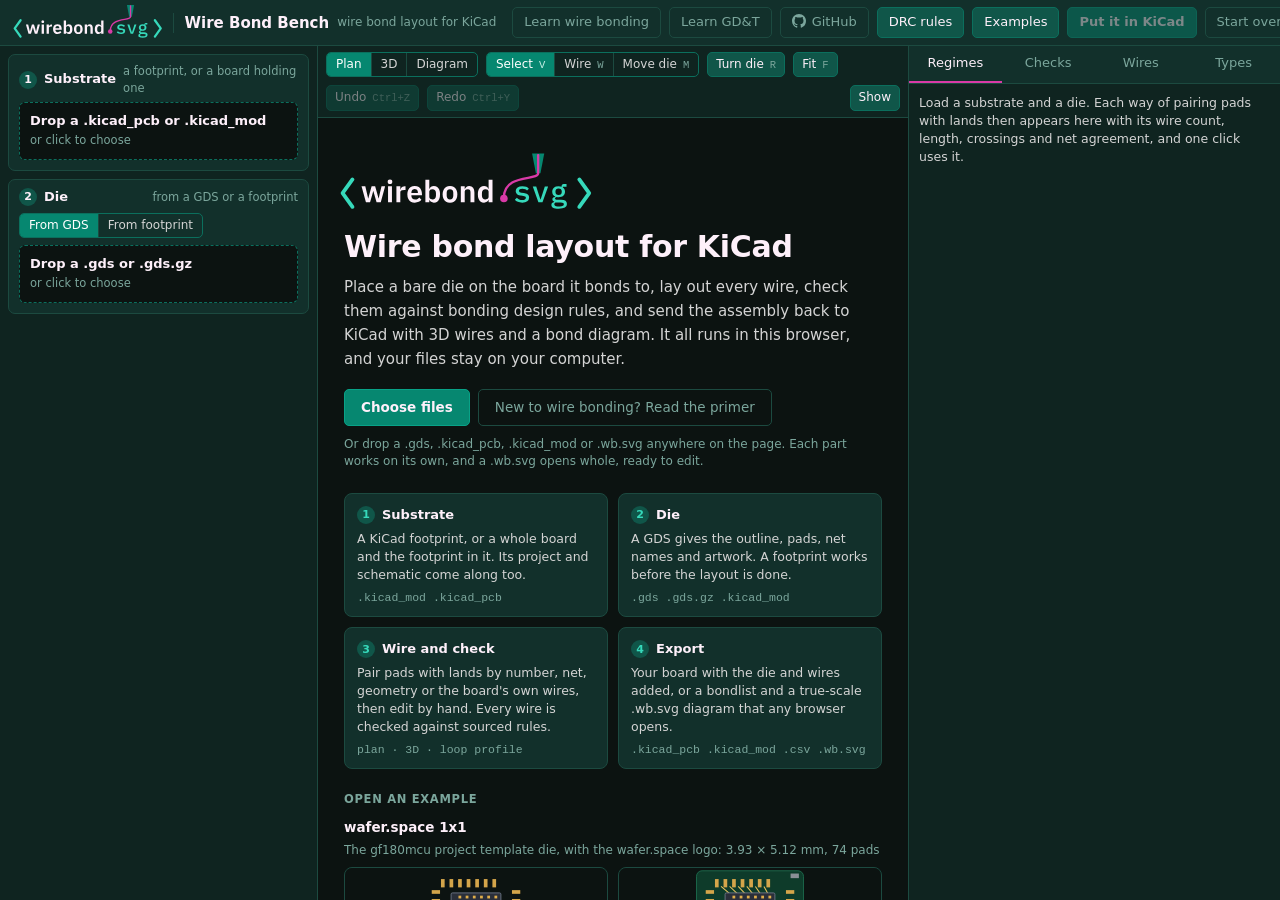
<file: app/index.html>
<!doctype html>
<!--
  Wire Bond Bench, the browser app of wirebond.svg: wire bond layout for KiCad.
  https://github.com/anfroholic/wirebond.svg
  (c) Andrew Wingate, MIT licence. The logo and icon are in brand/, and docs/logo/make_brand.py builds them.
-->
<html lang="en">
<head>
<meta charset="utf-8">
<meta name="viewport" content="width=device-width, initial-scale=1">
<title>Wire Bond Bench · wirebond.svg</title>
<meta name="description" content="Wire Bond Bench, from the wirebond.svg project: wire bond layout for KiCad. Place a bare die, lay out and check every wire, and write the assembly back to KiCad with 3D wires and a .wb.svg bond diagram.">
<meta name="application-name" content="Wire Bond Bench">
<meta name="author" content="Andrew Wingate">
<meta name="generator" content="wirebond.svg">
<meta name="theme-color" content="#068770">
<meta property="og:title" content="Wire Bond Bench · wirebond.svg">
<meta property="og:description" content="Wire bond layout for KiCad, in the browser. Part of wirebond.svg, a viewable wire bond exchange format.">
<meta property="og:url" content="https://anfroholic.github.io/wirebond.svg/app/">
<meta property="og:site_name" content="wirebond.svg">
<link rel="icon" type="image/svg+xml" href="brand/wirebond-icon.svg">
<link rel="apple-touch-icon" href="brand/wirebond-icon.svg">
<link rel="stylesheet" href="style.css">
</head>
<body>
<header id="top">
  <div class="brand"><a href="https://github.com/anfroholic/wirebond.svg" target="_blank" rel="noopener" data-tip="top:brand" class="logolink"><img class="logo" src="brand/wirebond-logo.svg" alt="wirebond.svg" width="151" height="38"></a><span class="app">Wire Bond Bench</span><span class="sub">wire bond layout for KiCad</span></div>
  <div id="busy" hidden><span id="busyText"></span><span class="bar"><i id="busyBar"></i></span></div>
  <div class="grow"></div>
  <a class="btn ghost" href="../docs/primer/wire-bonding-primer.html" target="_blank" rel="noopener" data-tip="top:primer" style="text-decoration:none">Learn wire bonding</a>
  <a class="btn ghost" href="../docs/primer/gdt.html" target="_blank" rel="noopener" data-tip="top:gdt" style="text-decoration:none">Learn GD&amp;T</a>
  <a class="btn ghost" href="https://github.com/anfroholic/wirebond.svg" target="_blank" rel="noopener" data-tip="top:repo" style="text-decoration:none"><svg class="gh" viewBox="0 0 16 16" width="14" height="14" aria-hidden="true"><path fill="currentColor" d="M8 0C3.58 0 0 3.58 0 8c0 3.54 2.29 6.53 5.47 7.59.4.07.55-.17.55-.38 0-.19-.01-.82-.01-1.49-2.01.37-2.53-.49-2.69-.94-.09-.23-.48-.94-.82-1.13-.28-.15-.68-.52-.01-.53.63-.01 1.08.58 1.23.82.72 1.21 1.87.87 2.33.66.07-.52.28-.87.51-1.07-1.78-.2-3.64-.89-3.64-3.95 0-.87.31-1.59.82-2.15-.08-.2-.36-1.02.08-2.12 0 0 .67-.21 2.2.82.64-.18 1.32-.27 2-.27.68 0 1.36.09 2 .27 1.53-1.04 2.2-.82 2.2-.82.44 1.1.16 1.92.08 2.12.51.56.82 1.27.82 2.15 0 3.07-1.87 3.75-3.65 3.95.29.25.54.73.54 1.48 0 1.07-.01 1.93-.01 2.2 0 .21.15.46.55.38A8.013 8.013 0 0016 8c0-4.42-3.58-8-8-8z"/></svg>GitHub</a>
  <button class="btn" data-act="openDrc" id="drcBtn">DRC rules</button>
  <div class="menuwrap">
    <button class="btn" data-act="menu" data-menu="sampleMenu">Examples</button>
    <div class="menu pad" id="sampleMenu" hidden></div>
  </div>
  <div class="menuwrap">
    <button class="btn primary" data-act="menu" data-menu="exportMenu" id="exportBtn">Put it in KiCad</button>
    <div class="menu right" id="exportMenu" hidden>
      <button data-act="export" data-what="board">Assembled board and 3D wires (.zip)<small>Your board plus the die, one footprint per wire, and the type library</small></button>
      <button data-act="export" data-what="fp">Die footprint (.kicad_mod)<small>Outline, numbered Fab pads and the artwork image. No copper.</small></button>
      <button data-act="export" data-what="fp3d">Die footprint with 3D model (.kicad_mod)<small>The same, with the die as a STEP embedded in it. One file, nothing to keep beside it.</small></button>
      <button data-act="export" data-what="kit">Die kit (.zip)<small>Footprint, schematic symbol, 3D stand-in and a JSON manifest</small></button>
      <button data-act="export" data-what="bond">Bondlist (.csv)<small>Every wire: ends, heights, type, length</small></button>
      <button data-act="export" data-what="svg">Bond diagram (.wb.svg)<small>True-scale drawing that is also the data: plan, side view, loop profiles</small></button>
    </div>
  </div>
  <button class="btn ghost" data-act="reset">Start over</button>
</header>

<main id="layout">
  <aside id="left"></aside>

  <section id="centre">
    <div id="toolbar">
      <div class="seg" role="group" aria-label="View">
        <button data-act="mode" data-mode="plan" class="on">Plan</button>
        <button data-act="mode" data-mode="3d">3D</button>
        <button data-act="mode" data-mode="diagram">Diagram</button>
      </div>
      <div class="seg" role="group" aria-label="Tool" id="tools">
        <button data-act="tool" data-tool="select" class="on">Select<kbd>V</kbd></button>
        <button data-act="tool" data-tool="wire">Wire<kbd>W</kbd></button>
        <button data-act="tool" data-tool="move">Move die<kbd>M</kbd></button>
      </div>
      <button class="btn small" data-act="rotate">Turn die<kbd>R</kbd></button>
      <button class="btn small" data-act="fit">Fit<kbd>F</kbd></button>
      <button class="btn small" data-act="undo" id="undoBtn" disabled>Undo<kbd>Ctrl+Z</kbd></button>
      <button class="btn small" data-act="redo" id="redoBtn" disabled>Redo<kbd>Ctrl+Y</kbd></button>
      <span id="diagTools" hidden>
        <span class="seg" role="group" aria-label="Diagram shows">
          <button data-act="diagPane" data-tab="picture" class="on">Drawing</button>
          <button data-act="diagPane" data-tab="both">Both</button>
          <button data-act="diagPane" data-tab="code">Code</button>
        </span>
        <span data-show="picture"><button class="btn small" data-act="diagZoom" data-what="out" aria-label="Zoom out">−</button><button class="btn small" data-act="diagZoom" data-what="in" aria-label="Zoom in">+</button></span>
        <label data-show="code" data-tip="diag:wrap"><input type="checkbox" id="diagWrap" data-tip="diag:wrap"> Wrap</label>
        <button class="btn small" data-act="diagCopy" id="diagCopyBtn">Copy code</button>
        <button class="btn small" data-act="diagDownload" id="diagDlBtn">Download .wb.svg</button>
      </span>
      <div class="grow"></div>
      <div class="menuwrap">
        <button class="btn small" data-act="menu" data-menu="showMenu">Show</button>
        <div class="menu right pad" id="showMenu" hidden></div>
      </div>
    </div>
    <div id="stage">
      <div class="canvasbox" id="planBox"><canvas id="plan"></canvas></div>
      <div class="canvasbox" id="tiltBox" hidden><canvas id="tilt"></canvas><div class="hint3d">Drag to orbit, right-drag to pan, scroll to zoom. Height <input id="zExag" type="range" min="1" max="5" step="0.5" value="1" aria-label="Height exaggeration" data-tip="zExag"> <output id="zExagOut" data-tip="zExagOut">1×</output></div></div>
      <div class="canvasbox" id="diagBox" hidden>
        <div id="diagPicture" class="diagpane"></div>
        <pre id="diagCode" class="diagpane" tabindex="0" hidden></pre>
        <div id="diagMsg" hidden></div>
        <div id="diagMeta" data-tip="diag:meta"></div>
      </div>
      <div id="coord"></div>
      <div id="dropHint" hidden><div>Drop files anywhere<small>.kicad_pcb, .kicad_mod, .gds or .gds.gz</small></div></div>
    </div>
    <div id="bottom">
      <div class="canvasbox" id="loopBox"><canvas id="loop"></canvas><span class="info loopinfo" role="button" tabindex="0" data-tip="loopView" aria-label="About the loop view">ⓘ</span></div>
      <div id="inspector"></div>
    </div>
    <div id="empty" hidden></div>
  </section>

  <aside id="right">
    <nav id="tabs">
      <button data-act="tab" data-tab="regimes" class="on">Regimes</button>
      <button data-act="tab" data-tab="checks">Checks</button>
      <button data-act="tab" data-tab="wires">Wires</button>
      <button data-act="tab" data-tab="types">Types</button>
    </nav>
    <div id="tabBody"></div>
  </aside>
</main>

<div id="tip" hidden></div>
<div id="uitip" popover="manual" role="tooltip"></div>
<div id="toasts" role="status" aria-live="polite"></div>
<input type="file" id="pickAny" hidden multiple accept=".kicad_pcb,.kicad_pro,.kicad_sch,.kicad_mod,.gds,.gds2,.gdsii,.gz">
<a id="dl" hidden></a>
<dialog id="drc" aria-labelledby="drcTitle"><div id="drcBody"></div></dialog>
<input type="file" id="pickRules" hidden accept=".json,application/json">
<script src="js/brand.js"></script>
<script src="js/kicad.js"></script>
<script src="js/gds.js"></script>
<script src="js/rules.js"></script>
<script src="js/model.js"></script>
<script src="js/step.js"></script>
<script src="js/seal.js"></script>
<script src="js/export.js"></script>
<script src="js/wbsvg.js"></script>
<script src="js/view.js"></script>
<script src="js/tips.js"></script>
<script src="js/app.js"></script>
</body>
</html>
</file>
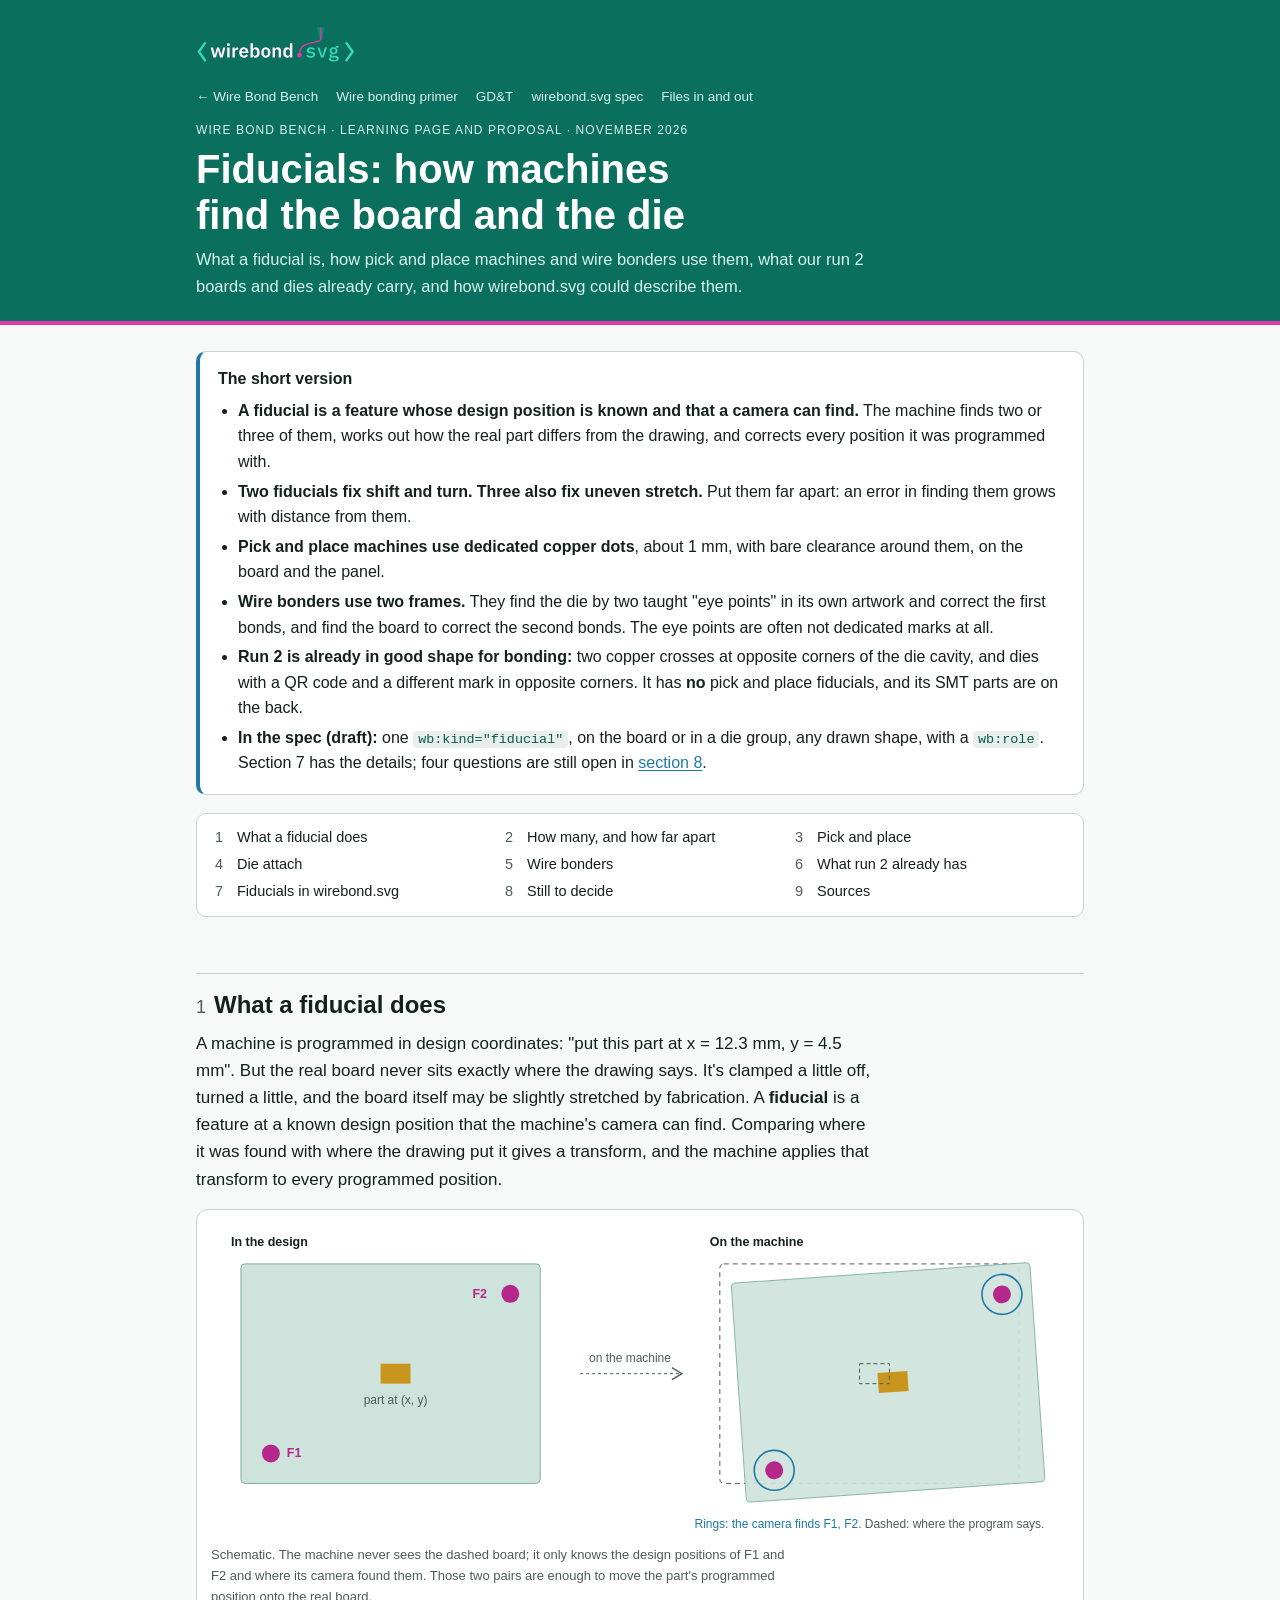
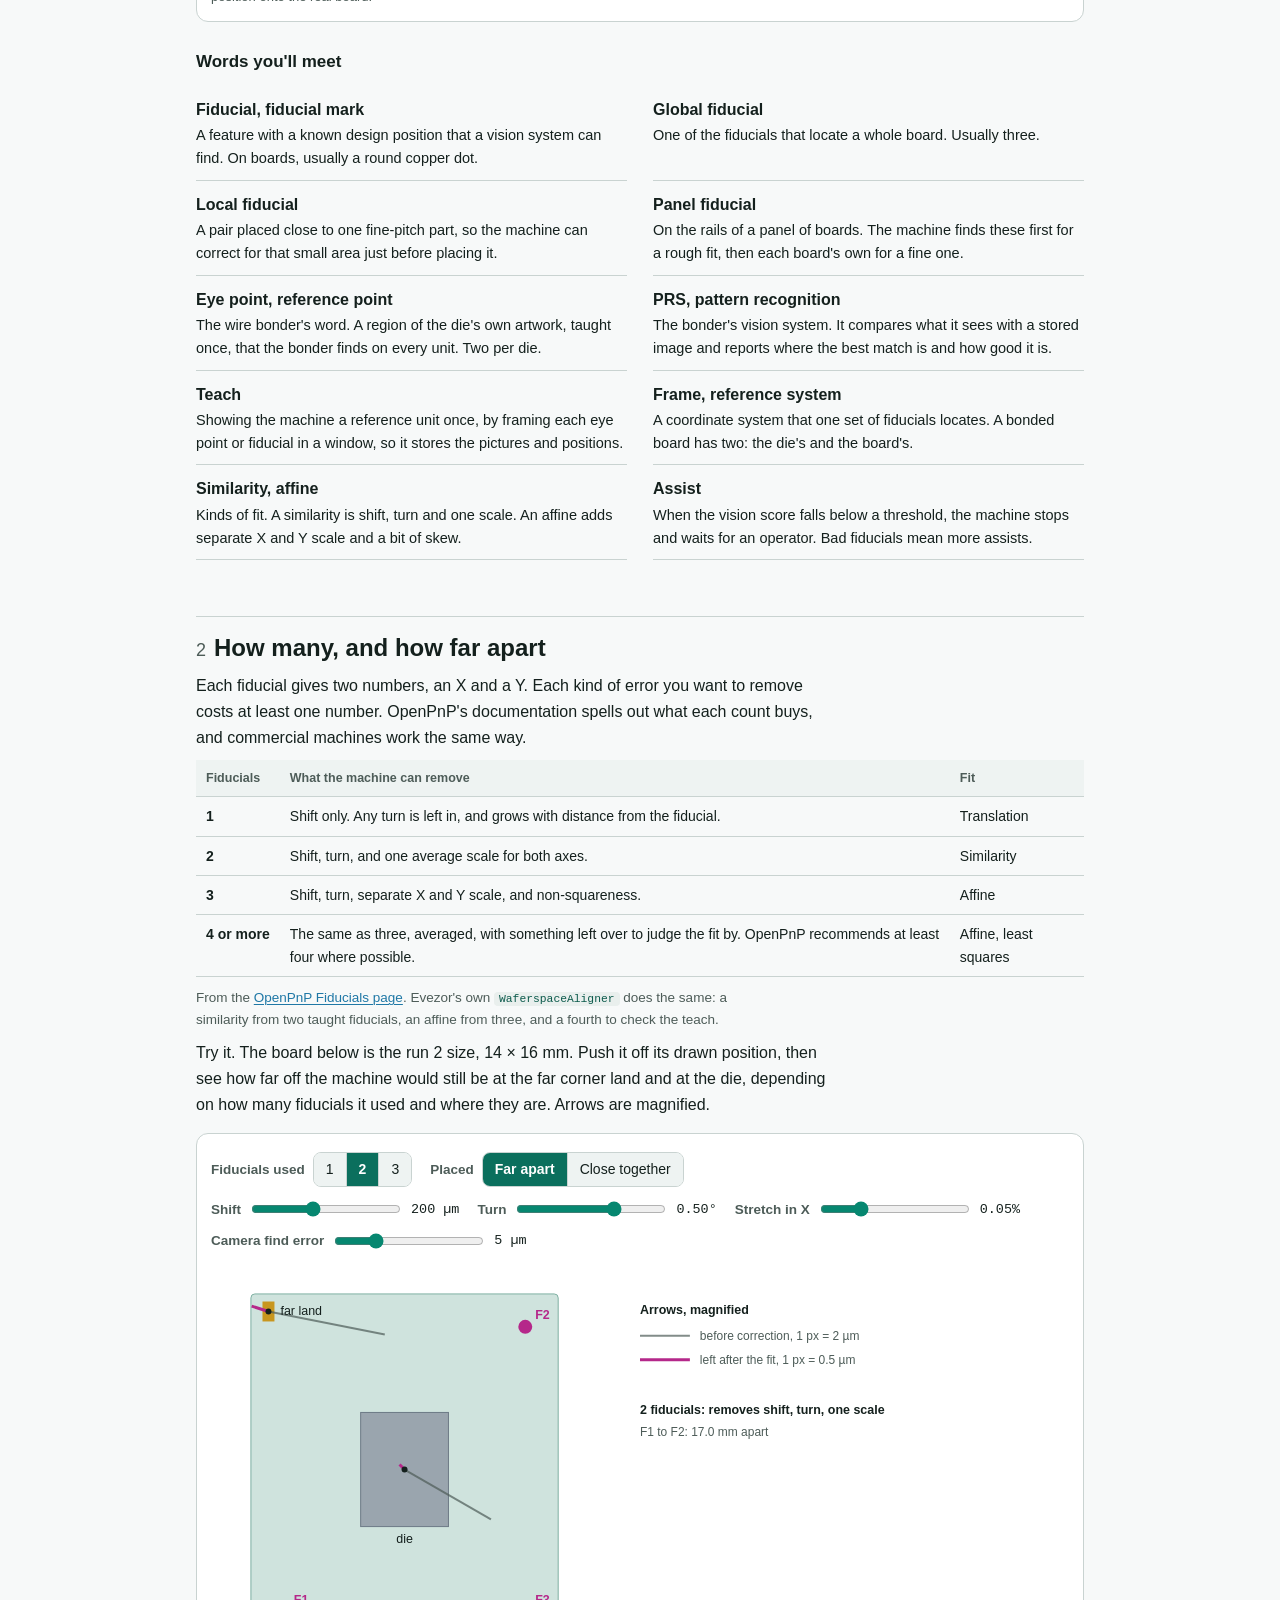
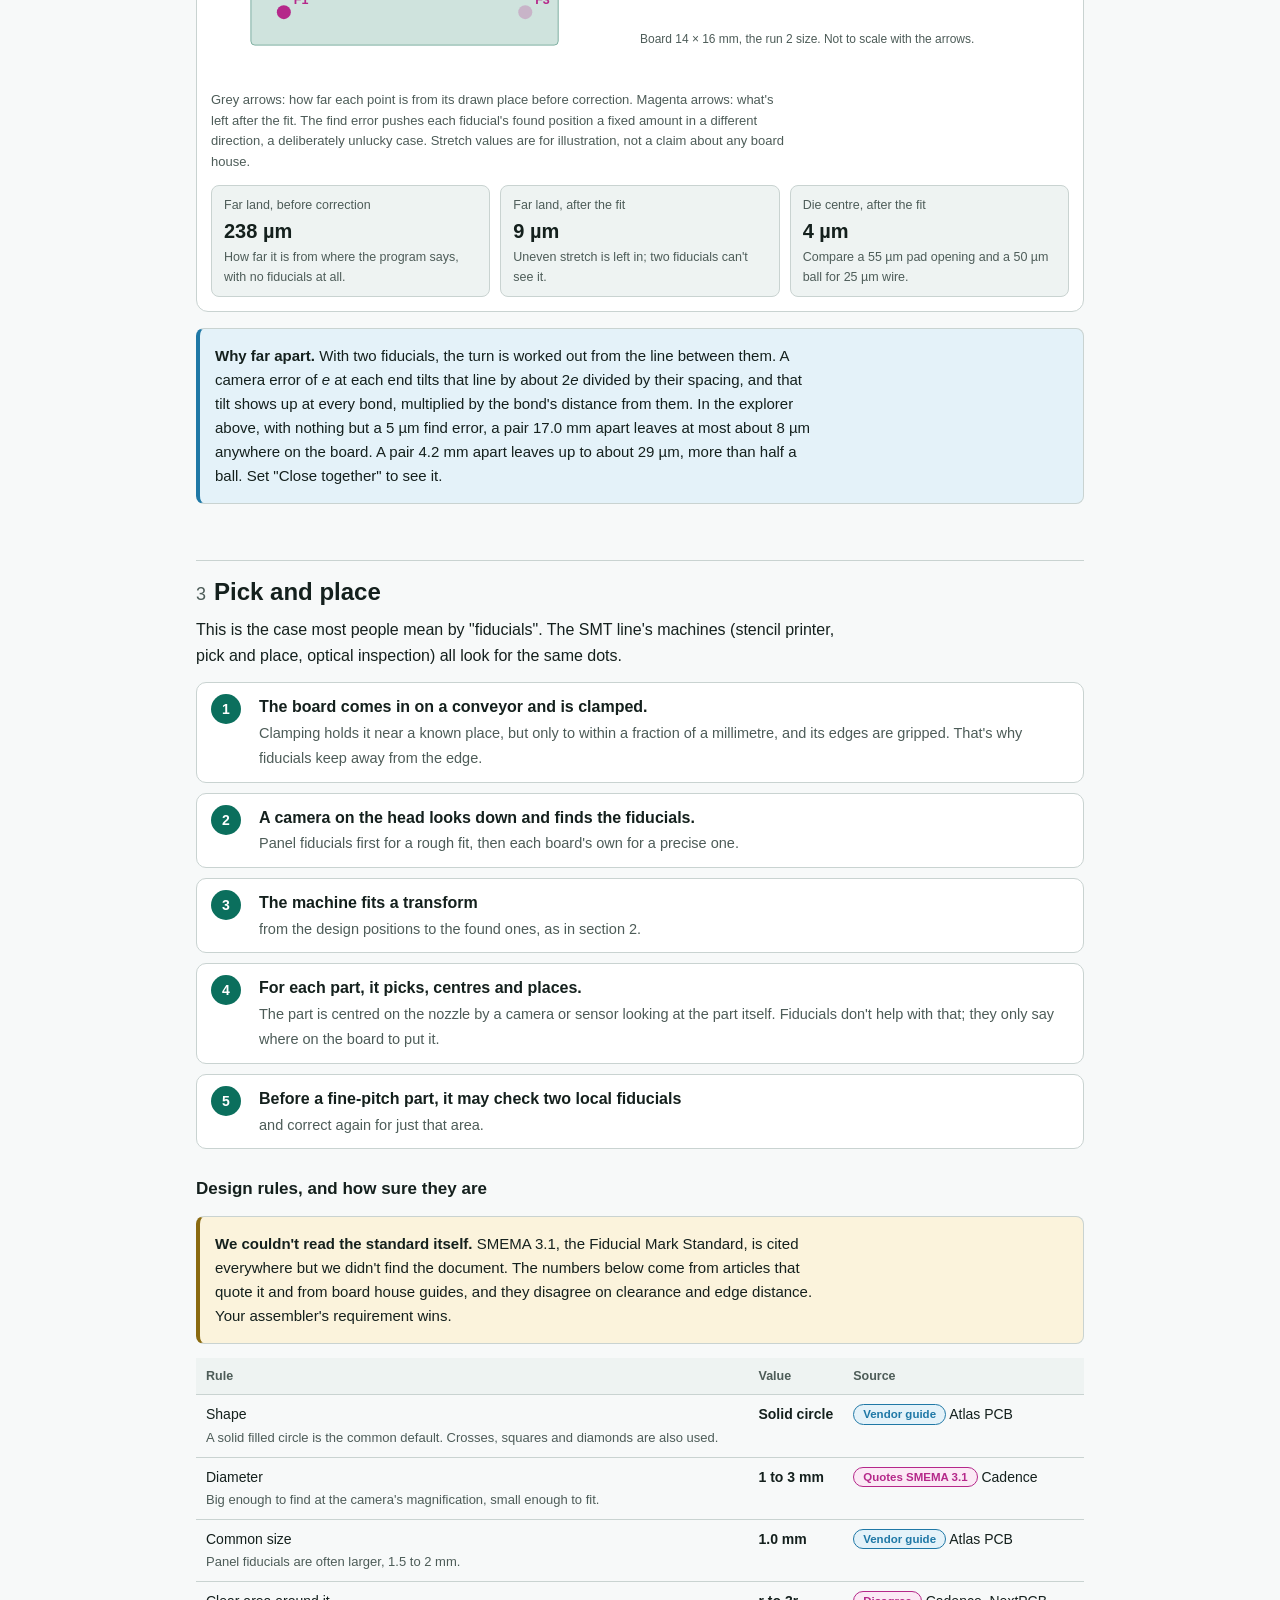
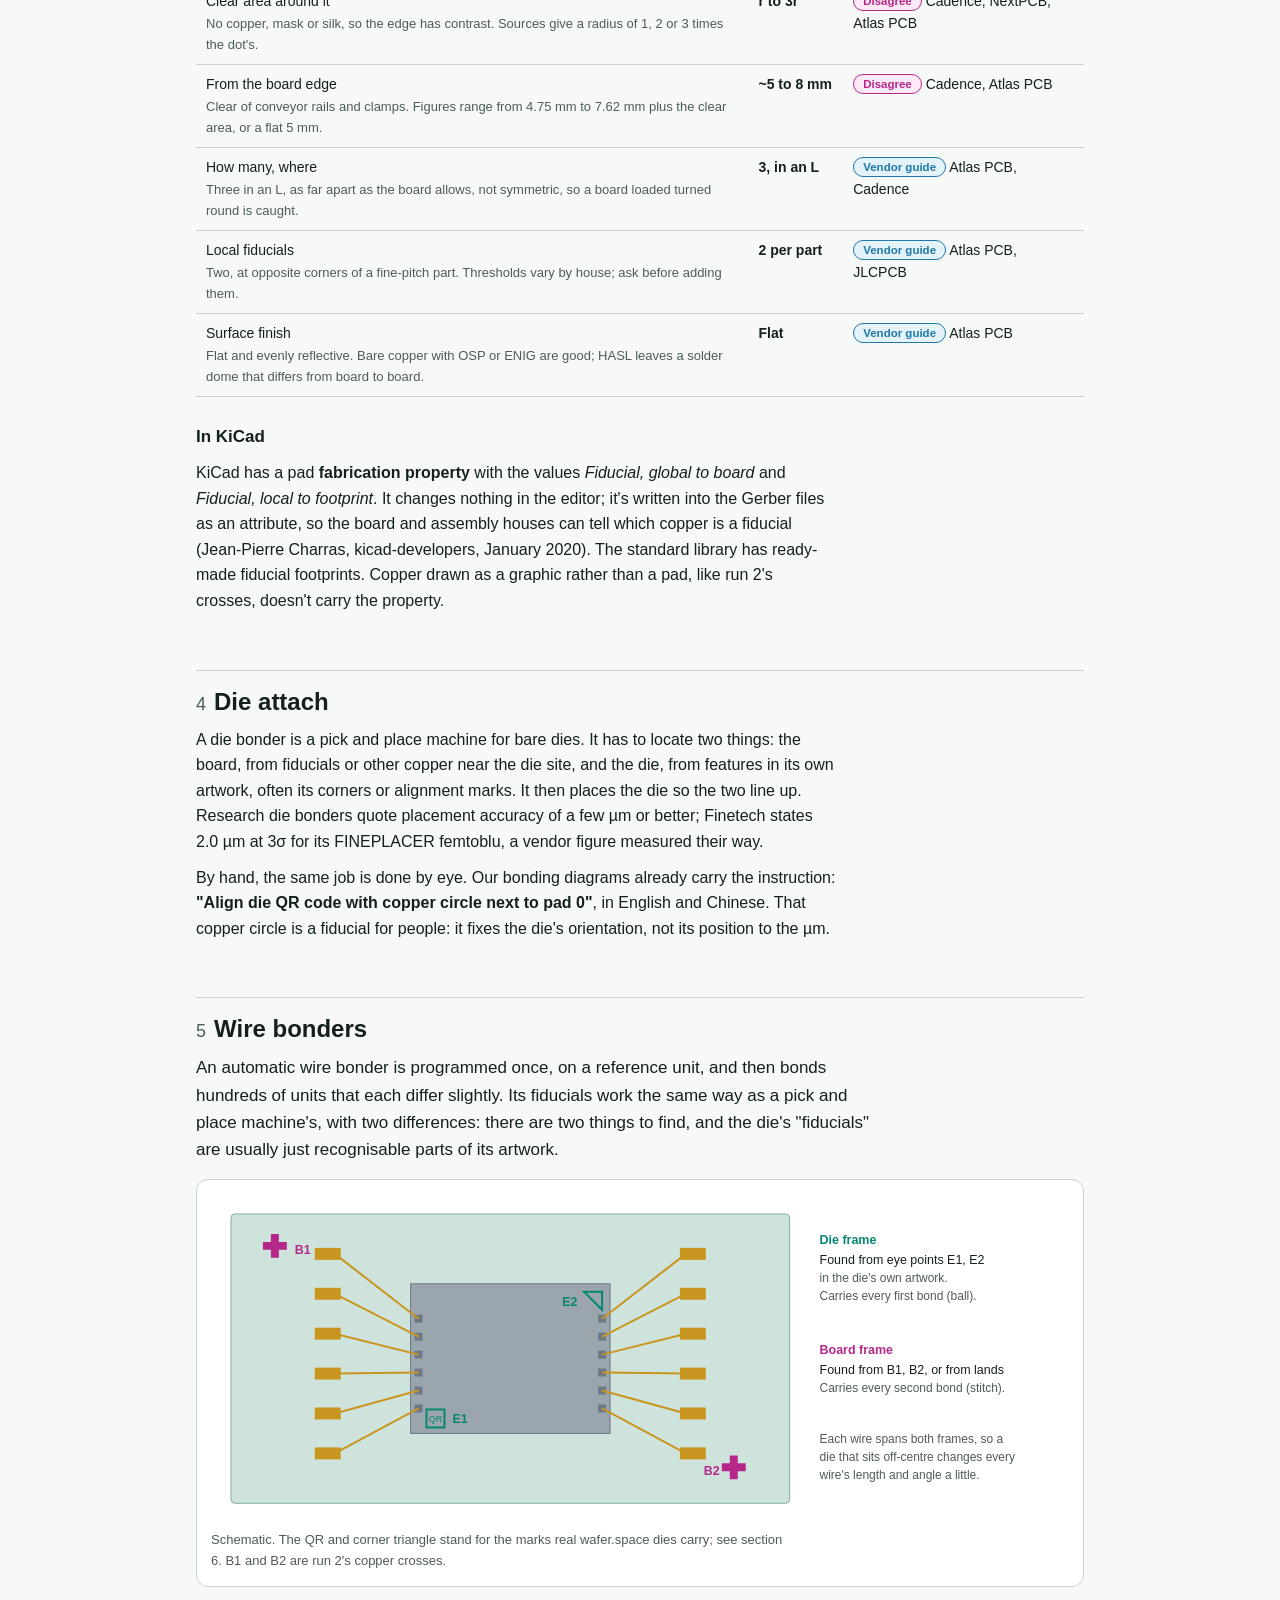
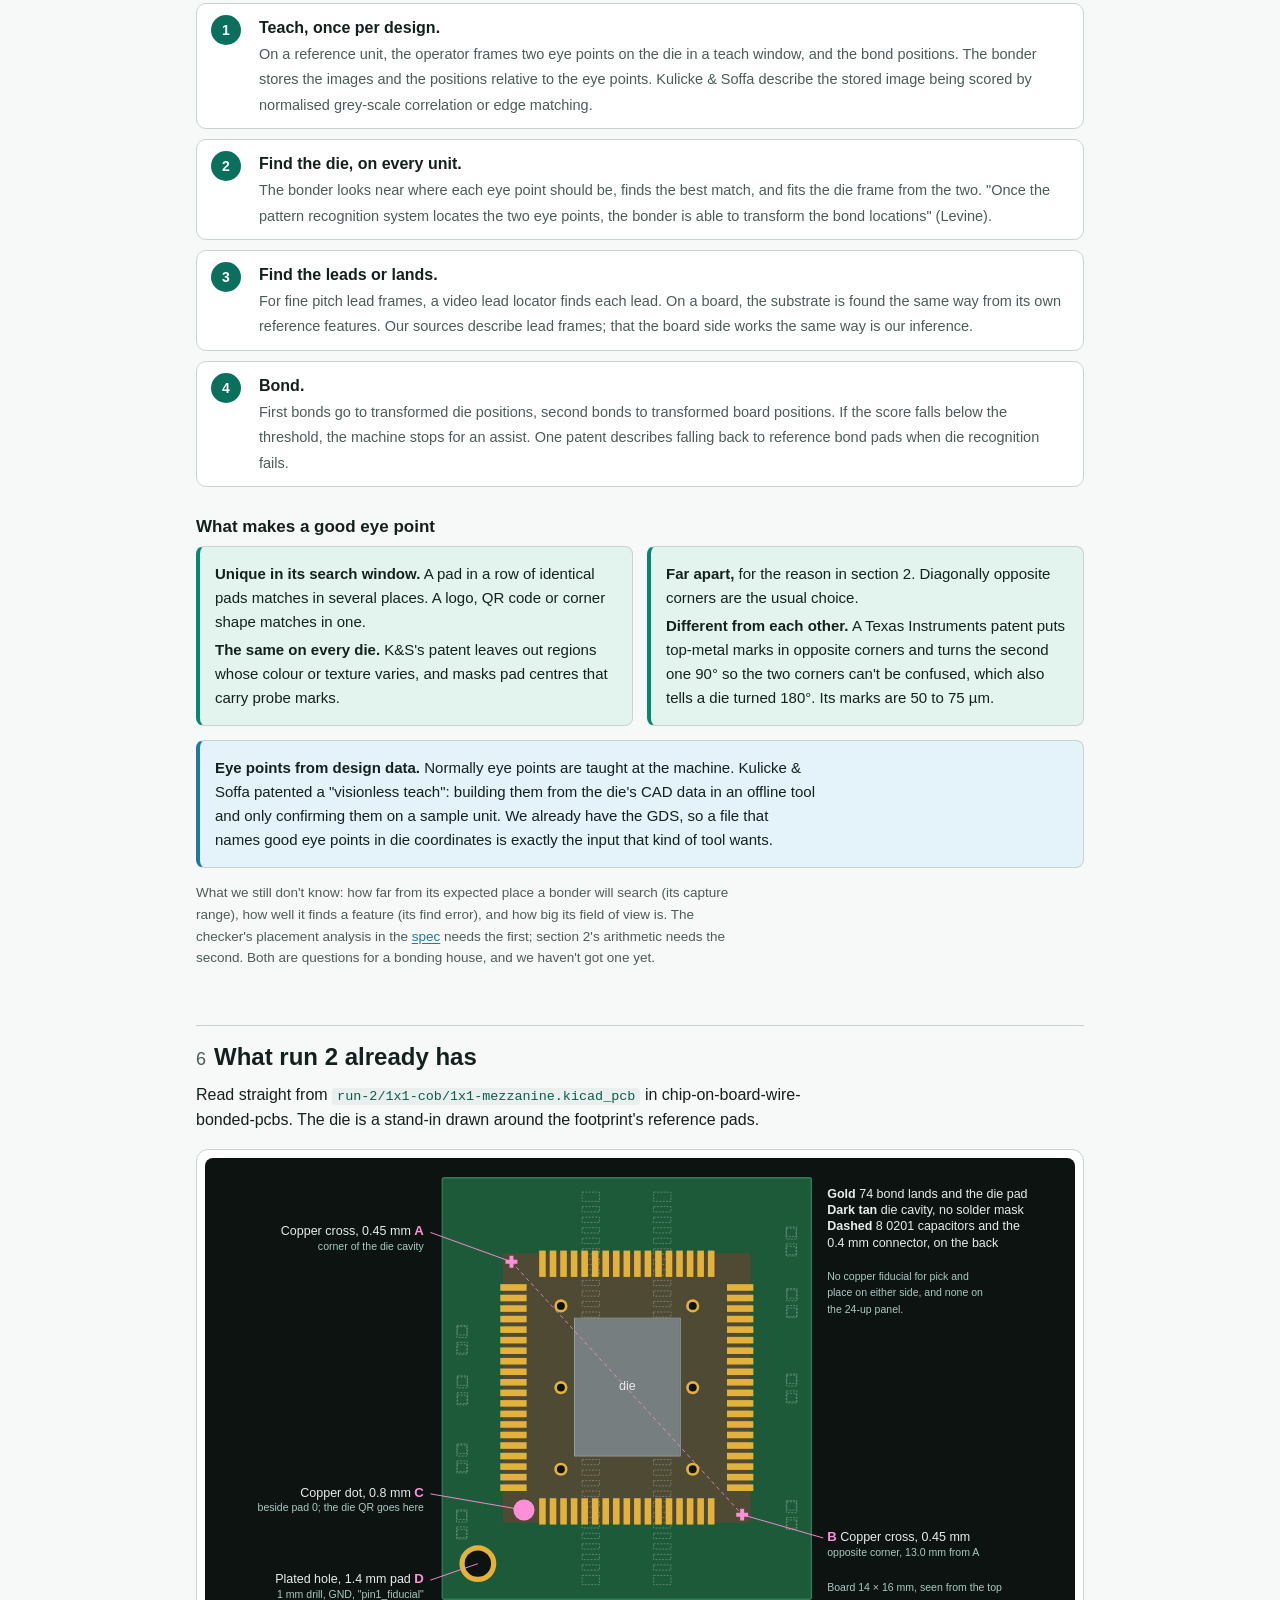
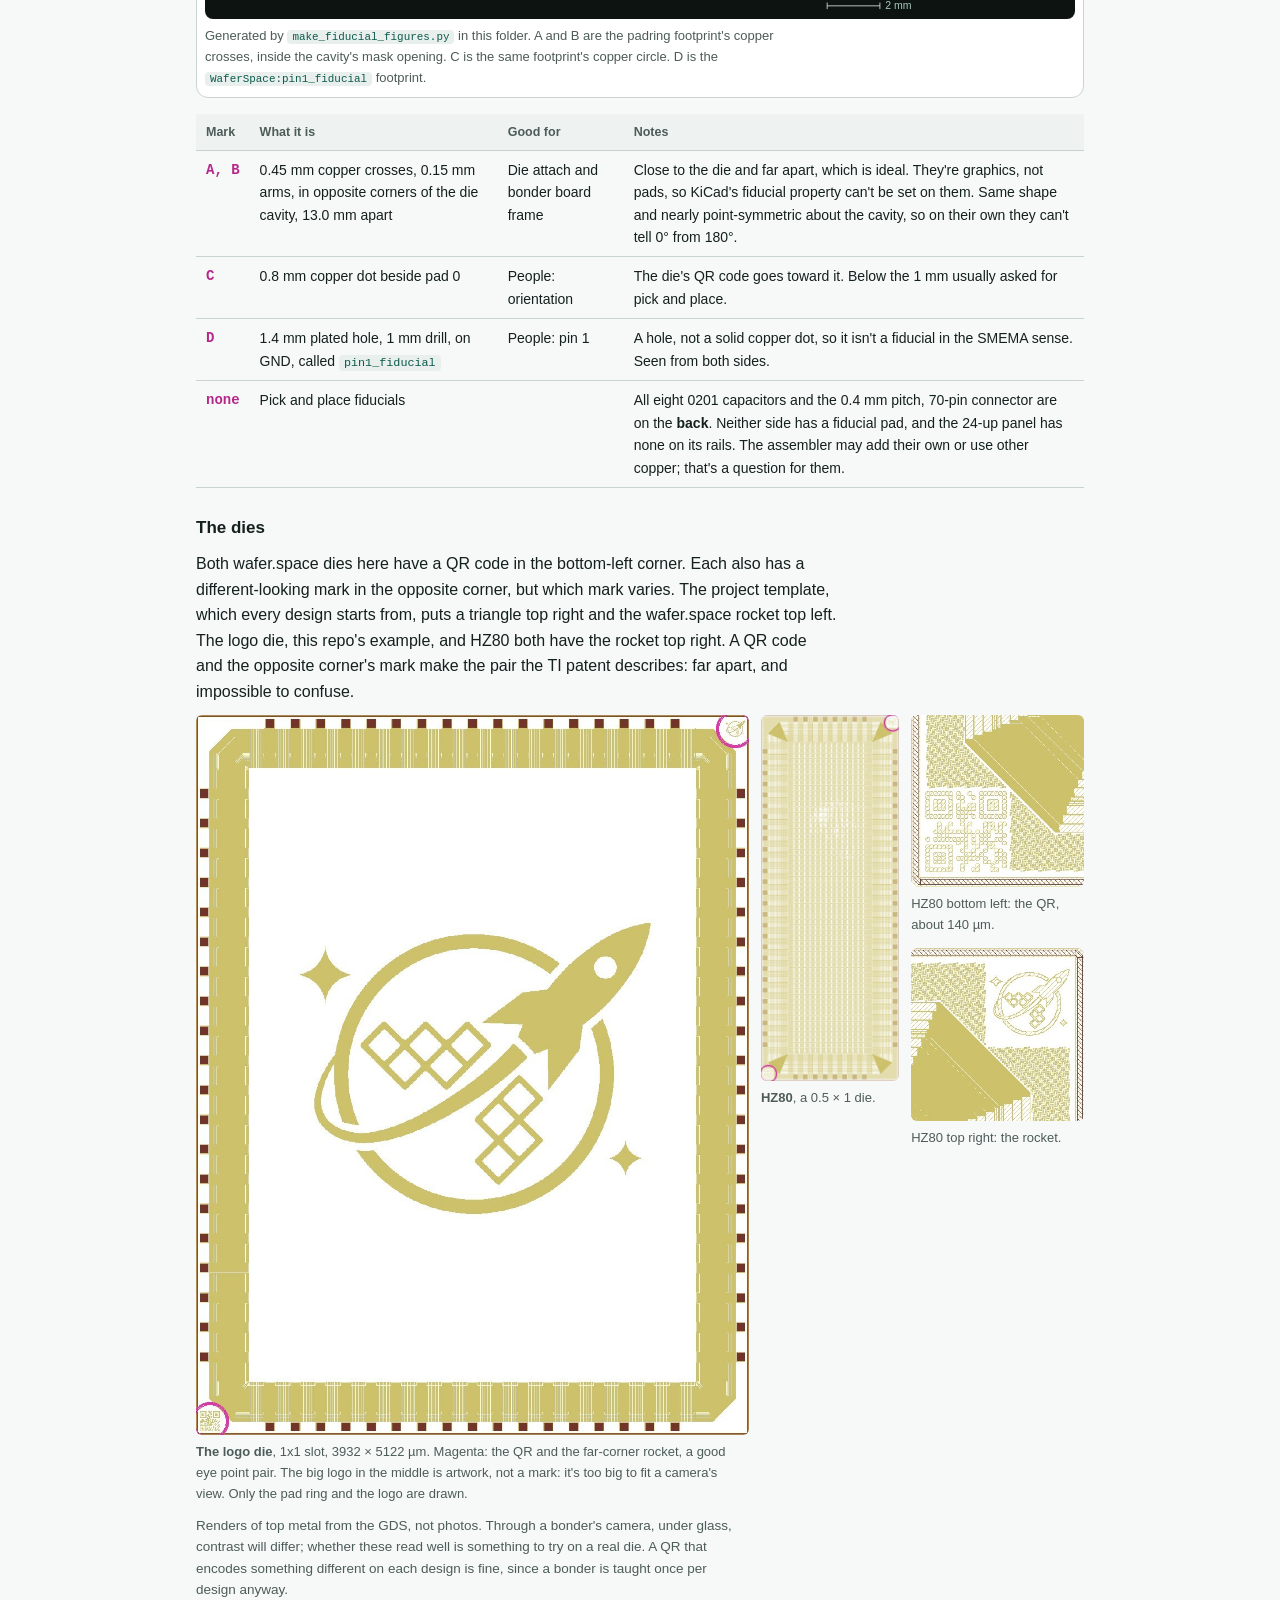
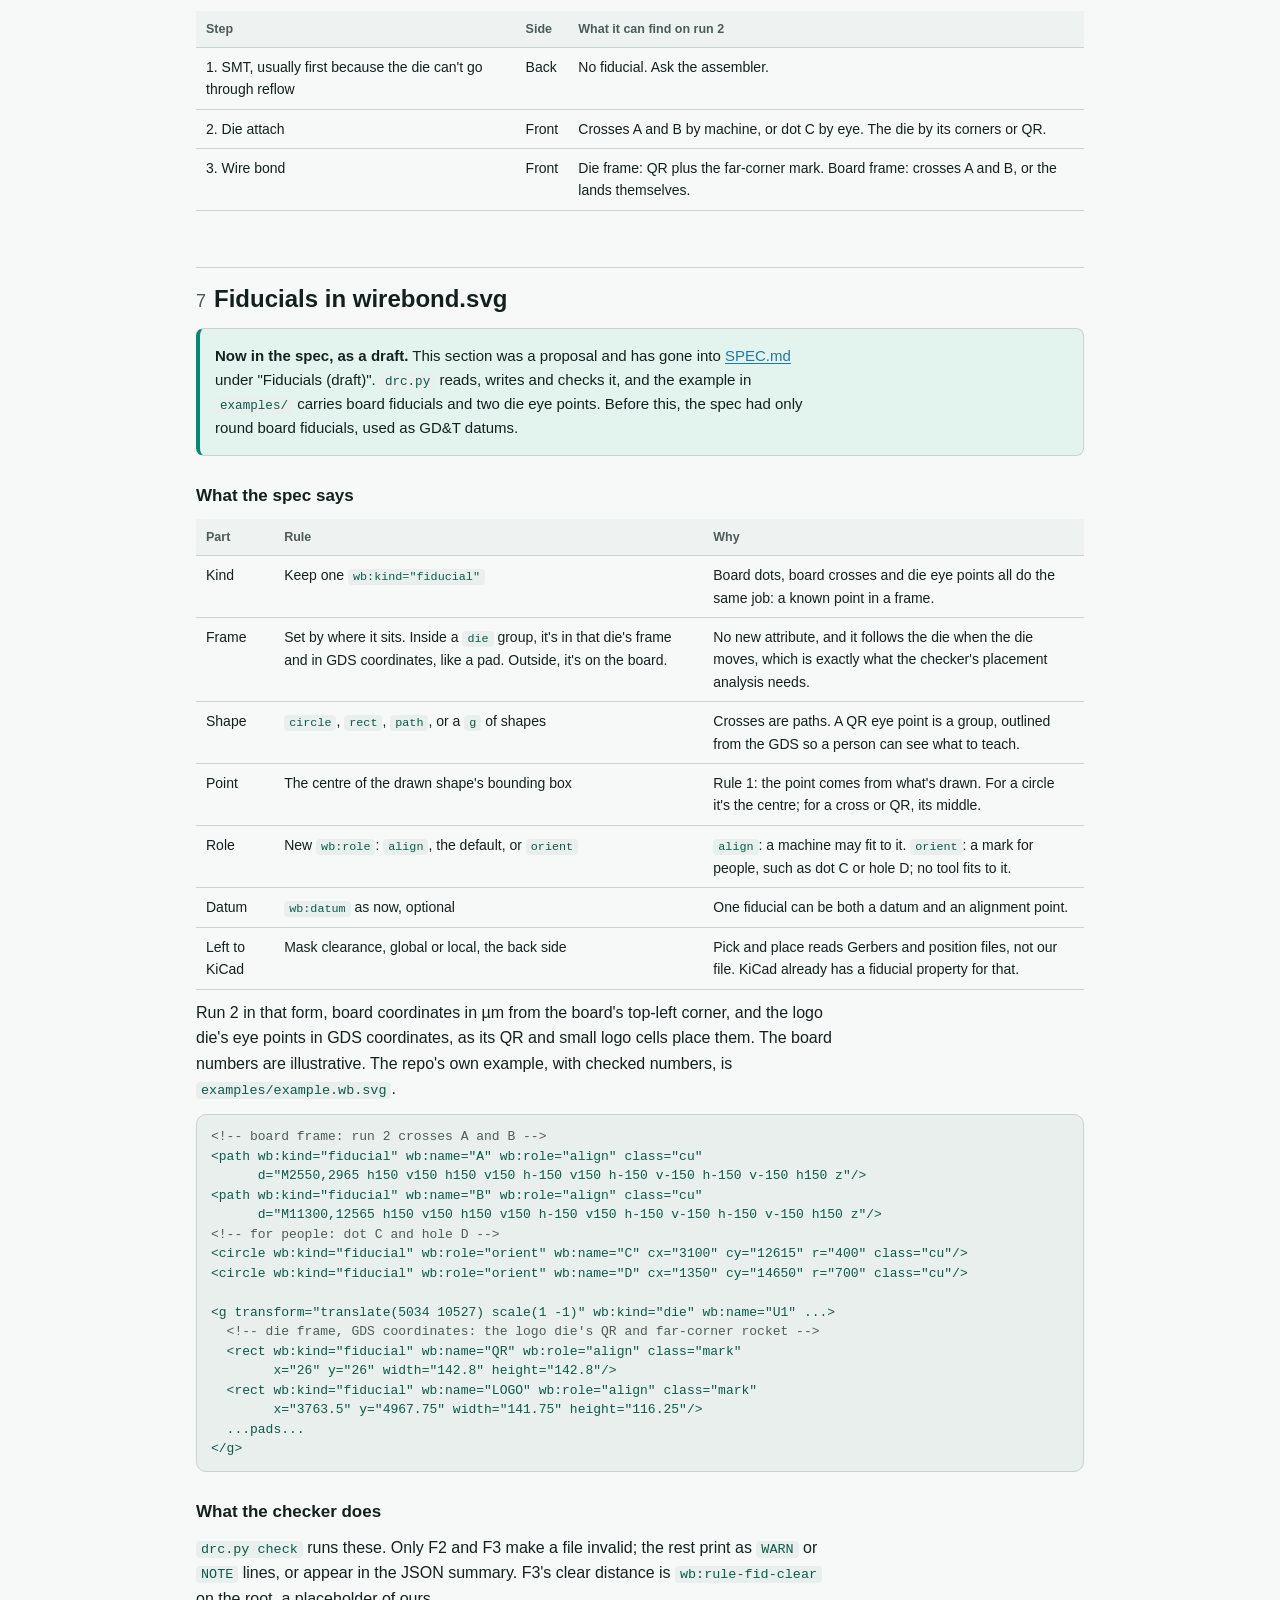
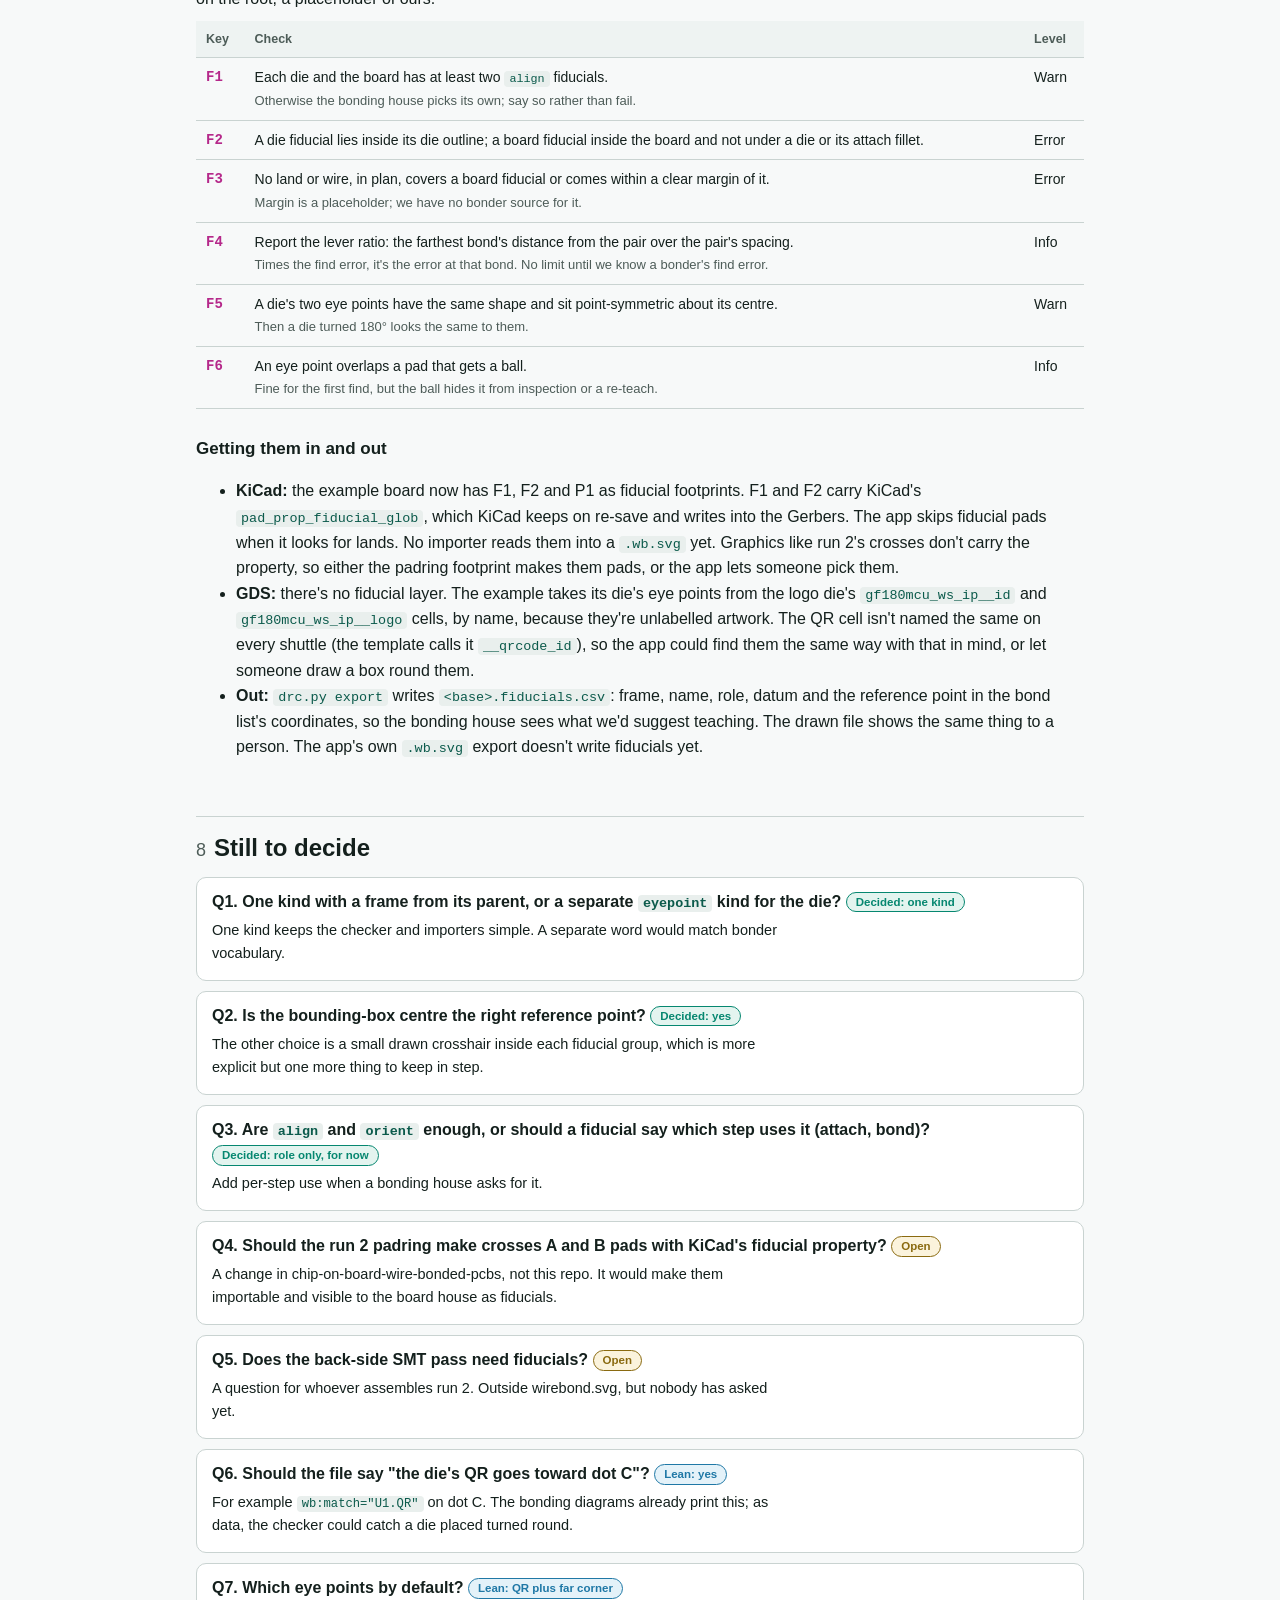
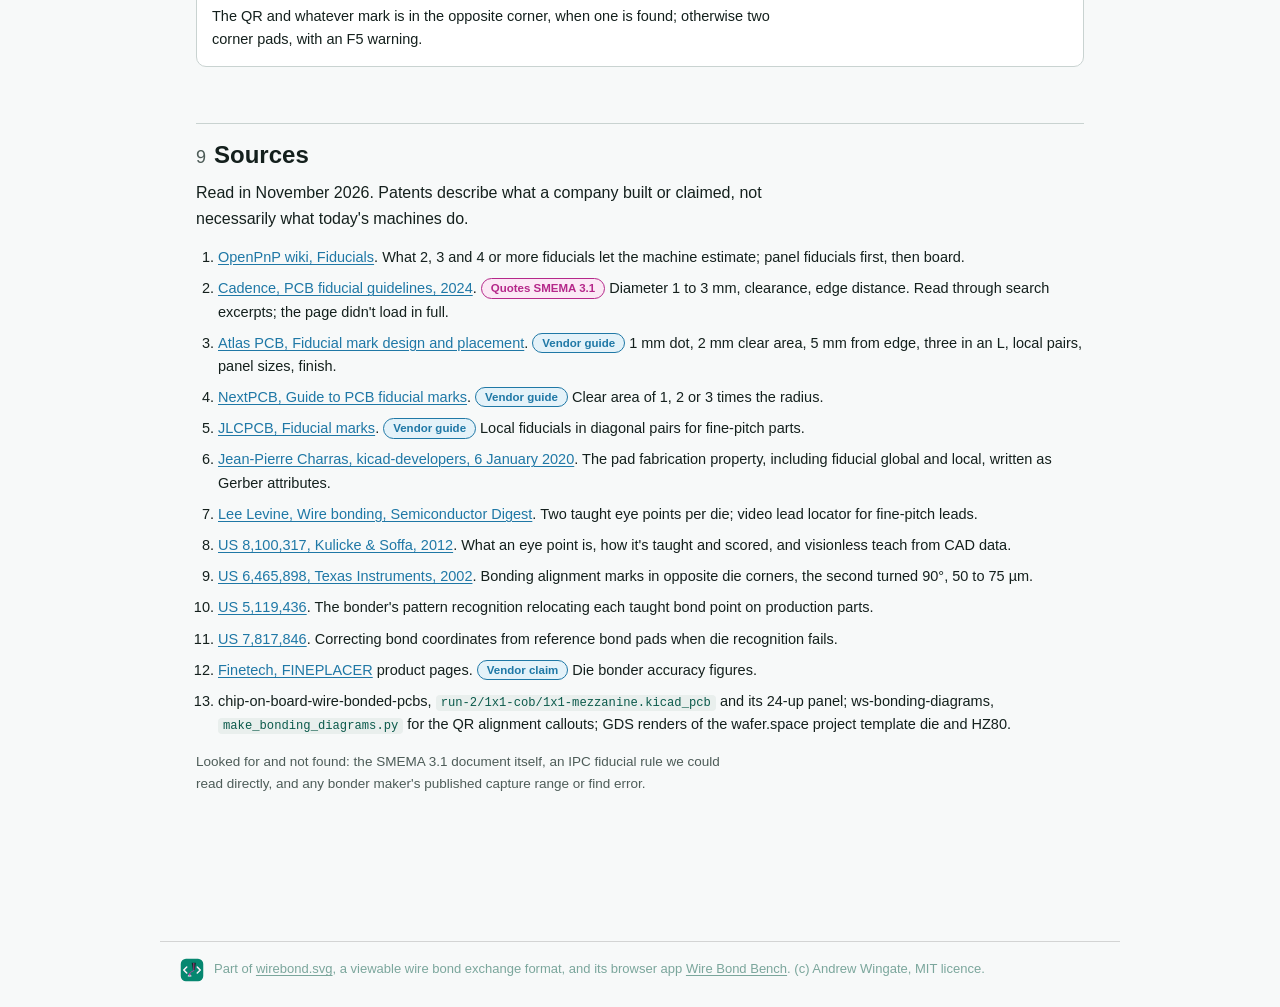
<file: docs/primer/fiducials.html>
<!doctype html>
<html lang="en">
<head>
<meta charset="utf-8">
<meta name="viewport" content="width=device-width, initial-scale=1">
<title>Fiducials Primer</title>
<link rel="icon" type="image/svg+xml" href="../../app/brand/wirebond-icon.svg">
<meta name="author" content="Andrew Wingate">
<meta name="generator" content="wirebond.svg">
<style>
/* Same house style as wire-bonding-primer.html: one reading column, Evezor palette, dark first. */
:root{
  color-scheme:dark;
  --bg:#262c2a; --panel:#12302b; --panel2:#0c1311; --line:#1b5c50;
  --txt:#e8eceb; --muted:#8fb5ac; --accent:#5bbbe6; --head:#0b6f5d; --head-txt:#ffffff; --head-sub:#d8f3ec;
  --green:#36d9bb; --green-bg:#0b3a31; --blue:#5bbbe6; --blue-bg:#10303f;
  --magenta:#e660bd; --magenta-bg:#3a1832; --amber:#e9c46a; --amber-bg:#3b3115;
  --si:#6d7a86; --si-edge:#9aa7b2; --board:#1d5a3a; --board-edge:#2f7d55; --gold:#e3b23c; --copper:#e07a4b;
  --code-bg:#04130a; --code-txt:#aff5b4;
  --f-body:Arial,Helvetica,sans-serif; --f-mono:ui-monospace,Menlo,Consolas,monospace;
}
@media (prefers-color-scheme: light){ :root:not([data-theme="dark"]){
  color-scheme:light;
  --bg:#f7f9f9; --panel:#ffffff; --panel2:#eef3f2; --line:#c9d3d1;
  --txt:#14201d; --muted:#4d5c58; --accent:#1f78a6; --head:#0b6f5d; --head-txt:#ffffff; --head-sub:#d8f3ec;
  --green:#068770; --green-bg:#e3f4ef; --blue:#1f78a6; --blue-bg:#e4f2f9;
  --magenta:#b5288a; --magenta-bg:#fbe9f5; --amber:#8a6a10; --amber-bg:#fbf3dc;
  --si:#9aa5ae; --si-edge:#6d7a86; --board:#cfe3dd; --board-edge:#7fb0a2; --gold:#c8961e; --copper:#c8602f;
  --code-bg:#e9efed; --code-txt:#0b5a4b;
}}
:root[data-theme="light"]{
  color-scheme:light;
  --bg:#f7f9f9; --panel:#ffffff; --panel2:#eef3f2; --line:#c9d3d1;
  --txt:#14201d; --muted:#4d5c58; --accent:#1f78a6; --head:#0b6f5d; --head-txt:#ffffff; --head-sub:#d8f3ec;
  --green:#068770; --green-bg:#e3f4ef; --blue:#1f78a6; --blue-bg:#e4f2f9;
  --magenta:#b5288a; --magenta-bg:#fbe9f5; --amber:#8a6a10; --amber-bg:#fbf3dc;
  --si:#9aa5ae; --si-edge:#6d7a86; --board:#cfe3dd; --board-edge:#7fb0a2; --gold:#c8961e; --copper:#c8602f;
  --code-bg:#e9efed; --code-txt:#0b5a4b;
}
*{box-sizing:border-box}
img{max-width:100%;height:auto}
[hidden]{display:none!important}
body{margin:0;background:var(--bg);color:var(--txt);font:16px/1.6 var(--f-body)}
a{color:var(--accent);text-decoration:underline;text-decoration-thickness:1px;text-underline-offset:2px}
a:focus-visible,button:focus-visible,input:focus-visible{outline:2px solid var(--magenta);outline-offset:2px}
code,.mono{font-family:var(--f-mono);font-size:.84em}
code{background:var(--code-bg);color:var(--code-txt);border-radius:4px;padding:1px 5px}
pre{background:var(--code-bg);color:var(--code-txt);border:1px solid var(--line);border-radius:10px;padding:12px 14px;overflow-x:auto;font:13px/1.5 var(--f-mono);margin:12px 0}
pre code{background:none;padding:0;font-size:inherit}
pre .c{color:var(--muted)}

.mast{background:var(--head);color:var(--head-txt);border-bottom:4px solid #d93aa7}
.wrap{max-width:920px;margin:0 auto;padding-left:max(16px,env(safe-area-inset-left,0px));padding-right:max(16px,env(safe-area-inset-right,0px))}
.mast .wrap{padding-block:26px 22px}
.eyebrow{font-size:12px;letter-spacing:.09em;text-transform:uppercase;color:var(--head-sub)}
h1{font-size:clamp(28px,5vw,40px);line-height:1.15;margin:6px 0 8px;text-wrap:balance}
.mast p{margin:0;color:var(--head-sub);max-width:680px;font-size:16.5px}
.sitenav{display:flex;flex-wrap:wrap;gap:6px 18px;font-size:13.5px;margin-bottom:14px}
.sitenav a{color:var(--head-sub);text-decoration:none}
.sitenav a:hover{color:#fff;text-decoration:underline}

main.wrap{padding-block:8px 96px}
h2{font-size:24px;line-height:1.25;margin:56px 0 4px;padding-top:16px;border-top:1px solid var(--line);text-wrap:balance}
h2 .k{color:var(--muted);font-weight:400;margin-right:8px;font-size:18px}
h3{font-size:17px;margin:26px 0 6px}
p{margin:10px 0;max-width:72ch}
.lede{font-size:17px}
.muted{color:var(--muted)} .small{font-size:13.5px}
figure{margin:16px 0}
figcaption,.cap{font-size:13px;color:var(--muted);margin-top:7px;max-width:80ch}
.tldr{background:var(--panel);border:1px solid var(--line);border-left:4px solid var(--accent);border-radius:10px;padding:14px 18px;margin:18px 0}
.tldr ul{margin:6px 0 0;padding-left:20px} .tldr li{margin:4px 0}
.callout{border:1px solid var(--line);border-left:4px solid var(--amber);background:var(--amber-bg);border-radius:8px;padding:11px 15px;margin:14px 0;font-size:15px}
.callout.info{border-left-color:var(--blue);background:var(--blue-bg)}
.callout.good{border-left-color:var(--green);background:var(--green-bg)}
.callout p{margin:4px 0}
nav.toc{display:grid;grid-template-columns:repeat(auto-fill,minmax(250px,1fr));gap:4px 20px;background:var(--panel);border:1px solid var(--line);border-radius:10px;padding:12px 18px;margin:18px 0;font-size:14.5px}
nav.toc a{color:var(--txt);text-decoration:none} nav.toc a:hover{color:var(--accent)}
nav.toc span{color:var(--muted);display:inline-block;width:22px}
.fig{background:var(--panel);border:1px solid var(--line);border-radius:12px;padding:14px;margin:16px 0}
.fig img{display:block;width:100%;border-radius:8px}
.scroll{overflow-x:auto}
.fig svg{display:block;width:100%;height:auto}
.fig svg.wide{min-width:620px}
.grid2{display:grid;grid-template-columns:repeat(auto-fit,minmax(min(100%,330px),1fr));gap:14px}
.grid2>*{min-width:0}
.dies{display:grid;grid-template-columns:minmax(0,3.2fr) minmax(0,.8fr) minmax(0,1fr);gap:12px;align-items:start}
.dies img{display:block;width:100%;border-radius:6px}
.dies .stack{display:grid;gap:12px}
@media (max-width:640px){ .dies{grid-template-columns:1fr 1fr} .dies>figure:first-child{grid-column:1/-1} }

.pill{display:inline-block;font-size:11.5px;font-weight:700;border-radius:999px;padding:0 9px;border:1px solid;white-space:nowrap;vertical-align:1px;line-height:1.6}
.t-std{color:var(--green);border-color:var(--green);background:var(--green-bg)}
.t-ven{color:var(--blue);border-color:var(--blue);background:var(--blue-bg)}
.t-sec{color:var(--magenta);border-color:var(--magenta);background:var(--magenta-bg)}
.t-ph{color:var(--amber);border-color:var(--amber);background:var(--amber-bg);border-style:dashed}
.t-our{color:var(--muted);border-color:var(--line);background:var(--panel2)}
.p-dec{color:var(--green);border-color:var(--green);background:var(--green-bg)}
.p-lean{color:var(--blue);border-color:var(--blue);background:var(--blue-bg)}
.p-open{color:var(--amber);border-color:var(--amber);background:var(--amber-bg)}

dl.gl{display:grid;grid-template-columns:repeat(auto-fit,minmax(min(100%,380px),1fr));gap:2px 26px;margin:12px 0}
dl.gl div{padding:9px 0;border-bottom:1px solid var(--line);min-width:0}
dl.gl dt{font-weight:700}
dl.gl dd{margin:2px 0 0;font-size:14.5px}

ol.steps{list-style:none;padding:0;margin:14px 0;display:grid;gap:10px;counter-reset:s}
ol.steps li{counter-increment:s;display:grid;grid-template-columns:36px minmax(0,1fr);gap:12px;align-items:start;background:var(--panel);border:1px solid var(--line);border-radius:10px;padding:11px 14px}
ol.steps li::before{content:counter(s);width:30px;height:30px;border-radius:50%;background:var(--head);color:#fff;display:flex;align-items:center;justify-content:center;font-weight:700;font-size:14px}
ol.steps b{display:block}
ol.steps span{font-size:14.5px;color:var(--muted)}

.tw{overflow-x:auto;margin:10px 0}
table{border-collapse:collapse;width:100%;font-size:14px}
th,td{border-bottom:1px solid var(--line);padding:8px 10px;text-align:left;vertical-align:top}
th{color:var(--muted);font-weight:600;font-size:12.5px;background:var(--panel2);white-space:nowrap}
td.key{font-family:var(--f-mono);font-weight:700;color:var(--magenta);white-space:nowrap}
td.val{white-space:nowrap;font-variant-numeric:tabular-nums;font-weight:700}
td .why{display:block;color:var(--muted);font-size:13px;margin-top:2px}

.ctl{display:flex;flex-wrap:wrap;gap:10px 18px;align-items:center;margin:4px 0 12px}
.ctl label,.ctl .lb{font-size:13.5px;color:var(--muted);font-weight:600}
.ctl .one{display:flex;gap:8px;align-items:center}
.seg{display:inline-flex;border:1px solid var(--line);border-radius:8px;overflow:hidden}
.seg button{font:inherit;font-size:14px;background:var(--panel2);color:var(--txt);border:0;border-right:1px solid var(--line);padding:5px 12px;cursor:pointer;font-variant-numeric:tabular-nums}
.seg button:last-child{border-right:0}
.seg button[aria-pressed="true"]{background:var(--head);color:#fff;font-weight:700}
input[type=range]{width:150px;accent-color:var(--green)}
.readout{display:grid;grid-template-columns:repeat(auto-fit,minmax(min(100%,240px),1fr));gap:10px;margin-top:12px}
.ro{background:var(--panel2);border:1px solid var(--line);border-radius:8px;padding:9px 12px;font-size:14px}
.ro .v{font-size:20px;font-weight:700;font-variant-numeric:tabular-nums}
.ro .s{color:var(--muted);font-size:12.5px}

.qs{display:grid;gap:10px;margin:14px 0}
.q{background:var(--panel);border:1px solid var(--line);border-radius:10px;padding:11px 15px}
.q b{display:block;margin-bottom:2px}
.q p{margin:4px 0;font-size:14.5px}
ol.src{padding-left:22px;font-size:14.5px} ol.src li{margin:8px 0}

svg text{font-family:var(--f-body);fill:var(--txt);font-size:13px}
svg .lbl{font-size:12.5px} svg .lblm{fill:var(--muted);font-size:12px} svg .key{fill:var(--magenta);font-weight:700;font-size:12.5px}
svg .board{fill:var(--board);stroke:var(--board-edge)}
svg .ghost{fill:none;stroke:var(--muted);stroke-dasharray:5 4}
svg .die{fill:var(--si);stroke:var(--si-edge)}
svg .fid{fill:var(--magenta)}
svg .land{fill:var(--gold)}
svg .lead{stroke:var(--muted);stroke-width:1;fill:none;stroke-dasharray:3 3}
svg .err0{stroke:var(--muted);stroke-width:2;fill:none;opacity:.7}
svg .err1{stroke:var(--magenta);stroke-width:3;fill:none}
svg .cam{fill:none;stroke:var(--accent);stroke-width:1.6}
svg .frame{fill:none;stroke-width:1.6}
.brandmark{display:inline-block;margin:0 0 12px}.brandmark img{display:block;height:40px;width:auto}.madewith{display:flex;align-items:center;gap:10px;max-width:960px;margin:40px auto 28px;padding:16px 20px 0;border-top:1px solid rgba(127,127,127,.3);font-size:13px;color:#7ba69c}.madewith img{width:24px;height:24px;flex:none}.madewith a{color:inherit}
</style>
</head>
<body>

<header class="mast">
  <div class="wrap">
    <a class="brandmark" href="https://github.com/anfroholic/wirebond.svg" title="wirebond.svg on GitHub"><img src="../../app/brand/wirebond-logo.svg" alt="wirebond.svg" width="160" height="40"></a>
    <nav class="sitenav" aria-label="Project pages">
      <a href="../../app/index.html">← Wire Bond Bench</a>
      <a href="wire-bonding-primer.html">Wire bonding primer</a>
      <a href="gdt.html">GD&amp;T</a>
      <a href="../../SPEC.md">wirebond.svg spec</a>
      <a href="files-in-and-out.html">Files in and out</a>
    </nav>
    <div class="eyebrow">Wire Bond Bench · learning page and proposal · November 2026</div>
    <h1>Fiducials: how machines find the board and the die</h1>
    <p>What a fiducial is, how pick and place machines and wire bonders use them, what our run 2 boards and dies already carry, and how wirebond.svg could describe them.</p>
  </div>
</header>

<main class="wrap">

<div class="tldr">
  <b>The short version</b>
  <ul>
    <li><b>A fiducial is a feature whose design position is known and that a camera can find.</b> The machine finds two or three of them, works out how the real part differs from the drawing, and corrects every position it was programmed with.</li>
    <li><b>Two fiducials fix shift and turn. Three also fix uneven stretch.</b> Put them far apart: an error in finding them grows with distance from them.</li>
    <li><b>Pick and place machines use dedicated copper dots</b>, about 1 mm, with bare clearance around them, on the board and the panel.</li>
    <li><b>Wire bonders use two frames.</b> They find the die by two taught "eye points" in its own artwork and correct the first bonds, and find the board to correct the second bonds. The eye points are often not dedicated marks at all.</li>
    <li><b>Run 2 is already in good shape for bonding:</b> two copper crosses at opposite corners of the die cavity, and dies with a QR code and a different mark in opposite corners. It has <b>no</b> pick and place fiducials, and its SMT parts are on the back.</li>
    <li><b>In the spec (draft):</b> one <code>wb:kind="fiducial"</code>, on the board or in a die group, any drawn shape, with a <code>wb:role</code>. Section 7 has the details; four questions are still open in <a href="#decide">section 8</a>.</li>
  </ul>
</div>

<nav class="toc" aria-label="Contents">
  <a href="#what"><span>1</span>What a fiducial does</a>
  <a href="#count"><span>2</span>How many, and how far apart</a>
  <a href="#pnp"><span>3</span>Pick and place</a>
  <a href="#attach"><span>4</span>Die attach</a>
  <a href="#bonder"><span>5</span>Wire bonders</a>
  <a href="#run2"><span>6</span>What run 2 already has</a>
  <a href="#format"><span>7</span>Fiducials in wirebond.svg</a>
  <a href="#decide"><span>8</span>Still to decide</a>
  <a href="#sources"><span>9</span>Sources</a>
</nav>

<!-- 1 -->
<h2 id="what"><span class="k">1</span>What a fiducial does</h2>
<p class="lede">A machine is programmed in design coordinates: "put this part at x = 12.3 mm, y = 4.5 mm". But the real board never sits exactly where the drawing says. It's clamped a little off, turned a little, and the board itself may be slightly stretched by fabrication. A <b>fiducial</b> is a feature at a known design position that the machine's camera can find. Comparing where it was found with where the drawing put it gives a transform, and the machine applies that transform to every programmed position.</p>

<div class="fig scroll">
<svg class="wide" viewBox="0 0 860 315" role="img" aria-labelledby="whatT">
  <title id="whatT">Left, a board as drawn with two fiducials. Right, the same board on the machine, shifted and turned, with a camera finding each fiducial and the programmed part position moved to match.</title>
  <text x="20" y="22" class="lbl" font-weight="700">In the design</text>
  <rect class="board" x="30" y="40" width="300" height="220" rx="4"/>
  <circle class="fid" cx="60" cy="230" r="9"/><circle class="fid" cx="300" cy="70" r="9"/>
  <text x="76" y="234" class="key">F1</text><text x="262" y="74" class="key">F2</text>
  <rect class="land" x="170" y="140" width="30" height="20"/>
  <text x="185" y="180" text-anchor="middle" class="lblm">part at (x, y)</text>
  <path class="lead" d="M370,150 L470,150"/><path d="M462,144 L472,150 L462,156" fill="none" stroke="var(--muted)" stroke-width="1.4"/>
  <text x="420" y="138" text-anchor="middle" class="lblm">on the machine</text>

  <text x="500" y="22" class="lbl" font-weight="700">On the machine</text>
  <rect class="ghost" x="510" y="40" width="300" height="220" rx="4"/>
  <g transform="rotate(-4 660 150) translate(18 10)">
    <rect class="board" x="510" y="40" width="300" height="220" rx="4" opacity=".92"/>
    <circle class="fid" cx="540" cy="230" r="9"/><circle class="fid" cx="780" cy="70" r="9"/>
    <circle class="cam" cx="540" cy="230" r="20"/><circle class="cam" cx="780" cy="70" r="20"/>
    <rect class="land" x="650" y="140" width="30" height="20"/>
  </g>
  <rect x="650" y="140" width="30" height="20" fill="none" stroke="var(--muted)" stroke-dasharray="4 3"/>
  <text x="660" y="305" text-anchor="middle" class="lblm"><tspan style="fill:var(--accent)">Rings: the camera finds F1, F2.</tspan> Dashed: where the program says.</text>
</svg>
<div class="cap">Schematic. The machine never sees the dashed board; it only knows the design positions of F1 and F2 and where its camera found them. Those two pairs are enough to move the part's programmed position onto the real board.</div>
</div>

<h3>Words you'll meet</h3>
<dl class="gl">
  <div><dt>Fiducial, fiducial mark</dt><dd>A feature with a known design position that a vision system can find. On boards, usually a round copper dot.</dd></div>
  <div><dt>Global fiducial</dt><dd>One of the fiducials that locate a whole board. Usually three.</dd></div>
  <div><dt>Local fiducial</dt><dd>A pair placed close to one fine-pitch part, so the machine can correct for that small area just before placing it.</dd></div>
  <div><dt>Panel fiducial</dt><dd>On the rails of a panel of boards. The machine finds these first for a rough fit, then each board's own for a fine one.</dd></div>
  <div><dt>Eye point, reference point</dt><dd>The wire bonder's word. A region of the die's own artwork, taught once, that the bonder finds on every unit. Two per die.</dd></div>
  <div><dt>PRS, pattern recognition</dt><dd>The bonder's vision system. It compares what it sees with a stored image and reports where the best match is and how good it is.</dd></div>
  <div><dt>Teach</dt><dd>Showing the machine a reference unit once, by framing each eye point or fiducial in a window, so it stores the pictures and positions.</dd></div>
  <div><dt>Frame, reference system</dt><dd>A coordinate system that one set of fiducials locates. A bonded board has two: the die's and the board's.</dd></div>
  <div><dt>Similarity, affine</dt><dd>Kinds of fit. A similarity is shift, turn and one scale. An affine adds separate X and Y scale and a bit of skew.</dd></div>
  <div><dt>Assist</dt><dd>When the vision score falls below a threshold, the machine stops and waits for an operator. Bad fiducials mean more assists.</dd></div>
</dl>

<!-- 2 -->
<h2 id="count"><span class="k">2</span>How many, and how far apart</h2>
<p>Each fiducial gives two numbers, an X and a Y. Each kind of error you want to remove costs at least one number. OpenPnP's documentation spells out what each count buys, and commercial machines work the same way.</p>
<div class="tw"><table>
  <thead><tr><th>Fiducials</th><th>What the machine can remove</th><th>Fit</th></tr></thead>
  <tbody>
    <tr><td class="val">1</td><td>Shift only. Any turn is left in, and grows with distance from the fiducial.</td><td>Translation</td></tr>
    <tr><td class="val">2</td><td>Shift, turn, and one average scale for both axes.</td><td>Similarity</td></tr>
    <tr><td class="val">3</td><td>Shift, turn, separate X and Y scale, and non-squareness.</td><td>Affine</td></tr>
    <tr><td class="val">4 or more</td><td>The same as three, averaged, with something left over to judge the fit by. OpenPnP recommends at least four where possible.</td><td>Affine, least squares</td></tr>
  </tbody>
</table></div>
<p class="small muted">From the <a href="https://github.com/openpnp/openpnp/wiki/Fiducials">OpenPnP Fiducials page</a>. Evezor's own <code>WaferspaceAligner</code> does the same: a similarity from two taught fiducials, an affine from three, and a fourth to check the teach.</p>

<p>Try it. The board below is the run 2 size, 14 × 16 mm. Push it off its drawn position, then see how far off the machine would still be at the far corner land and at the die, depending on how many fiducials it used and where they are. Arrows are magnified.</p>

<div class="fig">
  <div class="ctl">
    <div class="one"><span class="lb" id="nLbl">Fiducials used</span>
      <div class="seg" role="group" aria-labelledby="nLbl" id="nSeg">
        <button type="button" data-n="1" aria-pressed="false">1</button>
        <button type="button" data-n="2" aria-pressed="true">2</button>
        <button type="button" data-n="3" aria-pressed="false">3</button>
      </div></div>
    <div class="one"><span class="lb" id="layLbl">Placed</span>
      <div class="seg" role="group" aria-labelledby="layLbl" id="laySeg">
        <button type="button" data-l="far" aria-pressed="true">Far apart</button>
        <button type="button" data-l="near" aria-pressed="false">Close together</button>
      </div></div>
  </div>
  <div class="ctl">
    <div class="one"><label for="sh">Shift</label><input type="range" id="sh" min="0" max="500" step="10" value="200"><span class="mono num" id="shO"></span></div>
    <div class="one"><label for="tu">Turn</label><input type="range" id="tu" min="-1.5" max="1.5" step="0.05" value="0.5"><span class="mono num" id="tuO"></span></div>
    <div class="one"><label for="st">Stretch in X</label><input type="range" id="st" min="0" max="0.2" step="0.01" value="0.05"><span class="mono num" id="stO"></span></div>
    <div class="one"><label for="fe">Camera find error</label><input type="range" id="fe" min="0" max="20" step="1" value="5"><span class="mono num" id="feO"></span></div>
  </div>
  <div class="scroll"><svg id="fitSvg" class="wide" viewBox="0 0 860 420" role="img" aria-label="Board with fiducials, a far land and the die, with arrows showing the error left after the fit"></svg></div>
  <div class="cap">Grey arrows: how far each point is from its drawn place before correction. Magenta arrows: what's left after the fit. The find error pushes each fiducial's found position a fixed amount in a different direction, a deliberately unlucky case. Stretch values are for illustration, not a claim about any board house.</div>
  <div class="readout" id="fitRead"></div>
</div>

<div class="callout info"><p><b>Why far apart.</b> With two fiducials, the turn is worked out from the line between them. A camera error of <i>e</i> at each end tilts that line by about 2<i>e</i> divided by their spacing, and that tilt shows up at every bond, multiplied by the bond's distance from them. In the explorer above, with nothing but a 5 µm find error, a pair 17.0 mm apart leaves at most about 8 µm anywhere on the board. A pair 4.2 mm apart leaves up to about 29 µm, more than half a ball. Set "Close together" to see it.</p></div>

<!-- 3 -->
<h2 id="pnp"><span class="k">3</span>Pick and place</h2>
<p>This is the case most people mean by "fiducials". The SMT line's machines (stencil printer, pick and place, optical inspection) all look for the same dots.</p>
<ol class="steps">
  <li><div><b>The board comes in on a conveyor and is clamped.</b><span>Clamping holds it near a known place, but only to within a fraction of a millimetre, and its edges are gripped. That's why fiducials keep away from the edge.</span></div></li>
  <li><div><b>A camera on the head looks down and finds the fiducials.</b><span>Panel fiducials first for a rough fit, then each board's own for a precise one.</span></div></li>
  <li><div><b>The machine fits a transform</b><span>from the design positions to the found ones, as in section 2.</span></div></li>
  <li><div><b>For each part, it picks, centres and places.</b><span>The part is centred on the nozzle by a camera or sensor looking at the part itself. Fiducials don't help with that; they only say where on the board to put it.</span></div></li>
  <li><div><b>Before a fine-pitch part, it may check two local fiducials</b><span>and correct again for just that area.</span></div></li>
</ol>

<h3>Design rules, and how sure they are</h3>
<div class="callout"><p><b>We couldn't read the standard itself.</b> SMEMA 3.1, the Fiducial Mark Standard, is cited everywhere but we didn't find the document. The numbers below come from articles that quote it and from board house guides, and they disagree on clearance and edge distance. Your assembler's requirement wins.</p></div>
<div class="tw"><table>
  <thead><tr><th>Rule</th><th>Value</th><th>Source</th></tr></thead>
  <tbody>
    <tr><td>Shape<span class="why">A solid filled circle is the common default. Crosses, squares and diamonds are also used.</span></td><td class="val">Solid circle</td><td><span class="pill t-ven">Vendor guide</span> Atlas PCB</td></tr>
    <tr><td>Diameter<span class="why">Big enough to find at the camera's magnification, small enough to fit.</span></td><td class="val">1 to 3 mm</td><td><span class="pill t-sec">Quotes SMEMA 3.1</span> Cadence</td></tr>
    <tr><td>Common size<span class="why">Panel fiducials are often larger, 1.5 to 2 mm.</span></td><td class="val">1.0 mm</td><td><span class="pill t-ven">Vendor guide</span> Atlas PCB</td></tr>
    <tr><td>Clear area around it<span class="why">No copper, mask or silk, so the edge has contrast. Sources give a radius of 1, 2 or 3 times the dot's.</span></td><td class="val">r to 3r</td><td><span class="pill t-sec">Disagree</span> Cadence, NextPCB, Atlas PCB</td></tr>
    <tr><td>From the board edge<span class="why">Clear of conveyor rails and clamps. Figures range from 4.75 mm to 7.62 mm plus the clear area, or a flat 5 mm.</span></td><td class="val">~5 to 8 mm</td><td><span class="pill t-sec">Disagree</span> Cadence, Atlas PCB</td></tr>
    <tr><td>How many, where<span class="why">Three in an L, as far apart as the board allows, not symmetric, so a board loaded turned round is caught.</span></td><td class="val">3, in an L</td><td><span class="pill t-ven">Vendor guide</span> Atlas PCB, Cadence</td></tr>
    <tr><td>Local fiducials<span class="why">Two, at opposite corners of a fine-pitch part. Thresholds vary by house; ask before adding them.</span></td><td class="val">2 per part</td><td><span class="pill t-ven">Vendor guide</span> Atlas PCB, JLCPCB</td></tr>
    <tr><td>Surface finish<span class="why">Flat and evenly reflective. Bare copper with OSP or ENIG are good; HASL leaves a solder dome that differs from board to board.</span></td><td class="val">Flat</td><td><span class="pill t-ven">Vendor guide</span> Atlas PCB</td></tr>
  </tbody>
</table></div>

<h3>In KiCad</h3>
<p>KiCad has a pad <b>fabrication property</b> with the values <i>Fiducial, global to board</i> and <i>Fiducial, local to footprint</i>. It changes nothing in the editor; it's written into the Gerber files as an attribute, so the board and assembly houses can tell which copper is a fiducial (Jean-Pierre Charras, kicad-developers, January 2020). The standard library has ready-made fiducial footprints. Copper drawn as a graphic rather than a pad, like run 2's crosses, doesn't carry the property.</p>

<!-- 4 -->
<h2 id="attach"><span class="k">4</span>Die attach</h2>
<p>A die bonder is a pick and place machine for bare dies. It has to locate two things: the board, from fiducials or other copper near the die site, and the die, from features in its own artwork, often its corners or alignment marks. It then places the die so the two line up. Research die bonders quote placement accuracy of a few µm or better; Finetech states 2.0 µm at 3σ for its FINEPLACER femtoblu, a vendor figure measured their way.</p>
<p>By hand, the same job is done by eye. Our bonding diagrams already carry the instruction: <b>"Align die QR code with copper circle next to pad 0"</b>, in English and Chinese. That copper circle is a fiducial for people: it fixes the die's orientation, not its position to the µm.</p>

<!-- 5 -->
<h2 id="bonder"><span class="k">5</span>Wire bonders</h2>
<p class="lede">An automatic wire bonder is programmed once, on a reference unit, and then bonds hundreds of units that each differ slightly. Its fiducials work the same way as a pick and place machine's, with two differences: there are two things to find, and the die's "fiducials" are usually just recognisable parts of its artwork.</p>

<div class="fig scroll">
<svg class="wide" viewBox="0 0 860 330" role="img" aria-labelledby="frT">
  <title id="frT">Plan view of a bonded die showing two frames: eye points E1 and E2 on the die locate the die frame, which carries the first bonds; fiducials B1 and B2 on the board locate the board frame, which carries the second bonds.</title>
  <rect class="board" x="20" y="20" width="560" height="290" rx="4"/>
  <rect class="die" x="200" y="90" width="200" height="150"/>
  <g id="frWires"></g>
  <rect x="216" y="216" width="18" height="18" fill="none" stroke="var(--green)" stroke-width="2"/>
  <text x="225" y="229" text-anchor="middle" class="lbl" style="font-size:9px;fill:var(--green)">QR</text>
  <path d="M374,98 L392,98 L392,116 Z" fill="none" stroke="var(--green)" stroke-width="2"/>
  <text x="242" y="230" class="key" style="fill:var(--green)">E1</text>
  <text x="352" y="112" class="key" style="fill:var(--green)">E2</text>
  <path d="M60,40 h8 v8 h8 v8 h-8 v8 h-8 v-8 h-8 v-8 h8 z" class="fid" transform="translate(0,0)"/>
  <path d="M520,262 h8 v8 h8 v8 h-8 v8 h-8 v-8 h-8 v-8 h8 z" class="fid"/>
  <text x="84" y="60" class="key">B1</text><text x="494" y="282" class="key">B2</text>
  <text x="610" y="50" class="lbl" font-weight="700" style="fill:var(--green)">Die frame</text>
  <text x="610" y="70" class="lbl">Found from eye points E1, E2</text>
  <text x="610" y="88" class="lblm">in the die's own artwork.</text>
  <text x="610" y="106" class="lblm">Carries every first bond (ball).</text>
  <text x="610" y="160" class="lbl" font-weight="700" style="fill:var(--magenta)">Board frame</text>
  <text x="610" y="180" class="lbl">Found from B1, B2, or from lands</text>
  <text x="610" y="198" class="lblm">Carries every second bond (stitch).</text>
  <text x="610" y="250" class="lblm">Each wire spans both frames, so a</text>
  <text x="610" y="268" class="lblm">die that sits off-centre changes every</text>
  <text x="610" y="286" class="lblm">wire's length and angle a little.</text>
</svg>
<div class="cap">Schematic. The QR and corner triangle stand for the marks real wafer.space dies carry; see section 6. B1 and B2 are run 2's copper crosses.</div>
</div>

<ol class="steps">
  <li><div><b>Teach, once per design.</b><span>On a reference unit, the operator frames two eye points on the die in a teach window, and the bond positions. The bonder stores the images and the positions relative to the eye points. Kulicke &amp; Soffa describe the stored image being scored by normalised grey-scale correlation or edge matching.</span></div></li>
  <li><div><b>Find the die, on every unit.</b><span>The bonder looks near where each eye point should be, finds the best match, and fits the die frame from the two. "Once the pattern recognition system locates the two eye points, the bonder is able to transform the bond locations" (Levine).</span></div></li>
  <li><div><b>Find the leads or lands.</b><span>For fine pitch lead frames, a video lead locator finds each lead. On a board, the substrate is found the same way from its own reference features. Our sources describe lead frames; that the board side works the same way is our inference.</span></div></li>
  <li><div><b>Bond.</b><span>First bonds go to transformed die positions, second bonds to transformed board positions. If the score falls below the threshold, the machine stops for an assist. One patent describes falling back to reference bond pads when die recognition fails.</span></div></li>
</ol>

<h3>What makes a good eye point</h3>
<div class="grid2">
  <div class="callout good" style="margin:0"><p><b>Unique in its search window.</b> A pad in a row of identical pads matches in several places. A logo, QR code or corner shape matches in one.</p><p><b>The same on every die.</b> K&amp;S's patent leaves out regions whose colour or texture varies, and masks pad centres that carry probe marks.</p></div>
  <div class="callout good" style="margin:0"><p><b>Far apart,</b> for the reason in section 2. Diagonally opposite corners are the usual choice.</p><p><b>Different from each other.</b> A Texas Instruments patent puts top-metal marks in opposite corners and turns the second one 90° so the two corners can't be confused, which also tells a die turned 180°. Its marks are 50 to 75 µm.</p></div>
</div>

<div class="callout info"><p><b>Eye points from design data.</b> Normally eye points are taught at the machine. Kulicke &amp; Soffa patented a "visionless teach": building them from the die's CAD data in an offline tool and only confirming them on a sample unit. We already have the GDS, so a file that names good eye points in die coordinates is exactly the input that kind of tool wants.</p></div>

<p class="small muted">What we still don't know: how far from its expected place a bonder will search (its capture range), how well it finds a feature (its find error), and how big its field of view is. The checker's placement analysis in the <a href="../../SPEC.md">spec</a> needs the first; section 2's arithmetic needs the second. Both are questions for a bonding house, and we haven't got one yet.</p>

<!-- 6 -->
<h2 id="run2"><span class="k">6</span>What run 2 already has</h2>
<p>Read straight from <code>run-2/1x1-cob/1x1-mezzanine.kicad_pcb</code> in chip-on-board-wire-bonded-pcbs. The die is a stand-in drawn around the footprint's reference pads.</p>
<figure class="fig" style="padding:8px">
  <img src="img/run2-fiducials.svg" alt="The run 2 1x1 board drawn to scale from its KiCad file. Two small magenta copper crosses sit at the top-left and bottom-right corners of the die cavity, 13 mm apart. A copper dot sits beside pad 0 at bottom left, and a plated hole in the board's bottom-left corner. Capacitors and the connector are dashed because they are on the back." width="1320" height="700">
  <figcaption>Generated by <code>make_fiducial_figures.py</code> in this folder. A and B are the padring footprint's copper crosses, inside the cavity's mask opening. C is the same footprint's copper circle. D is the <code>WaferSpace:pin1_fiducial</code> footprint.</figcaption>
</figure>

<div class="tw"><table>
  <thead><tr><th>Mark</th><th>What it is</th><th>Good for</th><th>Notes</th></tr></thead>
  <tbody>
    <tr><td class="key">A, B</td><td>0.45 mm copper crosses, 0.15 mm arms, in opposite corners of the die cavity, 13.0 mm apart</td><td>Die attach and bonder board frame</td><td>Close to the die and far apart, which is ideal. They're graphics, not pads, so KiCad's fiducial property can't be set on them. Same shape and nearly point-symmetric about the cavity, so on their own they can't tell 0° from 180°.</td></tr>
    <tr><td class="key">C</td><td>0.8 mm copper dot beside pad 0</td><td>People: orientation</td><td>The die's QR code goes toward it. Below the 1 mm usually asked for pick and place.</td></tr>
    <tr><td class="key">D</td><td>1.4 mm plated hole, 1 mm drill, on GND, called <code>pin1_fiducial</code></td><td>People: pin 1</td><td>A hole, not a solid copper dot, so it isn't a fiducial in the SMEMA sense. Seen from both sides.</td></tr>
    <tr><td class="key">none</td><td>Pick and place fiducials</td><td>&nbsp;</td><td>All eight 0201 capacitors and the 0.4 mm pitch, 70-pin connector are on the <b>back</b>. Neither side has a fiducial pad, and the 24-up panel has none on its rails. The assembler may add their own or use other copper; that's a question for them.</td></tr>
  </tbody>
</table></div>

<h3>The dies</h3>
<p>Both wafer.space dies here have a QR code in the bottom-left corner. Each also has a different-looking mark in the opposite corner, but which mark varies. The project template, which every design starts from, puts a triangle top right and the wafer.space rocket top left. The logo die, this repo's example, and HZ80 both have the rocket top right. A QR code and the opposite corner's mark make the pair the TI patent describes: far apart, and impossible to confuse.</p>
<div class="dies">
  <figure style="margin:0"><img src="img/die-waferspace.jpg" alt="The wafer.space logo die from its GDS, with a large rocket logo in the middle and magenta rings around the QR code at bottom left and the small rocket at top right." width="1000" height="1303" loading="lazy"><figcaption><b>The logo die</b>, 1x1 slot, 3932 × 5122 µm. Magenta: the QR and the far-corner rocket, a good eye point pair. The big logo in the middle is artwork, not a mark: it's too big to fit a camera's view. Only the pad ring and the logo are drawn.</figcaption></figure>
  <figure style="margin:0"><img src="img/die-hz80.jpg" alt="The tall, narrow HZ80 die with magenta rings at its bottom-left and top-right corners." width="340" height="900" loading="lazy"><figcaption><b>HZ80</b>, a 0.5 × 1 die.</figcaption></figure>
  <div class="stack">
    <figure style="margin:0"><img src="img/die-zoom-qr.jpg" alt="Close view of HZ80's bottom-left corner showing the QR code built from top metal squares." width="300" height="300" loading="lazy"><figcaption>HZ80 bottom left: the QR, about 140 µm.</figcaption></figure>
    <figure style="margin:0"><img src="img/die-zoom-rocket.jpg" alt="Close view of HZ80's top-right corner showing the wafer.space rocket logo in top metal." width="300" height="300" loading="lazy"><figcaption>HZ80 top right: the rocket.</figcaption></figure>
  </div>
</div>
<p class="small muted">Renders of top metal from the GDS, not photos. Through a bonder's camera, under glass, contrast will differ; whether these read well is something to try on a real die. A QR that encodes something different on each design is fine, since a bonder is taught once per design anyway.</p>

<div class="tw"><table>
  <thead><tr><th>Step</th><th>Side</th><th>What it can find on run 2</th></tr></thead>
  <tbody>
    <tr><td>1. SMT, usually first because the die can't go through reflow</td><td>Back</td><td>No fiducial. Ask the assembler.</td></tr>
    <tr><td>2. Die attach</td><td>Front</td><td>Crosses A and B by machine, or dot C by eye. The die by its corners or QR.</td></tr>
    <tr><td>3. Wire bond</td><td>Front</td><td>Die frame: QR plus the far-corner mark. Board frame: crosses A and B, or the lands themselves.</td></tr>
  </tbody>
</table></div>

<!-- 7 -->
<h2 id="format"><span class="k">7</span>Fiducials in wirebond.svg</h2>
<div class="callout good"><p><b>Now in the spec, as a draft.</b> This section was a proposal and has gone into <a href="../../SPEC.md">SPEC.md</a> under "Fiducials (draft)". <code>drc.py</code> reads, writes and checks it, and the example in <code>examples/</code> carries board fiducials and two die eye points. Before this, the spec had only round board fiducials, used as GD&amp;T datums.</p></div>

<h3>What the spec says</h3>
<div class="tw"><table>
  <thead><tr><th>Part</th><th>Rule</th><th>Why</th></tr></thead>
  <tbody>
    <tr><td>Kind</td><td>Keep one <code>wb:kind="fiducial"</code></td><td>Board dots, board crosses and die eye points all do the same job: a known point in a frame.</td></tr>
    <tr><td>Frame</td><td>Set by where it sits. Inside a <code>die</code> group, it's in that die's frame and in GDS coordinates, like a pad. Outside, it's on the board.</td><td>No new attribute, and it follows the die when the die moves, which is exactly what the checker's placement analysis needs.</td></tr>
    <tr><td>Shape</td><td><code>circle</code>, <code>rect</code>, <code>path</code>, or a <code>g</code> of shapes</td><td>Crosses are paths. A QR eye point is a group, outlined from the GDS so a person can see what to teach.</td></tr>
    <tr><td>Point</td><td>The centre of the drawn shape's bounding box</td><td>Rule 1: the point comes from what's drawn. For a circle it's the centre; for a cross or QR, its middle.</td></tr>
    <tr><td>Role</td><td>New <code>wb:role</code>: <code>align</code>, the default, or <code>orient</code></td><td><code>align</code>: a machine may fit to it. <code>orient</code>: a mark for people, such as dot C or hole D; no tool fits to it.</td></tr>
    <tr><td>Datum</td><td><code>wb:datum</code> as now, optional</td><td>One fiducial can be both a datum and an alignment point.</td></tr>
    <tr><td>Left to KiCad</td><td>Mask clearance, global or local, the back side</td><td>Pick and place reads Gerbers and position files, not our file. KiCad already has a fiducial property for that.</td></tr>
  </tbody>
</table></div>

<p>Run 2 in that form, board coordinates in µm from the board's top-left corner, and the logo die's eye points in GDS coordinates, as its QR and small logo cells place them. The board numbers are illustrative. The repo's own example, with checked numbers, is <code>examples/example.wb.svg</code>.</p>
<pre><code><span class="c">&lt;!-- board frame: run 2 crosses A and B --&gt;</span>
&lt;path wb:kind="fiducial" wb:name="A" wb:role="align" class="cu"
      d="M2550,2965 h150 v150 h150 v150 h-150 v150 h-150 v-150 h-150 v-150 h150 z"/&gt;
&lt;path wb:kind="fiducial" wb:name="B" wb:role="align" class="cu"
      d="M11300,12565 h150 v150 h150 v150 h-150 v150 h-150 v-150 h-150 v-150 h150 z"/&gt;
<span class="c">&lt;!-- for people: dot C and hole D --&gt;</span>
&lt;circle wb:kind="fiducial" wb:role="orient" wb:name="C" cx="3100" cy="12615" r="400" class="cu"/&gt;
&lt;circle wb:kind="fiducial" wb:role="orient" wb:name="D" cx="1350" cy="14650" r="700" class="cu"/&gt;

&lt;g transform="translate(5034 10527) scale(1 -1)" wb:kind="die" wb:name="U1" ...&gt;
  <span class="c">&lt;!-- die frame, GDS coordinates: the logo die's QR and far-corner rocket --&gt;</span>
  &lt;rect wb:kind="fiducial" wb:name="QR" wb:role="align" class="mark"
        x="26" y="26" width="142.8" height="142.8"/&gt;
  &lt;rect wb:kind="fiducial" wb:name="LOGO" wb:role="align" class="mark"
        x="3763.5" y="4967.75" width="141.75" height="116.25"/&gt;
  ...pads...
&lt;/g&gt;</code></pre>

<h3>What the checker does</h3>
<p><code>drc.py check</code> runs these. Only F2 and F3 make a file invalid; the rest print as <code>WARN</code> or <code>NOTE</code> lines, or appear in the JSON summary. F3's clear distance is <code>wb:rule-fid-clear</code> on the root, a placeholder of ours.</p>
<div class="tw"><table>
  <thead><tr><th>Key</th><th>Check</th><th>Level</th></tr></thead>
  <tbody>
    <tr><td class="key">F1</td><td>Each die and the board has at least two <code>align</code> fiducials.<span class="why">Otherwise the bonding house picks its own; say so rather than fail.</span></td><td>Warn</td></tr>
    <tr><td class="key">F2</td><td>A die fiducial lies inside its die outline; a board fiducial inside the board and not under a die or its attach fillet.</td><td>Error</td></tr>
    <tr><td class="key">F3</td><td>No land or wire, in plan, covers a board fiducial or comes within a clear margin of it.<span class="why">Margin is a placeholder; we have no bonder source for it.</span></td><td>Error</td></tr>
    <tr><td class="key">F4</td><td>Report the lever ratio: the farthest bond's distance from the pair over the pair's spacing.<span class="why">Times the find error, it's the error at that bond. No limit until we know a bonder's find error.</span></td><td>Info</td></tr>
    <tr><td class="key">F5</td><td>A die's two eye points have the same shape and sit point-symmetric about its centre.<span class="why">Then a die turned 180° looks the same to them.</span></td><td>Warn</td></tr>
    <tr><td class="key">F6</td><td>An eye point overlaps a pad that gets a ball.<span class="why">Fine for the first find, but the ball hides it from inspection or a re-teach.</span></td><td>Info</td></tr>
  </tbody>
</table></div>

<h3>Getting them in and out</h3>
<ul>
  <li><b>KiCad:</b> the example board now has F1, F2 and P1 as fiducial footprints. F1 and F2 carry KiCad's <code>pad_prop_fiducial_glob</code>, which KiCad keeps on re-save and writes into the Gerbers. The app skips fiducial pads when it looks for lands. No importer reads them into a <code>.wb.svg</code> yet. Graphics like run 2's crosses don't carry the property, so either the padring footprint makes them pads, or the app lets someone pick them.</li>
  <li><b>GDS:</b> there's no fiducial layer. The example takes its die's eye points from the logo die's <code>gf180mcu_ws_ip__id</code> and <code>gf180mcu_ws_ip__logo</code> cells, by name, because they're unlabelled artwork. The QR cell isn't named the same on every shuttle (the template calls it <code>__qrcode_id</code>), so the app could find them the same way with that in mind, or let someone draw a box round them.</li>
  <li><b>Out:</b> <code>drc.py export</code> writes <code>&lt;base&gt;.fiducials.csv</code>: frame, name, role, datum and the reference point in the bond list's coordinates, so the bonding house sees what we'd suggest teaching. The drawn file shows the same thing to a person. The app's own <code>.wb.svg</code> export doesn't write fiducials yet.</li>
</ul>

<!-- 8 -->
<h2 id="decide"><span class="k">8</span>Still to decide</h2>
<div class="qs">
  <div class="q"><b>Q1. One kind with a frame from its parent, or a separate <code>eyepoint</code> kind for the die? <span class="pill p-dec">Decided: one kind</span></b><p>One kind keeps the checker and importers simple. A separate word would match bonder vocabulary.</p></div>
  <div class="q"><b>Q2. Is the bounding-box centre the right reference point? <span class="pill p-dec">Decided: yes</span></b><p>The other choice is a small drawn crosshair inside each fiducial group, which is more explicit but one more thing to keep in step.</p></div>
  <div class="q"><b>Q3. Are <code>align</code> and <code>orient</code> enough, or should a fiducial say which step uses it (attach, bond)? <span class="pill p-dec">Decided: role only, for now</span></b><p>Add per-step use when a bonding house asks for it.</p></div>
  <div class="q"><b>Q4. Should the run 2 padring make crosses A and B pads with KiCad's fiducial property? <span class="pill p-open">Open</span></b><p>A change in chip-on-board-wire-bonded-pcbs, not this repo. It would make them importable and visible to the board house as fiducials.</p></div>
  <div class="q"><b>Q5. Does the back-side SMT pass need fiducials? <span class="pill p-open">Open</span></b><p>A question for whoever assembles run 2. Outside wirebond.svg, but nobody has asked yet.</p></div>
  <div class="q"><b>Q6. Should the file say "the die's QR goes toward dot C"? <span class="pill p-lean">Lean: yes</span></b><p>For example <code>wb:match="U1.QR"</code> on dot C. The bonding diagrams already print this; as data, the checker could catch a die placed turned round.</p></div>
  <div class="q"><b>Q7. Which eye points by default? <span class="pill p-lean">Lean: QR plus far corner</span></b><p>The QR and whatever mark is in the opposite corner, when one is found; otherwise two corner pads, with an F5 warning.</p></div>
</div>

<!-- 9 -->
<h2 id="sources"><span class="k">9</span>Sources</h2>
<p>Read in November 2026. Patents describe what a company built or claimed, not necessarily what today's machines do.</p>
<ol class="src">
  <li><a href="https://github.com/openpnp/openpnp/wiki/Fiducials">OpenPnP wiki, Fiducials</a>. What 2, 3 and 4 or more fiducials let the machine estimate; panel fiducials first, then board.</li>
  <li><a href="https://resources.pcb.cadence.com/blog/2024-pcb-fiducial-guidelines-improve-assembly-outcomes">Cadence, PCB fiducial guidelines, 2024</a>. <span class="pill t-sec">Quotes SMEMA 3.1</span> Diameter 1 to 3 mm, clearance, edge distance. Read through search excerpts; the page didn't load in full.</li>
  <li><a href="https://atlaspcb.com/blog/pcb-fiducial-mark-design-placement-pick-and-place">Atlas PCB, Fiducial mark design and placement</a>. <span class="pill t-ven">Vendor guide</span> 1 mm dot, 2 mm clear area, 5 mm from edge, three in an L, local pairs, panel sizes, finish.</li>
  <li><a href="https://www.nextpcb.com/blog/the-essential-guide-to-pcb-fiducial-marks-enhancing-precision-in-pcb-assembly">NextPCB, Guide to PCB fiducial marks</a>. <span class="pill t-ven">Vendor guide</span> Clear area of 1, 2 or 3 times the radius.</li>
  <li><a href="https://jlcpcb.com/blog/fiducial-marks">JLCPCB, Fiducial marks</a>. <span class="pill t-ven">Vendor guide</span> Local fiducials in diagonal pairs for fine-pitch parts.</li>
  <li><a href="https://archive.lists.launchpad.net/kicad-developers/msg43203.html">Jean-Pierre Charras, kicad-developers, 6 January 2020</a>. The pad fabrication property, including fiducial global and local, written as Gerber attributes.</li>
  <li><a href="https://sst.semiconductor-digest.com/2000/04/wire-bonding/">Lee Levine, Wire bonding, Semiconductor Digest</a>. Two taught eye points per die; video lead locator for fine-pitch leads.</li>
  <li><a href="https://patents.google.com/patent/US8100317B2/en">US 8,100,317, Kulicke &amp; Soffa, 2012</a>. What an eye point is, how it's taught and scored, and visionless teach from CAD data.</li>
  <li><a href="https://patents.google.com/patent/US6465898B1/en">US 6,465,898, Texas Instruments, 2002</a>. Bonding alignment marks in opposite die corners, the second turned 90°, 50 to 75 µm.</li>
  <li><a href="https://patents.google.com/patent/US5119436A/en">US 5,119,436</a>. The bonder's pattern recognition relocating each taught bond point on production parts.</li>
  <li><a href="https://image-ppubs.uspto.gov/dirsearch-public/print/downloadPdf/7817846">US 7,817,846</a>. Correcting bond coordinates from reference bond pads when die recognition fails.</li>
  <li><a href="https://finetech.de/?p=10895">Finetech, FINEPLACER</a> product pages. <span class="pill t-ven">Vendor claim</span> Die bonder accuracy figures.</li>
  <li>chip-on-board-wire-bonded-pcbs, <code>run-2/1x1-cob/1x1-mezzanine.kicad_pcb</code> and its 24-up panel; ws-bonding-diagrams, <code>make_bonding_diagrams.py</code> for the QR alignment callouts; GDS renders of the wafer.space project template die and HZ80.</li>
</ol>
<p class="small muted">Looked for and not found: the SMEMA 3.1 document itself, an IPC fiducial rule we could read directly, and any bonder maker's published capture range or find error.</p>

</main>

<script>
(function(){
/* ---- frames figure: a few wires from die pads to lands ---- */
(function(){
  var h="";
  for(var i=0;i<6;i++){
    var py=125+i*18, ly=60+i*40;
    h+='<rect x="388" y="'+(py-4)+'" width="8" height="8" fill="var(--si-edge)"/>';
    h+='<rect class="land" x="470" y="'+(ly-6)+'" width="26" height="12"/>';
    h+='<path d="M392,'+py+' L476,'+ly+'" stroke="var(--gold)" stroke-width="2" fill="none"/>';
    h+='<rect x="204" y="'+(py-4)+'" width="8" height="8" fill="var(--si-edge)"/>';
    h+='<rect class="land" x="104" y="'+(ly-6)+'" width="26" height="12"/>';
    h+='<path d="M208,'+py+' L124,'+ly+'" stroke="var(--gold)" stroke-width="2" fill="none"/>';
  }
  document.getElementById("frWires").innerHTML=h;
})();

/* ---- fit explorer ---- */
var N=2, LAY="far";
var BW=14, BH=16;                       // run 2 board, mm; origin at centre, y down
var FID={
  far: [[-5.5,6.5],[5.5,-6.5],[5.5,6.5]],
  near:[[-5.5,6.5],[-2.5,3.5],[-2.5,6.5]]
};
var U=[[1,0],[0,1],[-0.7071,-0.7071]];  // direction of each fiducial's find error
var PTS={land:[-6.2,-7.2], die:[0,0]};
function $(i){return document.getElementById(i);}
function truth(p,s){                    // the real board: stretch, turn, shift
  var x=p[0]*(1+s.st), y=p[1], c=Math.cos(s.th), n=Math.sin(s.th);
  return [x*c-y*n+s.tx, x*n+y*c+s.ty];
}
function fit(fs,ms,n){                   // design -> estimated, from n fiducial pairs
  if(n===1){var dx=ms[0][0]-fs[0][0],dy=ms[0][1]-fs[0][1];return function(p){return [p[0]+dx,p[1]+dy];};}
  if(n===2){
    var fx=fs[1][0]-fs[0][0], fy=fs[1][1]-fs[0][1], mx=ms[1][0]-ms[0][0], my=ms[1][1]-ms[0][1];
    var d=fx*fx+fy*fy, ar=(mx*fx+my*fy)/d, ai=(my*fx-mx*fy)/d;
    return function(p){var px=p[0]-fs[0][0],py=p[1]-fs[0][1];return [ms[0][0]+ar*px-ai*py, ms[0][1]+ai*px+ar*py];};
  }
  // affine through three points: solve [x y 1] * M = m
  var a=fs, det=a[0][0]*(a[1][1]-a[2][1])-a[0][1]*(a[1][0]-a[2][0])+(a[1][0]*a[2][1]-a[2][0]*a[1][1]);
  function solve(k){
    var b=[ms[0][k],ms[1][k],ms[2][k]];
    var c1=(b[0]*(a[1][1]-a[2][1])-a[0][1]*(b[1]-b[2])+(b[1]*a[2][1]-b[2]*a[1][1]))/det;
    var c2=(a[0][0]*(b[1]-b[2])-b[0]*(a[1][0]-a[2][0])+(a[1][0]*b[2]-a[2][0]*b[1]))/det;
    var c3=(a[0][0]*(a[1][1]*b[2]-a[2][1]*b[1])-a[0][1]*(a[1][0]*b[2]-a[2][0]*b[1])+b[0]*(a[1][0]*a[2][1]-a[2][0]*a[1][1]))/det;
    return [c1,c2,c3];
  }
  var X=solve(0), Y=solve(1);
  return function(p){return [X[0]*p[0]+X[1]*p[1]+X[2], Y[0]*p[0]+Y[1]*p[1]+Y[2]];};
}
function um(v){return Math.round(v*1000);}
function draw(){
  var sh=+$("sh").value, tu=+$("tu").value, st=+$("st").value, fe=+$("fe").value;
  $("shO").textContent=sh+" µm"; $("tuO").textContent=tu.toFixed(2)+"°"; $("stO").textContent=st.toFixed(2)+"%"; $("feO").textContent=fe+" µm";
  var ang=Math.PI/6, s={tx:sh/1000*Math.cos(ang), ty:sh/1000*Math.sin(ang), th:tu*Math.PI/180, st:st/100};
  var fs=FID[LAY].slice(0,N), ms=fs.map(function(f,i){var t=truth(f,s);return [t[0]+fe/1000*U[i][0], t[1]+fe/1000*U[i][1]];});
  var est=fit(fs,ms,N);
  var K=22, ox=40+BW*K/2, oy=30+BH*K/2;           // 22 px per mm
  function P(p){return [ox+p[0]*K, oy+p[1]*K];}
  var o='<rect class="board" x="'+(ox-BW*K/2)+'" y="'+(oy-BH*K/2)+'" width="'+BW*K+'" height="'+BH*K+'" rx="4"/>';
  o+='<rect class="die" x="'+(ox-2*K)+'" y="'+(oy-2.6*K)+'" width="'+4*K+'" height="'+5.2*K+'"/>';
  var LP=P(PTS.land); o+='<rect class="land" x="'+(LP[0]-6)+'" y="'+(LP[1]-10)+'" width="12" height="20"/>';
  FID[LAY].forEach(function(f,i){var q=P(f);o+='<circle cx="'+q[0]+'" cy="'+q[1]+'" r="7" class="fid" opacity="'+(i<N?1:.25)+'"/><text x="'+(q[0]+10)+'" y="'+(q[1]-8)+'" class="key">F'+(i+1)+'</text>';});
  // error arrows, magnified
  var res={}, mag=0.5;                               // px per µm
  ["land","die"].forEach(function(k){
    var p=PTS[k], t=truth(p,s), e=est(p), q=P(p);
    var d0=[t[0]-p[0],t[1]-p[1]], d1=[t[0]-e[0],t[1]-e[1]];
    res[k]={before:Math.hypot(d0[0],d0[1]), after:Math.hypot(d1[0],d1[1])};
    o+='<path class="err0" d="M'+q[0]+','+q[1]+' l'+(d0[0]*1000*mag)+','+(d0[1]*1000*mag)+'"/>';
    o+='<path class="err1" d="M'+q[0]+','+q[1]+' l'+(d1[0]*1000*mag*4)+','+(d1[1]*1000*mag*4)+'"/>';
    o+='<circle cx="'+q[0]+'" cy="'+q[1]+'" r="3" fill="var(--txt)"/>';
  });
  o+='<text x="'+(LP[0]+12)+'" y="'+(LP[1]+4)+'" class="lbl">far land</text>';
  o+='<text x="'+ox+'" y="'+(oy+2.6*K+16)+'" text-anchor="middle" class="lbl">die</text>';
  // legend
  var lx=430;
  o+='<text x="'+lx+'" y="50" class="lbl" font-weight="700">Arrows, magnified</text>';
  o+='<path class="err0" d="M'+lx+',72 h50"/><text x="'+(lx+60)+'" y="76" class="lblm">before correction, 1 px = 2 µm</text>';
  o+='<path class="err1" d="M'+lx+',96 h50"/><text x="'+(lx+60)+'" y="100" class="lblm">left after the fit, 1 px = 0.5 µm</text>';
  var can={1:"shift only",2:"shift, turn, one scale",3:"shift, turn, X and Y scale, skew"}[N];
  o+='<text x="'+lx+'" y="150" class="lbl" font-weight="700">'+N+' fiducial'+(N>1?'s':'')+': removes '+can+'</text>';
  var spacing=N>1?Math.hypot(fs[1][0]-fs[0][0],fs[1][1]-fs[0][1]):0;
  if(N>1)o+='<text x="'+lx+'" y="172" class="lblm">F1 to F2: '+spacing.toFixed(1)+' mm apart</text>';
  o+='<text x="'+lx+'" y="380" class="lblm">Board 14 × 16 mm, the run 2 size. Not to scale with the arrows.</text>';
  $("fitSvg").innerHTML=o;
  function card(t,v,s){return '<div class="ro"><div class="s">'+t+'</div><div class="v">'+v+'</div><div class="s">'+s+'</div></div>';}
  $("fitRead").innerHTML=
    card("Far land, before correction",um(res.land.before)+" µm","How far it is from where the program says, with no fiducials at all.")+
    card("Far land, after the fit",um(res.land.after)+" µm",(N===1?"A turn left in grows with distance from F1.":N===2&&st>0?"Uneven stretch is left in; two fiducials can't see it.":"What's left is the find error, levered out to the land."))+
    card("Die centre, after the fit",um(res.die.after)+" µm","Compare a 55 µm pad opening and a 50 µm ball for 25 µm wire.");
}
["sh","tu","st","fe"].forEach(function(id){$(id).addEventListener("input",draw);});
function seg(id,attr,set){$(id).addEventListener("click",function(e){var b=e.target.closest("button");if(!b)return;this.querySelectorAll("button").forEach(function(x){x.setAttribute("aria-pressed",x===b?"true":"false");});set(b.getAttribute(attr));draw();});}
seg("nSeg","data-n",function(v){N=+v;});
seg("laySeg","data-l",function(v){LAY=v;});
draw();
})();
</script>
<p class="madewith"><img src="../../app/brand/wirebond-icon.svg" alt=""><span>Part of <a href="https://github.com/anfroholic/wirebond.svg">wirebond.svg</a>, a viewable wire bond exchange format, and its browser app <a href="../../app/index.html">Wire Bond Bench</a>. (c) Andrew Wingate, MIT licence.</span></p>
</body>
</html>
</file>
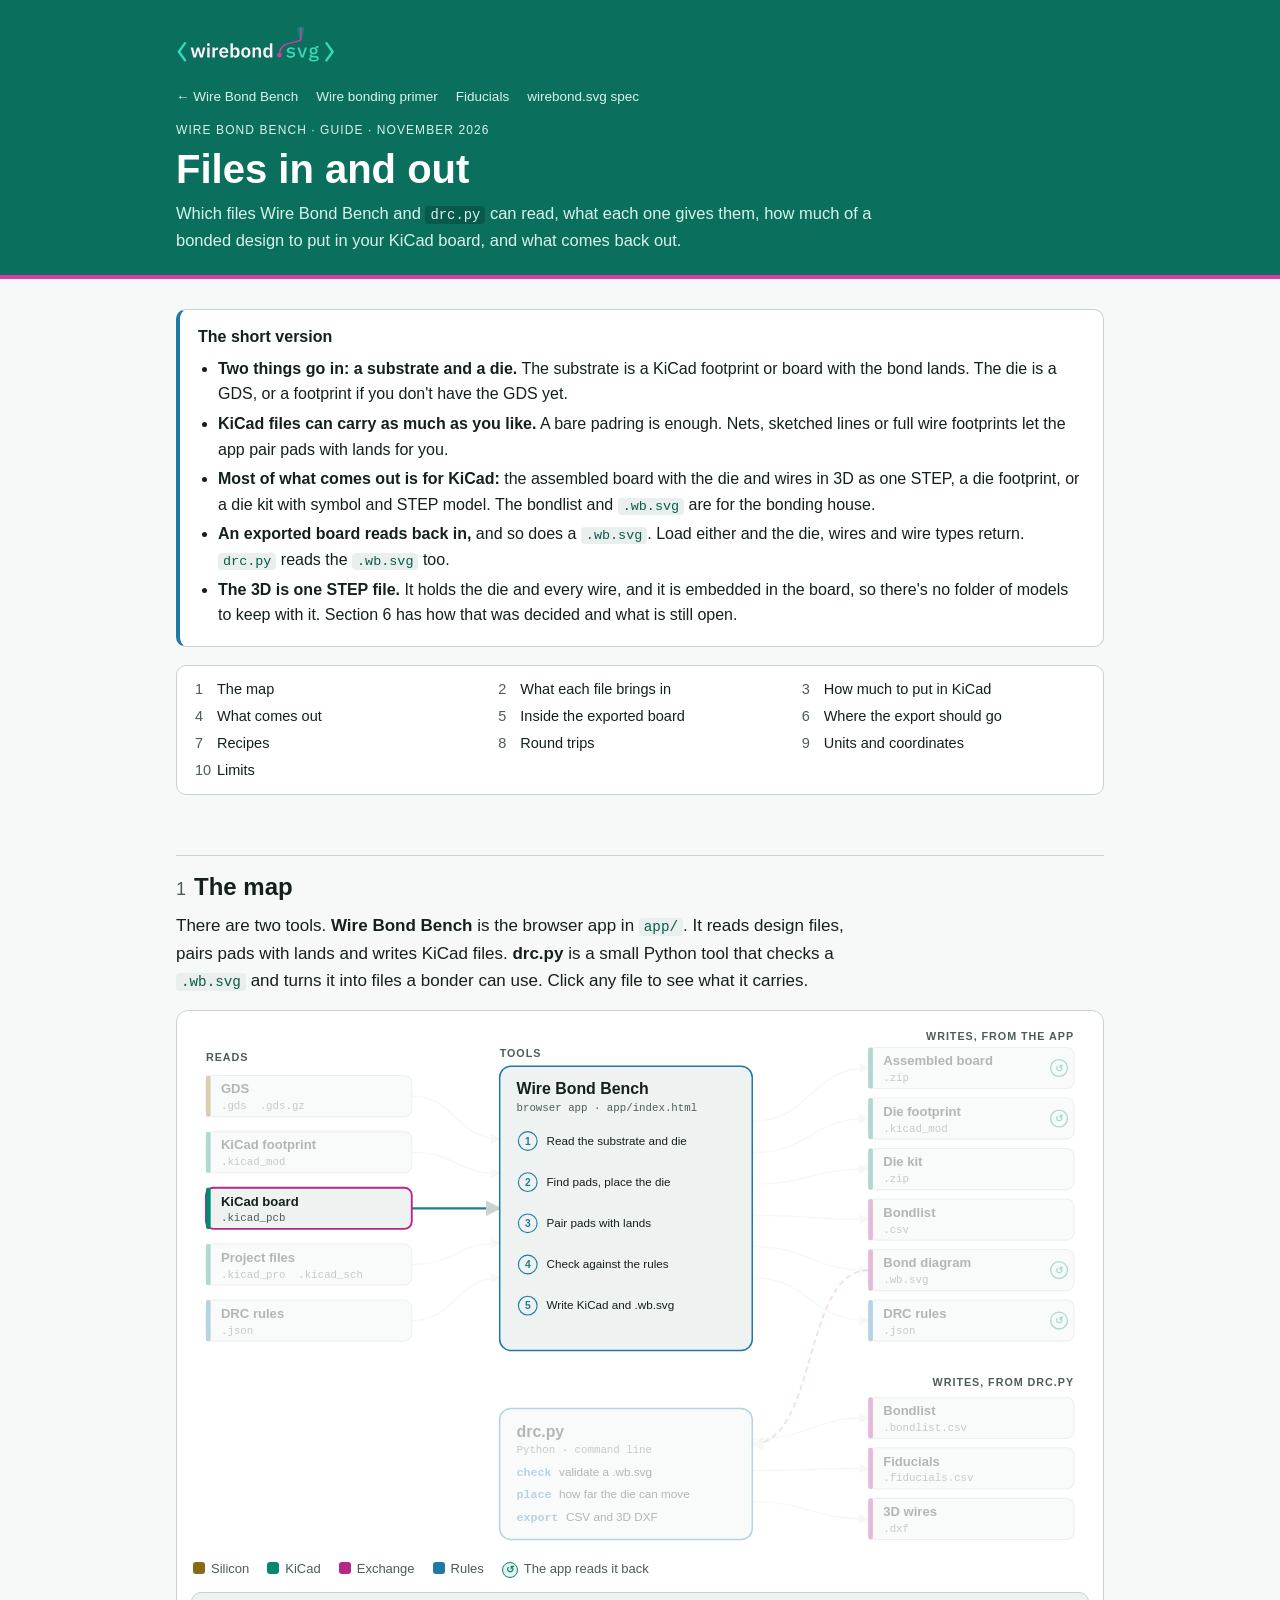
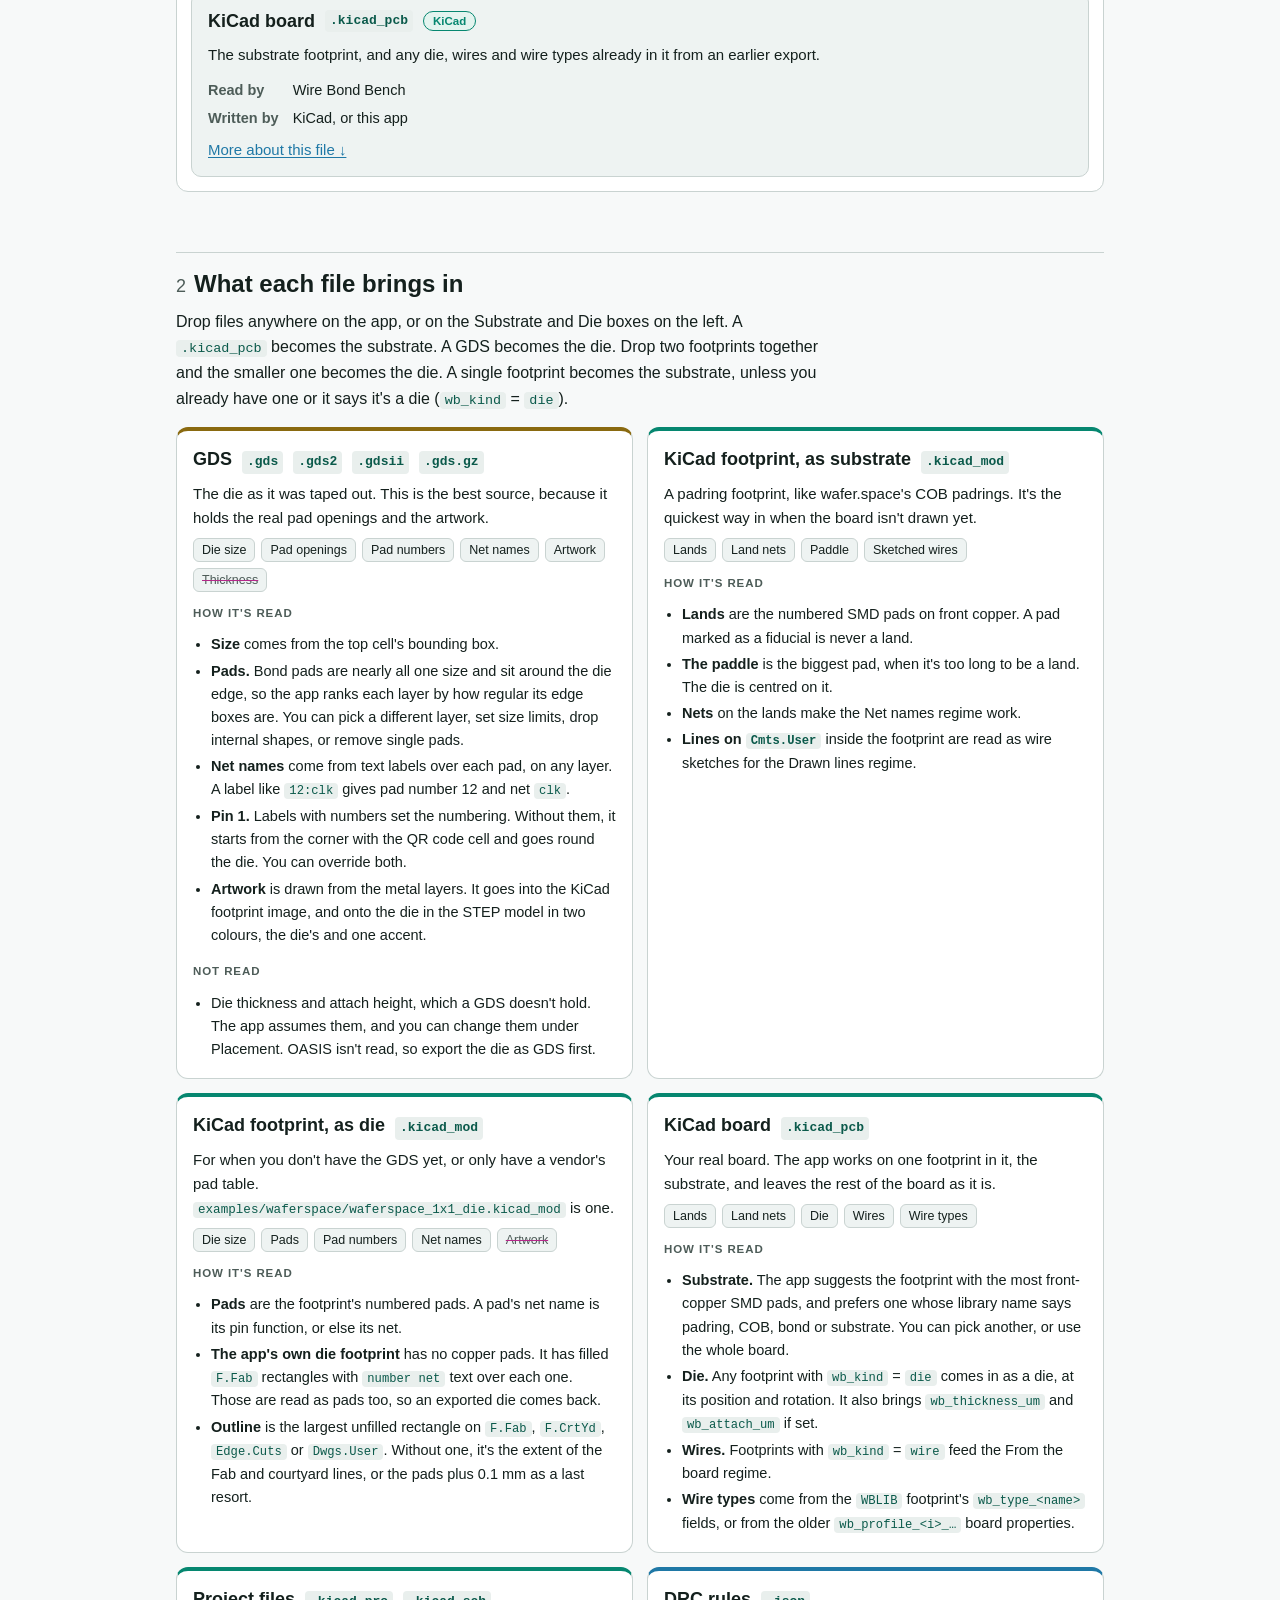
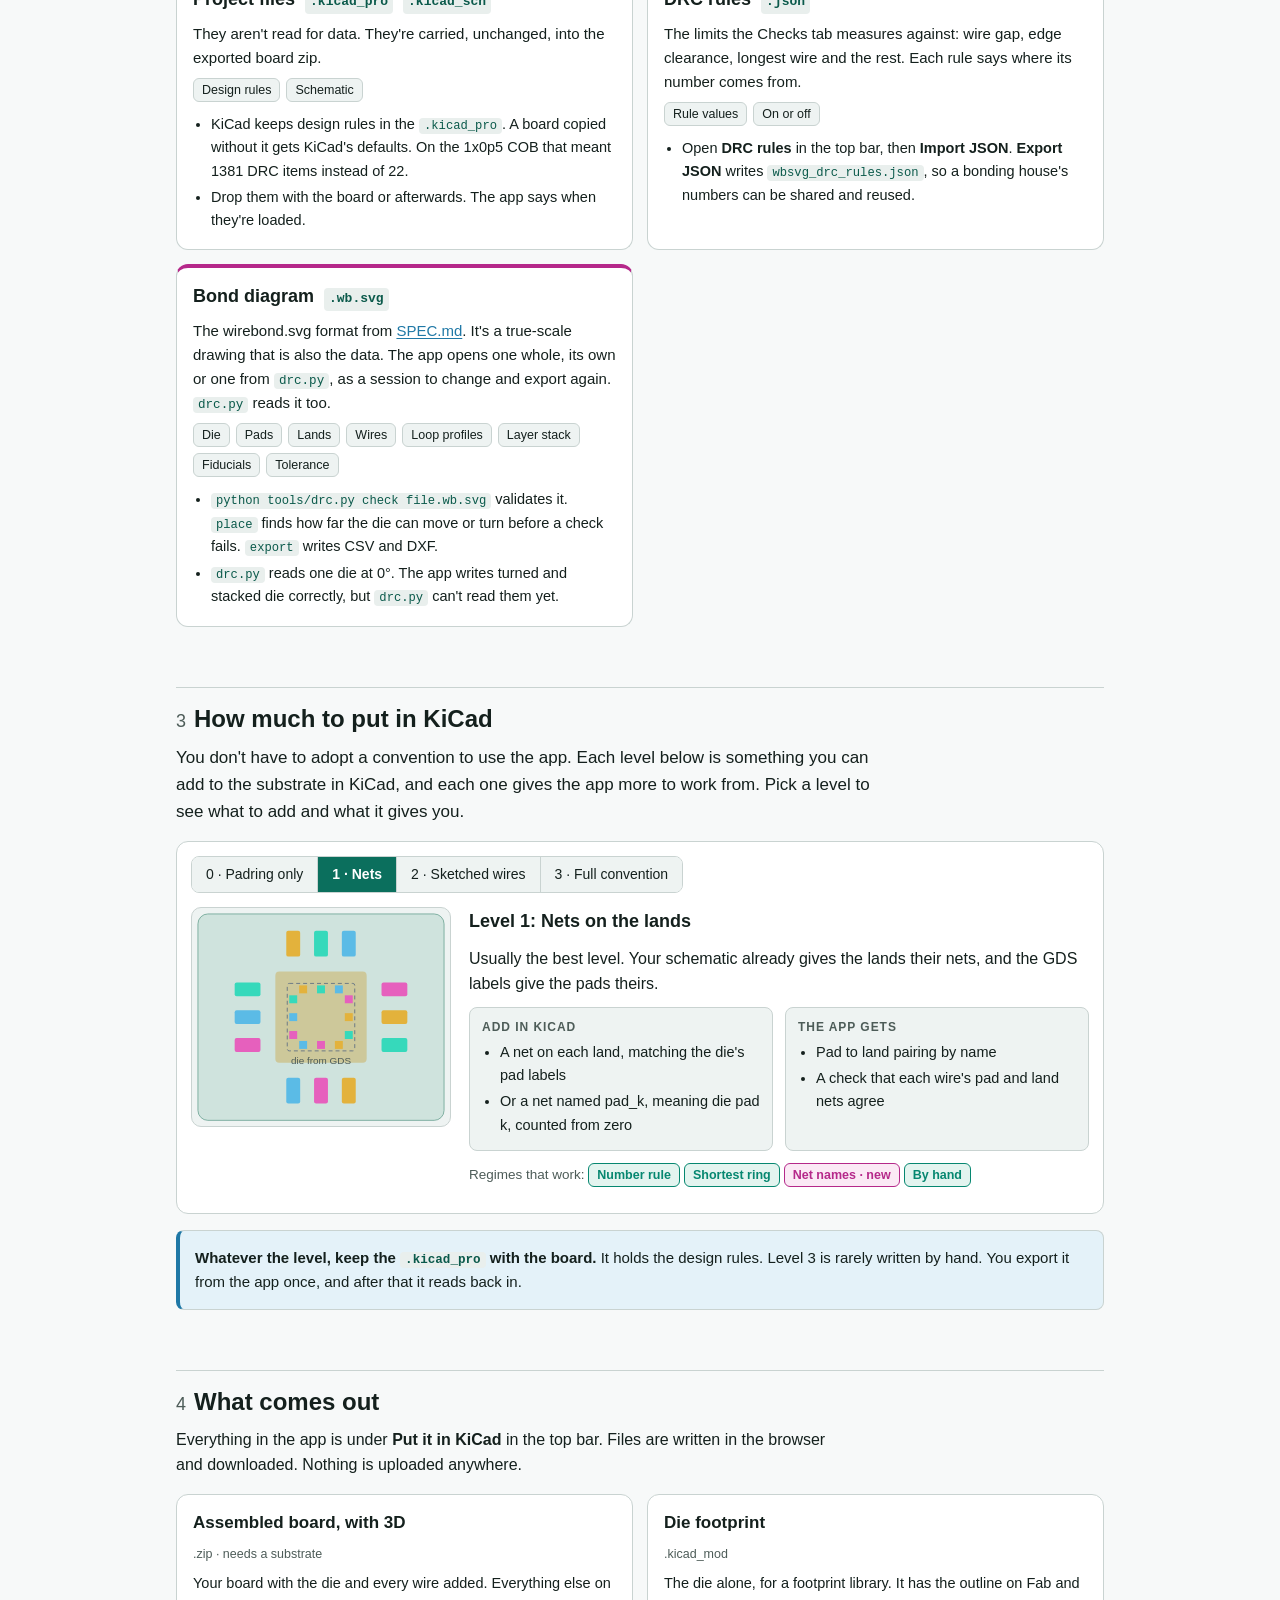
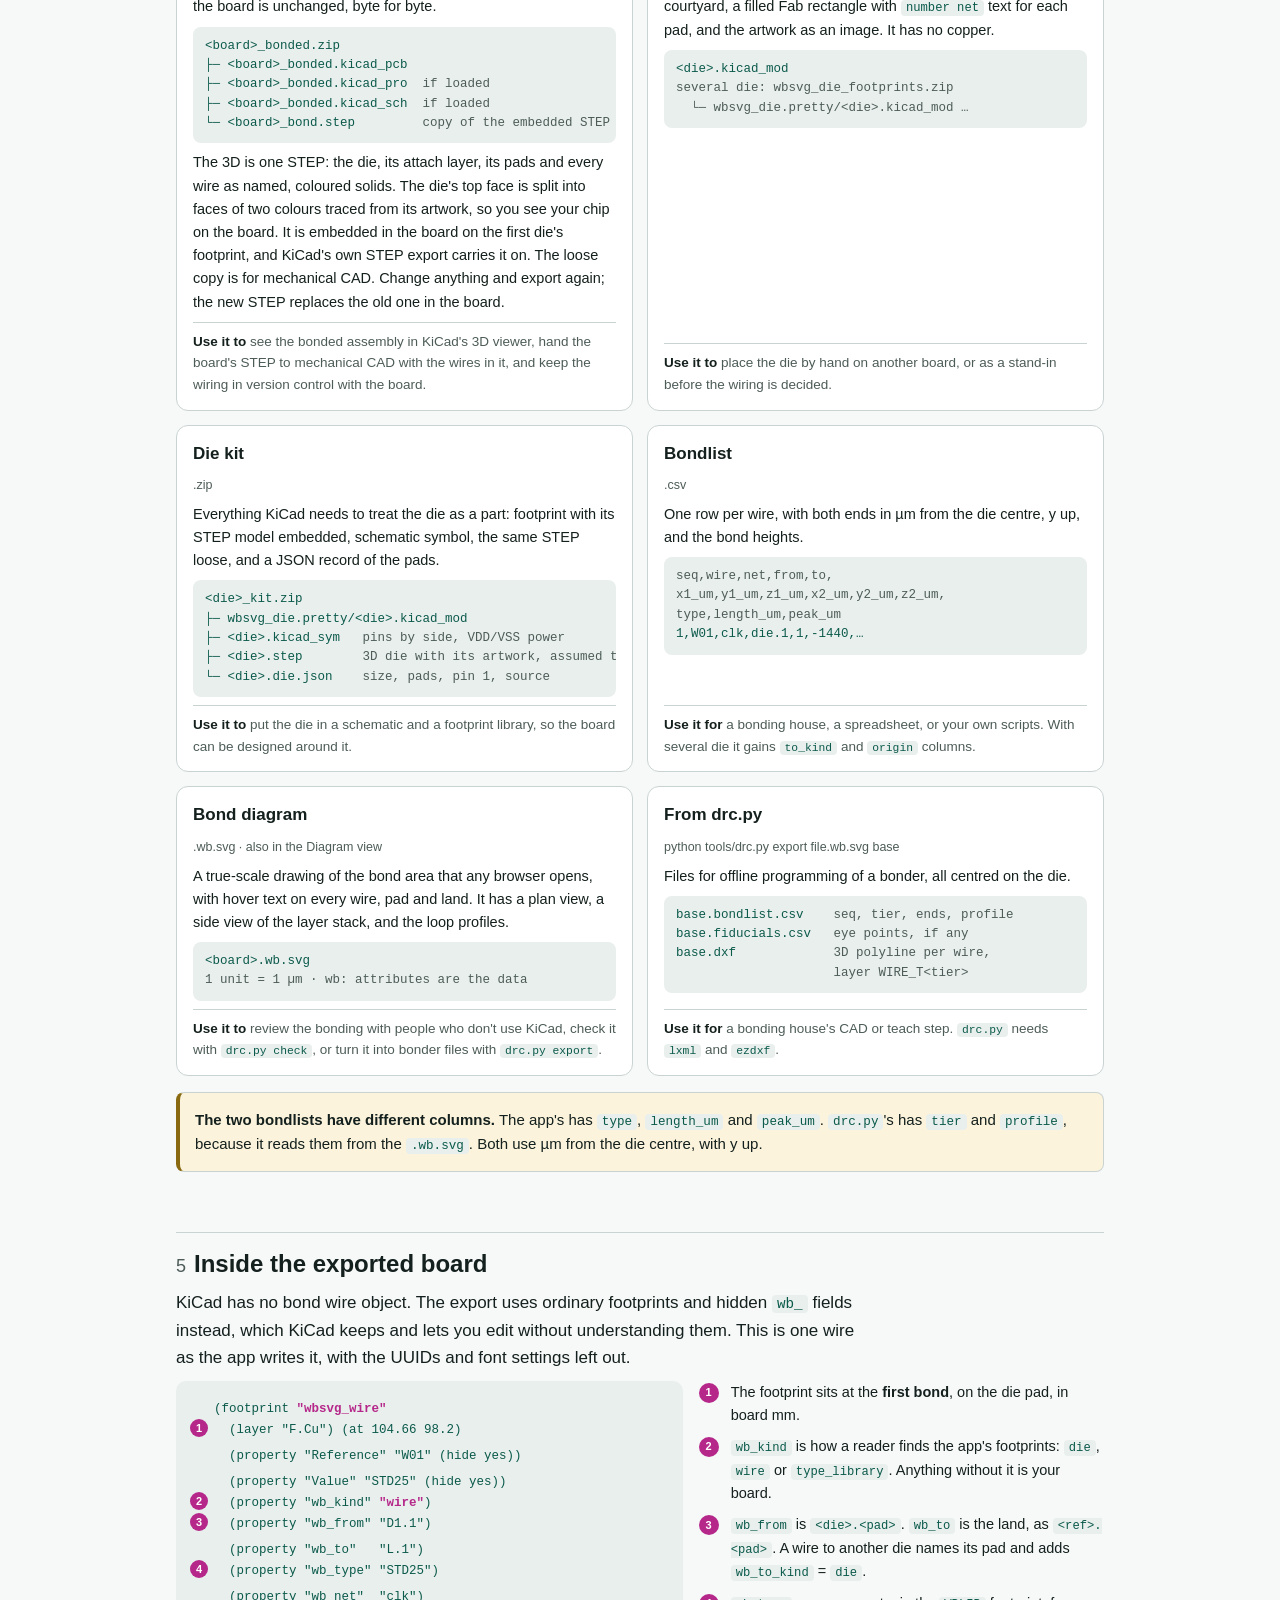
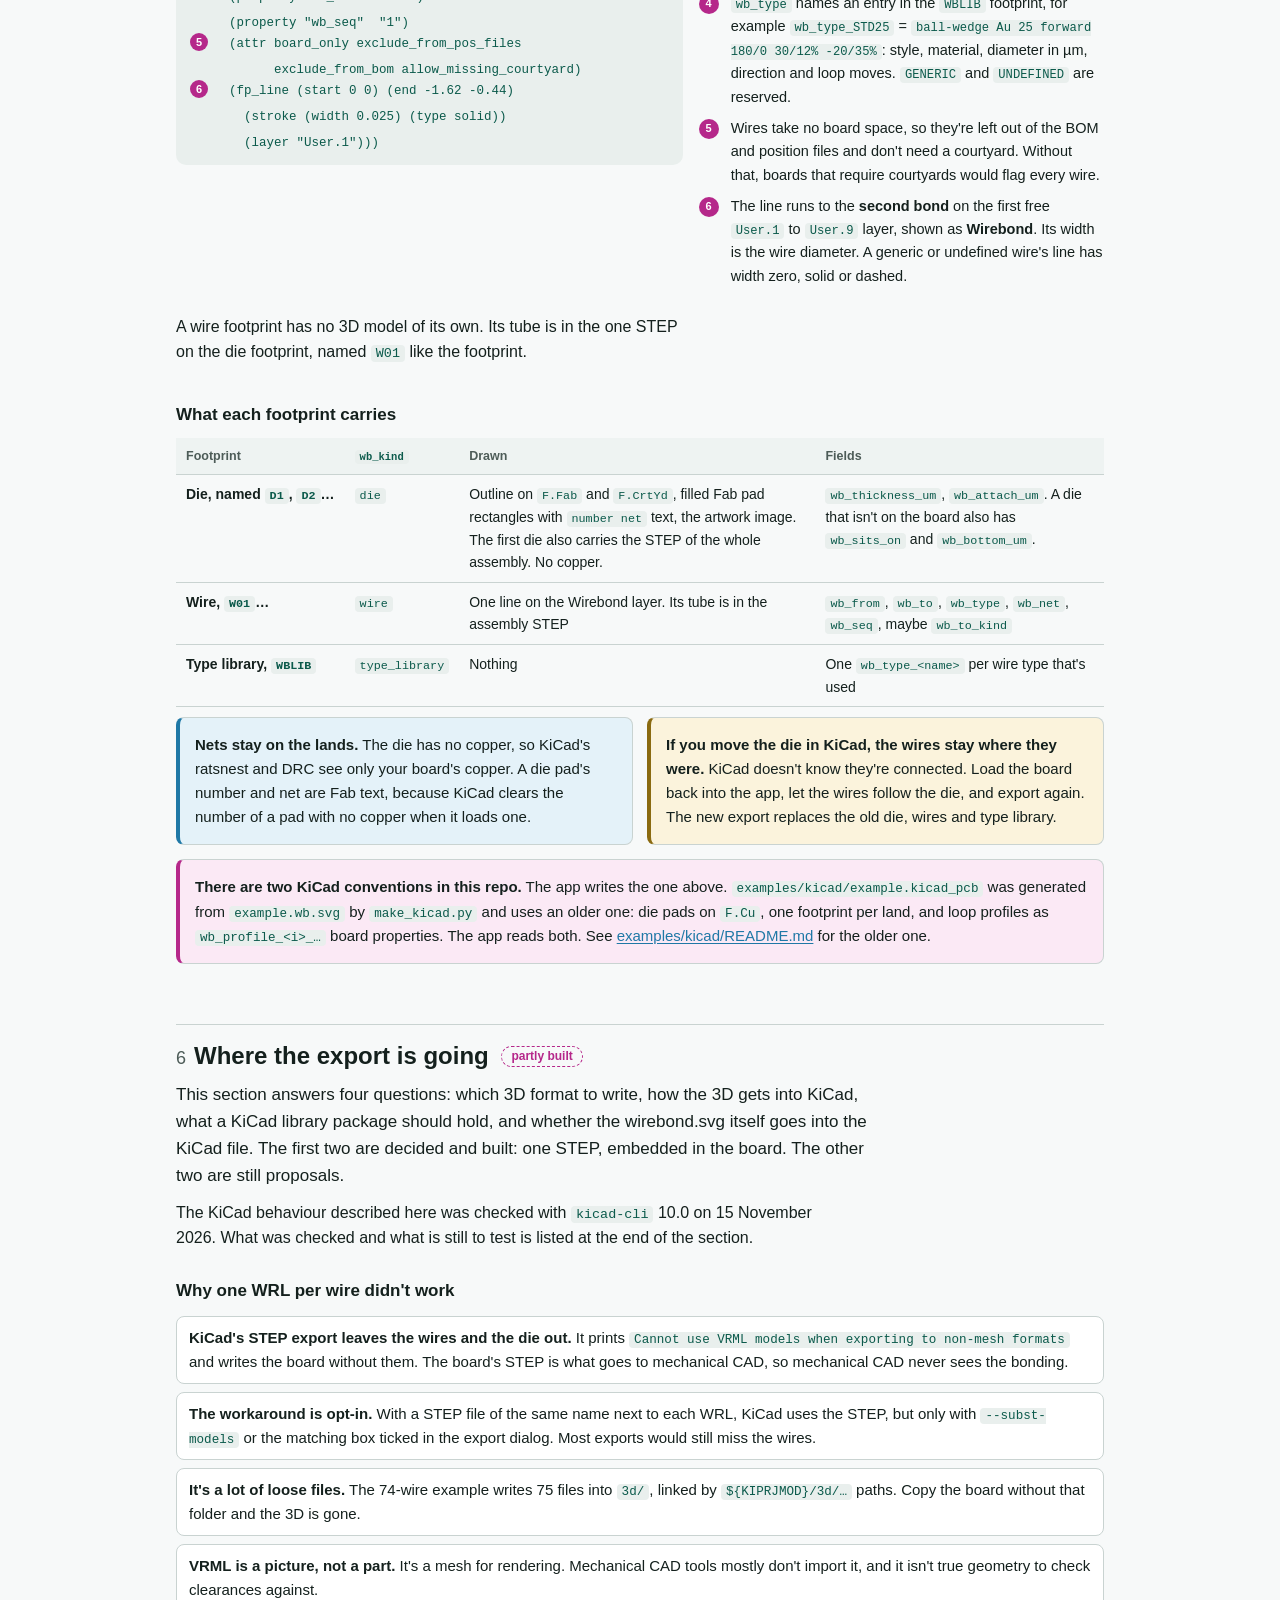
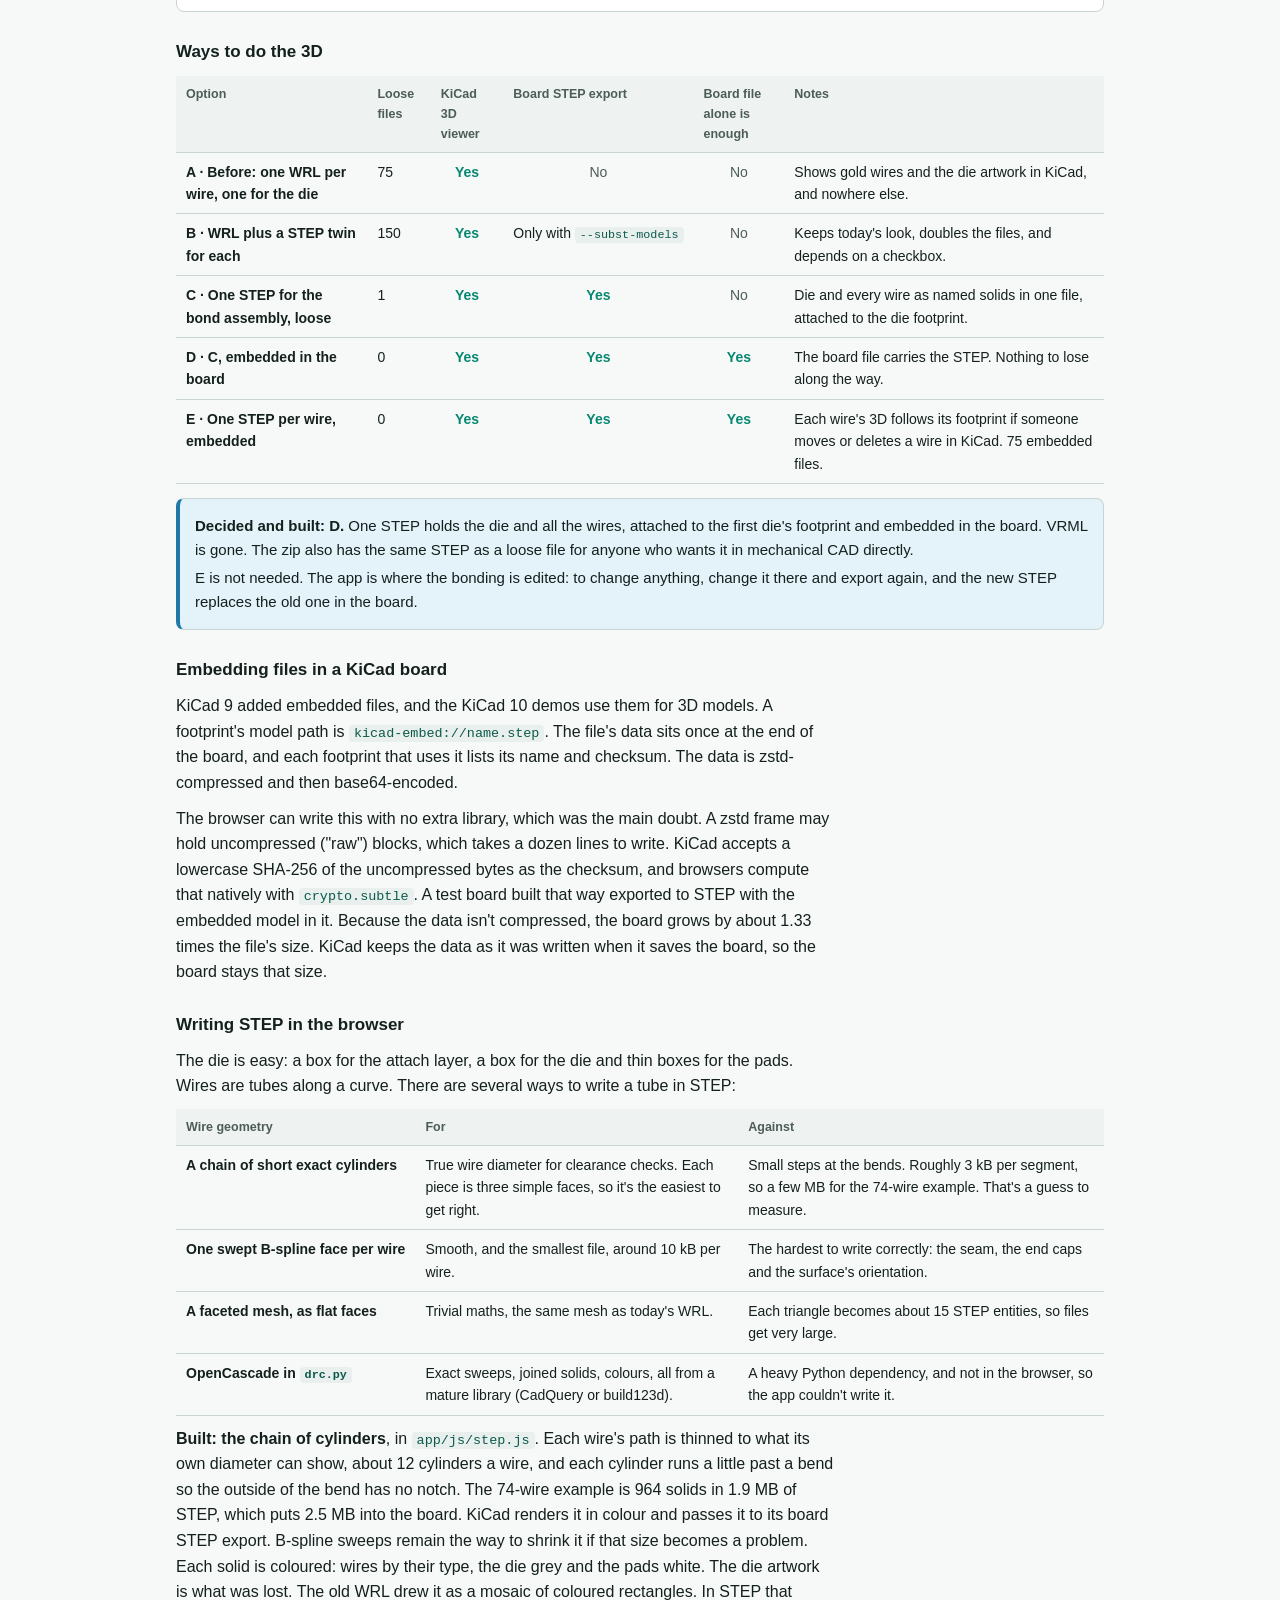
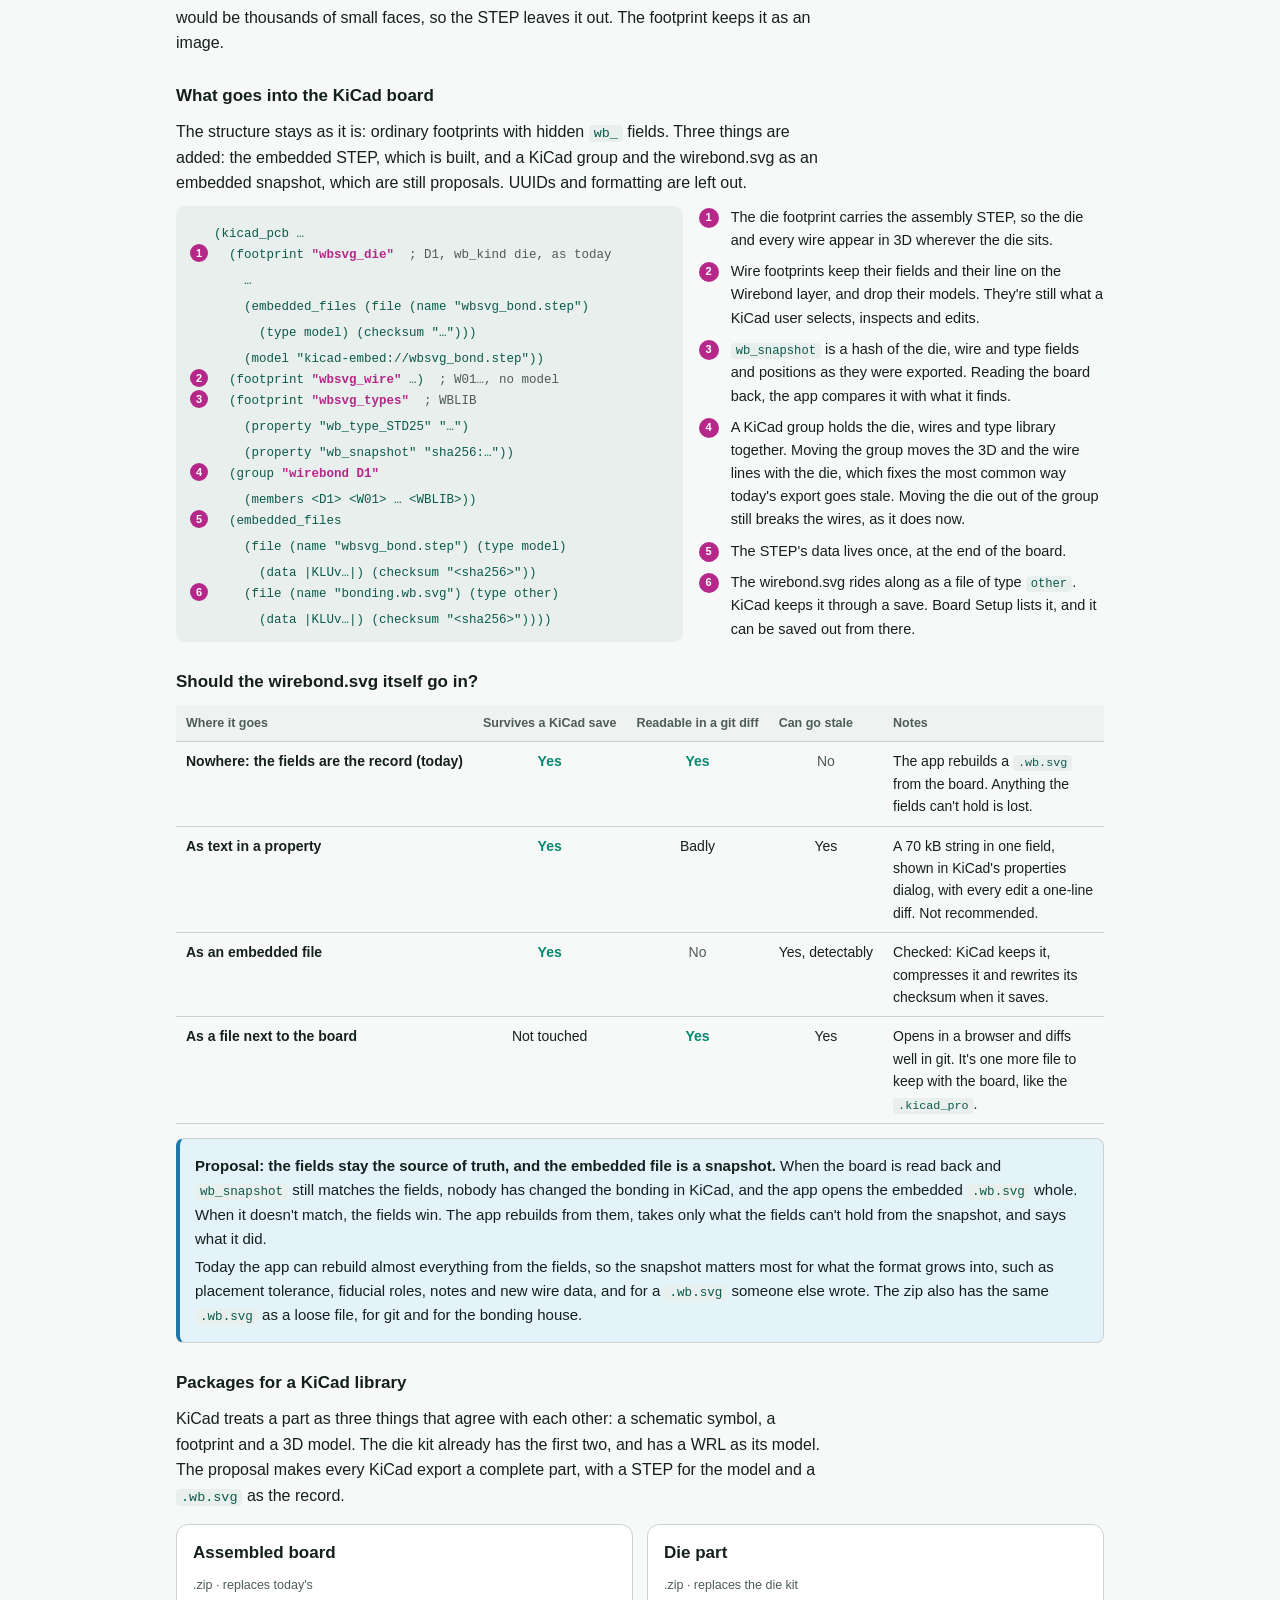
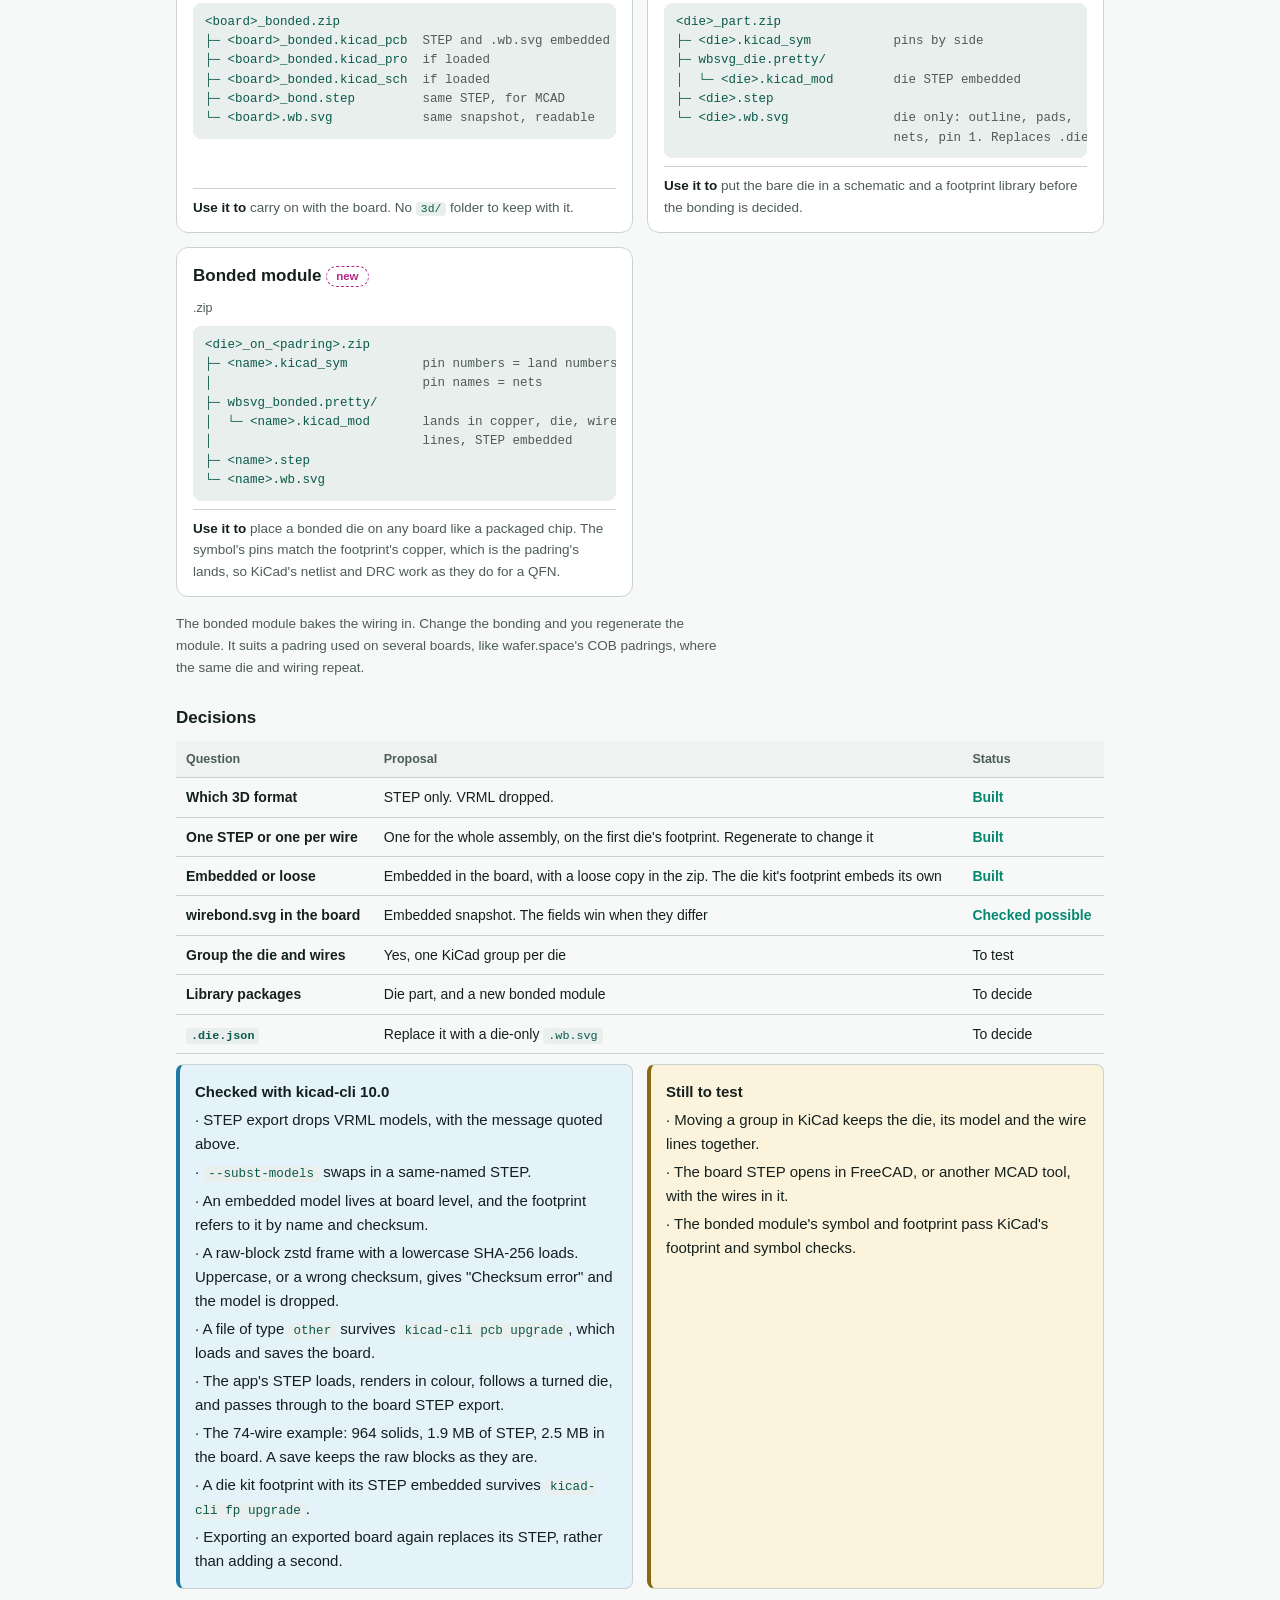
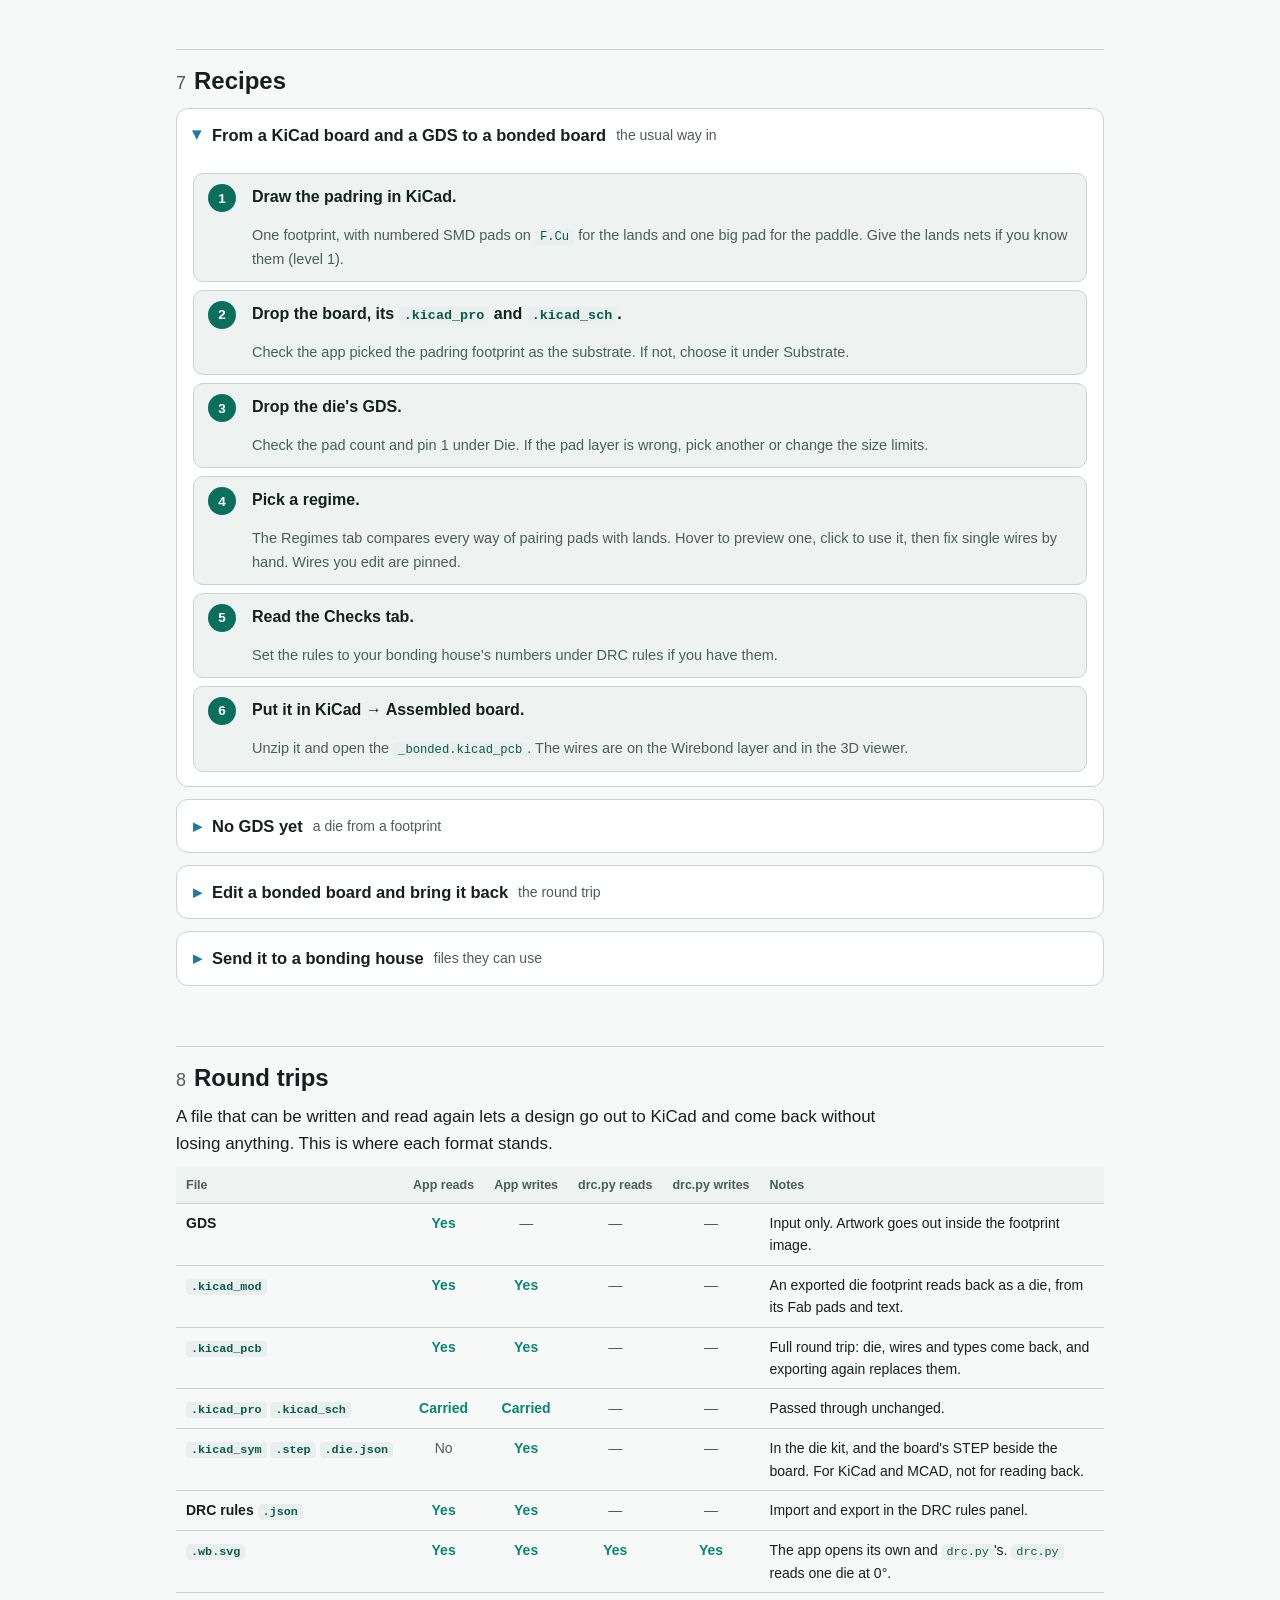
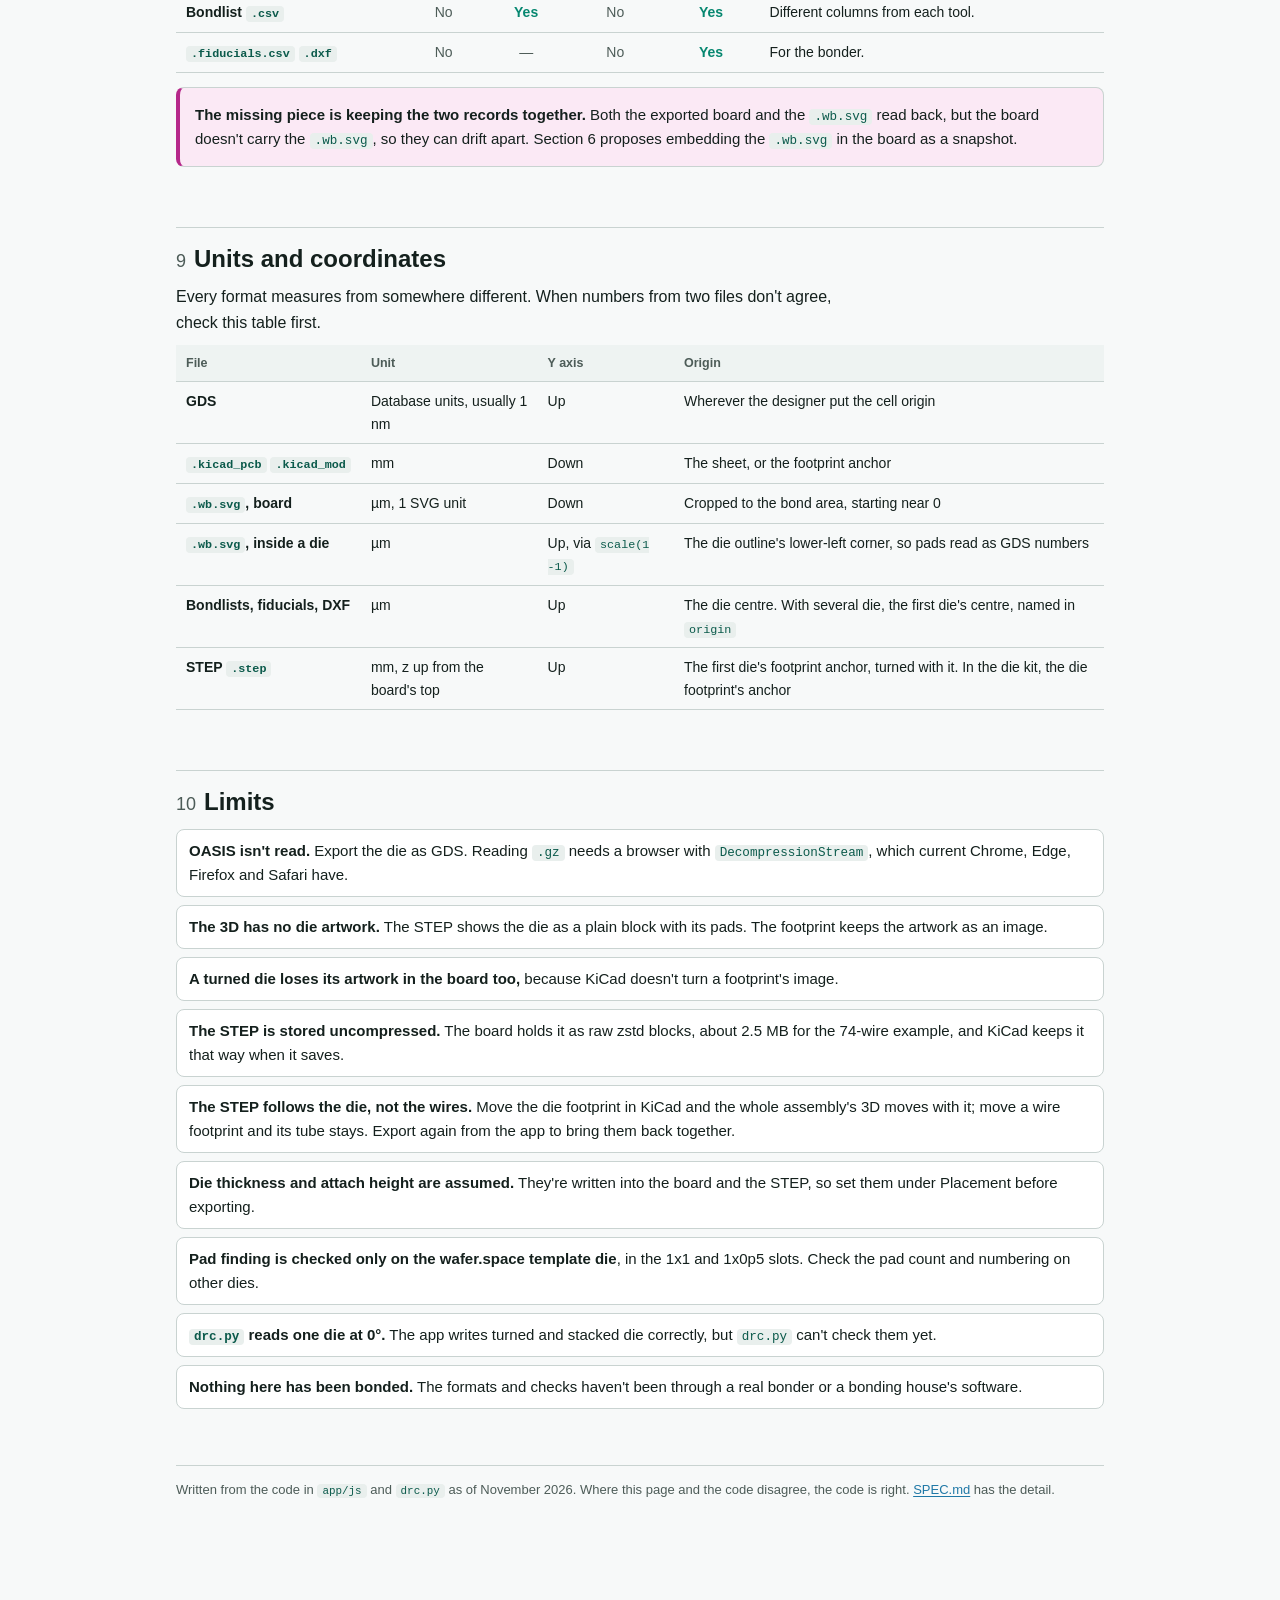
<file: docs/primer/files-in-and-out.html>
<!doctype html>
<html lang="en">
<head>
<meta charset="utf-8">
<meta name="viewport" content="width=device-width, initial-scale=1">
<title>Files In and Out</title>
<link rel="icon" type="image/svg+xml" href="../../app/brand/wirebond-icon.svg">
<meta name="author" content="Andrew Wingate">
<meta name="generator" content="wirebond.svg">
<style>
/* Same house style as wire-bonding-primer.html: one reading column, Evezor palette, dark first. */
:root{
  color-scheme:dark;
  --bg:#262c2a; --panel:#12302b; --panel2:#0c1311; --line:#1b5c50;
  --txt:#e8eceb; --muted:#8fb5ac; --accent:#5bbbe6; --head:#0b6f5d; --head-txt:#ffffff; --head-sub:#d8f3ec;
  --green:#36d9bb; --green-bg:#0b3a31; --blue:#5bbbe6; --blue-bg:#10303f;
  --magenta:#e660bd; --magenta-bg:#3a1832; --amber:#e9c46a; --amber-bg:#3b3115;
  --si:#6d7a86; --si-edge:#9aa7b2; --board:#1d5a3a; --board-edge:#2f7d55; --gold:#e3b23c; --copper:#e07a4b;
  --cmts:#7aa7ff;
  --code-bg:#04130a; --code-txt:#aff5b4;
  --f-body:Arial,Helvetica,sans-serif; --f-mono:ui-monospace,Menlo,Consolas,monospace;
}
@media (prefers-color-scheme: light){ :root:not([data-theme="dark"]){
  color-scheme:light;
  --bg:#f7f9f9; --panel:#ffffff; --panel2:#eef3f2; --line:#c9d3d1;
  --txt:#14201d; --muted:#4d5c58; --accent:#1f78a6; --head:#0b6f5d; --head-txt:#ffffff; --head-sub:#d8f3ec;
  --green:#068770; --green-bg:#e3f4ef; --blue:#1f78a6; --blue-bg:#e4f2f9;
  --magenta:#b5288a; --magenta-bg:#fbe9f5; --amber:#8a6a10; --amber-bg:#fbf3dc;
  --si:#9aa5ae; --si-edge:#6d7a86; --board:#cfe3dd; --board-edge:#7fb0a2; --gold:#c8961e; --copper:#c8602f;
  --cmts:#2f5fd0;
  --code-bg:#e9efed; --code-txt:#0b5a4b;
}}
:root[data-theme="light"]{
  color-scheme:light;
  --bg:#f7f9f9; --panel:#ffffff; --panel2:#eef3f2; --line:#c9d3d1;
  --txt:#14201d; --muted:#4d5c58; --accent:#1f78a6; --head:#0b6f5d; --head-txt:#ffffff; --head-sub:#d8f3ec;
  --green:#068770; --green-bg:#e3f4ef; --blue:#1f78a6; --blue-bg:#e4f2f9;
  --magenta:#b5288a; --magenta-bg:#fbe9f5; --amber:#8a6a10; --amber-bg:#fbf3dc;
  --si:#9aa5ae; --si-edge:#6d7a86; --board:#cfe3dd; --board-edge:#7fb0a2; --gold:#c8961e; --copper:#c8602f;
  --cmts:#2f5fd0;
  --code-bg:#e9efed; --code-txt:#0b5a4b;
}
*{box-sizing:border-box}
img{max-width:100%;height:auto}
[hidden]{display:none!important}
body{margin:0;background:var(--bg);color:var(--txt);font:16px/1.6 var(--f-body)}
a{color:var(--accent);text-decoration:underline;text-decoration-thickness:1px;text-underline-offset:2px}
a:focus-visible,button:focus-visible,[tabindex]:focus-visible{outline:2px solid var(--magenta);outline-offset:2px}
code,.mono{font-family:var(--f-mono);font-size:.84em}
code{background:var(--code-bg);color:var(--code-txt);border-radius:4px;padding:1px 5px}

/* masthead */
.mast{background:var(--head);color:var(--head-txt);border-bottom:4px solid #d93aa7}
.wrap{max-width:960px;margin:0 auto;padding-left:max(16px,env(safe-area-inset-left,0px));padding-right:max(16px,env(safe-area-inset-right,0px))}
.mast .wrap{padding-block:26px 22px}
.eyebrow{font-size:12px;letter-spacing:.09em;text-transform:uppercase;color:var(--head-sub)}
h1{font-size:clamp(28px,5vw,40px);line-height:1.15;margin:6px 0 8px;text-wrap:balance}
.mast p{margin:0;color:var(--head-sub);max-width:700px;font-size:16.5px}
.sitenav{display:flex;flex-wrap:wrap;gap:6px 18px;font-size:13.5px;margin-bottom:14px}
.sitenav a{color:var(--head-sub);text-decoration:none}
.sitenav a:hover{color:#fff;text-decoration:underline}

main.wrap{padding-block:8px 96px}
h2{font-size:24px;line-height:1.25;margin:60px 0 4px;padding-top:16px;border-top:1px solid var(--line);text-wrap:balance}
h2 .k{color:var(--muted);font-weight:400;margin-right:8px;font-size:18px}
h3{font-size:17px;margin:26px 0 6px}
p{margin:10px 0;max-width:74ch}
.lede{font-size:17px}
.muted{color:var(--muted)} .small{font-size:13.5px}

.tldr{background:var(--panel);border:1px solid var(--line);border-left:4px solid var(--accent);border-radius:10px;padding:14px 18px;margin:22px 0 18px}
.tldr ul{margin:6px 0 0;padding-left:20px} .tldr li{margin:4px 0}
.callout{border:1px solid var(--line);border-left:4px solid var(--amber);background:var(--amber-bg);border-radius:8px;padding:11px 15px;margin:14px 0;font-size:15px}
.callout.info{border-left-color:var(--blue);background:var(--blue-bg)}
.callout.gap{border-left-color:var(--magenta);background:var(--magenta-bg)}
.callout p{margin:4px 0;max-width:none}

nav.toc{display:grid;grid-template-columns:repeat(auto-fill,minmax(250px,1fr));gap:4px 20px;background:var(--panel);border:1px solid var(--line);border-radius:10px;padding:12px 18px;margin:18px 0;font-size:14.5px}
nav.toc a{color:var(--txt);text-decoration:none} nav.toc a:hover{color:var(--accent)}
nav.toc span{color:var(--muted);display:inline-block;width:22px}

.fig{background:var(--panel);border:1px solid var(--line);border-radius:12px;padding:14px;margin:16px 0}
.scroll{overflow-x:auto}
figcaption,.cap{font-size:13px;color:var(--muted);margin-top:7px;max-width:80ch}
.grid2{display:grid;grid-template-columns:repeat(auto-fit,minmax(min(100%,330px),1fr));gap:14px}
.grid2>*{min-width:0}

/* pills */
.pill{display:inline-block;font-size:11.5px;font-weight:700;border-radius:999px;padding:0 9px;border:1px solid;white-space:nowrap;vertical-align:1px;line-height:1.6}
.p-si{color:var(--amber);border-color:var(--amber);background:var(--amber-bg)}
.p-kicad{color:var(--green);border-color:var(--green);background:var(--green-bg)}
.p-exch{color:var(--magenta);border-color:var(--magenta);background:var(--magenta-bg)}
.p-rules{color:var(--blue);border-color:var(--blue);background:var(--blue-bg)}
.p-plan{color:var(--amber);border-color:var(--amber);background:transparent;border-style:dashed}
.p-prop{color:var(--magenta);border-color:var(--magenta);background:transparent;border-style:dashed}
h2 .pill{font-size:12px;vertical-align:4px;margin-left:6px}
.p-no{color:var(--muted);border-color:var(--line);background:var(--panel2)}

/* the map */
.map svg{display:block;width:100%;min-width:760px;height:auto}
.map text{font-family:var(--f-body);fill:var(--txt)}
.map .nd rect.box{fill:var(--panel2);stroke:var(--line);stroke-width:1.2}
.map .nd rect.stripe{stroke:none}
.map .nd .t{font-size:14px;font-weight:700}
.map .nd .x{font-family:var(--f-mono);font-size:11.5px;fill:var(--muted)}
.map .nd{cursor:pointer;transition:opacity .15s}
.map .nd:hover rect.box,.map .nd:focus rect.box{stroke:var(--accent)}
.map .nd.sel rect.box{stroke:var(--magenta);stroke-width:2}
.map .tool rect.box{fill:var(--panel2);stroke:var(--accent);stroke-width:1.6}
.map .tool .t{font-size:17px;font-weight:700}
.map .tool .x{font-family:var(--f-mono);font-size:11.5px;fill:var(--muted)}
.map .tool .s{font-size:12.5px;fill:var(--txt)}
.map .tool .n{font-size:11px;font-weight:700;fill:var(--accent)}
.map .ed{fill:none;stroke:var(--line);stroke-width:1.6;transition:opacity .15s,stroke .15s}
.map .ed.wb{stroke:var(--magenta);stroke-width:2;stroke-dasharray:6 4}
.map .ed.plan{stroke:var(--amber);stroke-width:1.6;stroke-dasharray:3 4}
.map .head{fill:var(--line)}
.map.focus .nd:not(.lit),.map.focus .tool:not(.lit){opacity:.32}
.map.focus .ed:not(.lit){opacity:.15}
.map .ed.lit{stroke:var(--accent);stroke-width:2.4}
.map .ed.wb.lit{stroke:var(--magenta)}
.map .ed.plan.lit{stroke:var(--amber)}
.map .colh{font-size:11.5px;letter-spacing:.09em;text-transform:uppercase;fill:var(--muted);font-weight:700}
.map .badge circle{stroke-width:1.4}
.map .badge.yes circle{fill:var(--green-bg);stroke:var(--green)}
.map .badge.plan circle{fill:var(--amber-bg);stroke:var(--amber);stroke-dasharray:2 2}
.map .badge text{font-size:11px;font-weight:700;text-anchor:middle}
.map .badge.yes text{fill:var(--green)} .map .badge.plan text{fill:var(--amber)}
.legend{display:flex;flex-wrap:wrap;gap:8px 18px;font-size:13px;color:var(--muted);margin:10px 2px 0;align-items:center}
.legend i{display:inline-block;width:12px;height:12px;border-radius:3px;margin-right:6px;vertical-align:-1px}
.legend .b{display:inline-flex;align-items:center;justify-content:center;width:16px;height:16px;border-radius:50%;font-size:10px;font-weight:700;margin-right:6px;font-style:normal}

.detail{display:grid;grid-template-columns:minmax(0,1fr);gap:8px;background:var(--panel2);border:1px solid var(--line);border-radius:10px;padding:14px 16px;margin-top:12px;min-height:150px}
.detail h4{margin:0;font-size:18px;display:flex;flex-wrap:wrap;gap:6px 10px;align-items:center}
.detail h4 code{font-size:13px}
.detail p{margin:0;font-size:15px}
.detail dl{display:grid;grid-template-columns:max-content minmax(0,1fr);gap:4px 14px;margin:4px 0 0;font-size:14.5px}
.detail dt{color:var(--muted);font-weight:700}
.detail dd{margin:0}

/* ingest cards */
.cards{display:grid;grid-template-columns:repeat(auto-fit,minmax(min(100%,420px),1fr));gap:14px;margin:16px 0}
.card{background:var(--panel);border:1px solid var(--line);border-radius:12px;padding:14px 16px;display:flex;flex-direction:column;gap:8px;min-width:0;border-top:4px solid var(--line)}
.card.si{border-top-color:var(--amber)} .card.kicad{border-top-color:var(--green)} .card.exch{border-top-color:var(--magenta)} .card.rules{border-top-color:var(--blue)}
.card h3{margin:0;font-size:18px;display:flex;flex-wrap:wrap;gap:4px 10px;align-items:baseline}
.card h3 code{font-size:13px}
.card p{margin:0;font-size:15px}
.card ul{margin:0;padding-left:18px;font-size:14.5px} .card li{margin:3px 0}
.card .lab{font-size:11.5px;letter-spacing:.08em;text-transform:uppercase;color:var(--muted);font-weight:700;margin-top:4px}
.gives{display:flex;flex-wrap:wrap;gap:6px}
.chip{font-size:12.5px;border-radius:6px;padding:1px 8px;background:var(--panel2);border:1px solid var(--line);white-space:nowrap}
.chip.no{color:var(--muted);text-decoration:line-through;text-decoration-color:var(--magenta)}

/* level ladder */
.seg{display:inline-flex;flex-wrap:wrap;border:1px solid var(--line);border-radius:8px;overflow:hidden}
.seg button{font:inherit;font-size:14px;background:var(--panel2);color:var(--txt);border:0;border-right:1px solid var(--line);padding:6px 14px;cursor:pointer}
.seg button:last-child{border-right:0}
.seg button[aria-pressed="true"]{background:var(--head);color:#fff;font-weight:700}
.ladder{display:grid;grid-template-columns:minmax(0,260px) minmax(0,1fr);gap:18px;align-items:start;margin-top:14px}
@media (max-width:680px){.ladder{grid-template-columns:minmax(0,1fr)}}
.ladder svg{display:block;width:100%;height:auto;background:var(--panel2);border:1px solid var(--line);border-radius:10px}
.ladder h4{margin:0 0 4px;font-size:18px}
.ladder .cols{display:grid;grid-template-columns:repeat(auto-fit,minmax(min(100%,220px),1fr));gap:12px;margin-top:10px}
.ladder .col{background:var(--panel2);border:1px solid var(--line);border-radius:8px;padding:10px 12px;font-size:14.5px}
.ladder .col b{display:block;font-size:12px;letter-spacing:.08em;text-transform:uppercase;color:var(--muted);margin-bottom:4px}
.ladder .col ul{margin:0;padding-left:18px} .ladder .col li{margin:3px 0}
.reg{display:inline-block;font-size:12.5px;font-weight:700;border-radius:6px;padding:1px 8px;margin:2px 4px 2px 0;border:1px solid var(--green);color:var(--green);background:var(--green-bg)}
.reg.new{border-color:var(--magenta);color:var(--magenta);background:var(--magenta-bg)}
.lv svg .board{fill:var(--board);stroke:var(--board-edge)}
.lv svg .land{fill:var(--gold);stroke:none}
.lv svg .paddle{fill:var(--gold);opacity:.35}
.lv svg .die{fill:var(--si);stroke:var(--si-edge);stroke-width:1}
.lv svg .ghost{fill:none;stroke:var(--si-edge);stroke-width:1;stroke-dasharray:4 3}
.lv svg .pad{fill:var(--metal,#c9ced3)}
.lv svg .cm{stroke:var(--cmts);stroke-width:1.4;stroke-dasharray:3 2;fill:none}
.lv svg .wr{stroke:var(--gold);stroke-width:1.6;fill:none;stroke-linecap:round}
.lv svg text{font-family:var(--f-body);font-size:10px;fill:var(--muted)}

/* outputs */
.outs{display:grid;grid-template-columns:repeat(auto-fit,minmax(min(100%,400px),1fr));gap:14px;margin:16px 0}
.out{background:var(--panel);border:1px solid var(--line);border-radius:12px;padding:14px 16px;display:flex;flex-direction:column;gap:8px;min-width:0}
.out h3{margin:0;font-size:17px}
.out .menu{font-size:12.5px;color:var(--muted)}
.out p{margin:0;font-size:14.5px}
.tree{font-family:var(--f-mono);font-size:12.5px;line-height:1.55;background:var(--code-bg);color:var(--code-txt);border-radius:8px;padding:10px 12px;margin:0;overflow-x:auto;white-space:pre}
.tree .c{color:var(--muted)}
.out .use{font-size:13.5px;color:var(--muted);border-top:1px solid var(--line);padding-top:8px;margin-top:auto}
.out .use b{color:var(--txt)}

/* annotated code */
.anno{display:grid;grid-template-columns:minmax(0,1.25fr) minmax(0,1fr);gap:16px;align-items:start}
@media (max-width:760px){.anno{grid-template-columns:minmax(0,1fr)}}
pre.code{font-family:var(--f-mono);font-size:12.5px;line-height:1.6;background:var(--code-bg);color:var(--code-txt);border-radius:10px;padding:12px 14px;margin:0;overflow-x:auto}
pre.code .m.sp{background:none}
pre.code .m{display:inline-block;min-width:18px;height:18px;line-height:18px;border-radius:50%;background:var(--magenta);color:#fff;font:700 11px/18px var(--f-body);text-align:center;margin-right:6px;vertical-align:1px}
pre.code .d{color:var(--muted)}
pre.code .k{color:var(--magenta);font-weight:700}
ol.notes{list-style:none;padding:0;margin:0;display:grid;gap:8px;counter-reset:n}
ol.notes li{counter-increment:n;display:grid;grid-template-columns:24px minmax(0,1fr);gap:8px;font-size:14.5px}
ol.notes li::before{content:counter(n);width:20px;height:20px;border-radius:50%;background:var(--magenta);color:#fff;font-weight:700;font-size:11px;display:flex;align-items:center;justify-content:center;margin-top:2px}

/* steps */
ol.steps{list-style:none;padding:0;margin:12px 0;display:grid;gap:8px;counter-reset:s}
ol.steps li{counter-increment:s;display:grid;grid-template-columns:32px minmax(0,1fr);gap:12px;align-items:start;background:var(--panel);border:1px solid var(--line);border-radius:10px;padding:10px 14px}
ol.steps li::before{content:counter(s);width:28px;height:28px;border-radius:50%;background:var(--head);color:#fff;display:flex;align-items:center;justify-content:center;font-weight:700;font-size:13.5px}
ol.steps li>b,ol.steps li>span{grid-column:2}
ol.steps b{display:block}
ol.steps span{font-size:14.5px;color:var(--muted)}
details.recipe{background:var(--panel);border:1px solid var(--line);border-radius:12px;margin:12px 0;padding:0 16px}
details.recipe summary{cursor:pointer;padding:13px 0;font-weight:700;font-size:16.5px;list-style:none;display:flex;gap:10px;align-items:center}
details.recipe summary::-webkit-details-marker{display:none}
details.recipe summary::before{content:"▸";color:var(--accent);transition:transform .15s}
details.recipe[open] summary::before{transform:rotate(90deg)}
details.recipe summary small{font-weight:400;color:var(--muted);font-size:14px}
details.recipe ol.steps li{background:var(--panel2)}
details.recipe > :last-child{margin-bottom:14px}

/* tables */
.tw{overflow-x:auto;margin:10px 0}
table{border-collapse:collapse;width:100%;font-size:14px}
th,td{border-bottom:1px solid var(--line);padding:8px 10px;text-align:left;vertical-align:top}
th{color:var(--muted);font-weight:600;font-size:12.5px;background:var(--panel2);white-space:nowrap}
td.f{white-space:nowrap;font-weight:700}
td.c{text-align:center;white-space:nowrap}
table.opts th{white-space:normal}
table.opts td.f{white-space:normal;min-width:11em}
table.opts td:last-child{min-width:16em}
.y{color:var(--green);font-weight:700} .n{color:var(--muted)}

ul.lim{list-style:none;padding:0;margin:12px 0;display:grid;gap:8px}
ul.lim li{background:var(--panel);border:1px solid var(--line);border-radius:8px;padding:9px 12px;font-size:15px}

footer{border-top:1px solid var(--line);margin-top:56px;padding-top:14px;font-size:13px;color:var(--muted)}
@media (prefers-reduced-motion:reduce){ .map .nd,.map .ed,details.recipe summary::before{transition:none} }
.brandmark{display:inline-block;margin:0 0 12px}.brandmark img{display:block;height:40px;width:auto}.madewith{display:flex;align-items:center;gap:10px;max-width:960px;margin:40px auto 28px;padding:16px 20px 0;border-top:1px solid rgba(127,127,127,.3);font-size:13px;color:#7ba69c}.madewith img{width:24px;height:24px;flex:none}.madewith a{color:inherit}
</style>
</head>
<body>

<header class="mast">
  <div class="wrap">
    <a class="brandmark" href="https://github.com/anfroholic/wirebond.svg" title="wirebond.svg on GitHub"><img src="../../app/brand/wirebond-logo.svg" alt="wirebond.svg" width="160" height="40"></a>
    <nav class="sitenav" aria-label="Project pages">
      <a href="../../app/index.html">← Wire Bond Bench</a>
      <a href="wire-bonding-primer.html">Wire bonding primer</a>
      <a href="fiducials.html">Fiducials</a>
      <a href="../../SPEC.md">wirebond.svg spec</a>
    </nav>
    <div class="eyebrow">Wire Bond Bench · guide · November 2026</div>
    <h1>Files in and out</h1>
    <p>Which files Wire Bond Bench and <code style="background:rgba(0,0,0,.2);color:inherit">drc.py</code> can read, what each one gives them, how much of a bonded design to put in your KiCad board, and what comes back out.</p>
  </div>
</header>

<main class="wrap">

<div class="tldr">
  <b>The short version</b>
  <ul>
    <li><b>Two things go in: a substrate and a die.</b> The substrate is a KiCad footprint or board with the bond lands. The die is a GDS, or a footprint if you don't have the GDS yet.</li>
    <li><b>KiCad files can carry as much as you like.</b> A bare padring is enough. Nets, sketched lines or full wire footprints let the app pair pads with lands for you.</li>
    <li><b>Most of what comes out is for KiCad:</b> the assembled board with the die and wires in 3D as one STEP, a die footprint, or a die kit with symbol and STEP model. The bondlist and <code>.wb.svg</code> are for the bonding house.</li>
    <li><b>An exported board reads back in,</b> and so does a <code>.wb.svg</code>. Load either and the die, wires and wire types return. <code>drc.py</code> reads the <code>.wb.svg</code> too.</li>
    <li><b>The 3D is one STEP file.</b> It holds the die and every wire, and it is embedded in the board, so there's no folder of models to keep with it. Section 6 has how that was decided and what is still open.</li>
  </ul>
</div>

<nav class="toc" aria-label="Contents">
  <a href="#map"><span>1</span>The map</a>
  <a href="#in"><span>2</span>What each file brings in</a>
  <a href="#levels"><span>3</span>How much to put in KiCad</a>
  <a href="#out"><span>4</span>What comes out</a>
  <a href="#inside"><span>5</span>Inside the exported board</a>
  <a href="#next"><span>6</span>Where the export should go</a>
  <a href="#recipes"><span>7</span>Recipes</a>
  <a href="#round"><span>8</span>Round trips</a>
  <a href="#units"><span>9</span>Units and coordinates</a>
  <a href="#limits"><span>10</span>Limits</a>
</nav>

<!-- 1 -->
<h2 id="map"><span class="k">1</span>The map</h2>
<p class="lede">There are two tools. <b>Wire Bond Bench</b> is the browser app in <code>app/</code>. It reads design files, pairs pads with lands and writes KiCad files. <b>drc.py</b> is a small Python tool that checks a <code>.wb.svg</code> and turns it into files a bonder can use. Click any file to see what it carries.</p>

<div class="fig map" id="map-fig">
  <div class="scroll"><svg id="mapSvg" viewBox="0 -14 960 560" role="group" aria-label="Files read and written by Wire Bond Bench and drc.py"></svg></div>
  <div class="legend" aria-hidden="true">
    <span><i style="background:var(--amber)"></i>Silicon</span>
    <span><i style="background:var(--green)"></i>KiCad</span>
    <span><i style="background:var(--magenta)"></i>Exchange</span>
    <span><i style="background:var(--blue)"></i>Rules</span>
    <span><em class="b" style="border:1.4px solid var(--green);color:var(--green);background:var(--green-bg)">↺</em>The app reads it back</span>
  </div>
  <div class="detail" id="detail" aria-live="polite"></div>
  <noscript><p class="small muted">The map needs JavaScript. Every file it shows is also described in sections 2 and 4.</p></noscript>
</div>

<!-- 2 -->
<h2 id="in"><span class="k">2</span>What each file brings in</h2>
<p>Drop files anywhere on the app, or on the Substrate and Die boxes on the left. A <code>.kicad_pcb</code> becomes the substrate. A GDS becomes the die. Drop two footprints together and the smaller one becomes the die. A single footprint becomes the substrate, unless you already have one or it says it's a die (<code>wb_kind</code> = <code>die</code>).</p>

<div class="cards">

  <article class="card si" id="in-gds">
    <h3>GDS <code>.gds</code> <code>.gds2</code> <code>.gdsii</code> <code>.gds.gz</code></h3>
    <p>The die as it was taped out. This is the best source, because it holds the real pad openings and the artwork.</p>
    <div class="gives"><span class="chip">Die size</span><span class="chip">Pad openings</span><span class="chip">Pad numbers</span><span class="chip">Net names</span><span class="chip">Artwork</span><span class="chip no">Thickness</span></div>
    <div class="lab">How it's read</div>
    <ul>
      <li><b>Size</b> comes from the top cell's bounding box.</li>
      <li><b>Pads.</b> Bond pads are nearly all one size and sit around the die edge, so the app ranks each layer by how regular its edge boxes are. You can pick a different layer, set size limits, drop internal shapes, or remove single pads.</li>
      <li><b>Net names</b> come from text labels over each pad, on any layer. A label like <code>12:clk</code> gives pad number 12 and net <code>clk</code>.</li>
      <li><b>Pin 1.</b> Labels with numbers set the numbering. Without them, it starts from the corner with the QR code cell and goes round the die. You can override both.</li>
      <li><b>Artwork</b> is drawn from the metal layers. It goes into the KiCad footprint image, and onto the die in the STEP model in two colours, the die's and one accent.</li>
    </ul>
    <div class="lab">Not read</div>
    <ul><li>Die thickness and attach height, which a GDS doesn't hold. The app assumes them, and you can change them under Placement. OASIS isn't read, so export the die as GDS first.</li></ul>
  </article>

  <article class="card kicad" id="in-mod-sub">
    <h3>KiCad footprint, as substrate <code>.kicad_mod</code></h3>
    <p>A padring footprint, like wafer.space's COB padrings. It's the quickest way in when the board isn't drawn yet.</p>
    <div class="gives"><span class="chip">Lands</span><span class="chip">Land nets</span><span class="chip">Paddle</span><span class="chip">Sketched wires</span></div>
    <div class="lab">How it's read</div>
    <ul>
      <li><b>Lands</b> are the numbered SMD pads on front copper. A pad marked as a fiducial is never a land.</li>
      <li><b>The paddle</b> is the biggest pad, when it's too long to be a land. The die is centred on it.</li>
      <li><b>Nets</b> on the lands make the Net names regime work.</li>
      <li><b>Lines on <code>Cmts.User</code></b> inside the footprint are read as wire sketches for the Drawn lines regime.</li>
    </ul>
  </article>

  <article class="card kicad" id="in-mod-die">
    <h3>KiCad footprint, as die <code>.kicad_mod</code></h3>
    <p>For when you don't have the GDS yet, or only have a vendor's pad table. <code>examples/waferspace/waferspace_1x1_die.kicad_mod</code> is one.</p>
    <div class="gives"><span class="chip">Die size</span><span class="chip">Pads</span><span class="chip">Pad numbers</span><span class="chip">Net names</span><span class="chip no">Artwork</span></div>
    <div class="lab">How it's read</div>
    <ul>
      <li><b>Pads</b> are the footprint's numbered pads. A pad's net name is its pin function, or else its net.</li>
      <li><b>The app's own die footprint</b> has no copper pads. It has filled <code>F.Fab</code> rectangles with <code>number net</code> text over each one. Those are read as pads too, so an exported die comes back.</li>
      <li><b>Outline</b> is the largest unfilled rectangle on <code>F.Fab</code>, <code>F.CrtYd</code>, <code>Edge.Cuts</code> or <code>Dwgs.User</code>. Without one, it's the extent of the Fab and courtyard lines, or the pads plus 0.1 mm as a last resort.</li>
    </ul>
  </article>

  <article class="card kicad" id="in-pcb">
    <h3>KiCad board <code>.kicad_pcb</code></h3>
    <p>Your real board. The app works on one footprint in it, the substrate, and leaves the rest of the board as it is.</p>
    <div class="gives"><span class="chip">Lands</span><span class="chip">Land nets</span><span class="chip">Die</span><span class="chip">Wires</span><span class="chip">Wire types</span></div>
    <div class="lab">How it's read</div>
    <ul>
      <li><b>Substrate.</b> The app suggests the footprint with the most front-copper SMD pads, and prefers one whose library name says padring, COB, bond or substrate. You can pick another, or use the whole board.</li>
      <li><b>Die.</b> Any footprint with <code>wb_kind</code> = <code>die</code> comes in as a die, at its position and rotation. It also brings <code>wb_thickness_um</code> and <code>wb_attach_um</code> if set.</li>
      <li><b>Wires.</b> Footprints with <code>wb_kind</code> = <code>wire</code> feed the From the board regime.</li>
      <li><b>Wire types</b> come from the <code>WBLIB</code> footprint's <code>wb_type_&lt;name&gt;</code> fields, or from the older <code>wb_profile_&lt;i&gt;_…</code> board properties.</li>
    </ul>
  </article>

  <article class="card kicad" id="in-pro">
    <h3>Project files <code>.kicad_pro</code> <code>.kicad_sch</code></h3>
    <p>They aren't read for data. They're carried, unchanged, into the exported board zip.</p>
    <div class="gives"><span class="chip">Design rules</span><span class="chip">Schematic</span></div>
    <ul>
      <li>KiCad keeps design rules in the <code>.kicad_pro</code>. A board copied without it gets KiCad's defaults. On the 1x0p5 COB that meant 1381 DRC items instead of 22.</li>
      <li>Drop them with the board or afterwards. The app says when they're loaded.</li>
    </ul>
  </article>

  <article class="card rules" id="in-rules">
    <h3>DRC rules <code>.json</code></h3>
    <p>The limits the Checks tab measures against: wire gap, edge clearance, longest wire and the rest. Each rule says where its number comes from.</p>
    <div class="gives"><span class="chip">Rule values</span><span class="chip">On or off</span></div>
    <ul>
      <li>Open <b>DRC rules</b> in the top bar, then <b>Import JSON</b>. <b>Export JSON</b> writes <code>wbsvg_drc_rules.json</code>, so a bonding house's numbers can be shared and reused.</li>
    </ul>
  </article>

  <article class="card exch" id="in-wbsvg">
    <h3>Bond diagram <code>.wb.svg</code></h3>
    <p>The wirebond.svg format from <a href="../../SPEC.md">SPEC.md</a>. It's a true-scale drawing that is also the data. The app opens one whole, its own or one from <code>drc.py</code>, as a session to change and export again. <code>drc.py</code> reads it too.</p>
    <div class="gives"><span class="chip">Die</span><span class="chip">Pads</span><span class="chip">Lands</span><span class="chip">Wires</span><span class="chip">Loop profiles</span><span class="chip">Layer stack</span><span class="chip">Fiducials</span><span class="chip">Tolerance</span></div>
    <ul>
      <li><code>python tools/drc.py check file.wb.svg</code> validates it. <code>place</code> finds how far the die can move or turn before a check fails. <code>export</code> writes CSV and DXF.</li>
      <li><code>drc.py</code> reads one die at 0°. The app writes turned and stacked die correctly, but <code>drc.py</code> can't read them yet.</li>
    </ul>
  </article>
</div>

<!-- 3 -->
<h2 id="levels"><span class="k">3</span>How much to put in KiCad</h2>
<p class="lede">You don't have to adopt a convention to use the app. Each level below is something you can add to the substrate in KiCad, and each one gives the app more to work from. Pick a level to see what to add and what it gives you.</p>

<div class="fig lv">
  <div class="seg" role="group" aria-label="Level" id="lvSeg">
    <button data-l="0" aria-pressed="true">0 · Padring only</button>
    <button data-l="1" aria-pressed="false">1 · Nets</button>
    <button data-l="2" aria-pressed="false">2 · Sketched wires</button>
    <button data-l="3" aria-pressed="false">3 · Full convention</button>
  </div>
  <div class="ladder">
    <svg id="lvSvg" viewBox="0 0 260 220" role="img" aria-label="Sketch of the substrate at this level"></svg>
    <div id="lvText" aria-live="polite"></div>
  </div>
</div>

<div class="callout info"><p><b>Whatever the level, keep the <code>.kicad_pro</code> with the board.</b> It holds the design rules. Level 3 is rarely written by hand. You export it from the app once, and after that it reads back in.</p></div>

<!-- 4 -->
<h2 id="out"><span class="k">4</span>What comes out</h2>
<p>Everything in the app is under <b>Put it in KiCad</b> in the top bar. Files are written in the browser and downloaded. Nothing is uploaded anywhere.</p>

<div class="outs">
  <article class="out">
    <h3>Assembled board, with 3D</h3>
    <div class="menu">.zip · needs a substrate</div>
    <p>Your board with the die and every wire added. Everything else on the board is unchanged, byte for byte.</p>
<pre class="tree">&lt;board&gt;_bonded.zip
├─ &lt;board&gt;_bonded.kicad_pcb
├─ &lt;board&gt;_bonded.kicad_pro  <span class="c">if loaded</span>
├─ &lt;board&gt;_bonded.kicad_sch  <span class="c">if loaded</span>
└─ &lt;board&gt;_bond.step         <span class="c">copy of the embedded STEP</span></pre>
    <p>The 3D is one STEP: the die, its attach layer, its pads and every wire as named, coloured solids. The die's top face is split into faces of two colours traced from its artwork, so you see your chip on the board. It is embedded in the board on the first die's footprint, and KiCad's own STEP export carries it on. The loose copy is for mechanical CAD. Change anything and export again; the new STEP replaces the old one in the board.</p>
    <div class="use"><b>Use it to</b> see the bonded assembly in KiCad's 3D viewer, hand the board's STEP to mechanical CAD with the wires in it, and keep the wiring in version control with the board.</div>
  </article>

  <article class="out">
    <h3>Die footprint</h3>
    <div class="menu">.kicad_mod</div>
    <p>The die alone, for a footprint library. It has the outline on Fab and courtyard, a filled Fab rectangle with <code>number net</code> text for each pad, and the artwork as an image. It has no copper.</p>
<pre class="tree">&lt;die&gt;.kicad_mod
<span class="c">several die: wbsvg_die_footprints.zip
  └─ wbsvg_die.pretty/&lt;die&gt;.kicad_mod …</span></pre>
    <div class="use"><b>Use it to</b> place the die by hand on another board, or as a stand-in before the wiring is decided.</div>
  </article>

  <article class="out">
    <h3>Die kit</h3>
    <div class="menu">.zip</div>
    <p>Everything KiCad needs to treat the die as a part: footprint with its STEP model embedded, schematic symbol, the same STEP loose, and a JSON record of the pads.</p>
<pre class="tree">&lt;die&gt;_kit.zip
├─ wbsvg_die.pretty/&lt;die&gt;.kicad_mod
├─ &lt;die&gt;.kicad_sym   <span class="c">pins by side, VDD/VSS power</span>
├─ &lt;die&gt;.step        <span class="c">3D die with its artwork, assumed thickness</span>
└─ &lt;die&gt;.die.json    <span class="c">size, pads, pin 1, source</span></pre>
    <div class="use"><b>Use it to</b> put the die in a schematic and a footprint library, so the board can be designed around it.</div>
  </article>

  <article class="out">
    <h3>Bondlist</h3>
    <div class="menu">.csv</div>
    <p>One row per wire, with both ends in µm from the die centre, y up, and the bond heights.</p>
<pre class="tree"><span class="c">seq,wire,net,from,to,</span>
<span class="c">x1_um,y1_um,z1_um,x2_um,y2_um,z2_um,</span>
<span class="c">type,length_um,peak_um</span>
1,W01,clk,die.1,1,-1440,…</pre>
    <div class="use"><b>Use it for</b> a bonding house, a spreadsheet, or your own scripts. With several die it gains <code>to_kind</code> and <code>origin</code> columns.</div>
  </article>

  <article class="out">
    <h3>Bond diagram</h3>
    <div class="menu">.wb.svg · also in the Diagram view</div>
    <p>A true-scale drawing of the bond area that any browser opens, with hover text on every wire, pad and land. It has a plan view, a side view of the layer stack, and the loop profiles.</p>
<pre class="tree">&lt;board&gt;.wb.svg
<span class="c">1 unit = 1 µm · wb: attributes are the data</span></pre>
    <div class="use"><b>Use it to</b> review the bonding with people who don't use KiCad, check it with <code>drc.py check</code>, or turn it into bonder files with <code>drc.py export</code>.</div>
  </article>

  <article class="out">
    <h3>From drc.py</h3>
    <div class="menu">python tools/drc.py export file.wb.svg base</div>
    <p>Files for offline programming of a bonder, all centred on the die.</p>
<pre class="tree">base.bondlist.csv    <span class="c">seq, tier, ends, profile</span>
base.fiducials.csv   <span class="c">eye points, if any</span>
base.dxf             <span class="c">3D polyline per wire,</span>
                     <span class="c">layer WIRE_T&lt;tier&gt;</span></pre>
    <div class="use"><b>Use it for</b> a bonding house's CAD or teach step. <code>drc.py</code> needs <code>lxml</code> and <code>ezdxf</code>.</div>
  </article>
</div>

<div class="callout"><p><b>The two bondlists have different columns.</b> The app's has <code>type</code>, <code>length_um</code> and <code>peak_um</code>. <code>drc.py</code>'s has <code>tier</code> and <code>profile</code>, because it reads them from the <code>.wb.svg</code>. Both use µm from the die centre, with y up.</p></div>

<!-- 5 -->
<h2 id="inside"><span class="k">5</span>Inside the exported board</h2>
<p class="lede">KiCad has no bond wire object. The export uses ordinary footprints and hidden <code>wb_</code> fields instead, which KiCad keeps and lets you edit without understanding them. This is one wire as the app writes it, with the UUIDs and font settings left out.</p>

<div class="anno">
<pre class="code"><span class="m sp"></span>(footprint <span class="k">"wbsvg_wire"</span>
<span class="m">1</span>  (layer "F.Cu") (at 104.66 98.2)
<span class="m sp"></span>  (property "Reference" "W01" (hide yes))
<span class="m sp"></span>  (property "Value" "STD25" (hide yes))
<span class="m">2</span>  (property "wb_kind" <span class="k">"wire"</span>)
<span class="m">3</span>  (property "wb_from" "D1.1")
<span class="m sp"></span>  (property "wb_to"   "L.1")
<span class="m">4</span>  (property "wb_type" "STD25")
<span class="m sp"></span>  (property "wb_net"  "clk")
<span class="m sp"></span>  (property "wb_seq"  "1")
<span class="m">5</span>  (attr board_only exclude_from_pos_files
<span class="m sp"></span>        exclude_from_bom allow_missing_courtyard)
<span class="m">6</span>  (fp_line (start 0 0) (end -1.62 -0.44)
<span class="m sp"></span>    (stroke (width 0.025) (type solid))
<span class="m sp"></span>    (layer "User.1")))</pre>
<ol class="notes">
  <li><span>The footprint sits at the <b>first bond</b>, on the die pad, in board mm.</span></li>
  <li><span><code>wb_kind</code> is how a reader finds the app's footprints: <code>die</code>, <code>wire</code> or <code>type_library</code>. Anything without it is your board.</span></li>
  <li><span><code>wb_from</code> is <code>&lt;die&gt;.&lt;pad&gt;</code>. <code>wb_to</code> is the land, as <code>&lt;ref&gt;.&lt;pad&gt;</code>. A wire to another die names its pad and adds <code>wb_to_kind</code> = <code>die</code>.</span></li>
  <li><span><code>wb_type</code> names an entry in the <code>WBLIB</code> footprint, for example <code>wb_type_STD25</code> = <code>ball-wedge Au 25 forward 180/0 30/12% -20/35%</code>: style, material, diameter in µm, direction and loop moves. <code>GENERIC</code> and <code>UNDEFINED</code> are reserved.</span></li>
  <li><span>Wires take no board space, so they're left out of the BOM and position files and don't need a courtyard. Without that, boards that require courtyards would flag every wire.</span></li>
  <li><span>The line runs to the <b>second bond</b> on the first free <code>User.1</code> to <code>User.9</code> layer, shown as <b>Wirebond</b>. Its width is the wire diameter. A generic or undefined wire's line has width zero, solid or dashed.</span></li>
</ol>
<p>A wire footprint has no 3D model of its own. Its tube is in the one STEP on the die footprint, named <code>W01</code> like the footprint.</p>
</div>

<h3>What each footprint carries</h3>
<div class="tw"><table>
<thead><tr><th>Footprint</th><th><code>wb_kind</code></th><th>Drawn</th><th>Fields</th></tr></thead>
<tbody>
<tr><td class="f">Die, named <code>D1</code>, <code>D2</code>…</td><td><code>die</code></td><td>Outline on <code>F.Fab</code> and <code>F.CrtYd</code>, filled Fab pad rectangles with <code>number net</code> text, the artwork image. The first die also carries the STEP of the whole assembly. No copper.</td><td><code>wb_thickness_um</code>, <code>wb_attach_um</code>. A die that isn't on the board also has <code>wb_sits_on</code> and <code>wb_bottom_um</code>.</td></tr>
<tr><td class="f">Wire, <code>W01</code>…</td><td><code>wire</code></td><td>One line on the Wirebond layer. Its tube is in the assembly STEP</td><td><code>wb_from</code>, <code>wb_to</code>, <code>wb_type</code>, <code>wb_net</code>, <code>wb_seq</code>, maybe <code>wb_to_kind</code></td></tr>
<tr><td class="f">Type library, <code>WBLIB</code></td><td><code>type_library</code></td><td>Nothing</td><td>One <code>wb_type_&lt;name&gt;</code> per wire type that's used</td></tr>
</tbody></table></div>

<div class="grid2">
  <div class="callout info" style="margin:0"><p><b>Nets stay on the lands.</b> The die has no copper, so KiCad's ratsnest and DRC see only your board's copper. A die pad's number and net are Fab text, because KiCad clears the number of a pad with no copper when it loads one.</p></div>
  <div class="callout" style="margin:0"><p><b>If you move the die in KiCad, the wires stay where they were.</b> KiCad doesn't know they're connected. Load the board back into the app, let the wires follow the die, and export again. The new export replaces the old die, wires and type library.</p></div>
</div>

<div class="callout gap"><p><b>There are two KiCad conventions in this repo.</b> The app writes the one above. <code>examples/kicad/example.kicad_pcb</code> was generated from <code>example.wb.svg</code> by <code>make_kicad.py</code> and uses an older one: die pads on <code>F.Cu</code>, one footprint per land, and loop profiles as <code>wb_profile_&lt;i&gt;_…</code> board properties. The app reads both. See <a href="../../examples/kicad/README.md">examples/kicad/README.md</a> for the older one.</p></div>

<!-- 6 -->
<h2 id="next"><span class="k">6</span>Where the export is going <span class="pill p-prop">partly built</span></h2>
<p class="lede">This section answers four questions: which 3D format to write, how the 3D gets into KiCad, what a KiCad library package should hold, and whether the wirebond.svg itself goes into the KiCad file. The first two are decided and built: one STEP, embedded in the board. The other two are still proposals.</p>
<p>The KiCad behaviour described here was checked with <code>kicad-cli</code> 10.0 on 15 November 2026. What was checked and what is still to test is listed at the end of the section.</p>

<h3>Why one WRL per wire didn't work</h3>
<ul class="lim">
  <li><b>KiCad's STEP export leaves the wires and the die out.</b> It prints <code>Cannot use VRML models when exporting to non-mesh formats</code> and writes the board without them. The board's STEP is what goes to mechanical CAD, so mechanical CAD never sees the bonding.</li>
  <li><b>The workaround is opt-in.</b> With a STEP file of the same name next to each WRL, KiCad uses the STEP, but only with <code>--subst-models</code> or the matching box ticked in the export dialog. Most exports would still miss the wires.</li>
  <li><b>It's a lot of loose files.</b> The 74-wire example writes 75 files into <code>3d/</code>, linked by <code>${KIPRJMOD}/3d/…</code> paths. Copy the board without that folder and the 3D is gone.</li>
  <li><b>VRML is a picture, not a part.</b> It's a mesh for rendering. Mechanical CAD tools mostly don't import it, and it isn't true geometry to check clearances against.</li>
</ul>

<h3>Ways to do the 3D</h3>
<div class="tw"><table class="opts">
<thead><tr><th>Option</th><th>Loose files</th><th class="c">KiCad 3D viewer</th><th class="c">Board STEP export</th><th class="c">Board file alone is enough</th><th>Notes</th></tr></thead>
<tbody>
<tr><td class="f">A · Before: one WRL per wire, one for the die</td><td>75</td><td class="c y">Yes</td><td class="c n">No</td><td class="c n">No</td><td>Shows gold wires and the die artwork in KiCad, and nowhere else.</td></tr>
<tr><td class="f">B · WRL plus a STEP twin for each</td><td>150</td><td class="c y">Yes</td><td class="c">Only with <code>--subst-models</code></td><td class="c n">No</td><td>Keeps today's look, doubles the files, and depends on a checkbox.</td></tr>
<tr><td class="f">C · One STEP for the bond assembly, loose</td><td>1</td><td class="c y">Yes</td><td class="c y">Yes</td><td class="c n">No</td><td>Die and every wire as named solids in one file, attached to the die footprint.</td></tr>
<tr><td class="f">D · C, embedded in the board</td><td>0</td><td class="c y">Yes</td><td class="c y">Yes</td><td class="c y">Yes</td><td>The board file carries the STEP. Nothing to lose along the way.</td></tr>
<tr><td class="f">E · One STEP per wire, embedded</td><td>0</td><td class="c y">Yes</td><td class="c y">Yes</td><td class="c y">Yes</td><td>Each wire's 3D follows its footprint if someone moves or deletes a wire in KiCad. 75 embedded files.</td></tr>
</tbody></table></div>

<div class="callout info"><p><b>Decided and built: D.</b> One STEP holds the die and all the wires, attached to the first die's footprint and embedded in the board. VRML is gone. The zip also has the same STEP as a loose file for anyone who wants it in mechanical CAD directly.</p>
<p>E is not needed. The app is where the bonding is edited: to change anything, change it there and export again, and the new STEP replaces the old one in the board.</p></div>

<h3>Embedding files in a KiCad board</h3>
<p>KiCad 9 added embedded files, and the KiCad 10 demos use them for 3D models. A footprint's model path is <code>kicad-embed://name.step</code>. The file's data sits once at the end of the board, and each footprint that uses it lists its name and checksum. The data is zstd-compressed and then base64-encoded.</p>
<p>The browser can write this with no extra library, which was the main doubt. A zstd frame may hold uncompressed ("raw") blocks, which takes a dozen lines to write. KiCad accepts a lowercase SHA-256 of the uncompressed bytes as the checksum, and browsers compute that natively with <code>crypto.subtle</code>. A test board built that way exported to STEP with the embedded model in it. Because the data isn't compressed, the board grows by about 1.33 times the file's size. KiCad keeps the data as it was written when it saves the board, so the board stays that size.</p>

<h3>Writing STEP in the browser</h3>
<p>The die is easy: a box for the attach layer, a box for the die and thin boxes for the pads. Wires are tubes along a curve. There are several ways to write a tube in STEP:</p>
<div class="tw"><table>
<thead><tr><th>Wire geometry</th><th>For</th><th>Against</th></tr></thead>
<tbody>
<tr><td class="f">A chain of short exact cylinders</td><td>True wire diameter for clearance checks. Each piece is three simple faces, so it's the easiest to get right.</td><td>Small steps at the bends. Roughly 3&nbsp;kB per segment, so a few MB for the 74-wire example. That's a guess to measure.</td></tr>
<tr><td class="f">One swept B-spline face per wire</td><td>Smooth, and the smallest file, around 10&nbsp;kB per wire.</td><td>The hardest to write correctly: the seam, the end caps and the surface's orientation.</td></tr>
<tr><td class="f">A faceted mesh, as flat faces</td><td>Trivial maths, the same mesh as today's WRL.</td><td>Each triangle becomes about 15 STEP entities, so files get very large.</td></tr>
<tr><td class="f">OpenCascade in <code>drc.py</code></td><td>Exact sweeps, joined solids, colours, all from a mature library (CadQuery or build123d).</td><td>A heavy Python dependency, and not in the browser, so the app couldn't write it.</td></tr>
</tbody></table></div>
<p><b>Built: the chain of cylinders</b>, in <code>app/js/step.js</code>. Each wire's path is thinned to what its own diameter can show, about 12 cylinders a wire, and each cylinder runs a little past a bend so the outside of the bend has no notch. The 74-wire example is 964 solids in 1.9&nbsp;MB of STEP, which puts 2.5&nbsp;MB into the board. KiCad renders it in colour and passes it to its board STEP export. B-spline sweeps remain the way to shrink it if that size becomes a problem. Each solid is coloured: wires by their type, the die grey and the pads white. The die artwork is what was lost. The old WRL drew it as a mosaic of coloured rectangles. In STEP that would be thousands of small faces, so the STEP leaves it out. The footprint keeps it as an image.</p>

<h3>What goes into the KiCad board</h3>
<p>The structure stays as it is: ordinary footprints with hidden <code>wb_</code> fields. Three things are added: the embedded STEP, which is built, and a KiCad group and the wirebond.svg as an embedded snapshot, which are still proposals. UUIDs and formatting are left out.</p>
<div class="anno">
<pre class="code"><span class="m sp"></span>(kicad_pcb …
<span class="m">1</span>  (footprint <span class="k">"wbsvg_die"</span>  <span class="d">; D1, wb_kind die, as today</span>
<span class="m sp"></span>    …
<span class="m sp"></span>    (embedded_files (file (name "wbsvg_bond.step")
<span class="m sp"></span>      (type model) (checksum "…")))
<span class="m sp"></span>    (model "kicad-embed://wbsvg_bond.step"))
<span class="m">2</span>  (footprint <span class="k">"wbsvg_wire"</span> …)  <span class="d">; W01…, no model</span>
<span class="m">3</span>  (footprint <span class="k">"wbsvg_types"</span>  <span class="d">; WBLIB</span>
<span class="m sp"></span>    (property "wb_type_STD25" "…")
<span class="m sp"></span>    (property "wb_snapshot" "sha256:…"))
<span class="m">4</span>  (group <span class="k">"wirebond D1"</span>
<span class="m sp"></span>    (members &lt;D1&gt; &lt;W01&gt; … &lt;WBLIB&gt;))
<span class="m">5</span>  (embedded_files
<span class="m sp"></span>    (file (name "wbsvg_bond.step") (type model)
<span class="m sp"></span>      (data |KLUv…|) (checksum "&lt;sha256&gt;"))
<span class="m">6</span>    (file (name "bonding.wb.svg") (type other)
<span class="m sp"></span>      (data |KLUv…|) (checksum "&lt;sha256&gt;"))))</pre>
<ol class="notes">
  <li><span>The die footprint carries the assembly STEP, so the die and every wire appear in 3D wherever the die sits.</span></li>
  <li><span>Wire footprints keep their fields and their line on the Wirebond layer, and drop their models. They're still what a KiCad user selects, inspects and edits.</span></li>
  <li><span><code>wb_snapshot</code> is a hash of the die, wire and type fields and positions as they were exported. Reading the board back, the app compares it with what it finds.</span></li>
  <li><span>A KiCad group holds the die, wires and type library together. Moving the group moves the 3D and the wire lines with the die, which fixes the most common way today's export goes stale. Moving the die out of the group still breaks the wires, as it does now.</span></li>
  <li><span>The STEP's data lives once, at the end of the board.</span></li>
  <li><span>The wirebond.svg rides along as a file of type <code>other</code>. KiCad keeps it through a save. Board Setup lists it, and it can be saved out from there.</span></li>
</ol>
</div>

<h3>Should the wirebond.svg itself go in?</h3>
<div class="tw"><table>
<thead><tr><th>Where it goes</th><th class="c">Survives a KiCad save</th><th class="c">Readable in a git diff</th><th class="c">Can go stale</th><th>Notes</th></tr></thead>
<tbody>
<tr><td class="f">Nowhere: the fields are the record (today)</td><td class="c y">Yes</td><td class="c y">Yes</td><td class="c n">No</td><td>The app rebuilds a <code>.wb.svg</code> from the board. Anything the fields can't hold is lost.</td></tr>
<tr><td class="f">As text in a property</td><td class="c y">Yes</td><td class="c">Badly</td><td class="c">Yes</td><td>A 70&nbsp;kB string in one field, shown in KiCad's properties dialog, with every edit a one-line diff. Not recommended.</td></tr>
<tr><td class="f">As an embedded file</td><td class="c y">Yes</td><td class="c n">No</td><td class="c">Yes, detectably</td><td>Checked: KiCad keeps it, compresses it and rewrites its checksum when it saves.</td></tr>
<tr><td class="f">As a file next to the board</td><td class="c">Not touched</td><td class="c y">Yes</td><td class="c">Yes</td><td>Opens in a browser and diffs well in git. It's one more file to keep with the board, like the <code>.kicad_pro</code>.</td></tr>
</tbody></table></div>
<div class="callout info"><p><b>Proposal: the fields stay the source of truth, and the embedded file is a snapshot.</b> When the board is read back and <code>wb_snapshot</code> still matches the fields, nobody has changed the bonding in KiCad, and the app opens the embedded <code>.wb.svg</code> whole. When it doesn't match, the fields win. The app rebuilds from them, takes only what the fields can't hold from the snapshot, and says what it did.</p>
<p>Today the app can rebuild almost everything from the fields, so the snapshot matters most for what the format grows into, such as placement tolerance, fiducial roles, notes and new wire data, and for a <code>.wb.svg</code> someone else wrote. The zip also has the same <code>.wb.svg</code> as a loose file, for git and for the bonding house.</p></div>

<h3>Packages for a KiCad library</h3>
<p>KiCad treats a part as three things that agree with each other: a schematic symbol, a footprint and a 3D model. The die kit already has the first two, and has a WRL as its model. The proposal makes every KiCad export a complete part, with a STEP for the model and a <code>.wb.svg</code> as the record.</p>
<div class="outs">
  <article class="out">
    <h3>Assembled board</h3>
    <div class="menu">.zip · replaces today's</div>
<pre class="tree">&lt;board&gt;_bonded.zip
├─ &lt;board&gt;_bonded.kicad_pcb  <span class="c">STEP and .wb.svg embedded</span>
├─ &lt;board&gt;_bonded.kicad_pro  <span class="c">if loaded</span>
├─ &lt;board&gt;_bonded.kicad_sch  <span class="c">if loaded</span>
├─ &lt;board&gt;_bond.step         <span class="c">same STEP, for MCAD</span>
└─ &lt;board&gt;.wb.svg            <span class="c">same snapshot, readable</span></pre>
    <div class="use"><b>Use it to</b> carry on with the board. No <code>3d/</code> folder to keep with it.</div>
  </article>
  <article class="out">
    <h3>Die part</h3>
    <div class="menu">.zip · replaces the die kit</div>
<pre class="tree">&lt;die&gt;_part.zip
├─ &lt;die&gt;.kicad_sym           <span class="c">pins by side</span>
├─ wbsvg_die.pretty/
│  └─ &lt;die&gt;.kicad_mod        <span class="c">die STEP embedded</span>
├─ &lt;die&gt;.step
└─ &lt;die&gt;.wb.svg              <span class="c">die only: outline, pads,</span>
                             <span class="c">nets, pin 1. Replaces .die.json</span></pre>
    <div class="use"><b>Use it to</b> put the bare die in a schematic and a footprint library before the bonding is decided.</div>
  </article>
  <article class="out">
    <h3>Bonded module <span class="pill p-prop">new</span></h3>
    <div class="menu">.zip</div>
<pre class="tree">&lt;die&gt;_on_&lt;padring&gt;.zip
├─ &lt;name&gt;.kicad_sym          <span class="c">pin numbers = land numbers,</span>
│                            <span class="c">pin names = nets</span>
├─ wbsvg_bonded.pretty/
│  └─ &lt;name&gt;.kicad_mod       <span class="c">lands in copper, die, wire</span>
│                            <span class="c">lines, STEP embedded</span>
├─ &lt;name&gt;.step
└─ &lt;name&gt;.wb.svg</pre>
    <div class="use"><b>Use it to</b> place a bonded die on any board like a packaged chip. The symbol's pins match the footprint's copper, which is the padring's lands, so KiCad's netlist and DRC work as they do for a QFN.</div>
  </article>
</div>
<p class="small muted">The bonded module bakes the wiring in. Change the bonding and you regenerate the module. It suits a padring used on several boards, like wafer.space's COB padrings, where the same die and wiring repeat.</p>

<h3>Decisions</h3>
<div class="tw"><table>
<thead><tr><th>Question</th><th>Proposal</th><th>Status</th></tr></thead>
<tbody>
<tr><td class="f">Which 3D format</td><td>STEP only. VRML dropped.</td><td><span class="y">Built</span></td></tr>
<tr><td class="f">One STEP or one per wire</td><td>One for the whole assembly, on the first die's footprint. Regenerate to change it</td><td><span class="y">Built</span></td></tr>
<tr><td class="f">Embedded or loose</td><td>Embedded in the board, with a loose copy in the zip. The die kit's footprint embeds its own</td><td><span class="y">Built</span></td></tr>
<tr><td class="f">wirebond.svg in the board</td><td>Embedded snapshot. The fields win when they differ</td><td><span class="y">Checked possible</span></td></tr>
<tr><td class="f">Group the die and wires</td><td>Yes, one KiCad group per die</td><td>To test</td></tr>
<tr><td class="f">Library packages</td><td>Die part, and a new bonded module</td><td>To decide</td></tr>
<tr><td class="f"><code>.die.json</code></td><td>Replace it with a die-only <code>.wb.svg</code></td><td>To decide</td></tr>
</tbody></table></div>

<div class="grid2">
  <div class="callout info" style="margin:0"><p><b>Checked with kicad-cli 10.0</b></p>
  <p>· STEP export drops VRML models, with the message quoted above.</p>
  <p>· <code>--subst-models</code> swaps in a same-named STEP.</p>
  <p>· An embedded model lives at board level, and the footprint refers to it by name and checksum.</p>
  <p>· A raw-block zstd frame with a lowercase SHA-256 loads. Uppercase, or a wrong checksum, gives "Checksum error" and the model is dropped.</p>
  <p>· A file of type <code>other</code> survives <code>kicad-cli pcb upgrade</code>, which loads and saves the board.</p>
  <p>· The app's STEP loads, renders in colour, follows a turned die, and passes through to the board STEP export.</p>
  <p>· The 74-wire example: 964 solids, 1.9&nbsp;MB of STEP, 2.5&nbsp;MB in the board. A save keeps the raw blocks as they are.</p>
  <p>· A die kit footprint with its STEP embedded survives <code>kicad-cli fp upgrade</code>.</p>
  <p>· Exporting an exported board again replaces its STEP, rather than adding a second.</p></div>
  <div class="callout" style="margin:0"><p><b>Still to test</b></p>
  <p>· Moving a group in KiCad keeps the die, its model and the wire lines together.</p>
  <p>· The board STEP opens in FreeCAD, or another MCAD tool, with the wires in it.</p>
  <p>· The bonded module's symbol and footprint pass KiCad's footprint and symbol checks.</p></div>
</div>

<!-- 7 -->
<h2 id="recipes"><span class="k">7</span>Recipes</h2>

<details class="recipe" open>
  <summary>From a KiCad board and a GDS to a bonded board <small>the usual way in</small></summary>
  <ol class="steps">
    <li><b>Draw the padring in KiCad.</b><span>One footprint, with numbered SMD pads on <code>F.Cu</code> for the lands and one big pad for the paddle. Give the lands nets if you know them (level 1).</span></li>
    <li><b>Drop the board, its <code>.kicad_pro</code> and <code>.kicad_sch</code>.</b><span>Check the app picked the padring footprint as the substrate. If not, choose it under Substrate.</span></li>
    <li><b>Drop the die's GDS.</b><span>Check the pad count and pin 1 under Die. If the pad layer is wrong, pick another or change the size limits.</span></li>
    <li><b>Pick a regime.</b><span>The Regimes tab compares every way of pairing pads with lands. Hover to preview one, click to use it, then fix single wires by hand. Wires you edit are pinned.</span></li>
    <li><b>Read the Checks tab.</b><span>Set the rules to your bonding house's numbers under DRC rules if you have them.</span></li>
    <li><b>Put it in KiCad → Assembled board.</b><span>Unzip it and open the <code>_bonded.kicad_pcb</code>. The wires are on the Wirebond layer and in the 3D viewer.</span></li>
  </ol>
</details>

<details class="recipe">
  <summary>No GDS yet <small>a die from a footprint</small></summary>
  <ol class="steps">
    <li><b>Make a footprint for the die.</b><span>One numbered pad per bond pad, at its centre, with the pad opening as its size. Put the net name in the pin function. Draw the die outline as a rectangle on <code>F.Fab</code>.</span></li>
    <li><b>Drop it with the padring.</b><span>Drop both footprints together and the smaller becomes the die. Or drop it on the Die box.</span></li>
    <li><b>Work as usual, then swap in the GDS later.</b><span>Drop the GDS on the Die box to replace the footprint. Check the pad numbering matches what you used, then run the regimes again.</span></li>
  </ol>
</details>

<details class="recipe">
  <summary>Edit a bonded board and bring it back <small>the round trip</small></summary>
  <ol class="steps">
    <li><b>Open the exported board in KiCad and work on it.</b><span>Route, move other parts, add things. You can also edit a wire's <code>wb_to</code> or <code>wb_type</code> in its properties.</span></li>
    <li><b>Drop the saved board back into the app.</b><span>The die comes back from its <code>wb_kind</code> = <code>die</code> footprint, the types from <code>WBLIB</code>, and the wires under the From the board regime.</span></li>
    <li><b>Export again.</b><span>The old die, wire and type footprints are removed and new ones written. Nothing else on the board changes.</span></li>
  </ol>
</details>

<details class="recipe">
  <summary>Send it to a bonding house <small>files they can use</small></summary>
  <ol class="steps">
    <li><b>Export the bond diagram (.wb.svg) and the bondlist (.csv).</b><span>The diagram is the drawing a person reviews. The bondlist is the table.</span></li>
    <li><b>Check it.</b><span><code>python tools/drc.py check board.wb.svg</code> lists errors, warnings and notes, and returns non-zero on errors. <code>drc.py place</code> says how far the die can sit off its nominal place before a check fails.</span></li>
    <li><b>Make bonder files.</b><span><code>python tools/drc.py export board.wb.svg board</code> writes the 3D DXF, the bondlist and the fiducials.</span></li>
    <li><b>Send a PDF and the table too.</b><span>No bonding house expects <code>.wb.svg</code> yet. Print the diagram from a browser.</span></li>
  </ol>
</details>

<!-- 8 -->
<h2 id="round"><span class="k">8</span>Round trips</h2>
<p class="lede">A file that can be written and read again lets a design go out to KiCad and come back without losing anything. This is where each format stands.</p>

<div class="tw"><table>
<thead><tr><th>File</th><th class="c">App reads</th><th class="c">App writes</th><th class="c">drc.py reads</th><th class="c">drc.py writes</th><th>Notes</th></tr></thead>
<tbody>
<tr><td class="f">GDS</td><td class="c y">Yes</td><td class="c n">—</td><td class="c n">—</td><td class="c n">—</td><td>Input only. Artwork goes out inside the footprint image.</td></tr>
<tr><td class="f"><code>.kicad_mod</code></td><td class="c y">Yes</td><td class="c y">Yes</td><td class="c n">—</td><td class="c n">—</td><td>An exported die footprint reads back as a die, from its Fab pads and text.</td></tr>
<tr><td class="f"><code>.kicad_pcb</code></td><td class="c y">Yes</td><td class="c y">Yes</td><td class="c n">—</td><td class="c n">—</td><td>Full round trip: die, wires and types come back, and exporting again replaces them.</td></tr>
<tr><td class="f"><code>.kicad_pro</code> <code>.kicad_sch</code></td><td class="c y">Carried</td><td class="c y">Carried</td><td class="c n">—</td><td class="c n">—</td><td>Passed through unchanged.</td></tr>
<tr><td class="f"><code>.kicad_sym</code> <code>.step</code> <code>.die.json</code></td><td class="c n">No</td><td class="c y">Yes</td><td class="c n">—</td><td class="c n">—</td><td>In the die kit, and the board's STEP beside the board. For KiCad and MCAD, not for reading back.</td></tr>
<tr><td class="f">DRC rules <code>.json</code></td><td class="c y">Yes</td><td class="c y">Yes</td><td class="c n">—</td><td class="c n">—</td><td>Import and export in the DRC rules panel.</td></tr>
<tr><td class="f"><code>.wb.svg</code></td><td class="c y">Yes</td><td class="c y">Yes</td><td class="c y">Yes</td><td class="c y">Yes</td><td>The app opens its own and <code>drc.py</code>'s. <code>drc.py</code> reads one die at 0°.</td></tr>
<tr><td class="f">Bondlist <code>.csv</code></td><td class="c n">No</td><td class="c y">Yes</td><td class="c n">No</td><td class="c y">Yes</td><td>Different columns from each tool.</td></tr>
<tr><td class="f"><code>.fiducials.csv</code> <code>.dxf</code></td><td class="c n">No</td><td class="c n">—</td><td class="c n">No</td><td class="c y">Yes</td><td>For the bonder.</td></tr>
</tbody></table></div>

<div class="callout gap"><p><b>The missing piece is keeping the two records together.</b> Both the exported board and the <code>.wb.svg</code> read back, but the board doesn't carry the <code>.wb.svg</code>, so they can drift apart. Section 6 proposes embedding the <code>.wb.svg</code> in the board as a snapshot.</p></div>

<!-- 9 -->
<h2 id="units"><span class="k">9</span>Units and coordinates</h2>
<p>Every format measures from somewhere different. When numbers from two files don't agree, check this table first.</p>
<div class="tw"><table>
<thead><tr><th>File</th><th>Unit</th><th>Y axis</th><th>Origin</th></tr></thead>
<tbody>
<tr><td class="f">GDS</td><td>Database units, usually 1 nm</td><td>Up</td><td>Wherever the designer put the cell origin</td></tr>
<tr><td class="f"><code>.kicad_pcb</code> <code>.kicad_mod</code></td><td>mm</td><td>Down</td><td>The sheet, or the footprint anchor</td></tr>
<tr><td class="f"><code>.wb.svg</code>, board</td><td>µm, 1 SVG unit</td><td>Down</td><td>Cropped to the bond area, starting near 0</td></tr>
<tr><td class="f"><code>.wb.svg</code>, inside a die</td><td>µm</td><td>Up, via <code>scale(1 -1)</code></td><td>The die outline's lower-left corner, so pads read as GDS numbers</td></tr>
<tr><td class="f">Bondlists, fiducials, DXF</td><td>µm</td><td>Up</td><td>The die centre. With several die, the first die's centre, named in <code>origin</code></td></tr>
<tr><td class="f">STEP <code>.step</code></td><td>mm, z up from the board's top</td><td>Up</td><td>The first die's footprint anchor, turned with it. In the die kit, the die footprint's anchor</td></tr>
</tbody></table></div>

<!-- 10 -->
<h2 id="limits"><span class="k">10</span>Limits</h2>
<ul class="lim">
  <li><b>OASIS isn't read.</b> Export the die as GDS. Reading <code>.gz</code> needs a browser with <code>DecompressionStream</code>, which current Chrome, Edge, Firefox and Safari have.</li>
  <li><b>The 3D has no die artwork.</b> The STEP shows the die as a plain block with its pads. The footprint keeps the artwork as an image.</li>
  <li><b>A turned die loses its artwork in the board too,</b> because KiCad doesn't turn a footprint's image.</li>
  <li><b>The STEP is stored uncompressed.</b> The board holds it as raw zstd blocks, about 2.5&nbsp;MB for the 74-wire example, and KiCad keeps it that way when it saves.</li>
  <li><b>The STEP follows the die, not the wires.</b> Move the die footprint in KiCad and the whole assembly's 3D moves with it; move a wire footprint and its tube stays. Export again from the app to bring them back together.</li>
  <li><b>Die thickness and attach height are assumed.</b> They're written into the board and the STEP, so set them under Placement before exporting.</li>
  <li><b>Pad finding is checked only on the wafer.space template die</b>, in the 1x1 and 1x0p5 slots. Check the pad count and numbering on other dies.</li>
  <li><b><code>drc.py</code> reads one die at 0°.</b> The app writes turned and stacked die correctly, but <code>drc.py</code> can't check them yet.</li>
  <li><b>Nothing here has been bonded.</b> The formats and checks haven't been through a real bonder or a bonding house's software.</li>
</ul>

<footer>Written from the code in <code>app/js</code> and <code>drc.py</code> as of November 2026. Where this page and the code disagree, the code is right. <a href="../../SPEC.md">SPEC.md</a> has the detail.</footer>

</main>

<script>
(function(){
"use strict";
/* ---------- the map ---------- */
var FAM={si:"var(--amber)",kicad:"var(--green)",exch:"var(--magenta)",rules:"var(--blue)"};
var FAMNAME={si:"Silicon",kicad:"KiCad",exch:"Exchange",rules:"Rules"};
var PILL={si:"p-si",kicad:"p-kicad",exch:"p-exch",rules:"p-rules"};
var IN_X=16,OUT_X=724,NW=220,NH=44,TX=330,TW=270;
var nodes=[
  {id:"gds",col:"in",y:40,fam:"si",t:"GDS",x:".gds  .gds.gz",
   carries:"Die size, pad openings, pad numbers and net names from labels, and the artwork.",
   rd:"Wire Bond Bench",wr:"Your layout tool",sec:"in-gds"},
  {id:"mod",col:"in",y:100,fam:"kicad",t:"KiCad footprint",x:".kicad_mod",
   carries:"A padring as the substrate, with its lands, nets and paddle. Or a die, with its pads and outline.",
   rd:"Wire Bond Bench",wr:"KiCad, or this app",sec:"in-mod-sub"},
  {id:"pcb",col:"in",y:160,fam:"kicad",t:"KiCad board",x:".kicad_pcb",
   carries:"The substrate footprint, and any die, wires and wire types already in it from an earlier export.",
   rd:"Wire Bond Bench",wr:"KiCad, or this app",sec:"in-pcb"},
  {id:"pro",col:"in",y:220,fam:"kicad",t:"Project files",x:".kicad_pro  .kicad_sch",
   carries:"Design rules and the schematic. Not read for data, only carried into the exported board.",
   rd:"Wire Bond Bench (carried through)",wr:"KiCad",sec:"in-pro"},
  {id:"rin",col:"in",y:280,fam:"rules",t:"DRC rules",x:".json",
   carries:"The limits the checks measure against, with each rule's value and whether it's on.",
   rd:"Wire Bond Bench, DRC rules panel",wr:"Wire Bond Bench",sec:"in-rules"},

  {id:"zip",col:"out",y:10,fam:"kicad",t:"Assembled board",x:".zip",back:"yes",
   carries:"Your board with a die footprint, one footprint per wire, the WBLIB type library, one STEP of the die and wires embedded in it, and the project files if loaded.",
   rd:"KiCad. The app reads the board back in.",wr:"Put it in KiCad → Assembled board",sec:"out"},
  {id:"fp",col:"out",y:64,fam:"kicad",t:"Die footprint",x:".kicad_mod",back:"yes",
   carries:"Outline, Fab pad rectangles with number and net, and the artwork image. No copper.",
   rd:"KiCad. The app reads it back as a die.",wr:"Put it in KiCad → Die footprint",sec:"out"},
  {id:"kit",col:"out",y:118,fam:"kicad",t:"Die kit",x:".zip",
   carries:"Footprint with its STEP embedded, schematic symbol, the STEP loose, and a JSON record of every pad.",
   rd:"KiCad",wr:"Put it in KiCad → Die kit",sec:"out"},
  {id:"csv",col:"out",y:172,fam:"exch",t:"Bondlist",x:".csv",
   carries:"One row per wire: both ends and heights in µm from the die centre, the type, length and loop peak.",
   rd:"A bonding house, a spreadsheet, your scripts",wr:"Put it in KiCad → Bondlist",sec:"out"},
  {id:"svg",col:"out",y:226,fam:"exch",t:"Bond diagram",x:".wb.svg",back:"yes",
   carries:"A true-scale drawing that is also the data: die, pads, lands, wires, loop profiles and the layer stack.",
   rd:"Any browser, drc.py, and the app, which opens it as a session.",wr:"Put it in KiCad → Bond diagram, or the Diagram view",sec:"in-wbsvg"},
  {id:"rout",col:"out",y:280,fam:"rules",t:"DRC rules",x:".json",back:"yes",
   carries:"Your rule values, to share or reuse.",
   rd:"Wire Bond Bench",wr:"DRC rules → Export JSON",sec:"in-rules"},

  {id:"wcsv",col:"out",y:384,fam:"exch",t:"Bondlist",x:".bondlist.csv",
   carries:"One row per wire with tier and profile, both ends in µm from the die centre.",
   rd:"A bonding house",wr:"drc.py export",sec:"out"},
  {id:"fid",col:"out",y:438,fam:"exch",t:"Fiducials",x:".fiducials.csv",
   carries:"The eye points on the die and board, so the bonder can be taught where to look.",
   rd:"A bonding house",wr:"drc.py export, when the .wb.svg has fiducials",sec:"out"},
  {id:"dxf",col:"out",y:492,fam:"exch",t:"3D wires",x:".dxf",
   carries:"One 3D polyline per wire, following its loop, on a layer per tier.",
   rd:"CAD tools, a bonder's offline programming",wr:"drc.py export",sec:"out"}
];
var tools=[
  {id:"bench",y:30,h:304,t:"Wire Bond Bench",x:"browser app · app/index.html",
   s:["Read the substrate and die","Find pads, place the die","Pair pads with lands","Check against the rules","Write KiCad and .wb.svg"]},
  {id:"drc",y:396,h:140,t:"drc.py",x:"Python · command line",
   s:["check  validate a .wb.svg","place  how far the die can move","export  CSV and 3D DXF"]}
];
var edges=[];
nodes.forEach(function(n){
  if(n.col==="in") edges.push({a:n.id,b:"bench"});
  else if(n.y<380) edges.push({a:"bench",b:n.id});
  else edges.push({a:"drc",b:n.id});
});
edges.push({a:"svg",b:"drc",cls:"wb"});
var byId={}; nodes.forEach(function(n){byId[n.id]=n;}); tools.forEach(function(t){byId[t.id]=t;});

function esc(s){return String(s).replace(/&/g,"&amp;").replace(/</g,"&lt;");}
function mid(t,y){return t.y+t.h/2+(y-(t.y+t.h/2))*0.62;}
function path(e){
  var A=byId[e.a],B=byId[e.b],x1,y1,x2,y2;
  if(e.cls==="wb"){x1=OUT_X;y1=A.y+NH/2;x2=TX+TW;y2=B.y+38;
    return "M"+x1+","+y1+" C"+(x1-70)+","+y1+" "+(x2+70)+","+y2+" "+x2+","+y2;}
  if(A.col==="in"){x1=IN_X+NW;y1=A.y+NH/2;x2=TX;y2=mid(B,y1);}
  else{x2=OUT_X;y2=B.y+NH/2;x1=TX+TW;y1=mid(A,y2);}
  var dx=(x2-x1)*0.5;
  return "M"+x1+","+y1+" C"+(x1+dx)+","+y1+" "+(x2-dx)+","+y2+" "+x2+","+y2;
}
function draw(){
  var o='<defs><marker id="ah" viewBox="0 0 8 8" refX="7" refY="4" markerWidth="7" markerHeight="7" orient="auto-start-reverse"><path d="M0,0 L8,4 L0,8 z" class="head"/></marker></defs>';
  o+='<text class="colh" x="'+IN_X+'" y="24">Reads</text>';
  o+='<text class="colh" x="'+TX+'" y="20">Tools</text>';
  o+='<text class="colh" x="'+(OUT_X+NW)+'" y="2" text-anchor="end">Writes, from the app</text>';
  o+='<text class="colh" x="'+(OUT_X+NW)+'" y="372" text-anchor="end">Writes, from drc.py</text>';
  edges.forEach(function(e,i){
    o+='<path class="ed'+(e.cls?" "+e.cls:"")+'" data-a="'+e.a+'" data-b="'+e.b+'" d="'+path(e)+'" marker-end="url(#ah)"/>';
  });
  tools.forEach(function(t){
    o+='<g class="tool" data-id="'+t.id+'"><rect class="box" x="'+TX+'" y="'+t.y+'" width="'+TW+'" height="'+t.h+'" rx="12"/>';
    o+='<text class="t" x="'+(TX+18)+'" y="'+(t.y+30)+'">'+esc(t.t)+'</text>';
    o+='<text class="x" x="'+(TX+18)+'" y="'+(t.y+48)+'">'+esc(t.x)+'</text>';
    var big=t.s.length>3, step=big?44:24, y0=t.y+(big?84:72);
    t.s.forEach(function(s,i){
      var y=y0+i*step;
      if(big){
        o+='<circle cx="'+(TX+30)+'" cy="'+(y-4)+'" r="10" fill="none" stroke="var(--accent)" stroke-width="1.2"/>';
        o+='<text class="n" x="'+(TX+30)+'" y="'+y+'" text-anchor="middle">'+(i+1)+'</text>';
        o+='<text class="s" x="'+(TX+50)+'" y="'+y+'">'+esc(s)+'</text>';
      } else {
        var k=s.split("  ");
        o+='<text class="s" x="'+(TX+18)+'" y="'+y+'"><tspan font-family="var(--f-mono)" font-weight="700" fill="var(--accent)">'+esc(k[0])+'</tspan><tspan dx="8">'+esc(k[1])+'</tspan></text>';
      }
    });
    o+='</g>';
  });
  nodes.forEach(function(n){
    var x=n.col==="in"?IN_X:OUT_X;
    o+='<g class="nd" data-id="'+n.id+'" tabindex="0" role="button" aria-label="'+esc(n.t+" "+n.x)+'">';
    o+='<rect class="box" x="'+x+'" y="'+n.y+'" width="'+NW+'" height="'+NH+'" rx="8"/>';
    o+='<rect class="stripe" x="'+x+'" y="'+n.y+'" width="5" height="'+NH+'" rx="2" fill="'+FAM[n.fam]+'"/>';
    o+='<text class="t" x="'+(x+16)+'" y="'+(n.y+19)+'">'+esc(n.t)+'</text>';
    o+='<text class="x" x="'+(x+16)+'" y="'+(n.y+36)+'" xml:space="preserve">'+esc(n.x)+'</text>';
    if(n.back){
      o+='<g class="badge '+n.back+'"><title>'+(n.back==="yes"?"The app reads this back":"Reading this back into the app is planned")+'</title><circle cx="'+(x+NW-16)+'" cy="'+(n.y+NH/2)+'" r="9"/><text x="'+(x+NW-16)+'" y="'+(n.y+NH/2+4)+'">↺</text></g>';
    }
    o+='</g>';
  });
  return o;
}
var svg=document.getElementById("mapSvg"), fig=document.getElementById("map-fig"), det=document.getElementById("detail");
svg.innerHTML=draw();

var sel=null;
function light(id){
  if(!id){fig.classList.remove("focus");svg.querySelectorAll(".lit").forEach(function(e){e.classList.remove("lit");});return;}
  fig.classList.add("focus");
  svg.querySelectorAll(".lit").forEach(function(e){e.classList.remove("lit");});
  var on={}; on[id]=1;
  svg.querySelectorAll(".ed").forEach(function(p){
    if(p.dataset.a===id||p.dataset.b===id){p.classList.add("lit");on[p.dataset.a]=1;on[p.dataset.b]=1;}
  });
  // a tool lights everything it touches; a file lights its tool and that tool's other links stay dim
  svg.querySelectorAll(".nd,.tool").forEach(function(g){if(on[g.dataset.id])g.classList.add("lit");});
}
function show(id){
  sel=id;
  svg.querySelectorAll(".nd").forEach(function(g){g.classList.toggle("sel",g.dataset.id===id);});
  light(id);
  if(!id){det.innerHTML='<h4>Pick a file</h4><p class="muted">Click or tab to any file in the map to see what it carries, what reads it and what writes it. The arrows show which tool it goes into or comes out of.</p>';return;}
  var n=byId[id];
  if(!n.col){
    det.innerHTML='<h4>'+esc(n.t)+' <code>'+esc(n.x)+'</code></h4><p>'+(id==="bench"?"Reads KiCad files and a GDS, pairs die pads with board lands by one of six regimes, checks the result against the DRC rules, and writes KiCad files and a .wb.svg. Everything runs in the page.":"Reads a .wb.svg, checks it against SPEC.md, finds how far the die can move, and writes files for a bonder. It needs Python with lxml and ezdxf.")+'</p>';
    return;
  }
  var back=n.back==="yes"?' <span class="pill p-kicad">↺ reads back</span>':n.back==="plan"?' <span class="pill p-plan">↺ read back planned</span>':"";
  det.innerHTML='<h4>'+esc(n.t)+' <code>'+esc(n.x.replace(/  /g," "))+'</code> <span class="pill '+PILL[n.fam]+'">'+FAMNAME[n.fam]+'</span>'+back+'</h4>'+
    '<p>'+esc(n.carries)+'</p><dl><dt>Read by</dt><dd>'+esc(n.rd)+'</dd><dt>Written by</dt><dd>'+esc(n.wr)+'</dd></dl>'+
    '<p class="small"><a href="#'+n.sec+'">More about this file ↓</a></p>';
}
svg.addEventListener("click",function(ev){
  var g=ev.target.closest(".nd,.tool"); if(!g) {show(null);return;}
  show(sel===g.dataset.id?null:g.dataset.id);
});
svg.addEventListener("keydown",function(ev){
  var g=ev.target.closest(".nd"); if(!g) return;
  if(ev.key==="Enter"||ev.key===" "){ev.preventDefault();show(g.dataset.id);}
});
svg.addEventListener("mouseover",function(ev){var g=ev.target.closest(".nd,.tool"); if(g) light(g.dataset.id);});
svg.addEventListener("mouseleave",function(){light(sel);});
svg.addEventListener("focusin",function(ev){var g=ev.target.closest(".nd"); if(g) light(g.dataset.id);});
svg.addEventListener("focusout",function(){light(sel);});
show("pcb");

/* ---------- the level ladder ---------- */
var LV=[
 {h:"Padring only",
  add:["One footprint with numbered SMD pads on F.Cu: the lands","Optionally one big pad under the die: the paddle"],
  gets:["Lands, in number order","The die centred on the paddle"],
  regs:[["Number rule",0],["Shortest ring",0],["By hand",0]],
  note:"Enough to start. Number rule needs pin 1 and a direction, and pairs pad n with land n plus an offset. Shortest ring needs only geometry."},
 {h:"Nets on the lands",
  add:["A net on each land, matching the die's pad labels","Or a net named pad_k, meaning die pad k, counted from zero"],
  gets:["Pad to land pairing by name","A check that each wire's pad and land nets agree"],
  regs:[["Number rule",0],["Shortest ring",0],["Net names",1],["By hand",0]],
  note:"Usually the best level. Your schematic already gives the lands their nets, and the GDS labels give the pads theirs."},
 {h:"Sketched wires",
  add:["Lines on Cmts.User inside the padring footprint, from near a pad to near a land"],
  gets:["Your own pairing, drawn where you can see it","Each end snapped to a pad and a land within 0.15 mm"],
  regs:[["Number rule",0],["Shortest ring",0],["Net names",0],["Drawn lines",1],["By hand",0]],
  note:"Some COB padrings already carry placeholder wires like this. It's a quick way to say which pad goes where without a convention."},
 {h:"Full convention",
  add:["A die footprint with wb_kind = die","One footprint per wire with wb_kind = wire, wb_from, wb_to, wb_type","A WBLIB footprint with a wb_type_<name> field per wire type"],
  gets:["Die position, rotation, thickness and attach","Every wire and its type, as it was exported","Exporting again replaces them cleanly"],
  regs:[["Number rule",0],["Shortest ring",0],["Net names",0],["Drawn lines",0],["From the board",1],["By hand",0]],
  note:"You get this by exporting from the app, not by writing it. After that the board is the record, and it reads back in."}
];
var NETC=["#e3b23c","#36d9bb","#5bbbe6","#e660bd"];
function lvSvg(L){
  var o='<rect class="board" x="6" y="6" width="248" height="208" rx="10"/>';
  var cx=130,cy=110,dh=34,ring=74, k=3, pads=[], lands=[];
  o+='<rect class="paddle" x="'+(cx-46)+'" y="'+(cy-46)+'" width="92" height="92" rx="4"/>';
  // 3 lands and 3 pads per side
  [[0,-1],[1,0],[0,1],[-1,0]].forEach(function(s,si){
    for(var i=0;i<k;i++){
      var t=(i-1)*28, tp=(i-1)*18;
      var lx=cx+s[0]*ring+(s[0]?0:t), ly=cy+s[1]*ring+(s[1]?0:t);
      var px=cx+s[0]*(dh-6)+(s[0]?0:tp), py=cy+s[1]*(dh-6)+(s[1]?0:tp);
      var c=NETC[(si*k+i)%4];
      lands.push({x:lx,y:ly,v:!!s[1],c:c}); pads.push({x:px,y:py,c:c});
    }
  });
  lands.forEach(function(l){
    var w=l.v?14:26,h=l.v?26:14;
    o+='<rect class="land" x="'+(l.x-w/2)+'" y="'+(l.y-h/2)+'" width="'+w+'" height="'+h+'" rx="2"'+(L>=1?' style="fill:'+l.c+'"':'')+'/>';
  });
  if(L>=3) o+='<rect class="die" x="'+(cx-dh)+'" y="'+(cy-dh)+'" width="'+(2*dh)+'" height="'+(2*dh)+'" rx="2"/>';
  else o+='<rect class="ghost" x="'+(cx-dh)+'" y="'+(cy-dh)+'" width="'+(2*dh)+'" height="'+(2*dh)+'" rx="2"/>';
  pads.forEach(function(p){o+='<rect class="pad" x="'+(p.x-4)+'" y="'+(p.y-4)+'" width="8" height="8"'+(L>=1?' style="fill:'+p.c+'"':'')+'/>';});
  if(L===2) pads.forEach(function(p,i){var l=lands[i];o+='<line class="cm" x1="'+p.x+'" y1="'+p.y+'" x2="'+l.x+'" y2="'+l.y+'"/>';});
  if(L===3) pads.forEach(function(p,i){var l=lands[i];var mx=(p.x+l.x)/2+(cx-(p.x+l.x)/2)*-0.08,my=(p.y+l.y)/2+(cy-(p.y+l.y)/2)*-0.08;o+='<path class="wr" d="M'+p.x+','+p.y+' Q'+mx+','+my+' '+l.x+','+l.y+'"/>';});
  o+='<text x="'+cx+'" y="'+(cy+dh+13)+'" text-anchor="middle">'+(L>=3?"die in board":"die from GDS")+'</text>';
  return o;
}
function lv(L){
  var d=LV[L];
  document.querySelectorAll("#lvSeg button").forEach(function(b){b.setAttribute("aria-pressed",String(+b.dataset.l===L));});
  document.getElementById("lvSvg").innerHTML=lvSvg(L);
  document.getElementById("lvText").innerHTML='<h4>Level '+L+': '+esc(d.h)+'</h4><p>'+esc(d.note)+'</p>'+
    '<div class="cols"><div class="col"><b>Add in KiCad</b><ul>'+d.add.map(function(s){return "<li>"+esc(s)+"</li>";}).join("")+'</ul></div>'+
    '<div class="col"><b>The app gets</b><ul>'+d.gets.map(function(s){return "<li>"+esc(s)+"</li>";}).join("")+'</ul></div></div>'+
    '<p class="small" style="margin-top:10px"><span class="muted">Regimes that work: </span>'+d.regs.map(function(r){return '<span class="reg'+(r[1]?" new":"")+'">'+esc(r[0])+(r[1]?" · new":"")+'</span>';}).join("")+'</p>';
}
document.getElementById("lvSeg").addEventListener("click",function(ev){var b=ev.target.closest("button");if(b)lv(+b.dataset.l);});
lv(1);
})();
</script>
<p class="madewith"><img src="../../app/brand/wirebond-icon.svg" alt=""><span>Part of <a href="https://github.com/anfroholic/wirebond.svg">wirebond.svg</a>, a viewable wire bond exchange format, and its browser app <a href="../../app/index.html">Wire Bond Bench</a>. (c) Andrew Wingate, MIT licence.</span></p>
</body>
</html>
</file>
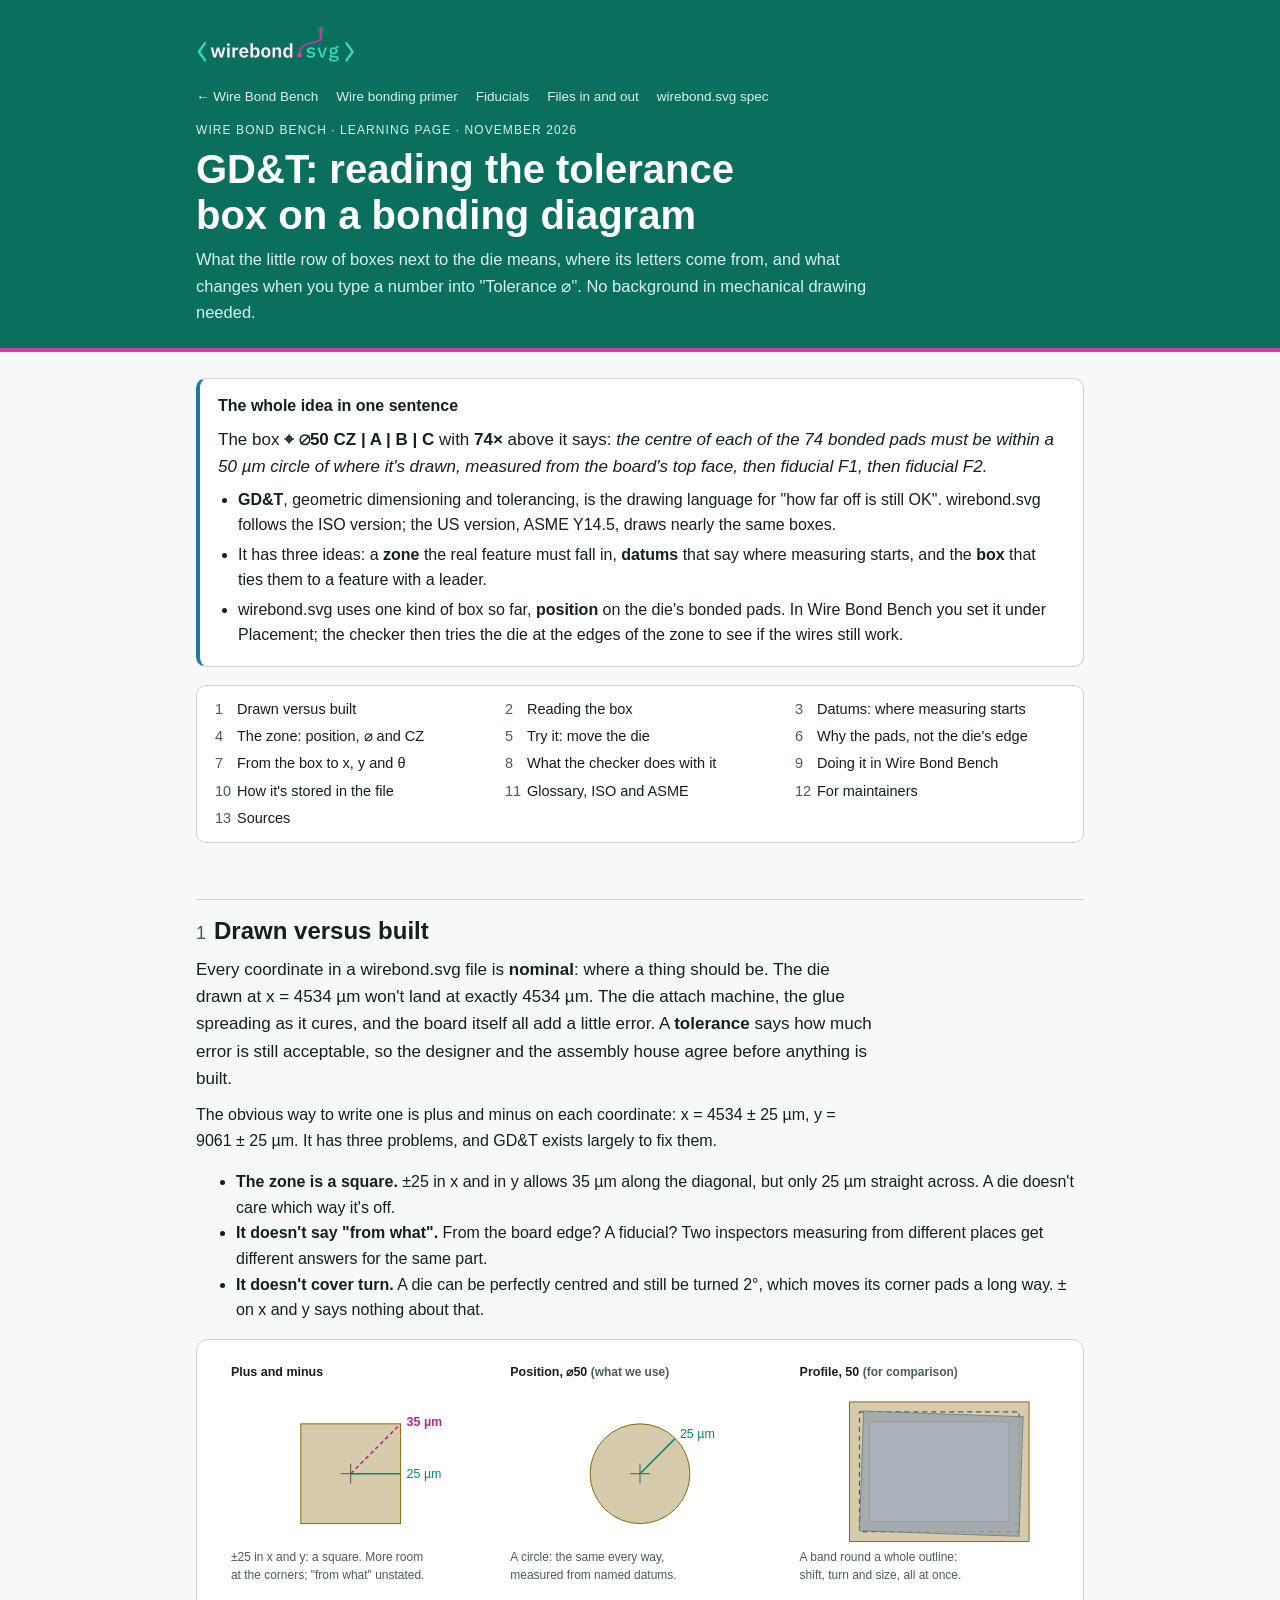
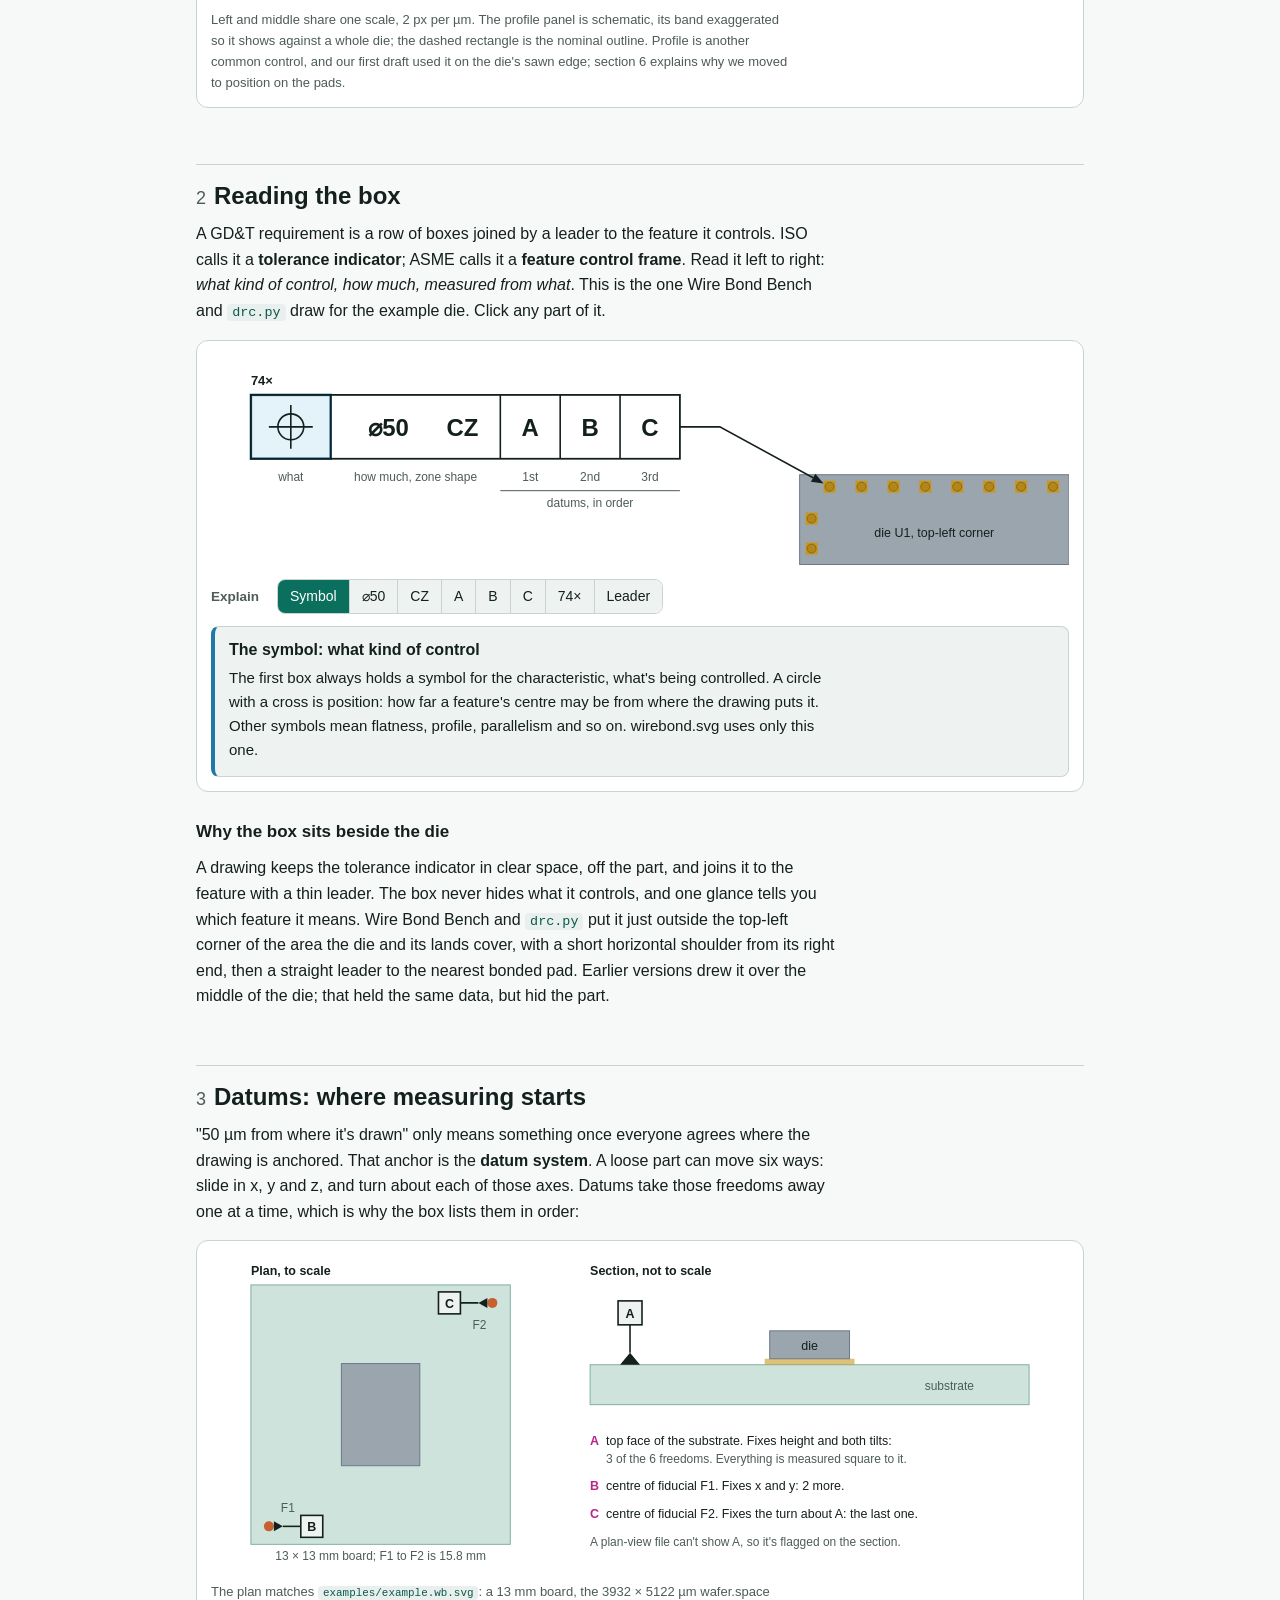
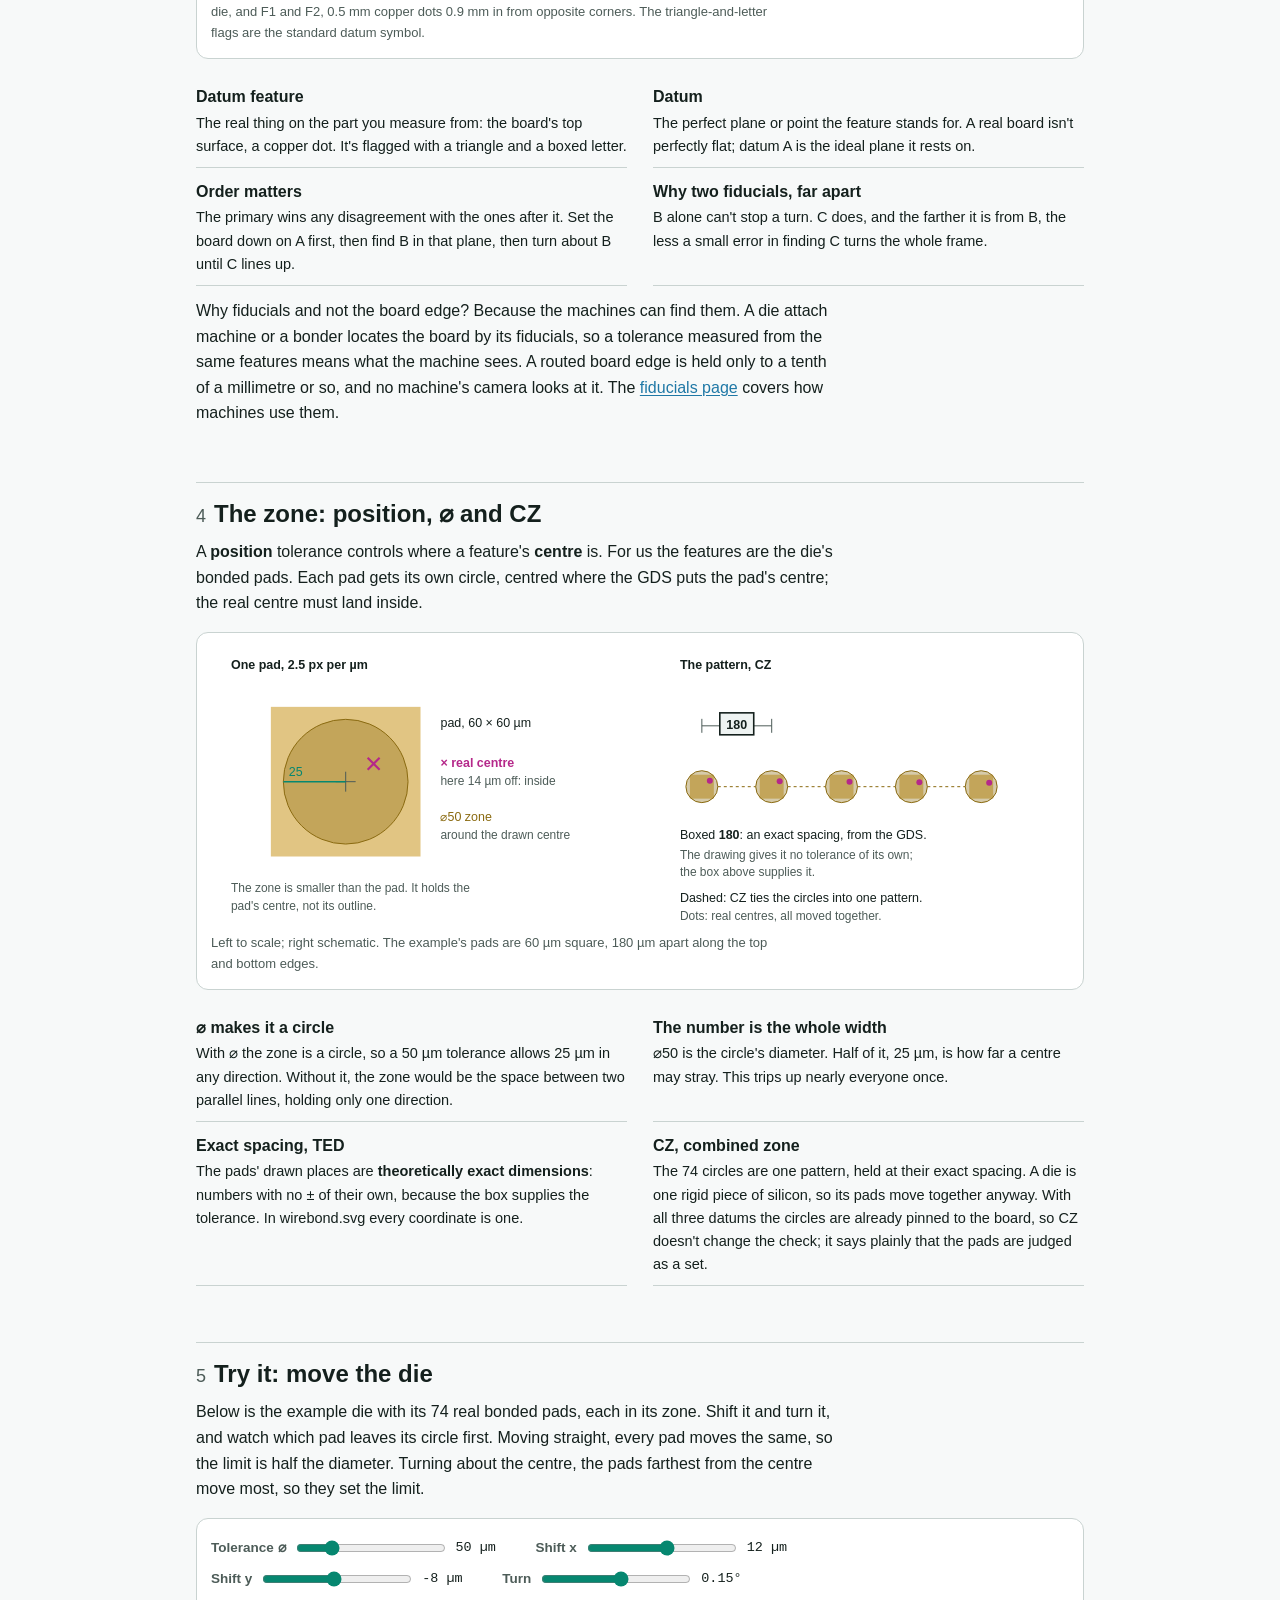
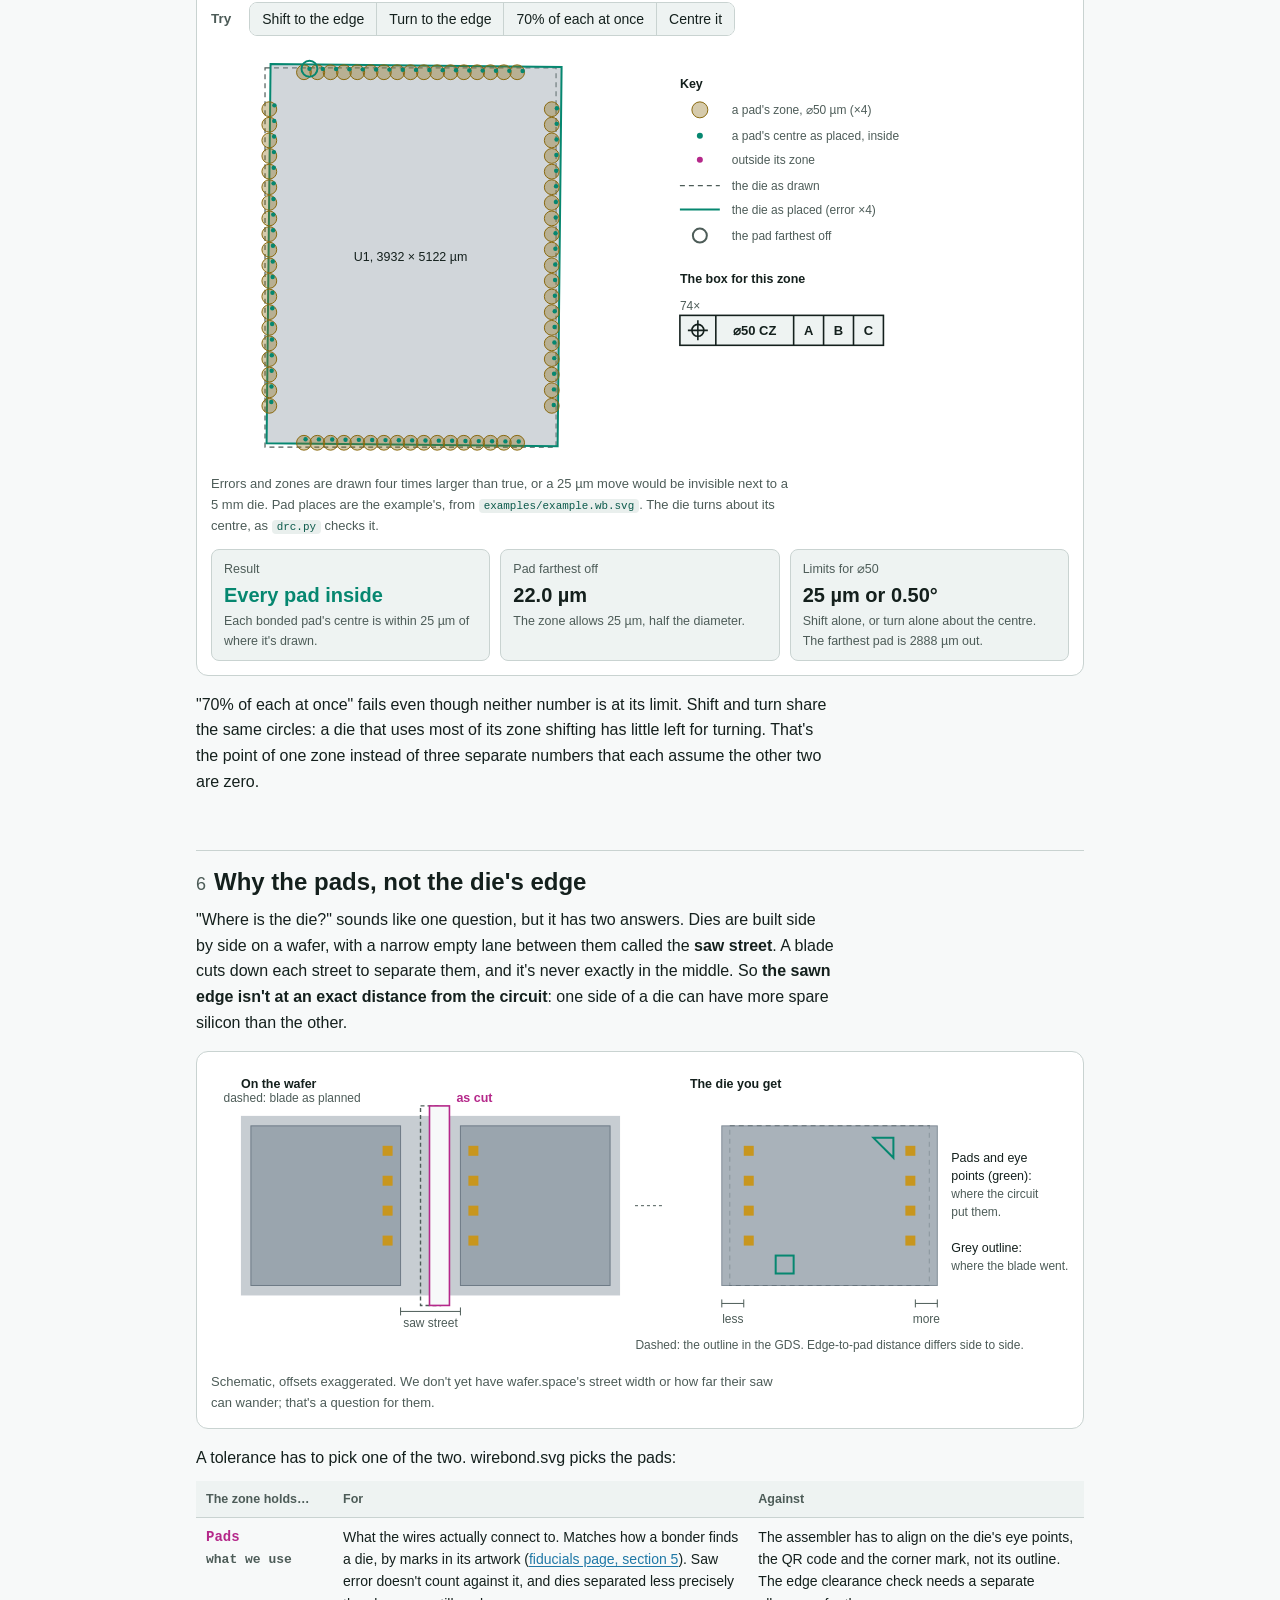
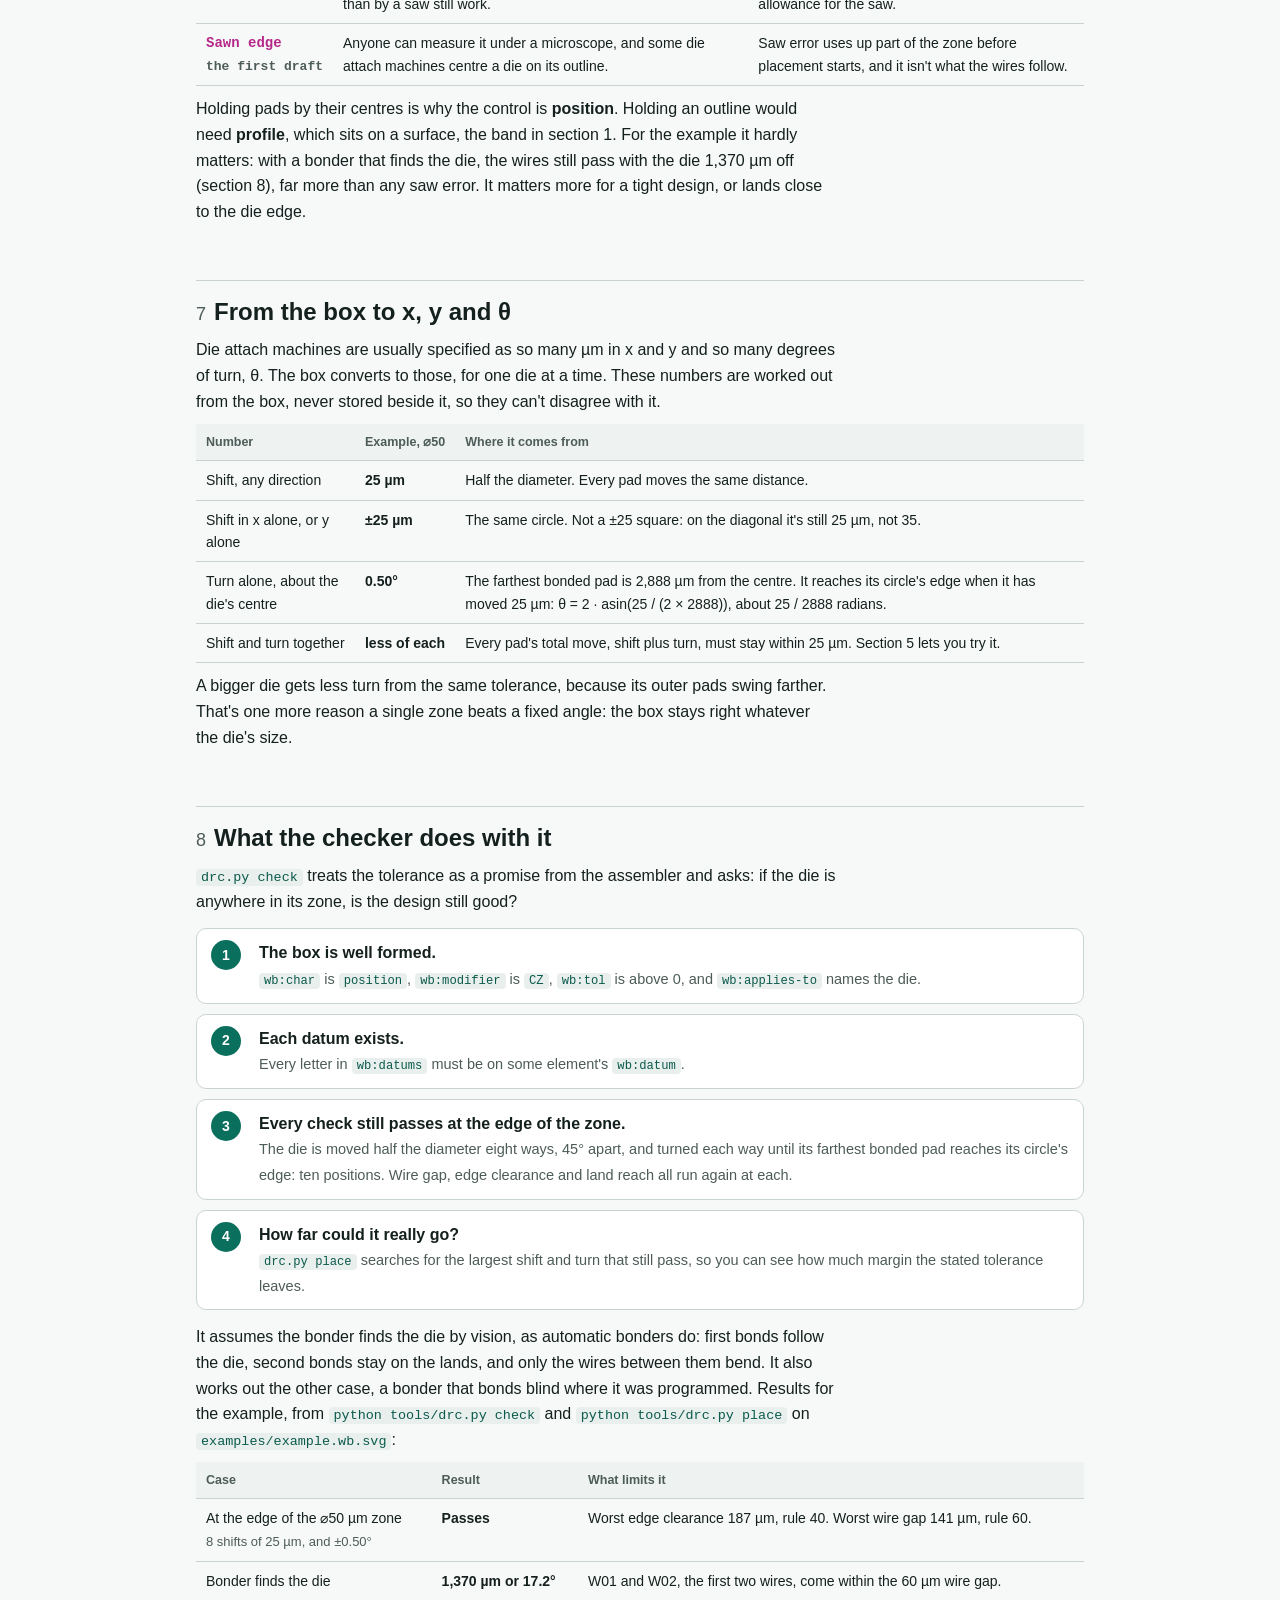
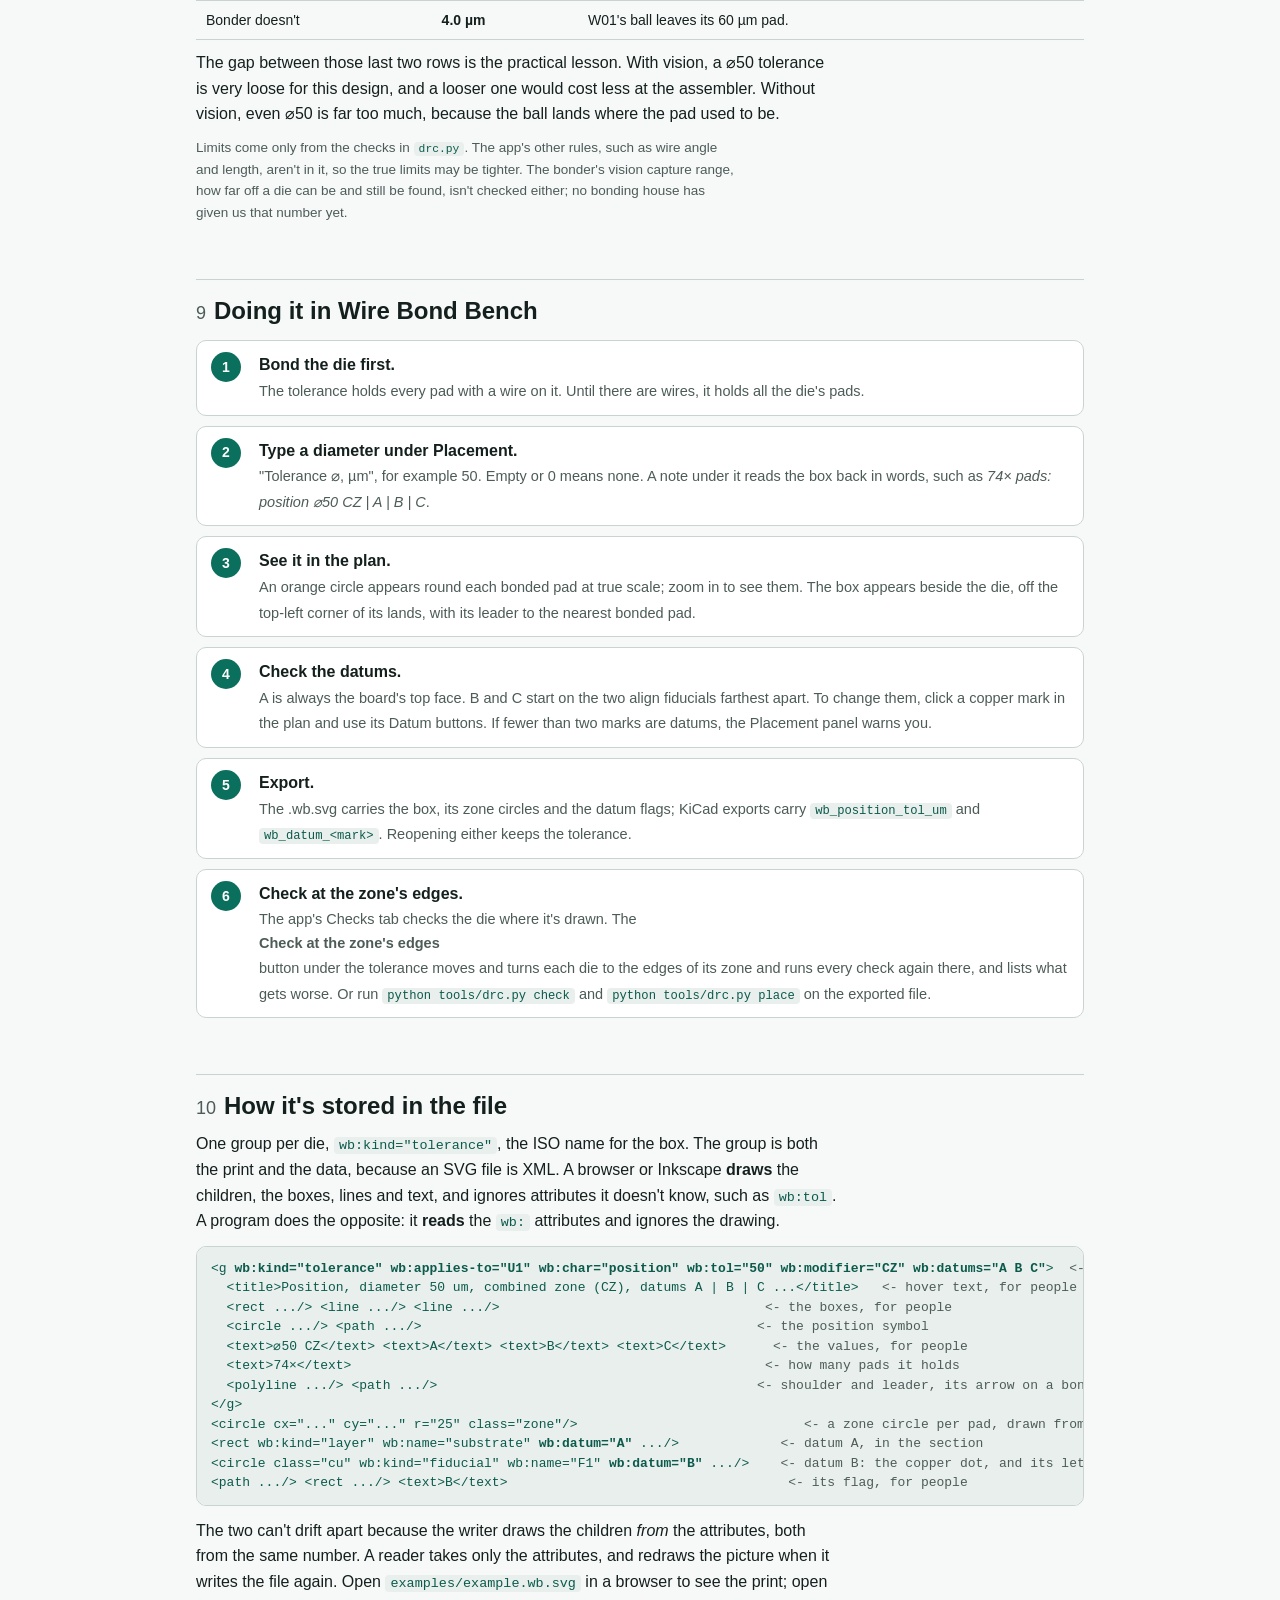
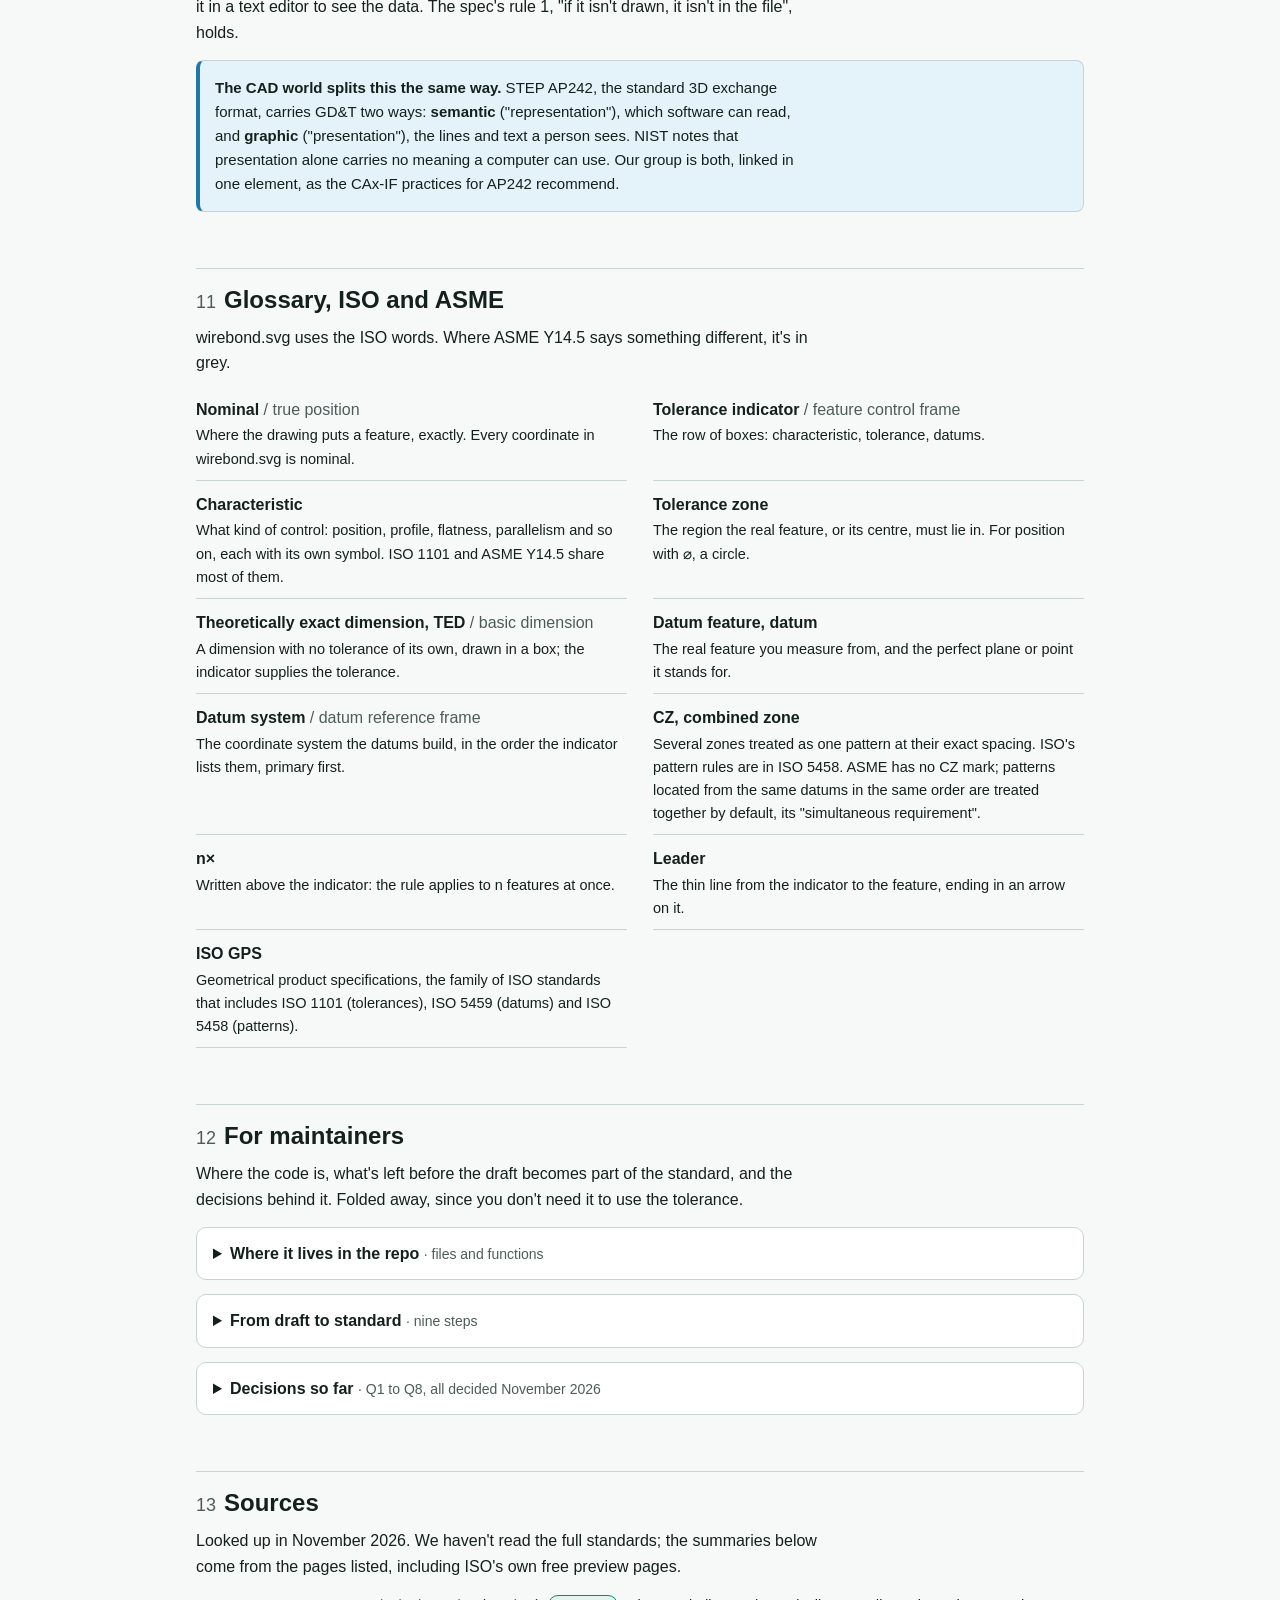
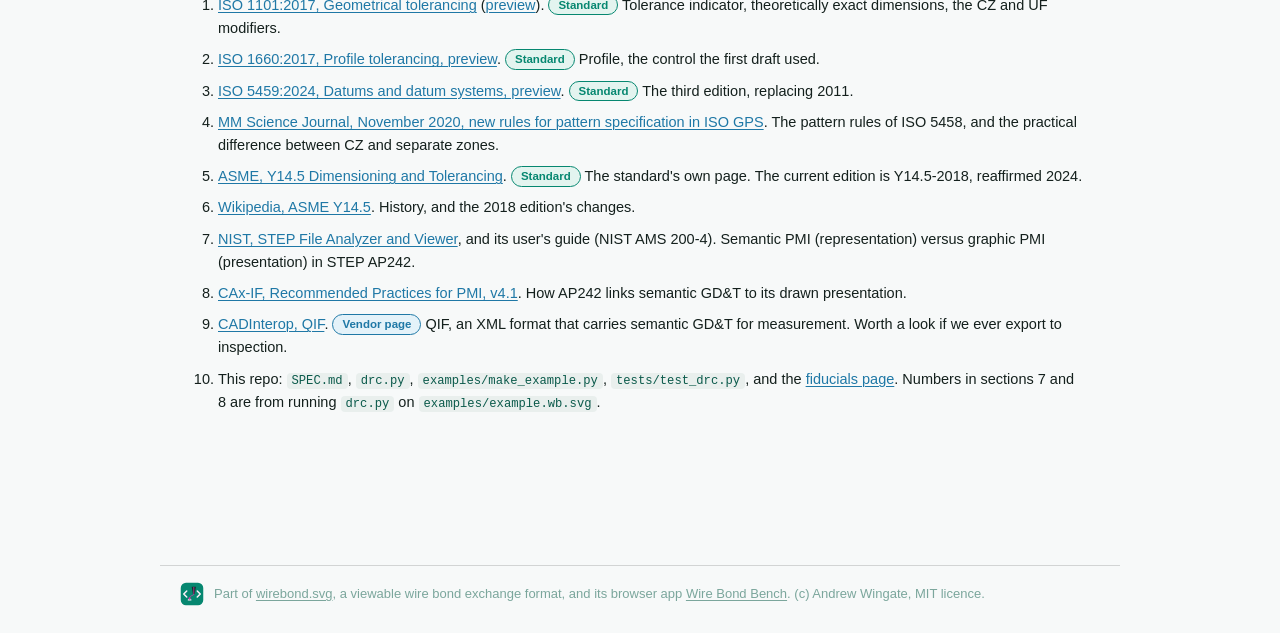
<file: docs/primer/gdt.html>
<!doctype html>
<html lang="en">
<head>
<meta charset="utf-8">
<meta name="viewport" content="width=device-width, initial-scale=1">
<title>GD&amp;T Primer</title>
<link rel="icon" type="image/svg+xml" href="../../app/brand/wirebond-icon.svg">
<meta name="author" content="Andrew Wingate">
<meta name="generator" content="wirebond.svg">
<style>
/* Same house style as wire-bonding-primer.html and fiducials.html: one reading column, Evezor palette, dark first. */
:root{
  color-scheme:dark;
  --bg:#262c2a; --panel:#12302b; --panel2:#0c1311; --line:#1b5c50;
  --txt:#e8eceb; --muted:#8fb5ac; --accent:#5bbbe6; --head:#0b6f5d; --head-txt:#ffffff; --head-sub:#d8f3ec;
  --green:#36d9bb; --green-bg:#0b3a31; --blue:#5bbbe6; --blue-bg:#10303f;
  --magenta:#e660bd; --magenta-bg:#3a1832; --amber:#e9c46a; --amber-bg:#3b3115;
  --si:#6d7a86; --si-edge:#9aa7b2; --board:#1d5a3a; --board-edge:#2f7d55; --gold:#e3b23c; --copper:#e07a4b;
  --code-bg:#04130a; --code-txt:#aff5b4;
  --f-body:Arial,Helvetica,sans-serif; --f-mono:ui-monospace,Menlo,Consolas,monospace;
}
@media (prefers-color-scheme: light){ :root:not([data-theme="dark"]){
  color-scheme:light;
  --bg:#f7f9f9; --panel:#ffffff; --panel2:#eef3f2; --line:#c9d3d1;
  --txt:#14201d; --muted:#4d5c58; --accent:#1f78a6; --head:#0b6f5d; --head-txt:#ffffff; --head-sub:#d8f3ec;
  --green:#068770; --green-bg:#e3f4ef; --blue:#1f78a6; --blue-bg:#e4f2f9;
  --magenta:#b5288a; --magenta-bg:#fbe9f5; --amber:#8a6a10; --amber-bg:#fbf3dc;
  --si:#9aa5ae; --si-edge:#6d7a86; --board:#cfe3dd; --board-edge:#7fb0a2; --gold:#c8961e; --copper:#c8602f;
  --code-bg:#e9efed; --code-txt:#0b5a4b;
}}
:root[data-theme="light"]{
  color-scheme:light;
  --bg:#f7f9f9; --panel:#ffffff; --panel2:#eef3f2; --line:#c9d3d1;
  --txt:#14201d; --muted:#4d5c58; --accent:#1f78a6; --head:#0b6f5d; --head-txt:#ffffff; --head-sub:#d8f3ec;
  --green:#068770; --green-bg:#e3f4ef; --blue:#1f78a6; --blue-bg:#e4f2f9;
  --magenta:#b5288a; --magenta-bg:#fbe9f5; --amber:#8a6a10; --amber-bg:#fbf3dc;
  --si:#9aa5ae; --si-edge:#6d7a86; --board:#cfe3dd; --board-edge:#7fb0a2; --gold:#c8961e; --copper:#c8602f;
  --code-bg:#e9efed; --code-txt:#0b5a4b;
}
*{box-sizing:border-box}
img{max-width:100%;height:auto}
[hidden]{display:none!important}
body{margin:0;background:var(--bg);color:var(--txt);font:16px/1.6 var(--f-body)}
a{color:var(--accent);text-decoration:underline;text-decoration-thickness:1px;text-underline-offset:2px}
a:focus-visible,button:focus-visible,input:focus-visible,summary:focus-visible{outline:2px solid var(--magenta);outline-offset:2px}
code,.mono{font-family:var(--f-mono);font-size:.84em}
code{background:var(--code-bg);color:var(--code-txt);border-radius:4px;padding:1px 5px}
pre{background:var(--code-bg);color:var(--code-txt);border:1px solid var(--line);border-radius:10px;padding:12px 14px;overflow-x:auto;font:13px/1.5 var(--f-mono);margin:12px 0}
pre code{background:none;padding:0;font-size:inherit}
pre .c{color:var(--muted)}

.mast{background:var(--head);color:var(--head-txt);border-bottom:4px solid #d93aa7}
.wrap{max-width:920px;margin:0 auto;padding-left:max(16px,env(safe-area-inset-left,0px));padding-right:max(16px,env(safe-area-inset-right,0px))}
.mast .wrap{padding-block:26px 22px}
.eyebrow{font-size:12px;letter-spacing:.09em;text-transform:uppercase;color:var(--head-sub)}
h1{font-size:clamp(28px,5vw,40px);line-height:1.15;margin:6px 0 8px;text-wrap:balance}
.mast p{margin:0;color:var(--head-sub);max-width:680px;font-size:16.5px}
.sitenav{display:flex;flex-wrap:wrap;gap:6px 18px;font-size:13.5px;margin-bottom:14px}
.sitenav a{color:var(--head-sub);text-decoration:none}
.sitenav a:hover{color:#fff;text-decoration:underline}

main.wrap{padding-block:8px 96px}
h2{font-size:24px;line-height:1.25;margin:56px 0 4px;padding-top:16px;border-top:1px solid var(--line);text-wrap:balance}
h2 .k{color:var(--muted);font-weight:400;margin-right:8px;font-size:18px}
h3{font-size:17px;margin:26px 0 6px}
p{margin:10px 0;max-width:72ch}
.lede{font-size:17px}
.muted{color:var(--muted)} .small{font-size:13.5px}
.tldr{background:var(--panel);border:1px solid var(--line);border-left:4px solid var(--accent);border-radius:10px;padding:14px 18px;margin:18px 0}
.tldr ul{margin:6px 0 0;padding-left:20px} .tldr li{margin:4px 0}
.say{font-size:17px;margin:8px 0 4px;max-width:none}
.callout{border:1px solid var(--line);border-left:4px solid var(--amber);background:var(--amber-bg);border-radius:8px;padding:11px 15px;margin:14px 0;font-size:15px}
.callout.info{border-left-color:var(--blue);background:var(--blue-bg)}
.callout.good{border-left-color:var(--green);background:var(--green-bg)}
.callout p{margin:4px 0}
nav.toc{display:grid;grid-template-columns:repeat(auto-fill,minmax(250px,1fr));gap:4px 20px;background:var(--panel);border:1px solid var(--line);border-radius:10px;padding:12px 18px;margin:18px 0;font-size:14.5px}
nav.toc a{color:var(--txt);text-decoration:none} nav.toc a:hover{color:var(--accent)}
nav.toc span{color:var(--muted);display:inline-block;width:22px}
.fig{background:var(--panel);border:1px solid var(--line);border-radius:12px;padding:14px;margin:16px 0}
.scroll{overflow-x:auto}
.fig svg{display:block;width:100%;height:auto}
.fig svg.wide{min-width:620px}
.cap{font-size:13px;color:var(--muted);margin-top:7px;max-width:80ch}

.pill{display:inline-block;font-size:11.5px;font-weight:700;border-radius:999px;padding:0 9px;border:1px solid;white-space:nowrap;vertical-align:1px;line-height:1.6}
.t-std{color:var(--green);border-color:var(--green);background:var(--green-bg)}
.t-ven{color:var(--blue);border-color:var(--blue);background:var(--blue-bg)}
.t-our{color:var(--muted);border-color:var(--line);background:var(--panel2)}
.p-dec{color:var(--green);border-color:var(--green);background:var(--green-bg)}
.p-lean{color:var(--blue);border-color:var(--blue);background:var(--blue-bg)}
.p-open{color:var(--amber);border-color:var(--amber);background:var(--amber-bg)}

dl.gl{display:grid;grid-template-columns:repeat(auto-fit,minmax(min(100%,380px),1fr));gap:2px 26px;margin:12px 0}
dl.gl div{padding:9px 0;border-bottom:1px solid var(--line);min-width:0}
dl.gl dt{font-weight:700}
dl.gl dt i{font-weight:400;color:var(--muted);font-style:normal}
dl.gl dd{margin:2px 0 0;font-size:14.5px}

ol.steps{list-style:none;padding:0;margin:14px 0;display:grid;gap:10px;counter-reset:s}
ol.steps li{counter-increment:s;display:grid;grid-template-columns:36px minmax(0,1fr);gap:12px;align-items:start;background:var(--panel);border:1px solid var(--line);border-radius:10px;padding:11px 14px}
ol.steps li::before{content:counter(s);width:30px;height:30px;border-radius:50%;background:var(--head);color:#fff;display:flex;align-items:center;justify-content:center;font-weight:700;font-size:14px}
ol.steps b{display:block}
ol.steps span{font-size:14.5px;color:var(--muted)}

.tw{overflow-x:auto;margin:10px 0}
table{border-collapse:collapse;width:100%;font-size:14px}
th,td{border-bottom:1px solid var(--line);padding:8px 10px;text-align:left;vertical-align:top}
th{color:var(--muted);font-weight:600;font-size:12.5px;background:var(--panel2);white-space:nowrap}
td.key{font-family:var(--f-mono);font-weight:700;color:var(--magenta);white-space:nowrap}
td.val{white-space:nowrap;font-variant-numeric:tabular-nums;font-weight:700}
td .why{display:block;color:var(--muted);font-size:13px;margin-top:2px}

.ctl{display:flex;flex-wrap:wrap;gap:10px 18px;align-items:center;margin:4px 0 12px}
.ctl label,.ctl .lb{font-size:13.5px;color:var(--muted);font-weight:600}
.ctl .one{display:flex;gap:8px;align-items:center}
.seg{display:inline-flex;flex-wrap:wrap;border:1px solid var(--line);border-radius:8px;overflow:hidden}
.seg button{font:inherit;font-size:14px;background:var(--panel2);color:var(--txt);border:0;border-right:1px solid var(--line);padding:5px 12px;cursor:pointer}
.seg button:last-child{border-right:0}
.seg button:hover{background:var(--head);color:#fff}
.seg button[aria-pressed="true"]{background:var(--head);color:#fff}
input[type=range]{width:150px;accent-color:var(--green)}
.num{display:inline-block;min-width:62px;font-variant-numeric:tabular-nums}
.readout{display:grid;grid-template-columns:repeat(auto-fit,minmax(min(100%,240px),1fr));gap:10px;margin-top:12px}
.ro{background:var(--panel2);border:1px solid var(--line);border-radius:8px;padding:9px 12px;font-size:14px}
.ro .v{font-size:20px;font-weight:700;font-variant-numeric:tabular-nums}
.ro .s{color:var(--muted);font-size:12.5px}
.ro.ok .v{color:var(--green)} .ro.bad .v{color:var(--magenta)}

/* the box reader */
.cellinfo{background:var(--panel2);border:1px solid var(--line);border-left:4px solid var(--blue);border-radius:8px;padding:10px 14px;margin-top:12px;min-height:96px}
.cellinfo b{display:block;font-size:16px;margin-bottom:2px}
.cellinfo p{margin:4px 0;font-size:15px}
svg .hl{fill:transparent}
svg .hl.on{fill:var(--blue-bg);stroke:var(--blue);stroke-width:2.5}
svg .hit{fill:transparent;cursor:pointer}
svg .hitline{fill:none;stroke:transparent;stroke-width:16;cursor:pointer}
svg .nopt{pointer-events:none}
svg .ldr.on{stroke:var(--blue);stroke-width:2.6}
svg .cnt.on{fill:var(--blue)}

.qs{display:grid;gap:10px;margin:14px 0}
.q{background:var(--panel);border:1px solid var(--line);border-radius:10px;padding:11px 15px}
.q b{display:block;margin-bottom:2px}
.q p{margin:4px 0;font-size:14.5px}
ol.src{padding-left:22px;font-size:14.5px} ol.src li{margin:8px 0}

details.maint{background:var(--panel);border:1px solid var(--line);border-radius:10px;padding:4px 16px;margin:14px 0}
details.maint>summary{cursor:pointer;font-weight:700;font-size:16px;padding:9px 0}
details.maint>summary .muted{font-weight:400;font-size:14px}
details.maint h3:first-of-type{margin-top:10px}

svg text{font-family:var(--f-body);fill:var(--txt);font-size:13px}
svg .lbl{font-size:12.5px} svg .lblm{fill:var(--muted);font-size:12px} svg .key{fill:var(--magenta);font-weight:700;font-size:12.5px}
svg .big{font-size:17px;font-weight:700}
svg .huge{font-size:24px;font-weight:700}
svg .board{fill:var(--board);stroke:var(--board-edge)}
svg .die{fill:var(--si);stroke:var(--si-edge)}
svg .pad{fill:var(--gold)}
svg .fid{fill:var(--copper)}
svg .gd{fill:none;stroke:var(--txt);stroke-width:1.6}
svg .gdf{fill:var(--txt)}
svg .gdb{fill:var(--panel2);stroke:var(--txt);stroke-width:1.6}
svg .band{fill:var(--amber);fill-opacity:.35;stroke:var(--amber);stroke-width:1}
svg .nom{fill:none;stroke:var(--muted);stroke-dasharray:5 4;stroke-width:1.2}
svg .tick{stroke:var(--muted);stroke-width:1}
.brandmark{display:inline-block;margin:0 0 12px}.brandmark img{display:block;height:40px;width:auto}.madewith{display:flex;align-items:center;gap:10px;max-width:960px;margin:40px auto 28px;padding:16px 20px 0;border-top:1px solid rgba(127,127,127,.3);font-size:13px;color:#7ba69c}.madewith img{width:24px;height:24px;flex:none}.madewith a{color:inherit}
</style>
</head>
<body>

<header class="mast">
  <div class="wrap">
    <a class="brandmark" href="https://github.com/anfroholic/wirebond.svg" title="wirebond.svg on GitHub"><img src="../../app/brand/wirebond-logo.svg" alt="wirebond.svg" width="160" height="40"></a>
    <nav class="sitenav" aria-label="Project pages">
      <a href="../../app/index.html">← Wire Bond Bench</a>
      <a href="wire-bonding-primer.html">Wire bonding primer</a>
      <a href="fiducials.html">Fiducials</a>
      <a href="files-in-and-out.html">Files in and out</a>
      <a href="../../SPEC.md">wirebond.svg spec</a>
    </nav>
    <div class="eyebrow">Wire Bond Bench · learning page · November 2026</div>
    <h1>GD&amp;T: reading the tolerance box on a bonding diagram</h1>
    <p>What the little row of boxes next to the die means, where its letters come from, and what changes when you type a number into "Tolerance ⌀". No background in mechanical drawing needed.</p>
  </div>
</header>

<main class="wrap">

<div class="tldr">
  <b>The whole idea in one sentence</b>
  <p class="say">The box <b>⌖ ⌀50 CZ | A | B | C</b> with <b>74×</b> above it says: <i>the centre of each of the 74 bonded pads must be within a 50 µm circle of where it's drawn, measured from the board's top face, then fiducial F1, then fiducial F2.</i></p>
  <ul>
    <li><b>GD&amp;T</b>, geometric dimensioning and tolerancing, is the drawing language for "how far off is still OK". wirebond.svg follows the ISO version; the US version, ASME Y14.5, draws nearly the same boxes.</li>
    <li>It has three ideas: a <b>zone</b> the real feature must fall in, <b>datums</b> that say where measuring starts, and the <b>box</b> that ties them to a feature with a leader.</li>
    <li>wirebond.svg uses one kind of box so far, <b>position</b> on the die's bonded pads. In Wire Bond Bench you set it under Placement; the checker then tries the die at the edges of the zone to see if the wires still work.</li>
  </ul>
</div>

<nav class="toc" aria-label="Contents">
  <a href="#nominal"><span>1</span>Drawn versus built</a>
  <a href="#box"><span>2</span>Reading the box</a>
  <a href="#datums"><span>3</span>Datums: where measuring starts</a>
  <a href="#zone"><span>4</span>The zone: position, ⌀ and CZ</a>
  <a href="#try"><span>5</span>Try it: move the die</a>
  <a href="#sawn"><span>6</span>Why the pads, not the die's edge</a>
  <a href="#numbers"><span>7</span>From the box to x, y and θ</a>
  <a href="#checker"><span>8</span>What the checker does with it</a>
  <a href="#app"><span>9</span>Doing it in Wire Bond Bench</a>
  <a href="#format"><span>10</span>How it's stored in the file</a>
  <a href="#words"><span>11</span>Glossary, ISO and ASME</a>
  <a href="#maint"><span>12</span>For maintainers</a>
  <a href="#sources"><span>13</span>Sources</a>
</nav>

<!-- 1 -->
<h2 id="nominal"><span class="k">1</span>Drawn versus built</h2>
<p class="lede">Every coordinate in a wirebond.svg file is <b>nominal</b>: where a thing should be. The die drawn at x = 4534 µm won't land at exactly 4534 µm. The die attach machine, the glue spreading as it cures, and the board itself all add a little error. A <b>tolerance</b> says how much error is still acceptable, so the designer and the assembly house agree before anything is built.</p>
<p>The obvious way to write one is plus and minus on each coordinate: x = 4534 ± 25 µm, y = 9061 ± 25 µm. It has three problems, and GD&amp;T exists largely to fix them.</p>
<ul>
  <li><b>The zone is a square.</b> ±25 in x and in y allows 35 µm along the diagonal, but only 25 µm straight across. A die doesn't care which way it's off.</li>
  <li><b>It doesn't say "from what".</b> From the board edge? A fiducial? Two inspectors measuring from different places get different answers for the same part.</li>
  <li><b>It doesn't cover turn.</b> A die can be perfectly centred and still be turned 2°, which moves its corner pads a long way. ± on x and y says nothing about that.</li>
</ul>

<div class="fig scroll">
<svg class="wide" viewBox="0 0 860 250" role="img" aria-labelledby="cmpT">
  <title id="cmpT">Three tolerance zones at the same scale. Left: plus and minus 25 µm gives a square, with 35 µm allowed along the diagonal. Middle: a position tolerance of diameter 50 gives a circle. Right: a profile tolerance gives a band around the whole outline.</title>
  <text x="20" y="22" class="lbl" font-weight="700">Plus and minus</text>
  <rect class="band" x="90" y="70" width="100" height="100"/>
  <path class="tick" d="M130,120 h20 M140,110 v20"/>
  <path d="M140,120 L190,70" stroke="var(--magenta)" stroke-width="1.6" stroke-dasharray="4 3"/>
  <text x="196" y="72" class="key">35 µm</text>
  <path d="M140,120 L190,120" stroke="var(--green)" stroke-width="1.6"/>
  <text x="196" y="124" class="lbl" style="fill:var(--green)">25 µm</text>
  <text x="20" y="208" class="lblm">±25 in x and y: a square. More room</text>
  <text x="20" y="226" class="lblm">at the corners; "from what" unstated.</text>

  <text x="300" y="22" class="lbl" font-weight="700">Position, ⌀50 <tspan class="lblm">(what we use)</tspan></text>
  <circle class="band" cx="430" cy="120" r="50"/>
  <path class="tick" d="M420,120 h20 M430,110 v20"/>
  <path d="M430,120 L465,85" stroke="var(--green)" stroke-width="1.6"/>
  <text x="470" y="84" class="lbl" style="fill:var(--green)">25 µm</text>
  <text x="300" y="208" class="lblm">A circle: the same every way,</text>
  <text x="300" y="226" class="lblm">measured from named datums.</text>

  <text x="590" y="22" class="lbl" font-weight="700">Profile, 50 <tspan class="lblm">(for comparison)</tspan></text>
  <path class="band" fill-rule="evenodd" d="M640,48 H820 V188 H640 Z M660,68 V168 H800 V68 Z"/>
  <rect class="nom" x="650" y="58" width="160" height="120"/>
  <rect class="die" x="652" y="60" width="160" height="120" transform="rotate(2 732 120)" opacity=".85"/>
  <text x="590" y="208" class="lblm">A band round a whole outline:</text>
  <text x="590" y="226" class="lblm">shift, turn and size, all at once.</text>
</svg>
<div class="cap">Left and middle share one scale, 2 px per µm. The profile panel is schematic, its band exaggerated so it shows against a whole die; the dashed rectangle is the nominal outline. Profile is another common control, and our first draft used it on the die's sawn edge; section 6 explains why we moved to position on the pads.</div>
</div>

<!-- 2 -->
<h2 id="box"><span class="k">2</span>Reading the box</h2>
<p>A GD&amp;T requirement is a row of boxes joined by a leader to the feature it controls. ISO calls it a <b>tolerance indicator</b>; ASME calls it a <b>feature control frame</b>. Read it left to right: <i>what kind of control, how much, measured from what</i>. This is the one Wire Bond Bench and <code>drc.py</code> draw for the example die. Click any part of it.</p>

<div class="fig">
<div class="scroll">
<svg class="wide" id="boxSvg" viewBox="0 40 860 215" role="img" aria-labelledby="boxT">
  <title id="boxT">The example's tolerance indicator: a position symbol, then diameter 50 CZ, then datum boxes A, B and C, with 74× written above it. A short shoulder and a leader run from its right end to an arrow on the top-left bonded pad of a die drawn to the right; each pad has a small circle around its centre.</title>
  <!-- highlight backgrounds, behind everything -->
  <rect class="hl" data-c="sym" x="40" y="80" width="80" height="64"/>
  <rect class="hl" data-c="dia" x="120" y="80" width="170" height="64"/>
  <rect class="hl" data-c="cz" x="120" y="80" width="170" height="64"/>
  <rect class="hl" data-c="A" x="290" y="80" width="60" height="64"/>
  <rect class="hl" data-c="B" x="350" y="80" width="60" height="64"/>
  <rect class="hl" data-c="C" x="410" y="80" width="60" height="64"/>
  <g class="nopt">
    <rect x="40" y="80" width="430" height="64" fill="none" stroke="var(--txt)" stroke-width="1.8"/>
    <path class="gd" d="M120,80 v64 M290,80 v64 M350,80 v64 M410,80 v64"/>
    <circle class="gd" cx="80" cy="112" r="13"/><path class="gd" d="M58,112 h44 M80,90 v44"/>
    <text x="178" y="121" text-anchor="middle" class="huge">⌀50</text>
    <text x="252" y="121" text-anchor="middle" class="huge">CZ</text>
    <text x="320" y="121" text-anchor="middle" class="huge">A</text>
    <text x="380" y="121" text-anchor="middle" class="huge">B</text>
    <text x="440" y="121" text-anchor="middle" class="huge">C</text>
    <text x="80" y="166" text-anchor="middle" class="lblm">what</text>
    <text x="205" y="166" text-anchor="middle" class="lblm">how much, zone shape</text>
    <text x="320" y="166" text-anchor="middle" class="lblm">1st</text>
    <text x="380" y="166" text-anchor="middle" class="lblm">2nd</text>
    <text x="440" y="166" text-anchor="middle" class="lblm">3rd</text>
    <path class="tick" d="M290,176 h180"/>
    <text x="380" y="192" text-anchor="middle" class="lblm">datums, in order</text>
    <!-- the die corner, its pads and their zones -->
    <rect class="die" x="590" y="160" width="270" height="90"/>
    <g class="pad"><rect x="614" y="166" width="12" height="12"/><rect x="646" y="166" width="12" height="12"/><rect x="678" y="166" width="12" height="12"/><rect x="710" y="166" width="12" height="12"/><rect x="742" y="166" width="12" height="12"/><rect x="774" y="166" width="12" height="12"/><rect x="806" y="166" width="12" height="12"/><rect x="838" y="166" width="12" height="12"/>
      <rect x="596" y="198" width="12" height="12"/><rect x="596" y="228" width="12" height="12"/></g>
    <g class="band"><circle cx="620" cy="172" r="4.5"/><circle cx="652" cy="172" r="4.5"/><circle cx="684" cy="172" r="4.5"/><circle cx="716" cy="172" r="4.5"/><circle cx="748" cy="172" r="4.5"/><circle cx="780" cy="172" r="4.5"/><circle cx="812" cy="172" r="4.5"/><circle cx="844" cy="172" r="4.5"/>
      <circle cx="602" cy="204" r="4.5"/><circle cx="602" cy="234" r="4.5"/></g>
    <text x="725" y="222" text-anchor="middle" class="lbl">die U1, top-left corner</text>
  </g>
  <text class="cnt nopt" data-c="n" x="40" y="70" font-weight="700" font-size="17">74×</text>
  <polyline class="gd ldr nopt" data-c="lead" points="470,112 510,112 603.5,163"/>
  <path class="gdf nopt" d="M614,168.7 L601.3,167 L605.7,159.1 Z"/>
  <!-- click targets, on top -->
  <rect class="hit" data-c="sym" x="40" y="80" width="80" height="64"/>
  <rect class="hit" data-c="dia" x="120" y="80" width="105" height="64"/>
  <rect class="hit" data-c="cz" x="225" y="80" width="65" height="64"/>
  <rect class="hit" data-c="A" x="290" y="80" width="60" height="64"/>
  <rect class="hit" data-c="B" x="350" y="80" width="60" height="64"/>
  <rect class="hit" data-c="C" x="410" y="80" width="60" height="64"/>
  <rect class="hit" data-c="n" x="34" y="48" width="50" height="28"/>
  <polyline class="hitline" data-c="lead" points="470,112 510,112 610,167"/>
</svg>
</div>
<div class="ctl" style="margin-top:10px">
  <span class="lb">Explain</span>
  <div class="seg" id="boxBtns">
    <button type="button" data-c="sym">Symbol</button>
    <button type="button" data-c="dia">⌀50</button>
    <button type="button" data-c="cz">CZ</button>
    <button type="button" data-c="A">A</button>
    <button type="button" data-c="B">B</button>
    <button type="button" data-c="C">C</button>
    <button type="button" data-c="n">74×</button>
    <button type="button" data-c="lead">Leader</button>
  </div>
</div>
<div class="cellinfo" id="cellInfo" aria-live="polite"></div>
</div>

<h3>Why the box sits beside the die</h3>
<p>A drawing keeps the tolerance indicator in clear space, off the part, and joins it to the feature with a thin leader. The box never hides what it controls, and one glance tells you which feature it means. Wire Bond Bench and <code>drc.py</code> put it just outside the top-left corner of the area the die and its lands cover, with a short horizontal shoulder from its right end, then a straight leader to the nearest bonded pad. Earlier versions drew it over the middle of the die; that held the same data, but hid the part.</p>

<!-- 3 -->
<h2 id="datums"><span class="k">3</span>Datums: where measuring starts</h2>
<p>"50 µm from where it's drawn" only means something once everyone agrees where the drawing is anchored. That anchor is the <b>datum system</b>. A loose part can move six ways: slide in x, y and z, and turn about each of those axes. Datums take those freedoms away one at a time, which is why the box lists them in order:</p>

<div class="fig scroll">
<svg class="wide" viewBox="0 0 860 320" role="img" aria-labelledby="datT">
  <title id="datT">Left, a plan view of the 13 mm example board with the die in the middle and fiducials F1, bottom left, and F2, top right, flagged as datums B and C. Right, a section through the board with the substrate's top face flagged as datum A, and a list of which freedoms each datum removes.</title>
  <text x="40" y="20" class="lbl" font-weight="700">Plan, to scale</text>
  <rect class="board" x="40" y="30" width="260" height="260"/>
  <rect class="die" x="130.7" y="108.8" width="78.6" height="102.4"/>
  <circle class="fid" cx="58" cy="272" r="5"/>
  <circle class="fid" cx="282" cy="48" r="5"/>
  <path class="gdf" d="M63,267 L63,277 L72,272 Z"/><path class="gd" d="M72,272 H90"/>
  <rect class="gdb" x="90" y="261" width="22" height="22"/><text x="101" y="277" text-anchor="middle" class="lbl" font-weight="700">B</text>
  <path class="gdf" d="M277,43 L277,53 L268,48 Z"/><path class="gd" d="M268,48 H250"/>
  <rect class="gdb" x="228" y="37" width="22" height="22"/><text x="239" y="53" text-anchor="middle" class="lbl" font-weight="700">C</text>
  <text x="70" y="258" class="lblm">F1</text><text x="262" y="74" class="lblm">F2</text>
  <text x="170" y="306" text-anchor="middle" class="lblm">13 × 13 mm board; F1 to F2 is 15.8 mm</text>

  <text x="380" y="20" class="lbl" font-weight="700">Section, not to scale</text>
  <rect class="board" x="380" y="110" width="440" height="40"/>
  <rect x="555" y="104" width="90" height="6" fill="var(--gold)" opacity=".6"/>
  <rect class="die" x="560" y="76" width="80" height="28"/>
  <text x="600" y="95" text-anchor="middle" class="lbl">die</text>
  <path class="gdf" d="M410,110 L430,110 L420,98 Z"/><path class="gd" d="M420,98 V70"/>
  <rect class="gdb" x="408" y="46" width="24" height="24"/><text x="420" y="63" text-anchor="middle" class="lbl" font-weight="700">A</text>
  <text x="740" y="135" text-anchor="middle" class="lblm">substrate</text>

  <text x="380" y="190" class="key">A</text><text x="396" y="190" class="lbl">top face of the substrate. Fixes height and both tilts:</text>
  <text x="396" y="208" class="lblm">3 of the 6 freedoms. Everything is measured square to it.</text>
  <text x="380" y="236" class="key">B</text><text x="396" y="236" class="lbl">centre of fiducial F1. Fixes x and y: 2 more.</text>
  <text x="380" y="264" class="key">C</text><text x="396" y="264" class="lbl">centre of fiducial F2. Fixes the turn about A: the last one.</text>
  <text x="380" y="292" class="lblm">A plan-view file can't show A, so it's flagged on the section.</text>
</svg>
<div class="cap">The plan matches <code>examples/example.wb.svg</code>: a 13 mm board, the 3932 × 5122 µm wafer.space die, and F1 and F2, 0.5 mm copper dots 0.9 mm in from opposite corners. The triangle-and-letter flags are the standard datum symbol.</div>
</div>

<dl class="gl">
  <div><dt>Datum feature</dt><dd>The real thing on the part you measure from: the board's top surface, a copper dot. It's flagged with a triangle and a boxed letter.</dd></div>
  <div><dt>Datum</dt><dd>The perfect plane or point the feature stands for. A real board isn't perfectly flat; datum A is the ideal plane it rests on.</dd></div>
  <div><dt>Order matters</dt><dd>The primary wins any disagreement with the ones after it. Set the board down on A first, then find B in that plane, then turn about B until C lines up.</dd></div>
  <div><dt>Why two fiducials, far apart</dt><dd>B alone can't stop a turn. C does, and the farther it is from B, the less a small error in finding C turns the whole frame.</dd></div>
</dl>

<p>Why fiducials and not the board edge? Because the machines can find them. A die attach machine or a bonder locates the board by its fiducials, so a tolerance measured from the same features means what the machine sees. A routed board edge is held only to a tenth of a millimetre or so, and no machine's camera looks at it. The <a href="fiducials.html">fiducials page</a> covers how machines use them.</p>

<!-- 4 -->
<h2 id="zone"><span class="k">4</span>The zone: position, ⌀ and CZ</h2>
<p>A <b>position</b> tolerance controls where a feature's <b>centre</b> is. For us the features are the die's bonded pads. Each pad gets its own circle, centred where the GDS puts the pad's centre; the real centre must land inside.</p>

<div class="fig scroll">
<svg class="wide" viewBox="0 0 860 280" role="img" aria-labelledby="zoneT">
  <title id="zoneT">Left: one 60 µm pad, magnified, with a 50 µm circle around its drawn centre and the real centre inside the circle. Right: a row of five pads, 180 µm apart as a boxed exact dimension, each with its circle; the real pads have all shifted together and each centre is inside its own circle.</title>
  <text x="20" y="22" class="lbl" font-weight="700">One pad, 2.5 px per µm</text>
  <rect class="pad" x="60" y="60" width="150" height="150" opacity=".55"/>
  <circle class="band" cx="135" cy="135" r="62.5"/>
  <path class="tick" d="M125,135 h20 M135,125 v20"/>
  <path d="M157,111 l12,12 M169,111 l-12,12" stroke="var(--magenta)" stroke-width="2.2"/>
  <path d="M135,135 L72.5,135" stroke="var(--green)" stroke-width="1.4"/>
  <text x="78" y="129" class="lbl" style="fill:var(--green)">25</text>
  <text x="230" y="80" class="lbl">pad, 60 × 60 µm</text>
  <text x="230" y="120" class="key">× real centre</text>
  <text x="230" y="138" class="lblm">here 14 µm off: inside</text>
  <text x="230" y="174" class="lbl" style="fill:var(--amber)">⌀50 zone</text>
  <text x="230" y="192" class="lblm">around the drawn centre</text>
  <text x="20" y="246" class="lblm">The zone is smaller than the pad. It holds the</text>
  <text x="20" y="264" class="lblm">pad's centre, not its outline.</text>

  <text x="470" y="22" class="lbl" font-weight="700">The pattern, CZ</text>
  <path class="tick" d="M492,72 v14 M562,72 v14 M492,79 H562"/>
  <rect class="gdb" x="510" y="66" width="34" height="22"/><text x="527" y="82" text-anchor="middle" class="lbl" font-weight="700">180</text>
  <g>
    <rect class="pad" x="480" y="128" width="24" height="24" opacity=".55"/><rect class="pad" x="550" y="128" width="24" height="24" opacity=".55"/><rect class="pad" x="620" y="128" width="24" height="24" opacity=".55"/><rect class="pad" x="690" y="128" width="24" height="24" opacity=".55"/><rect class="pad" x="760" y="128" width="24" height="24" opacity=".55"/>
    <circle class="band" cx="492" cy="140" r="16"/><circle class="band" cx="562" cy="140" r="16"/><circle class="band" cx="632" cy="140" r="16"/><circle class="band" cx="702" cy="140" r="16"/><circle class="band" cx="772" cy="140" r="16"/>
    <path d="M508,140 H546 M578,140 H616 M648,140 H686 M718,140 H756" stroke="var(--amber)" stroke-dasharray="3 3"/>
    <g fill="var(--magenta)"><circle cx="500" cy="134" r="3"/><circle cx="570" cy="134.5" r="3"/><circle cx="640" cy="135" r="3"/><circle cx="710" cy="135.5" r="3"/><circle cx="780" cy="136" r="3"/></g>
  </g>
  <text x="470" y="192" class="lbl">Boxed <tspan font-weight="700">180</tspan>: an exact spacing, from the GDS.</text>
  <text x="470" y="212" class="lblm">The drawing gives it no tolerance of its own;</text>
  <text x="470" y="230" class="lblm">the box above supplies it.</text>
  <text x="470" y="256" class="lbl">Dashed: CZ ties the circles into one pattern.</text>
  <text x="470" y="274" class="lblm">Dots: real centres, all moved together.</text>
</svg>
<div class="cap">Left to scale; right schematic. The example's pads are 60 µm square, 180 µm apart along the top and bottom edges.</div>
</div>

<dl class="gl">
  <div><dt>⌀ makes it a circle</dt><dd>With ⌀ the zone is a circle, so a 50 µm tolerance allows 25 µm in any direction. Without it, the zone would be the space between two parallel lines, holding only one direction.</dd></div>
  <div><dt>The number is the whole width</dt><dd>⌀50 is the circle's diameter. Half of it, 25 µm, is how far a centre may stray. This trips up nearly everyone once.</dd></div>
  <div><dt>Exact spacing, TED</dt><dd>The pads' drawn places are <b>theoretically exact dimensions</b>: numbers with no ± of their own, because the box supplies the tolerance. In wirebond.svg every coordinate is one.</dd></div>
  <div><dt>CZ, combined zone</dt><dd>The 74 circles are one pattern, held at their exact spacing. A die is one rigid piece of silicon, so its pads move together anyway. With all three datums the circles are already pinned to the board, so CZ doesn't change the check; it says plainly that the pads are judged as a set.</dd></div>
</dl>

<!-- 5 -->
<h2 id="try"><span class="k">5</span>Try it: move the die</h2>
<p>Below is the example die with its 74 real bonded pads, each in its zone. Shift it and turn it, and watch which pad leaves its circle first. Moving straight, every pad moves the same, so the limit is half the diameter. Turning about the centre, the pads farthest from the centre move most, so they set the limit.</p>

<div class="fig">
  <div class="ctl">
    <div class="one"><label for="tw">Tolerance ⌀</label><input type="range" id="tw" min="10" max="200" step="10" value="50"><span class="mono num" id="twO"></span></div>
    <div class="one"><label for="dx">Shift x</label><input type="range" id="dx" min="-150" max="150" step="1" value="12"><span class="mono num" id="dxO"></span></div>
    <div class="one"><label for="dy">Shift y</label><input type="range" id="dy" min="-150" max="150" step="1" value="-8"><span class="mono num" id="dyO"></span></div>
    <div class="one"><label for="th">Turn</label><input type="range" id="th" min="-2" max="2" step="0.01" value="0.15"><span class="mono num" id="thO"></span></div>
  </div>
  <div class="ctl">
    <span class="lb">Try</span>
    <div class="seg" id="presets">
      <button type="button" data-p="shift">Shift to the edge</button>
      <button type="button" data-p="turn">Turn to the edge</button>
      <button type="button" data-p="both">70% of each at once</button>
      <button type="button" data-p="zero">Centre it</button>
    </div>
  </div>
  <div class="scroll"><svg id="pfSvg" class="wide" viewBox="0 0 860 420" role="img" aria-label="The example die's 74 bonded pads, each inside its position tolerance zone, with the die's shift and turn magnified four times"></svg></div>
  <div class="cap">Errors and zones are drawn four times larger than true, or a 25 µm move would be invisible next to a 5 mm die. Pad places are the example's, from <code>examples/example.wb.svg</code>. The die turns about its centre, as <code>drc.py</code> checks it.</div>
  <div class="readout" id="pfRead"></div>
</div>

<p>"70% of each at once" fails even though neither number is at its limit. Shift and turn share the same circles: a die that uses most of its zone shifting has little left for turning. That's the point of one zone instead of three separate numbers that each assume the other two are zero.</p>

<!-- 6 -->
<h2 id="sawn"><span class="k">6</span>Why the pads, not the die's edge</h2>
<p>"Where is the die?" sounds like one question, but it has two answers. Dies are built side by side on a wafer, with a narrow empty lane between them called the <b>saw street</b>. A blade cuts down each street to separate them, and it's never exactly in the middle. So <b>the sawn edge isn't at an exact distance from the circuit</b>: one side of a die can have more spare silicon than the other.</p>

<div class="fig scroll">
<svg class="wide" viewBox="0 0 860 300" role="img" aria-labelledby="sawT">
  <title id="sawT">Left: two dies on a wafer with a saw street between them. The blade was planned down the middle of the street but cut a little to the right. Right: the die that results. Its pads are where the circuit put them, but it has more silicon left on its right side than on its left, so its sawn outline is off-centre from its pads.</title>
  <text x="30" y="22" class="lbl" font-weight="700">On the wafer</text>
  <rect x="30" y="50" width="380" height="180" fill="var(--si)" opacity=".55"/>
  <rect class="die" x="40" y="60" width="150" height="160"/>
  <rect class="die" x="250" y="60" width="150" height="160"/>
  <g fill="var(--gold)">
    <rect x="172" y="80" width="10" height="10"/><rect x="172" y="110" width="10" height="10"/><rect x="172" y="140" width="10" height="10"/><rect x="172" y="170" width="10" height="10"/>
    <rect x="258" y="80" width="10" height="10"/><rect x="258" y="110" width="10" height="10"/><rect x="258" y="140" width="10" height="10"/><rect x="258" y="170" width="10" height="10"/>
  </g>
  <rect x="210" y="40" width="20" height="200" fill="none" stroke="var(--muted)" stroke-dasharray="4 3" stroke-width="1.4"/>
  <rect x="219" y="40" width="20" height="200" fill="var(--bg)" stroke="var(--magenta)" stroke-width="1.6"/>
  <text x="220" y="262" text-anchor="middle" class="lblm">saw street</text>
  <path class="tick" d="M190,250 v-8 M250,250 v-8 M190,246 H250"/>
  <text x="150" y="36" text-anchor="end" class="lblm">dashed: blade as planned</text>
  <text x="246" y="36" class="key">as cut</text>

  <path class="tick" d="M425,140 h30" stroke-dasharray="3 3"/>

  <text x="480" y="22" class="lbl" font-weight="700">The die you get</text>
  <rect class="nom" x="520" y="60" width="200" height="160"/>
  <rect class="die" x="512" y="60" width="216" height="160" opacity=".85"/>
  <g fill="var(--gold)">
    <rect x="534" y="80" width="10" height="10"/><rect x="534" y="110" width="10" height="10"/><rect x="534" y="140" width="10" height="10"/><rect x="534" y="170" width="10" height="10"/>
    <rect x="696" y="80" width="10" height="10"/><rect x="696" y="110" width="10" height="10"/><rect x="696" y="140" width="10" height="10"/><rect x="696" y="170" width="10" height="10"/>
  </g>
  <rect x="566" y="190" width="18" height="18" fill="none" stroke="var(--green)" stroke-width="2"/>
  <path d="M664,72 L684,72 L684,92 Z" fill="none" stroke="var(--green)" stroke-width="2"/>
  <path class="tick" d="M512,234 v8 M534,234 v8 M512,238 H534"/><text x="523" y="258" text-anchor="middle" class="lblm">less</text>
  <path class="tick" d="M706,234 v8 M728,234 v8 M706,238 H728"/><text x="717" y="258" text-anchor="middle" class="lblm">more</text>
  <text x="742" y="96" class="lbl">Pads and eye</text>
  <text x="742" y="114" class="lbl">points (green):</text>
  <text x="742" y="132" class="lblm">where the circuit</text>
  <text x="742" y="150" class="lblm">put them.</text>
  <text x="742" y="186" class="lbl">Grey outline:</text>
  <text x="742" y="204" class="lblm">where the blade went.</text>
  <text x="620" y="284" text-anchor="middle" class="lblm">Dashed: the outline in the GDS. Edge-to-pad distance differs side to side.</text>
</svg>
<div class="cap">Schematic, offsets exaggerated. We don't yet have wafer.space's street width or how far their saw can wander; that's a question for them.</div>
</div>

<p>A tolerance has to pick one of the two. wirebond.svg picks the pads:</p>
<div class="tw"><table>
  <thead><tr><th>The zone holds…</th><th>For</th><th>Against</th></tr></thead>
  <tbody>
    <tr><td class="key">Pads<span class="why">what we use</span></td><td>What the wires actually connect to. Matches how a bonder finds a die, by marks in its artwork (<a href="fiducials.html#bonder">fiducials page, section 5</a>). Saw error doesn't count against it, and dies separated less precisely than by a saw still work.</td><td>The assembler has to align on the die's eye points, the QR code and the corner mark, not its outline. The edge clearance check needs a separate allowance for the saw.</td></tr>
    <tr><td class="key">Sawn edge<span class="why">the first draft</span></td><td>Anyone can measure it under a microscope, and some die attach machines centre a die on its outline.</td><td>Saw error uses up part of the zone before placement starts, and it isn't what the wires follow.</td></tr>
  </tbody>
</table></div>
<p>Holding pads by their centres is why the control is <b>position</b>. Holding an outline would need <b>profile</b>, which sits on a surface, the band in section 1. For the example it hardly matters: with a bonder that finds the die, the wires still pass with the die 1,370 µm off (section 8), far more than any saw error. It matters more for a tight design, or lands close to the die edge.</p>

<!-- 7 -->
<h2 id="numbers"><span class="k">7</span>From the box to x, y and θ</h2>
<p>Die attach machines are usually specified as so many µm in x and y and so many degrees of turn, θ. The box converts to those, for one die at a time. These numbers are worked out from the box, never stored beside it, so they can't disagree with it.</p>
<div class="tw"><table>
  <thead><tr><th>Number</th><th>Example, ⌀50</th><th>Where it comes from</th></tr></thead>
  <tbody>
    <tr><td>Shift, any direction</td><td class="val">25 µm</td><td>Half the diameter. Every pad moves the same distance.</td></tr>
    <tr><td>Shift in x alone, or y alone</td><td class="val">±25 µm</td><td>The same circle. Not a ±25 square: on the diagonal it's still 25 µm, not 35.</td></tr>
    <tr><td>Turn alone, about the die's centre</td><td class="val">0.50°</td><td>The farthest bonded pad is 2,888 µm from the centre. It reaches its circle's edge when it has moved 25 µm: θ = 2 · asin(25 / (2 × 2888)), about 25 / 2888 radians.</td></tr>
    <tr><td>Shift and turn together</td><td class="val">less of each</td><td>Every pad's total move, shift plus turn, must stay within 25 µm. Section 5 lets you try it.</td></tr>
  </tbody>
</table></div>
<p>A bigger die gets less turn from the same tolerance, because its outer pads swing farther. That's one more reason a single zone beats a fixed angle: the box stays right whatever the die's size.</p>

<!-- 8 -->
<h2 id="checker"><span class="k">8</span>What the checker does with it</h2>
<p><code>drc.py check</code> treats the tolerance as a promise from the assembler and asks: if the die is anywhere in its zone, is the design still good?</p>
<ol class="steps">
  <li><div><b>The box is well formed.</b><span><code>wb:char</code> is <code>position</code>, <code>wb:modifier</code> is <code>CZ</code>, <code>wb:tol</code> is above 0, and <code>wb:applies-to</code> names the die.</span></div></li>
  <li><div><b>Each datum exists.</b><span>Every letter in <code>wb:datums</code> must be on some element's <code>wb:datum</code>.</span></div></li>
  <li><div><b>Every check still passes at the edge of the zone.</b><span>The die is moved half the diameter eight ways, 45° apart, and turned each way until its farthest bonded pad reaches its circle's edge: ten positions. Wire gap, edge clearance and land reach all run again at each.</span></div></li>
  <li><div><b>How far could it really go?</b><span><code>drc.py place</code> searches for the largest shift and turn that still pass, so you can see how much margin the stated tolerance leaves.</span></div></li>
</ol>
<p>It assumes the bonder finds the die by vision, as automatic bonders do: first bonds follow the die, second bonds stay on the lands, and only the wires between them bend. It also works out the other case, a bonder that bonds blind where it was programmed. Results for the example, from <code>python tools/drc.py check</code> and <code>python tools/drc.py place</code> on <code>examples/example.wb.svg</code>:</p>
<div class="tw"><table>
  <thead><tr><th>Case</th><th>Result</th><th>What limits it</th></tr></thead>
  <tbody>
    <tr><td>At the edge of the ⌀50 µm zone<span class="why">8 shifts of 25 µm, and ±0.50°</span></td><td class="val">Passes</td><td>Worst edge clearance 187 µm, rule 40. Worst wire gap 141 µm, rule 60.</td></tr>
    <tr><td>Bonder finds the die</td><td class="val">1,370 µm or 17.2°</td><td>W01 and W02, the first two wires, come within the 60 µm wire gap.</td></tr>
    <tr><td>Bonder doesn't</td><td class="val">4.0 µm</td><td>W01's ball leaves its 60 µm pad.</td></tr>
  </tbody>
</table></div>
<p>The gap between those last two rows is the practical lesson. With vision, a ⌀50 tolerance is very loose for this design, and a looser one would cost less at the assembler. Without vision, even ⌀50 is far too much, because the ball lands where the pad used to be.</p>
<p class="small muted">Limits come only from the checks in <code>drc.py</code>. The app's other rules, such as wire angle and length, aren't in it, so the true limits may be tighter. The bonder's vision capture range, how far off a die can be and still be found, isn't checked either; no bonding house has given us that number yet.</p>

<!-- 9 -->
<h2 id="app"><span class="k">9</span>Doing it in Wire Bond Bench</h2>
<ol class="steps">
  <li><div><b>Bond the die first.</b><span>The tolerance holds every pad with a wire on it. Until there are wires, it holds all the die's pads.</span></div></li>
  <li><div><b>Type a diameter under Placement.</b><span>"Tolerance ⌀, µm", for example 50. Empty or 0 means none. A note under it reads the box back in words, such as <i>74× pads: position ⌀50 CZ | A | B | C</i>.</span></div></li>
  <li><div><b>See it in the plan.</b><span>An orange circle appears round each bonded pad at true scale; zoom in to see them. The box appears beside the die, off the top-left corner of its lands, with its leader to the nearest bonded pad.</span></div></li>
  <li><div><b>Check the datums.</b><span>A is always the board's top face. B and C start on the two align fiducials farthest apart. To change them, click a copper mark in the plan and use its Datum buttons. If fewer than two marks are datums, the Placement panel warns you.</span></div></li>
  <li><div><b>Export.</b><span>The .wb.svg carries the box, its zone circles and the datum flags; KiCad exports carry <code>wb_position_tol_um</code> and <code>wb_datum_&lt;mark&gt;</code>. Reopening either keeps the tolerance.</span></div></li>
  <li><div><b>Check at the zone's edges.</b><span>The app's Checks tab checks the die where it's drawn. The <b>Check at the zone's edges</b> button under the tolerance moves and turns each die to the edges of its zone and runs every check again there, and lists what gets worse. Or run <code>python tools/drc.py check</code> and <code>python tools/drc.py place</code> on the exported file.</span></div></li>
</ol>

<!-- 10 -->
<h2 id="format"><span class="k">10</span>How it's stored in the file</h2>
<p>One group per die, <code>wb:kind="tolerance"</code>, the ISO name for the box. The group is both the print and the data, because an SVG file is XML. A browser or Inkscape <b>draws</b> the children, the boxes, lines and text, and ignores attributes it doesn't know, such as <code>wb:tol</code>. A program does the opposite: it <b>reads</b> the <code>wb:</code> attributes and ignores the drawing.</p>
<pre><code>&lt;g <b>wb:kind="tolerance" wb:applies-to="U1" wb:char="position" wb:tol="50" wb:modifier="CZ" wb:datums="A B C"</b>&gt;  <span class="c">&lt;- the data: a program reads only this line</span>
  &lt;title&gt;Position, diameter 50 um, combined zone (CZ), datums A | B | C ...&lt;/title&gt;   <span class="c">&lt;- hover text, for people</span>
  &lt;rect .../&gt; &lt;line .../&gt; &lt;line .../&gt;                                  <span class="c">&lt;- the boxes, for people</span>
  &lt;circle .../&gt; &lt;path .../&gt;                                           <span class="c">&lt;- the position symbol</span>
  &lt;text&gt;⌀50 CZ&lt;/text&gt; &lt;text&gt;A&lt;/text&gt; &lt;text&gt;B&lt;/text&gt; &lt;text&gt;C&lt;/text&gt;      <span class="c">&lt;- the values, for people</span>
  &lt;text&gt;74×&lt;/text&gt;                                                     <span class="c">&lt;- how many pads it holds</span>
  &lt;polyline .../&gt; &lt;path .../&gt;                                         <span class="c">&lt;- shoulder and leader, its arrow on a bonded pad</span>
&lt;/g&gt;
&lt;circle cx="..." cy="..." r="25" class="zone"/&gt;                             <span class="c">&lt;- a zone circle per pad, drawn from it, not read</span>
&lt;rect wb:kind="layer" wb:name="substrate" <b>wb:datum="A"</b> .../&gt;             <span class="c">&lt;- datum A, in the section</span>
&lt;circle class="cu" wb:kind="fiducial" wb:name="F1" <b>wb:datum="B"</b> .../&gt;    <span class="c">&lt;- datum B: the copper dot, and its letter as data</span>
&lt;path .../&gt; &lt;rect .../&gt; &lt;text&gt;B&lt;/text&gt;                                    <span class="c">&lt;- its flag, for people</span></code></pre>
<p>The two can't drift apart because the writer draws the children <i>from</i> the attributes, both from the same number. A reader takes only the attributes, and redraws the picture when it writes the file again. Open <code>examples/example.wb.svg</code> in a browser to see the print; open it in a text editor to see the data. The spec's rule 1, "if it isn't drawn, it isn't in the file", holds.</p>
<div class="callout info"><p><b>The CAD world splits this the same way.</b> STEP AP242, the standard 3D exchange format, carries GD&amp;T two ways: <b>semantic</b> ("representation"), which software can read, and <b>graphic</b> ("presentation"), the lines and text a person sees. NIST notes that presentation alone carries no meaning a computer can use. Our group is both, linked in one element, as the CAx-IF practices for AP242 recommend.</p></div>

<!-- 11 -->
<h2 id="words"><span class="k">11</span>Glossary, ISO and ASME</h2>
<p>wirebond.svg uses the ISO words. Where ASME Y14.5 says something different, it's in grey.</p>
<dl class="gl">
  <div><dt>Nominal <i>/ true position</i></dt><dd>Where the drawing puts a feature, exactly. Every coordinate in wirebond.svg is nominal.</dd></div>
  <div><dt>Tolerance indicator <i>/ feature control frame</i></dt><dd>The row of boxes: characteristic, tolerance, datums.</dd></div>
  <div><dt>Characteristic</dt><dd>What kind of control: position, profile, flatness, parallelism and so on, each with its own symbol. ISO 1101 and ASME Y14.5 share most of them.</dd></div>
  <div><dt>Tolerance zone</dt><dd>The region the real feature, or its centre, must lie in. For position with ⌀, a circle.</dd></div>
  <div><dt>Theoretically exact dimension, TED <i>/ basic dimension</i></dt><dd>A dimension with no tolerance of its own, drawn in a box; the indicator supplies the tolerance.</dd></div>
  <div><dt>Datum feature, datum</dt><dd>The real feature you measure from, and the perfect plane or point it stands for.</dd></div>
  <div><dt>Datum system <i>/ datum reference frame</i></dt><dd>The coordinate system the datums build, in the order the indicator lists them, primary first.</dd></div>
  <div><dt>CZ, combined zone</dt><dd>Several zones treated as one pattern at their exact spacing. ISO's pattern rules are in ISO 5458. ASME has no CZ mark; patterns located from the same datums in the same order are treated together by default, its "simultaneous requirement".</dd></div>
  <div><dt>n×</dt><dd>Written above the indicator: the rule applies to n features at once.</dd></div>
  <div><dt>Leader</dt><dd>The thin line from the indicator to the feature, ending in an arrow on it.</dd></div>
  <div><dt>ISO GPS</dt><dd>Geometrical product specifications, the family of ISO standards that includes ISO 1101 (tolerances), ISO 5459 (datums) and ISO 5458 (patterns).</dd></div>
</dl>

<!-- 12 -->
<h2 id="maint"><span class="k">12</span>For maintainers</h2>
<p>Where the code is, what's left before the draft becomes part of the standard, and the decisions behind it. Folded away, since you don't need it to use the tolerance.</p>

<details class="maint">
<summary>Where it lives in the repo <span class="muted">· files and functions</span></summary>
<div class="tw"><table>
  <thead><tr><th>What</th><th>Where</th><th>Notes</th></tr></thead>
  <tbody>
    <tr><td>The rule</td><td><a href="../../SPEC.md">SPEC.md</a>, "Placement tolerance (draft)"</td><td>Datums, the tolerance indicator's attributes, what's decided, and the checker's results for the example.</td></tr>
    <tr><td>Element kinds</td><td>SPEC.md, "Element kinds" table</td><td>Rows for <code>layer</code> (<code>datum</code>), <code>fiducial</code> (<code>datum</code>) and <code>tolerance</code>.</td></tr>
    <tr><td>Datums on fiducials</td><td>SPEC.md, "Fiducials (draft)"; <a href="fiducials.html#format">fiducials page, section 7</a></td><td>One fiducial can be both a datum and an alignment point.</td></tr>
    <tr><td>Drawing it</td><td><code>drc.py</code>, <code>write()</code>, its helper <code>datum()</code>, and the "placement tolerance" layer after the wires</td><td>Writes the indicator beside the die, the zone circles, the datum flags, and the "Die placement" panel.</td></tr>
    <tr><td>Reading it</td><td><code>drc.py</code>, <code>rd()</code></td><td>Reads the indicator's attributes only.</td></tr>
    <tr><td>Checking it</td><td><code>drc.py</code>, <code>check()</code>, <code>tol_pads()</code>, <code>corners()</code>, <code>shift()</code>, <code>place_limit()</code></td><td>Grammar, datums exist, every check passes at the zone's edges. <code>python tools/drc.py place file.wb.svg</code> finds the real limits.</td></tr>
    <tr><td>Tests</td><td><code>tests/test_drc.py</code>, the <code>placement</code> tests; <code>tests/test_app.py</code>, <code>test_placement_tolerance_is_drawn_once_and_read_back</code>; <code>tests/test_py.py</code>, the zone check tests</td><td></td></tr>
    <tr><td>Example</td><td><code>examples/make_example.py</code> (<code>tol=dict(width=50, datums="A B C")</code>), <code>examples/example.wb.svg</code></td><td>The indicator sits off the top-left corner of the lands, on the "placement tolerance" layer, with its leader to a pad.</td></tr>
    <tr><td>Exports</td><td><code>examples/example.fiducials.csv</code> (datum column); KiCad <code>wb_datum</code>, and from the app <code>wb_position_tol_um</code> and <code>wb_datum_&lt;mark&gt;</code></td><td>The derived x, y and θ limits aren't exported yet.</td></tr>
    <tr><td>The app</td><td><code>app/js/model.js</code> (<code>tolOf</code>, <code>tolPads</code>, <code>tolClear</code>, <code>datumLetters</code>, <code>zoneEdges</code>, <code>zoneCheck</code>), <code>app.js</code> (Placement panel, a copper mark's Datum buttons), <code>view.js</code> (<code>paintTolZones</code>, <code>paintTolFrames</code>), <code>export.js</code>, <code>wbsvg.js</code></td><td><code>tolClear</code> is the area the die and its lands cover; the plan and the .wb.svg put the indicator outside it.</td></tr>
  </tbody>
</table></div>
</details>

<details class="maint">
<summary>From draft to standard <span class="muted">· nine steps</span></summary>
<p>The draft works: the example carries it, the checker uses it, tests cover it. To make it a real part of wirebond.svg, each of these needs to be done, roughly in this order. None of them needs the ISO standards' text: we cite them and use their symbols, but they're paid, copyrighted documents, so the spec explains our one control in its own words.</p>
<ol class="steps">
  <li><div><b>Keep one form.</b> <span class="pill p-dec">Done</span><span>The indicator's attributes are the data; the zone is drawn with no <code>wb:kind</code>, and <code>wb:place-tol</code> is gone.</span></div></li>
  <li><div><b>Write the grammar into SPEC.md, in ISO terms.</b> <span class="pill p-dec">Done</span><span>Required attributes, <code>wb:char</code> a closed list of one value, <code>position</code>; <code>wb:tol</code> the diameter in µm, positive; <code>wb:datums</code> one to three letters, primary first; <code>wb:applies-to</code> one die. The zone in one sentence. Cites ISO 1101, ISO 1660 and ISO 5459.</span></div></li>
  <li><div><b>Say what may be a datum.</b><span>Today any <code>wb:datum</code> works. Tighten it: the primary is a stack layer's top face; secondary and tertiary are <code>align</code> fiducials. Two datums with the same letter is an error.</span></div></li>
  <li><div><b>Say what "no tolerance" means.</b><span>A file without one is "not specified", not "zero". The checker should print a note, and leave the edge-of-zone checks out.</span></div></li>
  <li><div><b>Make the checker enforce it.</b><span>Still to do: datum rules, a saw allowance on the die edge in the edge clearance check, and a margin report, the stated tolerance against what <code>place</code> finds. A test for each in <code>tests/test_drc.py</code>.</span></div></li>
  <li><div><b>Carry it to the people who use it.</b><span>Write the derived x, y and θ limits into the bond list CSV header and the fiducials CSV, draw the indicator in the DXF, and put it on the die footprint in KiCad as fab-layer text.</span></div></li>
  <li><div><b>Teach the app.</b> <span class="pill p-lean">Half done</span><span>Wire Bond Bench sets the diameter and the datums, draws the zones and the indicator beside the die, writes them in its exports and reads them back. Its <b>Check at the zone's edges</b> button runs every check at the zone's edges, in JavaScript, for any number of die. Still to do: show it in the Checks tab itself.</span></div></li>
  <li><div><b>Ask an assembler.</b><span>Ask a house to read our indicator, and what numbers they would sign up to. Ask a bonding house for their vision capture range. Adjust before freezing.</span></div></li>
  <li><div><b>Promote it.</b><span>Remove "(draft)" from the SPEC section, bump the spec version, and note the change.</span></div></li>
</ol>
</details>

<details class="maint">
<summary>Decisions so far <span class="muted">· Q1 to Q8, all decided November 2026</span></summary>
<div class="qs">
  <div class="q"><b>Q1. Which form is the one source of truth? <span class="pill p-dec">The indicator</span></b><p>Drawn and machine-readable at once, the AP242 pattern. The zone circles are drawn from it as decoration; attributes on the die group were dropped.</p></div>
  <div class="q"><b>Q2. Does the zone hold the sawn edge, or the pads? <span class="pill p-dec">The pads</span></b><p>Section 6. Follows: position instead of profile (Q8), a saw allowance in the edge clearance check, and assemblers aligning on the eye points.</p></div>
  <div class="q"><b>Q3. Store x, y, θ as well? <span class="pill p-dec">Derive, don't store</span></b><p>Section 7. Computed for exports, so there's no second number in the file that could disagree.</p></div>
  <div class="q"><b>Q4. Which other characteristics? <span class="pill p-dec">None for now</span></b><p>Candidates later: parallelism of the die's top to A, since a tilted die changes bond heights, and die and bondline thickness.</p></div>
  <div class="q"><b>Q5. ASME or ISO? <span class="pill p-dec">ISO GPS</span></b><p>ISO 1101 for the tolerance, ISO 5459 for datums. For our one control the drawing barely changes between the two; the words in the spec do.</p></div>
  <div class="q"><b>Q6. Per die, or one per file? <span class="pill p-dec">Per die</span></b><p><code>wb:applies-to</code> names a die and stays required, which leaves room for multi-die files.</p></div>
  <div class="q"><b>Q7. Rename <code>wb:kind="fcf"</code>? <span class="pill p-dec"><code>tolerance</code></span></b><p>"Feature control frame" is ASME's term; ISO says "tolerance indicator".</p></div>
  <div class="q"><b>Q8. Position with CZ, in place of profile? <span class="pill p-dec">Yes</span></b><p>Follows from Q2. The shift limit stays 25 µm; the turn is now set by the farthest bonded pad, 0.50° in the example, rather than the die's corner, 0.56°.</p></div>
</div>
</details>

<!-- 13 -->
<h2 id="sources"><span class="k">13</span>Sources</h2>
<p>Looked up in November 2026. We haven't read the full standards; the summaries below come from the pages listed, including ISO's own free preview pages.</p>
<ol class="src">
  <li><a href="https://standards.iteh.ai/catalog/standards/iso/8171a5e2-c3f2-4bbe-997a-ad8f3e82969c/iso-1101-2017">ISO 1101:2017, Geometrical tolerancing</a> (<a href="https://cdn.standards.iteh.ai/samples/66777/accb9f85e8b64f108b5b205a0471539c/ISO-1101-2017.pdf">preview</a>). <span class="pill t-std">Standard</span> Tolerance indicator, theoretically exact dimensions, the CZ and UF modifiers.</li>
  <li><a href="https://cdn.standards.iteh.ai/samples/63218/a3a7a765c3a34e2ebac0fe3f21bb4fc7/ISO-1660-2017.pdf">ISO 1660:2017, Profile tolerancing, preview</a>. <span class="pill t-std">Standard</span> Profile, the control the first draft used.</li>
  <li><a href="https://cdn.standards.iteh.ai/samples/87855/beb1d5de3e76428a93a438572d6be272/ISO-5459-2024.pdf">ISO 5459:2024, Datums and datum systems, preview</a>. <span class="pill t-std">Standard</span> The third edition, replacing 2011.</li>
  <li><a href="https://www.mmscience.eu/journal/issues/november-2020/articles/application-of-new-rules-for-pattern-specification-according-iso-gps/download">MM Science Journal, November 2020, new rules for pattern specification in ISO GPS</a>. The pattern rules of ISO 5458, and the practical difference between CZ and separate zones.</li>
  <li><a href="https://www.asme.org/codes-standards/find-codes-standards/y14-5-dimensioning-tolerancing">ASME, Y14.5 Dimensioning and Tolerancing</a>. <span class="pill t-std">Standard</span> The standard's own page. The current edition is Y14.5-2018, reaffirmed 2024.</li>
  <li><a href="https://en.wikipedia.org/wiki/ASME_Y14.5">Wikipedia, ASME Y14.5</a>. History, and the 2018 edition's changes.</li>
  <li><a href="https://www.nist.gov/services-resources/software/step-file-analyzer-and-viewer">NIST, STEP File Analyzer and Viewer</a>, and its user's guide (NIST AMS 200-4). Semantic PMI (representation) versus graphic PMI (presentation) in STEP AP242.</li>
  <li><a href="https://www.mbx-if.org/home/wp-content/uploads/2024/06/rec_pracs_pmi_v41.pdf">CAx-IF, Recommended Practices for PMI, v4.1</a>. How AP242 links semantic GD&amp;T to its drawn presentation.</li>
  <li><a href="https://www.cadinterop.com/en/formats/neutral-format/qif.html">CADInterop, QIF</a>. <span class="pill t-ven">Vendor page</span> QIF, an XML format that carries semantic GD&amp;T for measurement. Worth a look if we ever export to inspection.</li>
  <li>This repo: <code>SPEC.md</code>, <code>drc.py</code>, <code>examples/make_example.py</code>, <code>tests/test_drc.py</code>, and the <a href="fiducials.html">fiducials page</a>. Numbers in sections 7 and 8 are from running <code>drc.py</code> on <code>examples/example.wb.svg</code>.</li>
</ol>

</main>

<script>
(function(){
function $(i){return document.getElementById(i);}

/* ---- the box reader: click a part of the indicator, or its button, to explain it ---- */
var CELLS={
  sym:["The symbol: what kind of control","The first box always holds a symbol for the characteristic, what's being controlled. A circle with a cross is position: how far a feature's centre may be from where the drawing puts it. Other symbols mean flatness, profile, parallelism and so on. wirebond.svg uses only this one."],
  dia:["⌀50: the zone's shape and size","The tolerance, in the file's unit, µm. The ⌀ makes the zone a circle 50 µm across, centred on each pad's drawn centre, so a centre may be up to 25 µm off in any direction. In 3D it's a cylinder standing square to datum A. Without the ⌀, the zone would be the space between two parallel lines."],
  cz:["CZ: one pattern, not 74 separate rules","Combined zone. The 74 circles are held at their exact drawn spacing and judged as one pattern. A die is one rigid piece, so its pads move together anyway; CZ makes the drawing say so. Section 4 shows it."],
  A:["A: the primary datum","The substrate's top face. Measuring starts here, and everything is square to this plane. It takes away 3 of the die's 6 ways to move: up and down, and the two tilts."],
  B:["B: the secondary datum","The centre of fiducial F1, a copper dot near one corner of the board. It takes away 2 more: sliding in x and in y."],
  C:["C: the tertiary datum","The centre of fiducial F2, near the opposite corner. It takes away the last one, the turn about A. Order matters: A wins over B, and B over C."],
  n:["74×: how many features","The rule applies to 74 features at once: each pad with a wire bonded to it. Pads with no wire aren't held."],
  lead:["The leader: which features","Its arrow touches one of the 74 pads, and the 74× says it means all of them. The box sits in clear space beside the part, joined only by the leader, so it never hides what it controls."]
};
var box=$("boxSvg"), btns=$("boxBtns");
function pick(c){
  box.querySelectorAll("[data-c]").forEach(function(e){ e.classList.toggle("on", e.getAttribute("data-c")===c); });
  btns.querySelectorAll("button").forEach(function(b){ b.setAttribute("aria-pressed", b.getAttribute("data-c")===c ? "true" : "false"); });
  $("cellInfo").innerHTML="<b>"+CELLS[c][0]+"</b><p>"+CELLS[c][1]+"</p>";
}
box.addEventListener("click",function(e){ var t=e.target.closest(".hit,.hitline"); if(t) pick(t.getAttribute("data-c")); });
btns.addEventListener("click",function(e){ var b=e.target.closest("button"); if(b) pick(b.getAttribute("data-c")); });
pick("sym");

/* ---- position explorer ----
   Die-centred µm, y down. The example's 3932 x 5122 µm die and its 74 bonded pads: 17 along the top and bottom edges,
   180 µm apart, and 20 down each side. A pad passes when its centre, after the shift and turn, is within half the
   diameter of where it's drawn. Errors are drawn magnified by M. */
var W=3932, H=5122, M=4, K=380/H, CX=200, CY=210, P=[], i;
for(i=0;i<17;i++){ P.push([-1440+180*i,-2503],[-1440+180*i,2503]); }
[106,316,528,738,950,1160,1372,1582,1794,2004].forEach(function(y){ P.push([-1908,-y],[-1908,y],[1908,-y],[1908,y]); });
var R=Math.max.apply(null,P.map(function(p){return Math.hypot(p[0],p[1]);}));
function px(x,y){return [CX+x*K, CY+y*K];}
function maxTurn(h){ return 2*Math.asin(Math.min(1,h/(2*R))); }   // the turn that moves the farthest pad by h
function draw(){
  var t=+$("tw").value, h=t/2, dx=+$("dx").value, dy=+$("dy").value, thd=+$("th").value, th=thd*Math.PI/180;
  $("twO").textContent=t+" µm"; $("dxO").textContent=dx+" µm"; $("dyO").textContent=dy+" µm"; $("thO").textContent=thd.toFixed(2)+"°";
  var c=Math.cos(th), s=Math.sin(th);
  function real(p){return [c*p[0]-s*p[1]+dx, s*p[0]+c*p[1]+dy];}
  function mag(p){var r=real(p); return px(p[0]+M*(r[0]-p[0]), p[1]+M*(r[1]-p[1]));}
  var worst=0, wi=0, out=0;
  var err=P.map(function(p,k){var r=real(p), e=Math.hypot(r[0]-p[0], r[1]-p[1]); if(e>worst){worst=e; wi=k;} if(e>h+1e-9) out++; return e;});
  var ok=out===0, col=ok?'var(--green)':'var(--magenta)';
  var o='', a=px(-W/2,-H/2), b=px(W/2,H/2);
  o+='<rect class="nom" x="'+a[0]+'" y="'+a[1]+'" width="'+(b[0]-a[0])+'" height="'+(b[1]-a[1])+'"/>';
  var C=[[-W/2,-H/2],[W/2,-H/2],[W/2,H/2],[-W/2,H/2]].map(mag);
  o+='<path d="M'+C.map(function(q){return q[0]+","+q[1];}).join(" L")+' Z" fill="var(--si)" fill-opacity=".45" stroke="'+col+'" stroke-width="2"/>';
  var rz=h*K*M;
  P.forEach(function(p){var q=px(p[0],p[1]); o+='<circle class="band" cx="'+q[0]+'" cy="'+q[1]+'" r="'+rz+'" stroke-width=".6"/>';});
  P.forEach(function(p,k){var q=mag(p); o+='<circle cx="'+q[0]+'" cy="'+q[1]+'" r="2.2" fill="'+(err[k]>h+1e-9?'var(--magenta)':'var(--green)')+'"/>';});
  var wq=mag(P[wi]); o+='<circle cx="'+wq[0]+'" cy="'+wq[1]+'" r="8" fill="none" stroke="'+col+'" stroke-width="2"/>';
  o+='<text x="'+CX+'" y="'+(CY+4)+'" text-anchor="middle" class="lbl">U1, 3932 × 5122 µm</text>';
  var lx=470;
  o+='<text x="'+lx+'" y="40" class="lbl" font-weight="700">Key</text>';
  o+='<circle class="band" cx="'+(lx+20)+'" cy="62" r="8"/><text x="'+(lx+52)+'" y="66" class="lblm">a pad\'s zone, ⌀'+t+' µm (×'+M+')</text>';
  o+='<circle cx="'+(lx+20)+'" cy="88" r="3" fill="var(--green)"/><text x="'+(lx+52)+'" y="92" class="lblm">a pad\'s centre as placed, inside</text>';
  o+='<circle cx="'+(lx+20)+'" cy="112" r="3" fill="var(--magenta)"/><text x="'+(lx+52)+'" y="116" class="lblm">outside its zone</text>';
  o+='<path class="nom" d="M'+lx+',138 h40"/><text x="'+(lx+52)+'" y="142" class="lblm">the die as drawn</text>';
  o+='<path d="M'+lx+',162 h40" stroke="'+col+'" stroke-width="2"/><text x="'+(lx+52)+'" y="166" class="lblm">the die as placed (error ×'+M+')</text>';
  o+='<circle cx="'+(lx+20)+'" cy="188" r="7" fill="none" stroke="var(--muted)" stroke-width="2"/><text x="'+(lx+52)+'" y="192" class="lblm">the pad farthest off</text>';
  o+='<text x="'+lx+'" y="236" class="lbl" font-weight="700">The box for this zone</text>';
  var fx=lx, fy=268, ws=[36,78,30,30,30], xs=[fx]; ws.forEach(function(w){xs.push(xs[xs.length-1]+w);});
  o+='<text x="'+fx+'" y="'+(fy-5)+'" class="lblm">74×</text>';
  o+='<rect class="gdb" x="'+fx+'" y="'+fy+'" width="'+(xs[5]-fx)+'" height="30"/>';
  for(var j=1;j<5;j++) o+='<path class="gd" d="M'+xs[j]+','+fy+' v30"/>';
  var sx=fx+18, sy=fy+15; o+='<circle class="gd" cx="'+sx+'" cy="'+sy+'" r="6"/><path class="gd" d="M'+(sx-10)+','+sy+' h20 M'+sx+','+(sy-10)+' v20"/>';
  ["⌀"+t+" CZ","A","B","C"].forEach(function(z,k){o+='<text x="'+((xs[k+1]+xs[k+2])/2)+'" y="'+(fy+20)+'" text-anchor="middle" font-weight="700">'+z+'</text>';});
  $("pfSvg").innerHTML=o;
  var mt=maxTurn(h)*180/Math.PI;
  function card(cls,tl,v,sb){return '<div class="ro '+cls+'"><div class="s">'+tl+'</div><div class="v">'+v+'</div><div class="s">'+sb+'</div></div>';}
  $("pfRead").innerHTML=
    card(ok?'ok':'bad',"Result",ok?"Every pad inside":out+" of 74 pads outside",ok?"Each bonded pad's centre is within "+h+" µm of where it's drawn.":"Their centres are more than "+h+" µm from where they're drawn.")+
    card('',"Pad farthest off",worst.toFixed(1)+" µm","The zone allows "+h+" µm, half the diameter.")+
    card('',"Limits for ⌀"+t,h+" µm or "+mt.toFixed(2)+"°","Shift alone, or turn alone about the centre. The farthest pad is "+Math.round(R)+" µm out.");
}
["tw","dx","dy","th"].forEach(function(id){$(id).addEventListener("input",draw);});
$("presets").addEventListener("click",function(e){
  var btn=e.target.closest("button"); if(!btn)return;
  var h=+$("tw").value/2, mt=maxTurn(h)*180/Math.PI, p=btn.getAttribute("data-p");
  var v={shift:[Math.floor(h*Math.SQRT1_2),Math.floor(h*Math.SQRT1_2),0], turn:[0,0,Math.floor(mt*100)/100], both:[Math.round(h*0.7),0,Math.round(mt*70)/100], zero:[0,0,0]}[p];
  $("dx").value=v[0]; $("dy").value=v[1]; $("th").value=v[2]; draw();
});
draw();
})();
</script>
<p class="madewith"><img src="../../app/brand/wirebond-icon.svg" alt=""><span>Part of <a href="https://github.com/anfroholic/wirebond.svg">wirebond.svg</a>, a viewable wire bond exchange format, and its browser app <a href="../../app/index.html">Wire Bond Bench</a>. (c) Andrew Wingate, MIT licence.</span></p>
</body>
</html>
</file>
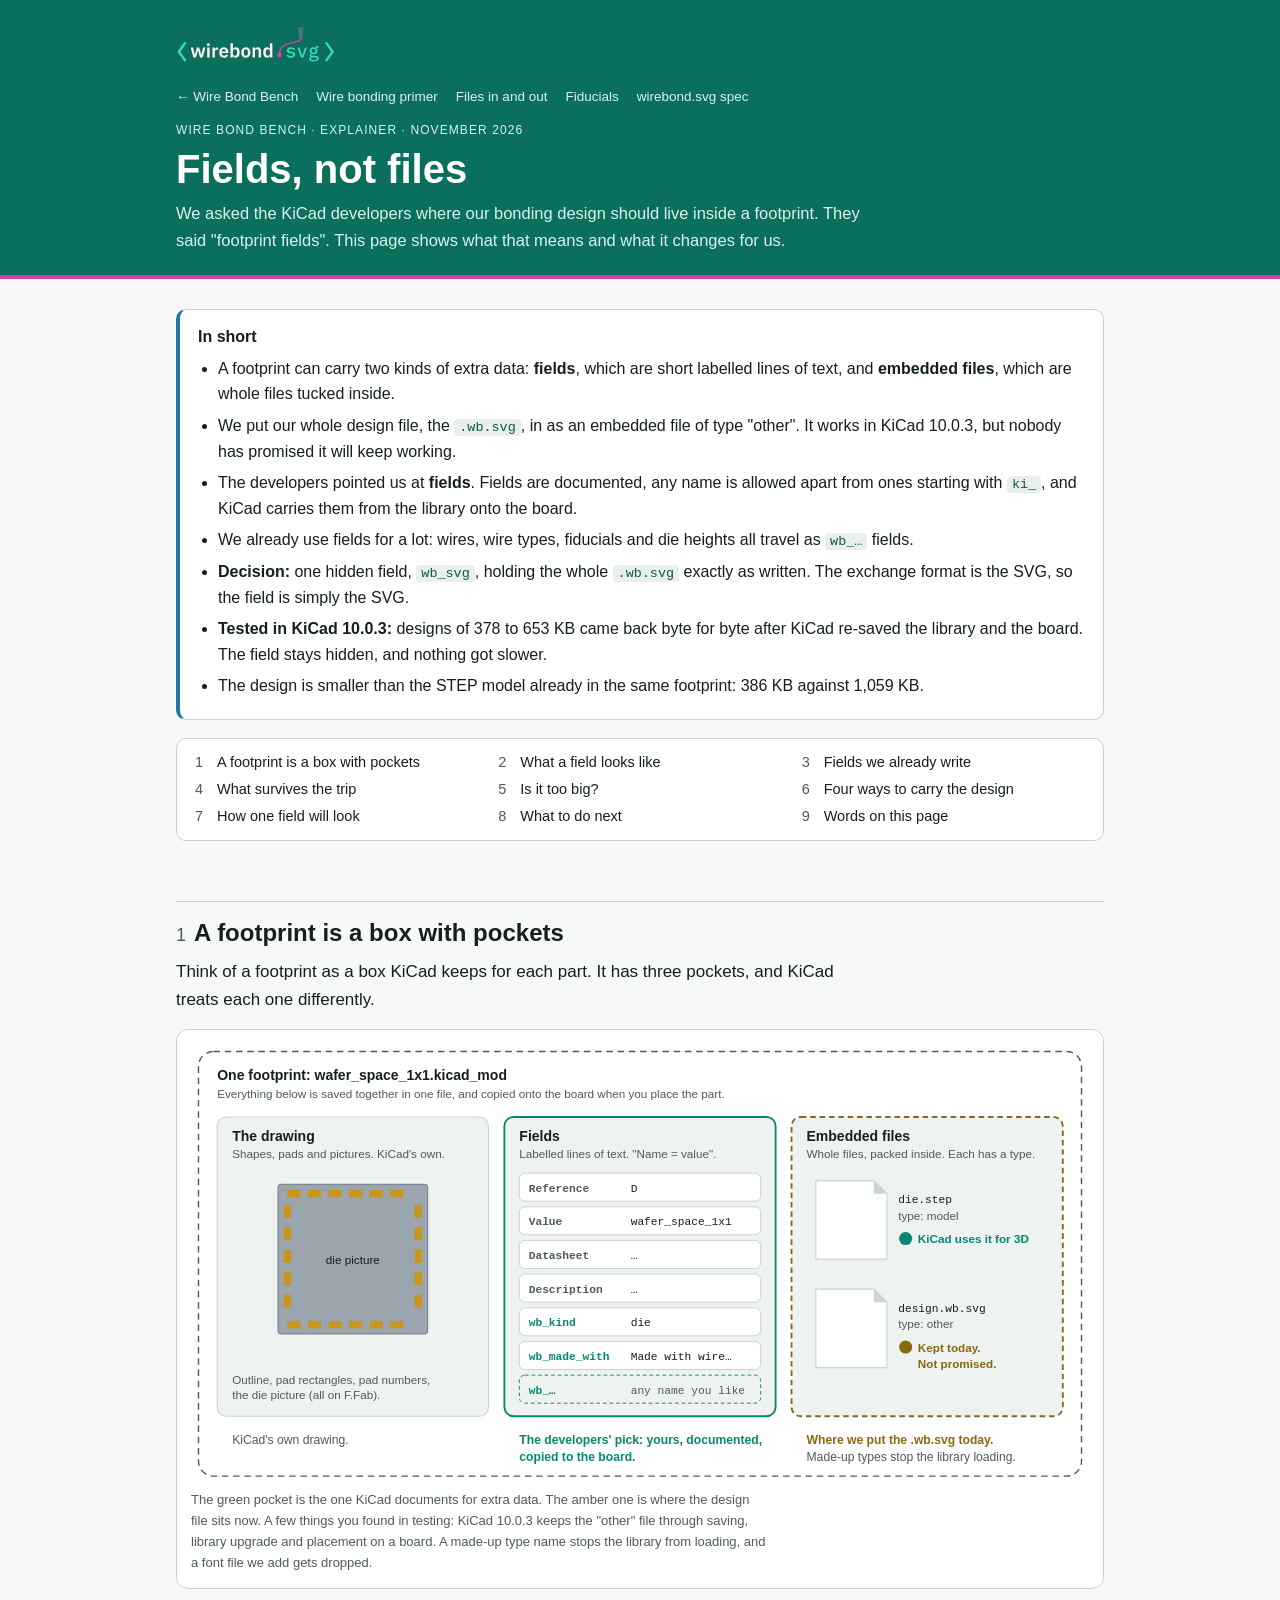
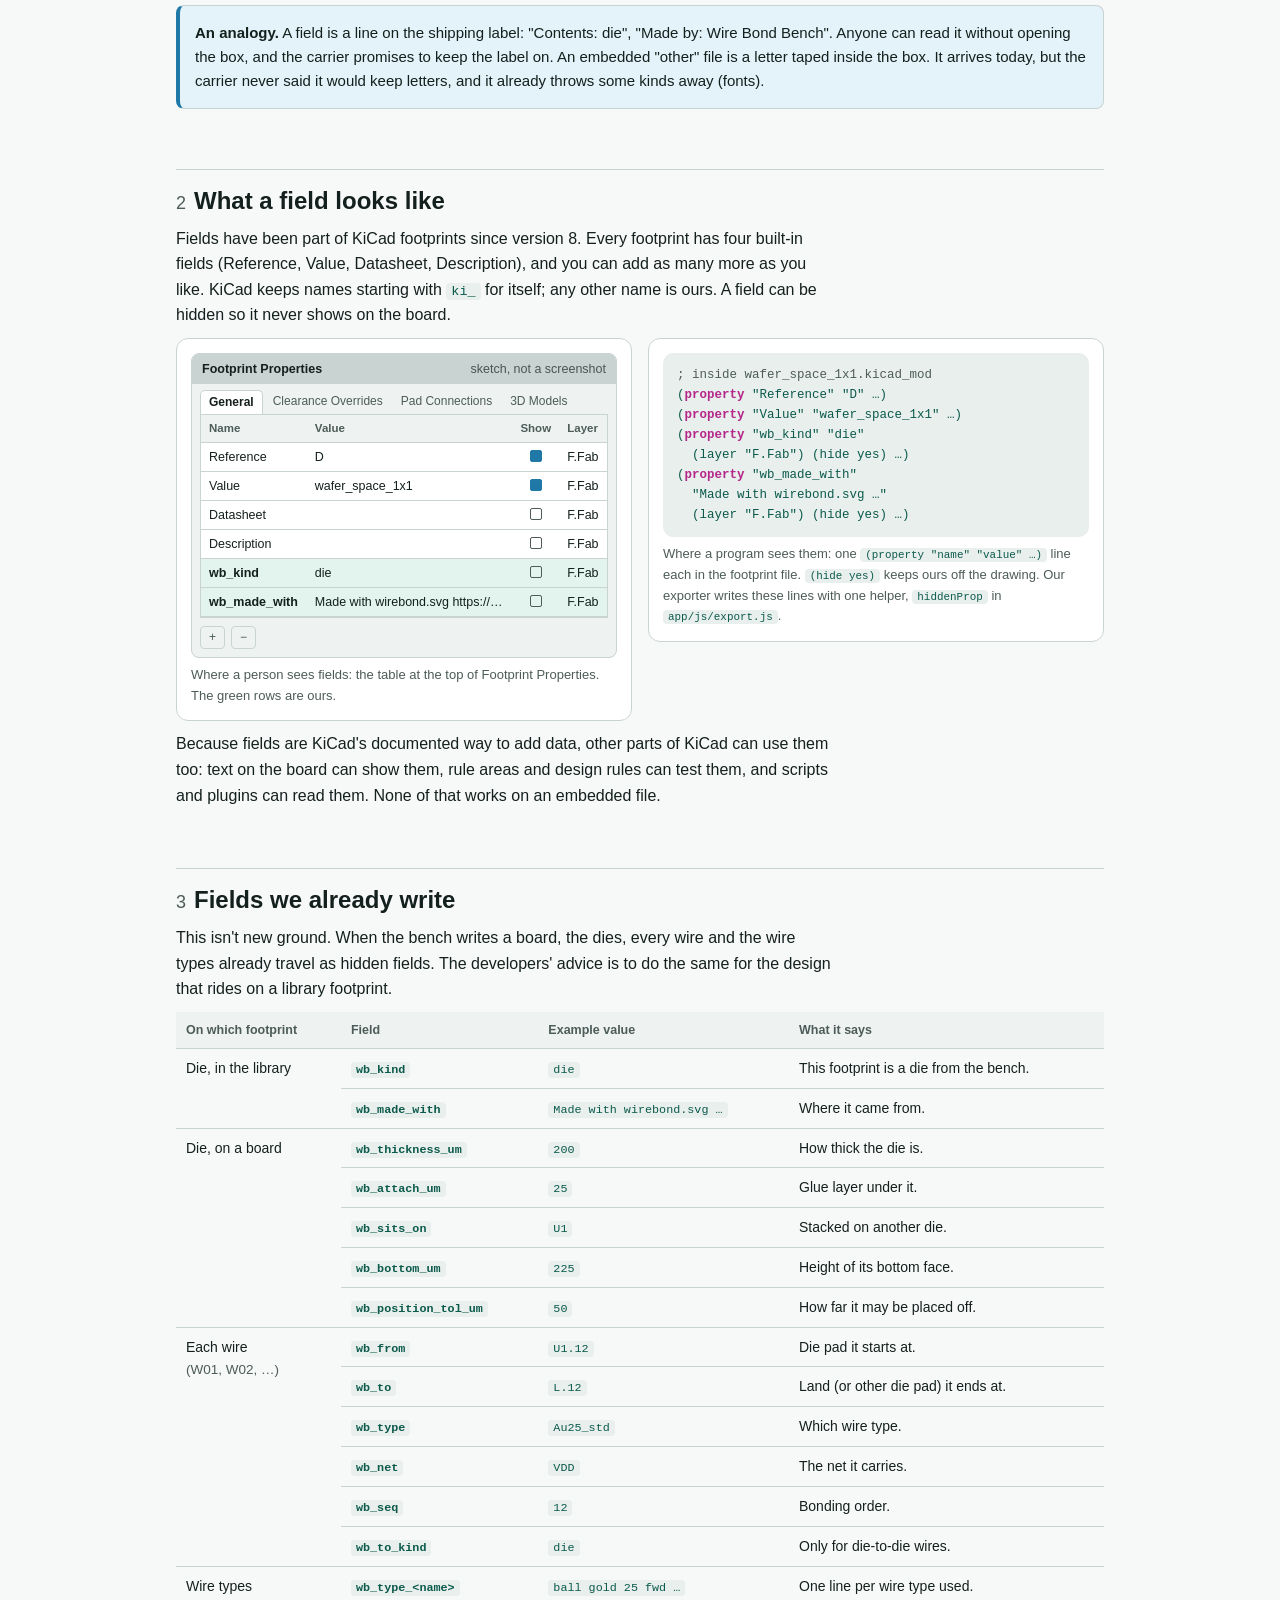
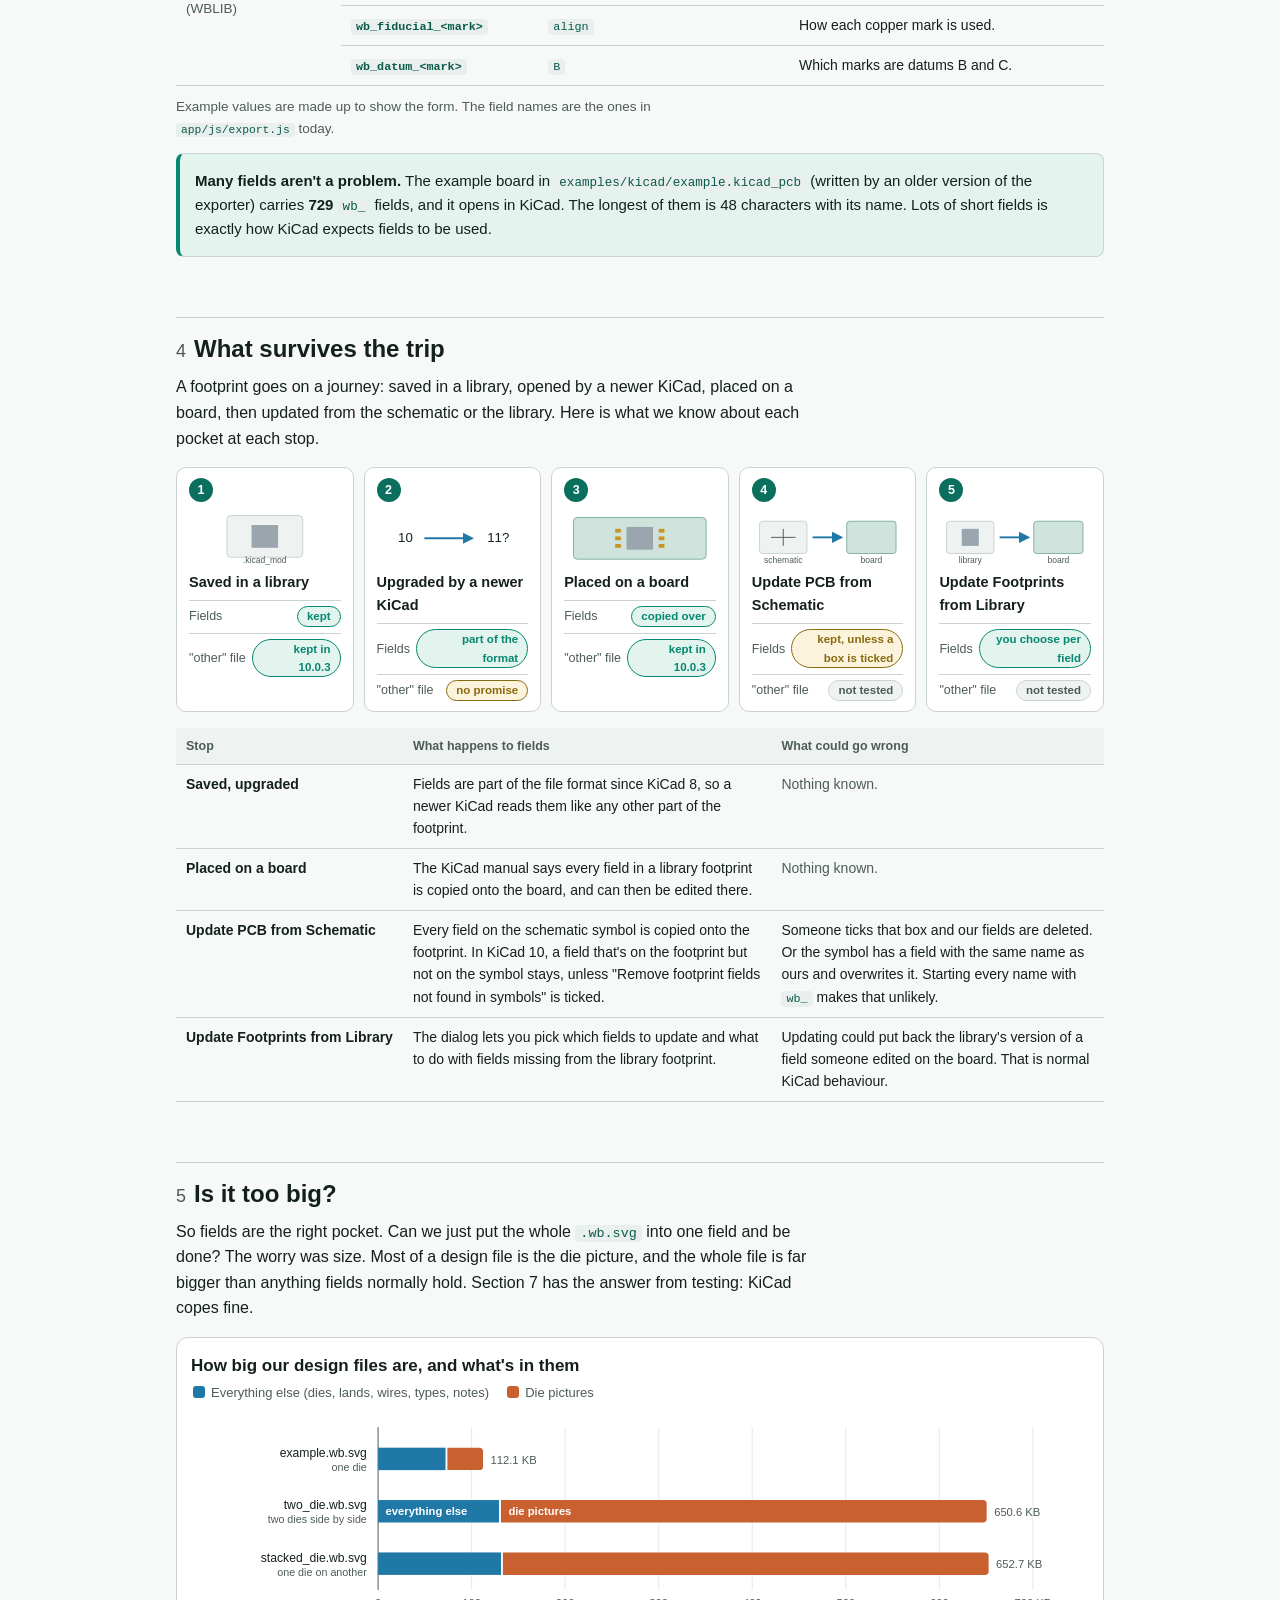
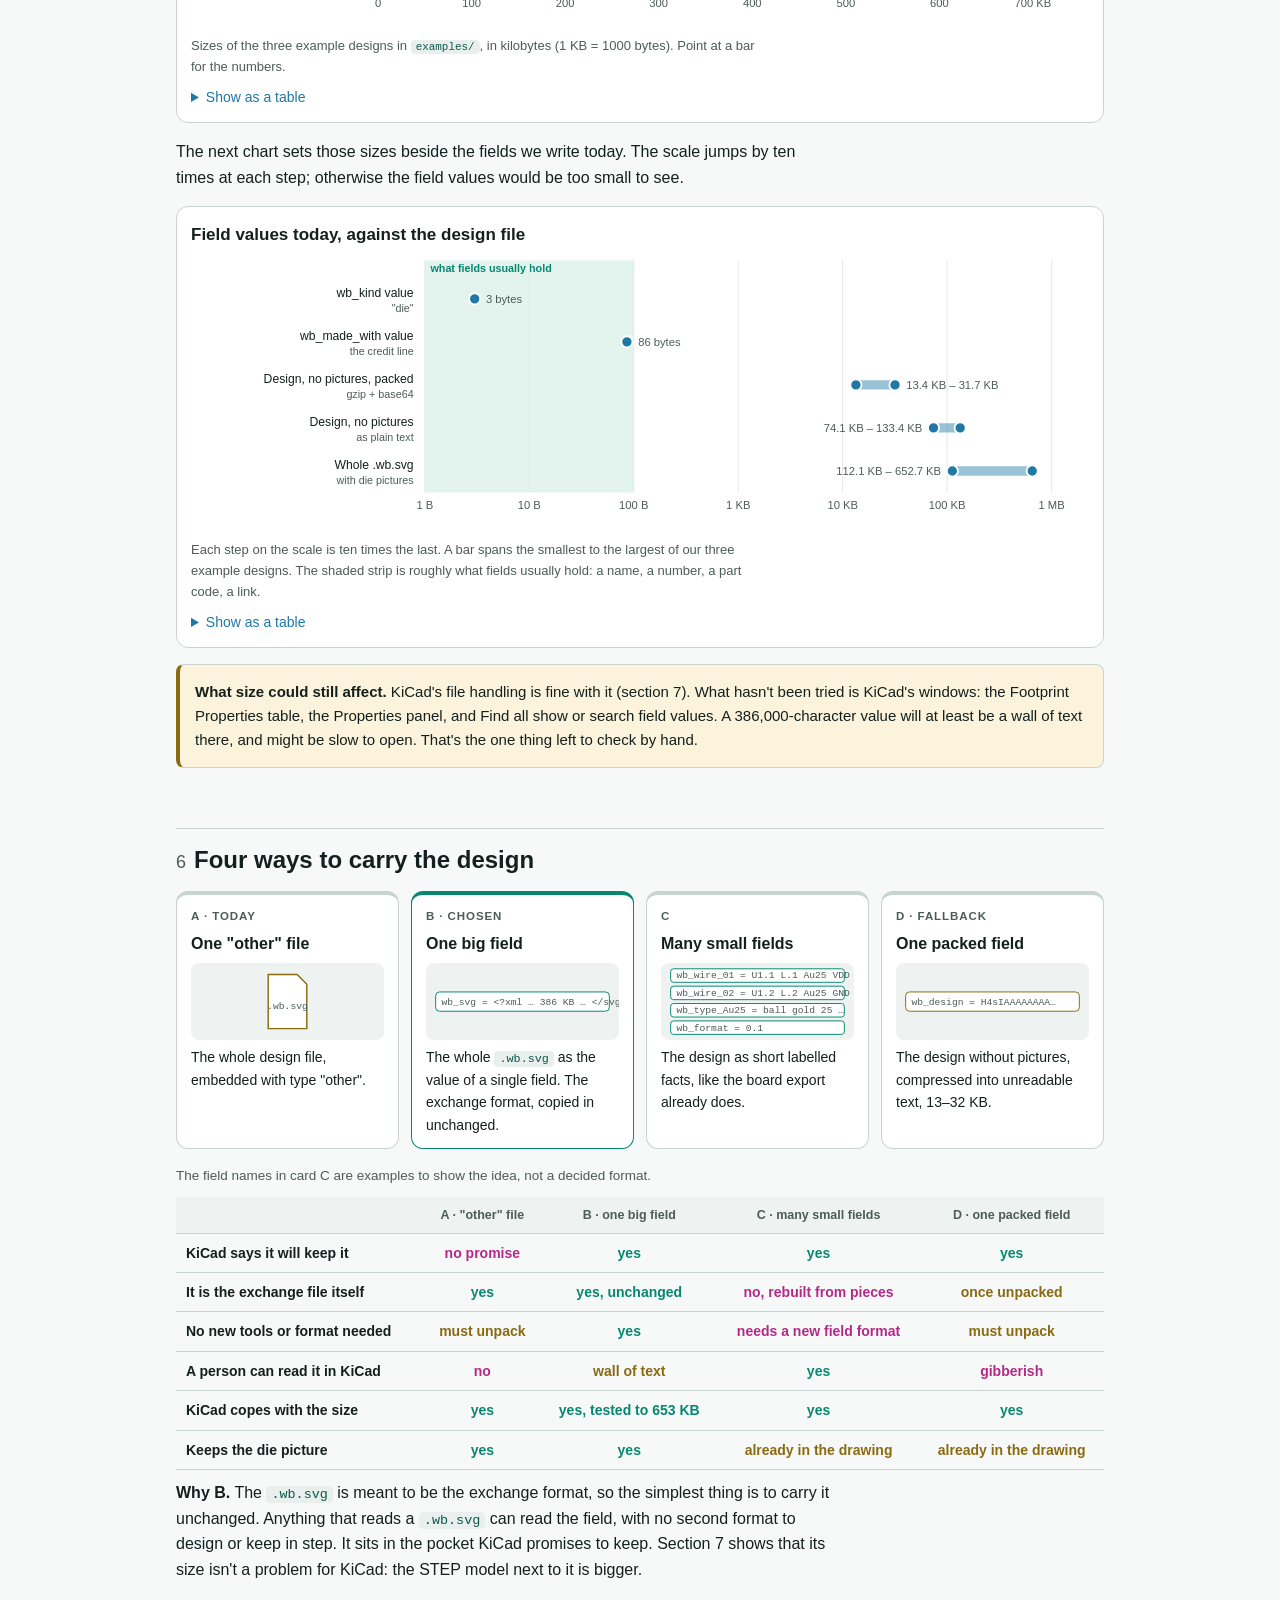
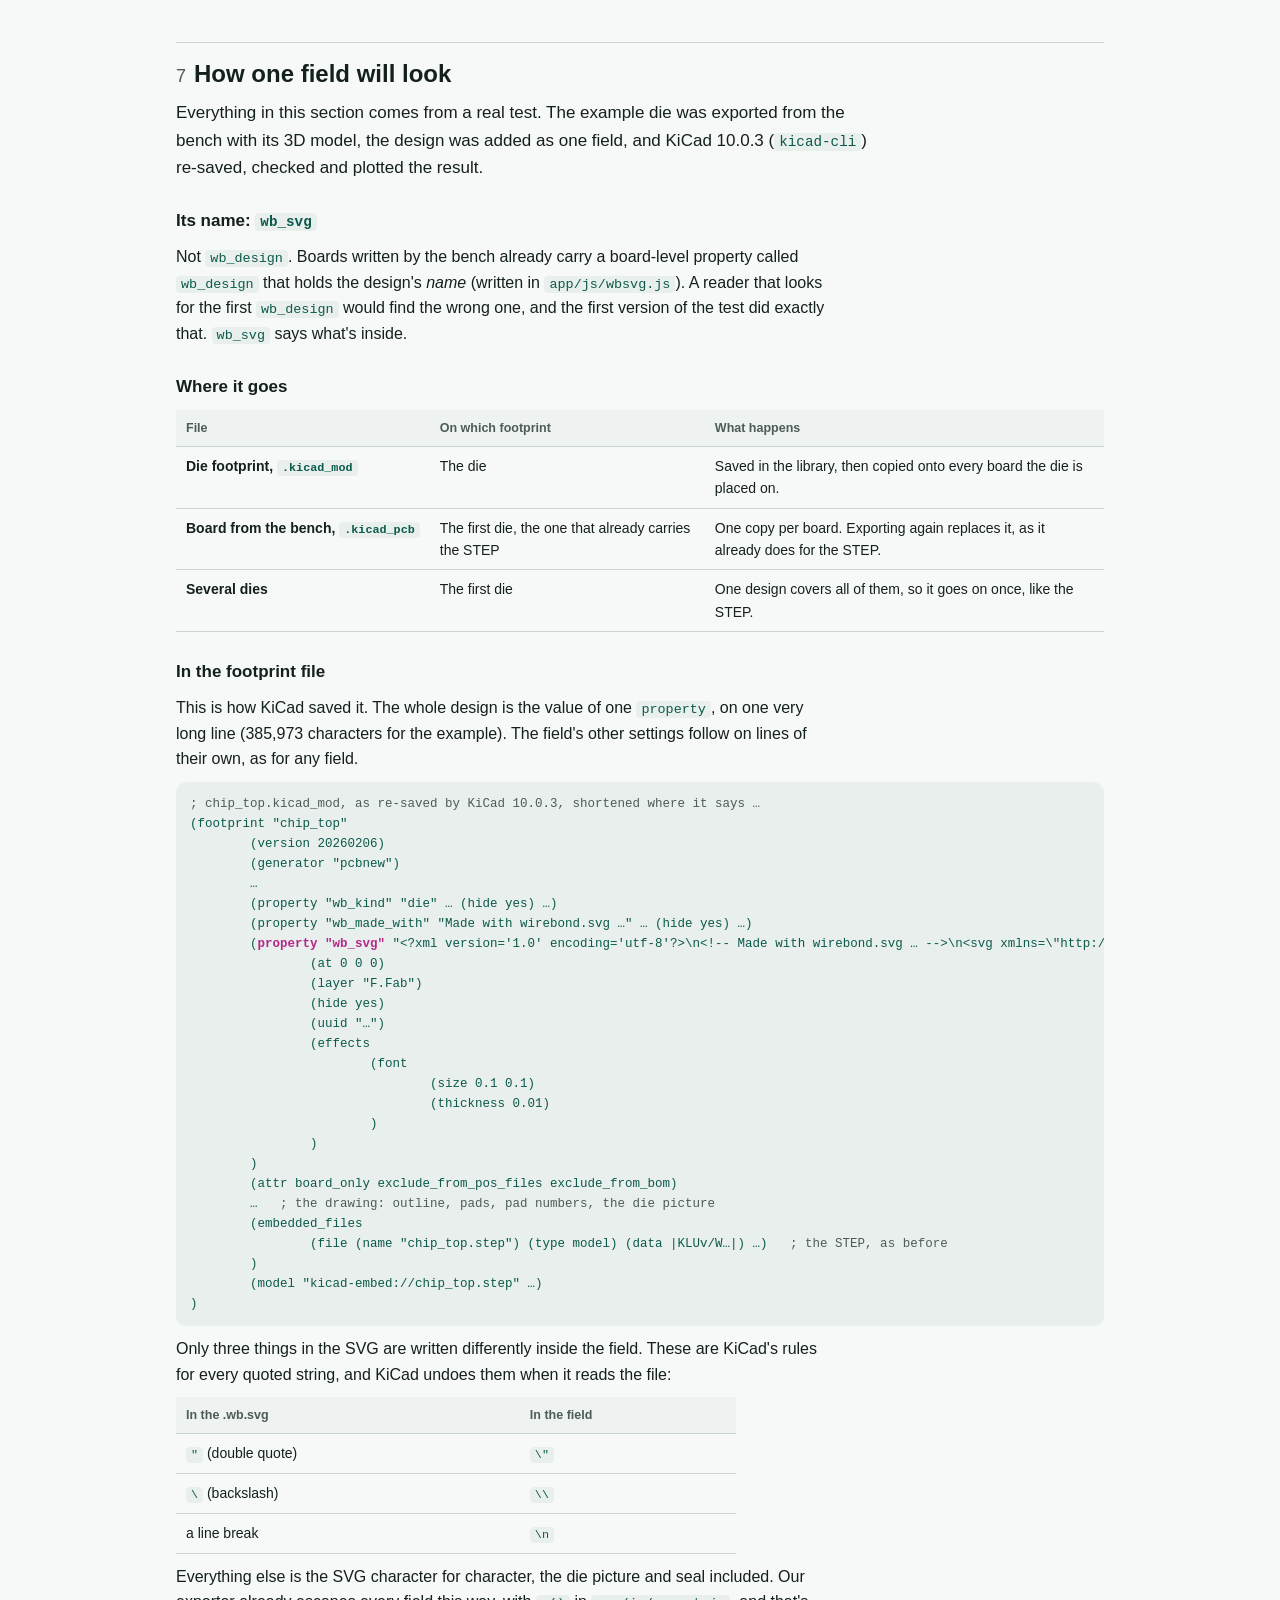
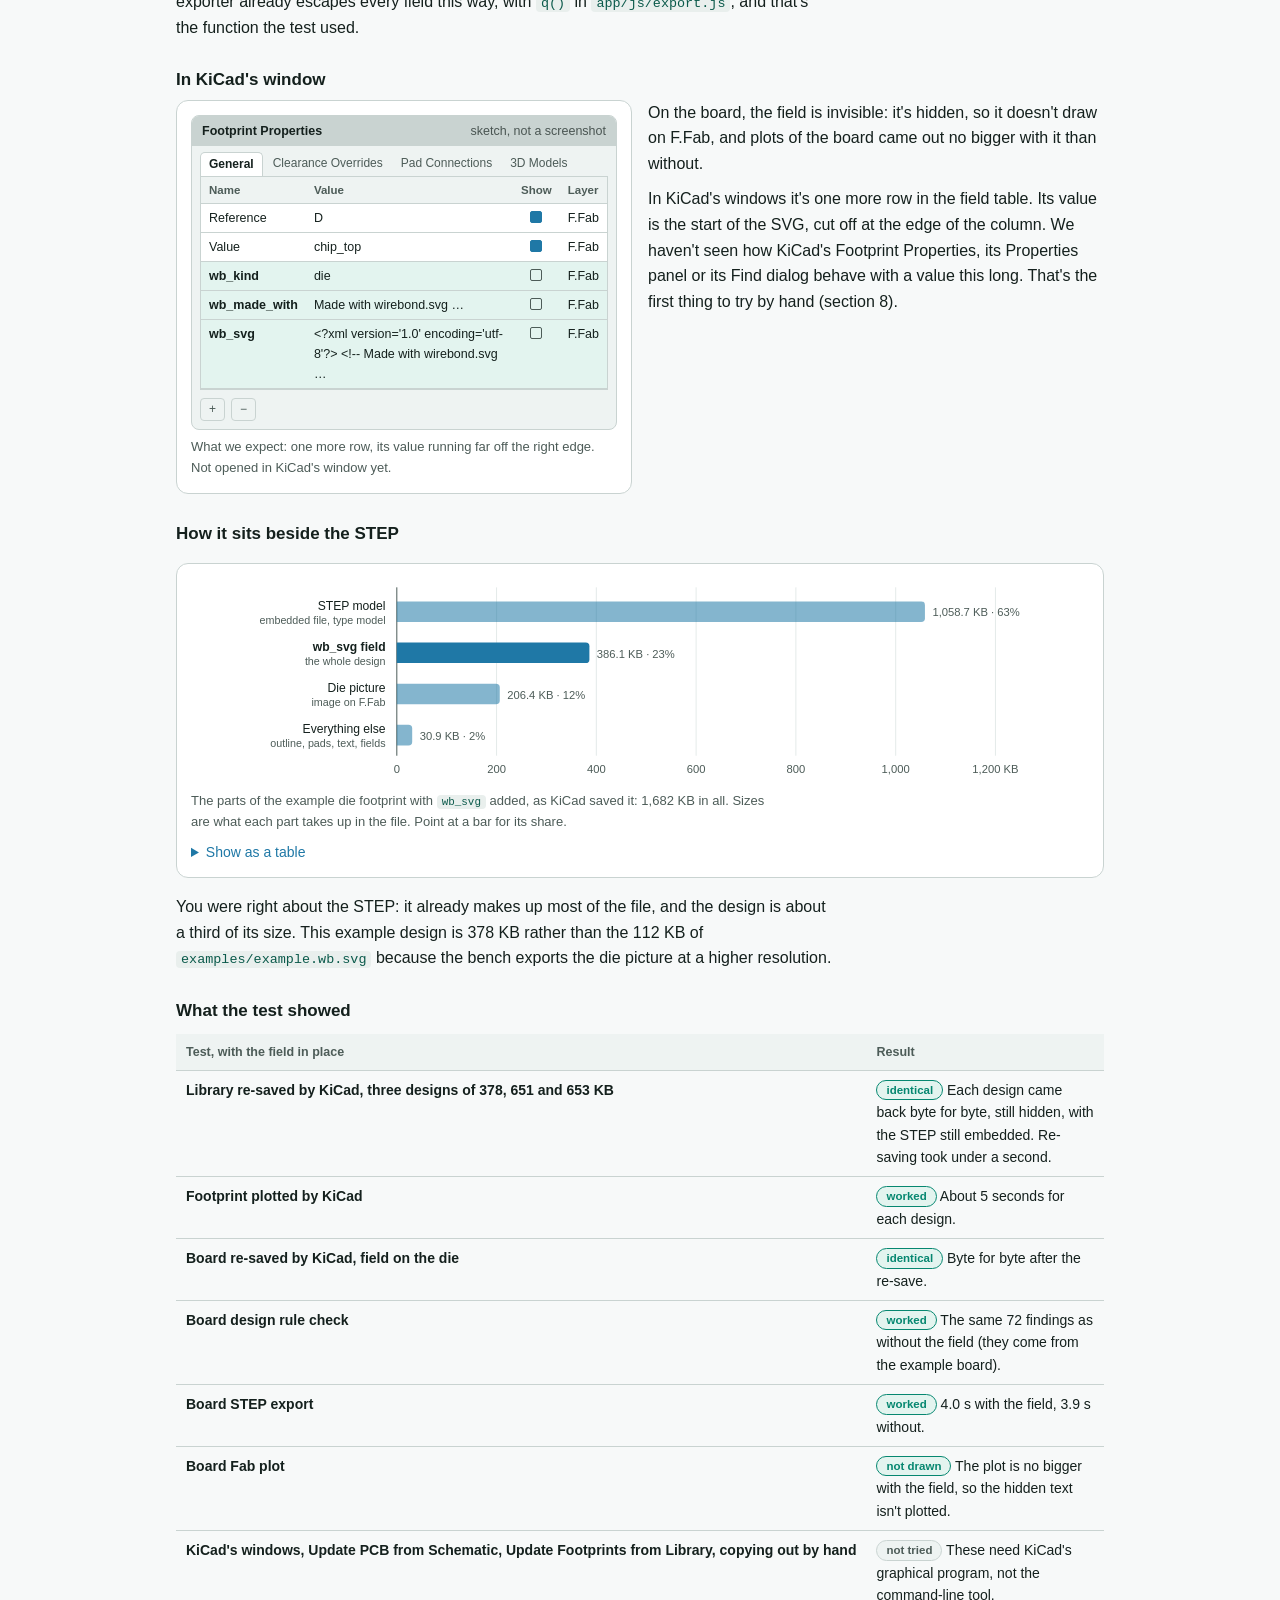
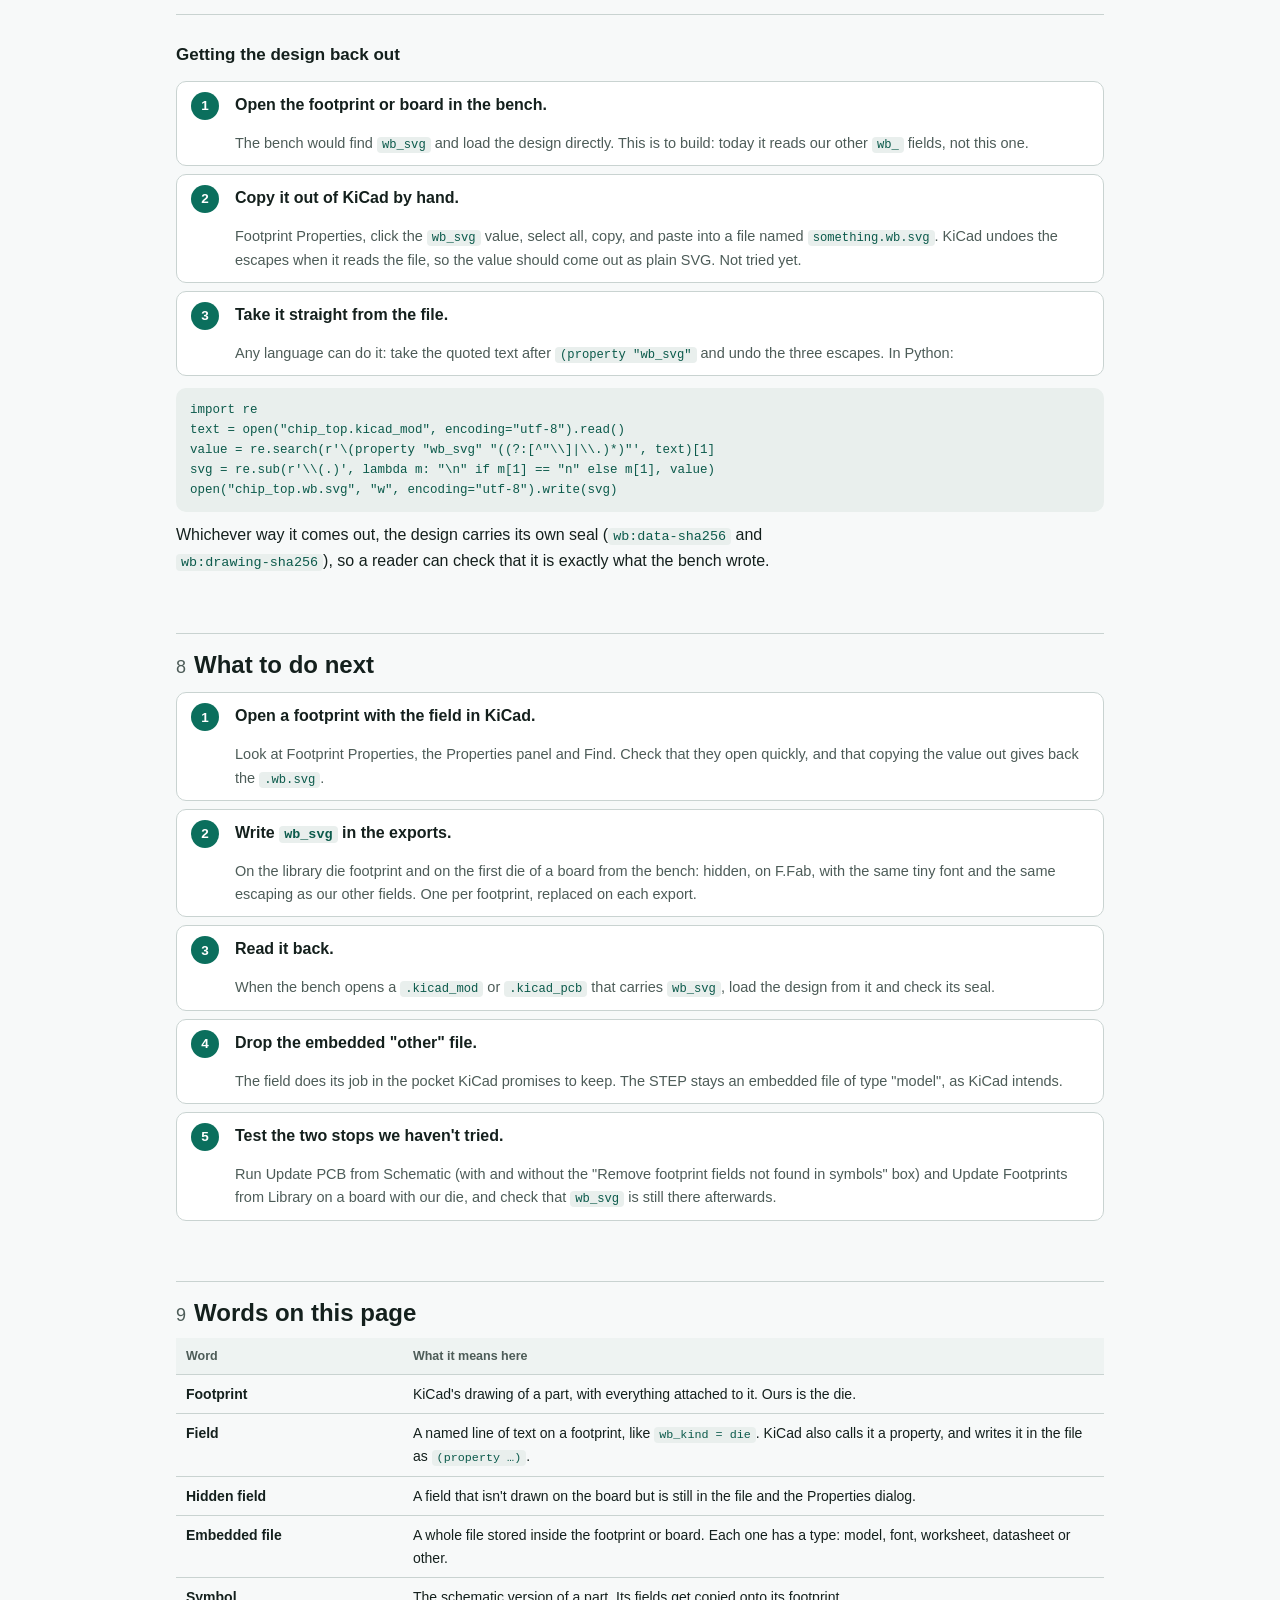
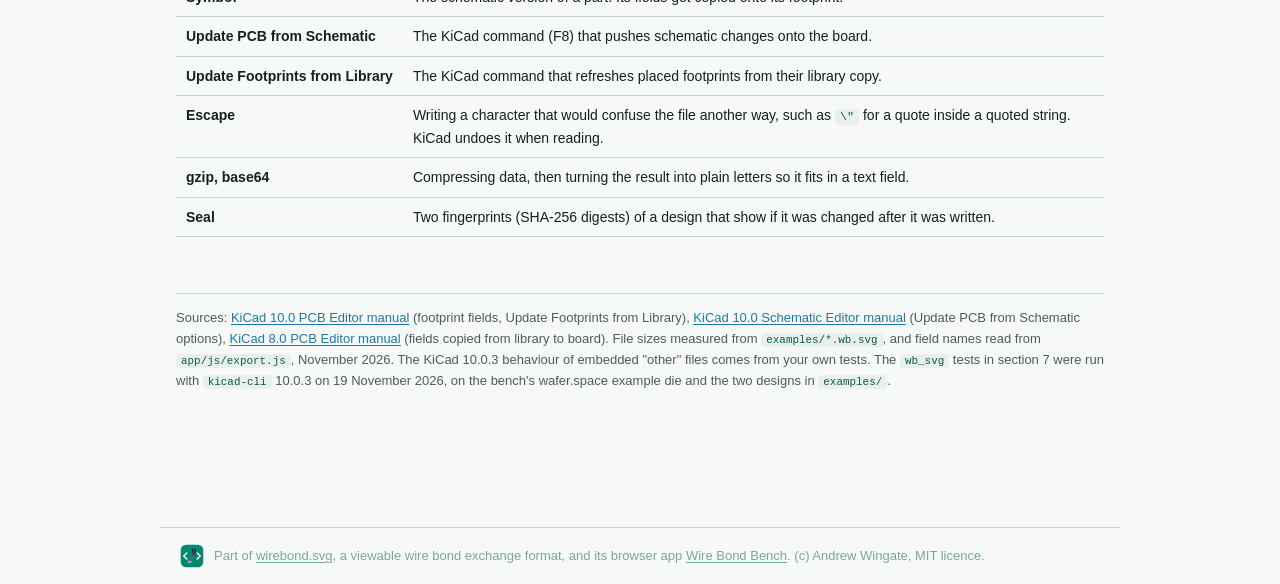
<file: docs/primer/kicad-fields.html>
<!doctype html>
<html lang="en">
<head>
<meta charset="utf-8">
<meta name="viewport" content="width=device-width, initial-scale=1">
<title>Fields, Not Files</title>
<link rel="icon" type="image/svg+xml" href="../../app/brand/wirebond-icon.svg">
<meta name="author" content="Andrew Wingate">
<meta name="generator" content="wirebond.svg">
<style>
/* Same house style as the other primer pages: one reading column, Evezor palette, dark first. */
:root{
  color-scheme:dark;
  --bg:#262c2a; --panel:#12302b; --panel2:#0c1311; --line:#1b5c50;
  --txt:#e8eceb; --muted:#8fb5ac; --accent:#5bbbe6; --head:#0b6f5d; --head-txt:#ffffff; --head-sub:#d8f3ec;
  --green:#36d9bb; --green-bg:#0b3a31; --blue:#5bbbe6; --blue-bg:#10303f;
  --magenta:#e660bd; --magenta-bg:#3a1832; --amber:#e9c46a; --amber-bg:#3b3115;
  --si:#6d7a86; --si-edge:#9aa7b2; --board:#1d5a3a; --board-edge:#2f7d55; --gold:#e3b23c; --copper:#e07a4b;
  --code-bg:#04130a; --code-txt:#aff5b4;
  /* chart series, checked for colour-blind separation against --panel */
  --s-rest:#3987e5; --s-pic:#d95926; --grid:#1f4a42;
  --f-body:Arial,Helvetica,sans-serif; --f-mono:ui-monospace,Menlo,Consolas,monospace;
}
@media (prefers-color-scheme: light){ :root:not([data-theme="dark"]){
  color-scheme:light;
  --bg:#f7f9f9; --panel:#ffffff; --panel2:#eef3f2; --line:#c9d3d1;
  --txt:#14201d; --muted:#4d5c58; --accent:#1f78a6; --head:#0b6f5d; --head-txt:#ffffff; --head-sub:#d8f3ec;
  --green:#068770; --green-bg:#e3f4ef; --blue:#1f78a6; --blue-bg:#e4f2f9;
  --magenta:#b5288a; --magenta-bg:#fbe9f5; --amber:#8a6a10; --amber-bg:#fbf3dc;
  --si:#9aa5ae; --si-edge:#6d7a86; --board:#cfe3dd; --board-edge:#7fb0a2; --gold:#c8961e; --copper:#c8602f;
  --code-bg:#e9efed; --code-txt:#0b5a4b;
  --s-rest:#1f78a6; --s-pic:#c8602f; --grid:#e3e9e8;
}}
:root[data-theme="light"]{
  color-scheme:light;
  --bg:#f7f9f9; --panel:#ffffff; --panel2:#eef3f2; --line:#c9d3d1;
  --txt:#14201d; --muted:#4d5c58; --accent:#1f78a6; --head:#0b6f5d; --head-txt:#ffffff; --head-sub:#d8f3ec;
  --green:#068770; --green-bg:#e3f4ef; --blue:#1f78a6; --blue-bg:#e4f2f9;
  --magenta:#b5288a; --magenta-bg:#fbe9f5; --amber:#8a6a10; --amber-bg:#fbf3dc;
  --si:#9aa5ae; --si-edge:#6d7a86; --board:#cfe3dd; --board-edge:#7fb0a2; --gold:#c8961e; --copper:#c8602f;
  --code-bg:#e9efed; --code-txt:#0b5a4b;
  --s-rest:#1f78a6; --s-pic:#c8602f; --grid:#e3e9e8;
}
*{box-sizing:border-box}
img{max-width:100%;height:auto}
[hidden]{display:none!important}
body{margin:0;background:var(--bg);color:var(--txt);font:16px/1.6 var(--f-body)}
a{color:var(--accent);text-decoration:underline;text-decoration-thickness:1px;text-underline-offset:2px}
a:focus-visible,button:focus-visible,[tabindex]:focus-visible{outline:2px solid var(--magenta);outline-offset:2px}
code,.mono{font-family:var(--f-mono);font-size:.84em}
code{background:var(--code-bg);color:var(--code-txt);border-radius:4px;padding:1px 5px}

.mast{background:var(--head);color:var(--head-txt);border-bottom:4px solid #d93aa7}
.wrap{max-width:960px;margin:0 auto;padding-left:max(16px,env(safe-area-inset-left,0px));padding-right:max(16px,env(safe-area-inset-right,0px))}
.mast .wrap{padding-block:26px 22px}
.eyebrow{font-size:12px;letter-spacing:.09em;text-transform:uppercase;color:var(--head-sub)}
h1{font-size:clamp(28px,5vw,40px);line-height:1.15;margin:6px 0 8px;text-wrap:balance}
.mast p{margin:0;color:var(--head-sub);max-width:700px;font-size:16.5px}
.sitenav{display:flex;flex-wrap:wrap;gap:6px 18px;font-size:13.5px;margin-bottom:14px}
.sitenav a{color:var(--head-sub);text-decoration:none}
.sitenav a:hover{color:#fff;text-decoration:underline}
.brandmark{display:inline-block;margin:0 0 12px}.brandmark img{display:block;height:40px;width:auto}

main.wrap{padding-block:8px 96px}
h2{font-size:24px;line-height:1.25;margin:60px 0 4px;padding-top:16px;border-top:1px solid var(--line);text-wrap:balance}
h2 .k{color:var(--muted);font-weight:400;margin-right:8px;font-size:18px}
h3{font-size:17px;margin:26px 0 6px}
p{margin:10px 0;max-width:74ch}
.lede{font-size:17px}
.muted{color:var(--muted)} .small{font-size:13.5px}

.tldr{background:var(--panel);border:1px solid var(--line);border-left:4px solid var(--accent);border-radius:10px;padding:14px 18px;margin:22px 0 18px}
.tldr ul{margin:6px 0 0;padding-left:20px} .tldr li{margin:6px 0}
.callout{border:1px solid var(--line);border-left:4px solid var(--amber);background:var(--amber-bg);border-radius:8px;padding:11px 15px;margin:14px 0;font-size:15px}
.callout.info{border-left-color:var(--blue);background:var(--blue-bg)}
.callout.good{border-left-color:var(--green);background:var(--green-bg)}
.callout p{margin:4px 0;max-width:none}

nav.toc{display:grid;grid-template-columns:repeat(auto-fill,minmax(250px,1fr));gap:4px 20px;background:var(--panel);border:1px solid var(--line);border-radius:10px;padding:12px 18px;margin:18px 0;font-size:14.5px}
nav.toc a{color:var(--txt);text-decoration:none} nav.toc a:hover{color:var(--accent)}
nav.toc span{color:var(--muted);display:inline-block;width:22px}

.fig{background:var(--panel);border:1px solid var(--line);border-radius:12px;padding:14px;margin:16px 0;position:relative}
.scroll{overflow-x:auto}
figcaption,.cap{font-size:13px;color:var(--muted);margin-top:7px;max-width:80ch}

/* pills */
.pill{display:inline-block;font-size:11.5px;font-weight:700;border-radius:999px;padding:0 9px;border:1px solid;white-space:nowrap;vertical-align:1px;line-height:1.6}
.p-yes{color:var(--green);border-color:var(--green);background:var(--green-bg)}
.p-maybe{color:var(--amber);border-color:var(--amber);background:var(--amber-bg)}
.p-no{color:var(--magenta);border-color:var(--magenta);background:var(--magenta-bg)}
.p-untested{color:var(--muted);border-color:var(--line);background:var(--panel2)}

/* the footprint diagram */
.pockets svg{display:block;width:100%;min-width:720px;height:auto}
.pockets text{font-family:var(--f-body);fill:var(--txt)}
.pockets .outer{fill:none;stroke:var(--muted);stroke-width:1.5;stroke-dasharray:7 5}
.pockets .ttl{font-size:15px;font-weight:700}
.pockets .sub{font-size:12.5px;fill:var(--muted)}
.pockets .mono{font-family:var(--f-mono);font-size:12px}
.pockets .pan{fill:var(--panel2);stroke:var(--line);stroke-width:1.2}
.pockets .pan.g{stroke:var(--green);stroke-width:2}
.pockets .pan.a{stroke:var(--amber);stroke-width:2;stroke-dasharray:6 4}
.pockets .die{fill:var(--si);stroke:var(--si-edge)}
.pockets .pad{fill:var(--gold)}
.pockets .tag{fill:var(--panel);stroke:var(--line)}
.pockets .tag.new{fill:none;stroke:var(--green);stroke-dasharray:4 3}
.pockets .k{font-family:var(--f-mono);font-size:12px;fill:var(--green);font-weight:700}
.pockets .kk{font-family:var(--f-mono);font-size:12px;fill:var(--muted);font-weight:700}
.pockets .v{font-family:var(--f-mono);font-size:12px}
.pockets .file{fill:var(--panel);stroke:var(--line);stroke-width:1.2}
.pockets .fold{fill:var(--line)}
.pockets .ok{fill:var(--green)} .pockets .q{fill:var(--amber)}
.pockets .okt{fill:var(--green);font-weight:700;font-size:12.5px}
.pockets .qt{fill:var(--amber);font-weight:700;font-size:12.5px}
.pockets .cap2{font-size:13px;fill:var(--muted)}

/* KiCad dialog sketch */
.anno{display:grid;grid-template-columns:minmax(0,1fr) minmax(0,1fr);gap:16px;align-items:start}
@media (max-width:780px){.anno{grid-template-columns:minmax(0,1fr)}}
.dlg{border:1px solid var(--line);border-radius:8px;overflow:hidden;background:var(--panel2);font-size:13px}
.dlg .bar{background:var(--line);color:var(--txt);padding:5px 10px;font-weight:700;font-size:12.5px;display:flex;justify-content:space-between}
.dlg .bar span{opacity:.7;font-weight:400}
.dlg .tabs{display:flex;gap:2px;padding:6px 8px 0;font-size:12px;color:var(--muted)}
.dlg .tabs b{background:var(--panel);color:var(--txt);border:1px solid var(--line);border-bottom:0;border-radius:5px 5px 0 0;padding:2px 8px;font-weight:600}
.dlg .tabs i{padding:2px 8px;font-style:normal}
.dlg .tw{margin:0 8px 8px;border:1px solid var(--line);background:var(--panel)}
.dlg table{font-size:12.5px}
.dlg th{font-size:11.5px}
.dlg td,.dlg th{padding:4px 8px}
.dlg tr.mine td{background:var(--green-bg)}
.dlg .chk{display:inline-block;width:12px;height:12px;border:1px solid var(--muted);border-radius:2px;vertical-align:-1px}
.dlg .chk.on{background:var(--accent);border-color:var(--accent)}
.dlg .btns{display:flex;gap:6px;padding:0 8px 8px;font-size:12px}
.dlg .btns span{border:1px solid var(--line);border-radius:4px;padding:1px 8px;color:var(--muted)}
pre.code{font-family:var(--f-mono);font-size:12.5px;line-height:1.6;background:var(--code-bg);color:var(--code-txt);border-radius:10px;padding:12px 14px;margin:0;overflow-x:auto}
pre.code .d{color:var(--muted)}
pre.code .k{color:var(--magenta);font-weight:700}

/* cards */
.cards{display:grid;grid-template-columns:repeat(auto-fit,minmax(min(100%,210px),1fr));gap:12px;margin:16px 0}
.card{background:var(--panel);border:1px solid var(--line);border-radius:12px;padding:12px 14px;display:flex;flex-direction:column;gap:6px;min-width:0;border-top:4px solid var(--line)}
.card.rec{border-color:var(--green);border-top-color:var(--green)}
.card h3{margin:0;font-size:16px}
.card p{margin:0;font-size:14px}
.card svg{display:block;width:100%;height:auto;background:var(--panel2);border-radius:8px}
.card svg text{font-family:var(--f-mono);font-size:10px;fill:var(--muted)}
.card .lab{font-size:11.5px;letter-spacing:.08em;text-transform:uppercase;color:var(--muted);font-weight:700}

/* journey */
ol.journey{list-style:none;padding:0;margin:16px 0;display:grid;grid-template-columns:repeat(auto-fit,minmax(min(100%,170px),1fr));gap:10px;counter-reset:j}
ol.journey li{counter-increment:j;background:var(--panel);border:1px solid var(--line);border-radius:10px;padding:10px 12px;display:flex;flex-direction:column;gap:6px;position:relative}
ol.journey li::before{content:counter(j);width:24px;height:24px;border-radius:50%;background:var(--head);color:#fff;display:flex;align-items:center;justify-content:center;font-weight:700;font-size:12.5px}
ol.journey b{font-size:14.5px}
ol.journey .row{display:flex;justify-content:space-between;gap:6px;font-size:12.5px;align-items:center;border-top:1px solid var(--line);padding-top:5px}
ol.journey .row span:first-child{color:var(--muted);flex:none}
ol.journey .row .pill{white-space:normal;text-align:right}
ol.journey .ill{display:block;width:100%;height:auto}
ol.journey .ill text{font-family:var(--f-body);font-size:9px;fill:var(--muted)}

/* tables */
.tw{overflow-x:auto;margin:10px 0}
table{border-collapse:collapse;width:100%;font-size:14px}
th,td{border-bottom:1px solid var(--line);padding:8px 10px;text-align:left;vertical-align:top}
th{color:var(--muted);font-weight:600;font-size:12.5px;background:var(--panel2);white-space:nowrap}
td.f{white-space:nowrap;font-weight:700}
td.c,th.c{text-align:center}
td.num,th.num{text-align:right;font-variant-numeric:tabular-nums;white-space:nowrap}
tr.rec td{background:var(--green-bg)}
.y{color:var(--green);font-weight:700} .n{color:var(--magenta);font-weight:700} .m{color:var(--amber);font-weight:700}

/* charts */
.chart svg{display:block;width:100%;min-width:640px;height:auto}
.chart text{font-family:var(--f-body);fill:var(--txt);font-size:13px}
.chart .ax{fill:var(--muted);font-size:12px}
.chart .gl{stroke:var(--grid);stroke-width:1}
.chart .base{stroke:var(--muted);stroke-width:1}
.chart .lbl{font-size:13px}
.chart .lbl2{font-size:11.5px;fill:var(--muted)}
.chart .val{font-size:12px;fill:var(--muted);font-variant-numeric:tabular-nums}
.chart .hit{fill:transparent;cursor:default}
.chart .band{fill:var(--green-bg)}
.chart .bandt{font-size:11.5px;fill:var(--green);font-weight:700}
.legend{display:flex;flex-wrap:wrap;gap:8px 18px;font-size:13px;color:var(--muted);margin:2px 2px 10px;align-items:center}
.legend i{display:inline-block;width:12px;height:12px;border-radius:3px;margin-right:6px;vertical-align:-1px}
.tip{position:absolute;pointer-events:none;background:var(--panel2);border:1px solid var(--line);border-radius:8px;padding:7px 10px;font-size:13px;box-shadow:0 4px 14px rgba(0,0,0,.25);max-width:280px;z-index:5}
.tip b{display:block;margin-bottom:2px}
.tip .r{display:flex;justify-content:space-between;gap:14px;font-variant-numeric:tabular-nums}
.tip .r span:first-child{color:var(--muted)}
details.tbl{margin-top:8px;font-size:14px}
details.tbl summary{cursor:pointer;color:var(--accent)}

/* steps */
ol.steps{list-style:none;padding:0;margin:12px 0;display:grid;gap:8px;counter-reset:s}
ol.steps li{counter-increment:s;display:grid;grid-template-columns:32px minmax(0,1fr);gap:12px;align-items:start;background:var(--panel);border:1px solid var(--line);border-radius:10px;padding:10px 14px}
ol.steps li::before{content:counter(s);width:28px;height:28px;border-radius:50%;background:var(--head);color:#fff;display:flex;align-items:center;justify-content:center;font-weight:700;font-size:13.5px}
ol.steps li>b,ol.steps li>span{grid-column:2}
ol.steps b{display:block}
ol.steps span{font-size:14.5px;color:var(--muted)}

footer{border-top:1px solid var(--line);margin-top:56px;padding-top:14px;font-size:13px;color:var(--muted)}
.madewith{display:flex;align-items:center;gap:10px;max-width:960px;margin:40px auto 28px;padding:16px 20px 0;border-top:1px solid rgba(127,127,127,.3);font-size:13px;color:#7ba69c}.madewith img{width:24px;height:24px;flex:none}.madewith a{color:inherit}
</style>
</head>
<body>

<header class="mast">
  <div class="wrap">
    <a class="brandmark" href="https://github.com/anfroholic/wirebond.svg" title="wirebond.svg on GitHub"><img src="../../app/brand/wirebond-logo.svg" alt="wirebond.svg" width="160" height="40"></a>
    <nav class="sitenav" aria-label="Project pages">
      <a href="../../app/index.html">← Wire Bond Bench</a>
      <a href="wire-bonding-primer.html">Wire bonding primer</a>
      <a href="files-in-and-out.html">Files in and out</a>
      <a href="fiducials.html">Fiducials</a>
      <a href="../../SPEC.md">wirebond.svg spec</a>
    </nav>
    <div class="eyebrow">Wire Bond Bench · explainer · November 2026</div>
    <h1>Fields, not files</h1>
    <p>We asked the KiCad developers where our bonding design should live inside a footprint. They said "footprint fields". This page shows what that means and what it changes for us.</p>
  </div>
</header>

<main class="wrap">

<div class="tldr">
  <b>In short</b>
  <ul>
    <li>A footprint can carry two kinds of extra data: <b>fields</b>, which are short labelled lines of text, and <b>embedded files</b>, which are whole files tucked inside.</li>
    <li>We put our whole design file, the <code>.wb.svg</code>, in as an embedded file of type "other". It works in KiCad 10.0.3, but nobody has promised it will keep working.</li>
    <li>The developers pointed us at <b>fields</b>. Fields are documented, any name is allowed apart from ones starting with <code>ki_</code>, and KiCad carries them from the library onto the board.</li>
    <li>We already use fields for a lot: wires, wire types, fiducials and die heights all travel as <code>wb_…</code> fields.</li>
    <li><b>Decision:</b> one hidden field, <code>wb_svg</code>, holding the whole <code>.wb.svg</code> exactly as written. The exchange format is the SVG, so the field is simply the SVG.</li>
    <li><b>Tested in KiCad 10.0.3:</b> designs of 378 to 653 KB came back byte for byte after KiCad re-saved the library and the board. The field stays hidden, and nothing got slower.</li>
    <li>The design is smaller than the STEP model already in the same footprint: 386 KB against 1,059 KB.</li>
  </ul>
</div>

<nav class="toc" aria-label="On this page">
  <a href="#box"><span>1</span>A footprint is a box with pockets</a>
  <a href="#field"><span>2</span>What a field looks like</a>
  <a href="#ours"><span>3</span>Fields we already write</a>
  <a href="#journey"><span>4</span>What survives the trip</a>
  <a href="#size"><span>5</span>Is it too big?</a>
  <a href="#options"><span>6</span>Four ways to carry the design</a>
  <a href="#look"><span>7</span>How one field will look</a>
  <a href="#next"><span>8</span>What to do next</a>
  <a href="#words"><span>9</span>Words on this page</a>
</nav>

<!-- ============================================================ -->
<h2 id="box"><span class="k">1</span>A footprint is a box with pockets</h2>
<p class="lede">Think of a footprint as a box KiCad keeps for each part. It has three pockets, and KiCad treats each one differently.</p>

<figure class="fig pockets">
<div class="scroll">
<svg viewBox="0 0 960 470" role="img" aria-label="Diagram: a footprint holds a drawing, a list of fields, and embedded files. Fields are marked as yours and documented. The STEP model is a file KiCad uses. The .wb.svg embedded as type other is marked as working today but not promised.">
  <rect class="outer" x="8" y="8" width="944" height="454" rx="16"/>
  <text class="ttl" x="28" y="38">One footprint: wafer_space_1x1.kicad_mod</text>
  <text class="sub" x="28" y="58">Everything below is saved together in one file, and copied onto the board when you place the part.</text>

  <!-- pocket 1: drawing -->
  <rect class="pan" x="28" y="78" width="290" height="320" rx="10"/>
  <text class="ttl" x="44" y="104">The drawing</text>
  <text class="sub" x="44" y="122">Shapes, pads and pictures. KiCad's own.</text>
  <rect class="die" x="93" y="150" width="160" height="160" rx="3"/>
  <g class="pad">
    <rect x="103" y="156" width="14" height="8"/><rect x="125" y="156" width="14" height="8"/><rect x="147" y="156" width="14" height="8"/><rect x="169" y="156" width="14" height="8"/><rect x="191" y="156" width="14" height="8"/><rect x="213" y="156" width="14" height="8"/>
    <rect x="103" y="296" width="14" height="8"/><rect x="125" y="296" width="14" height="8"/><rect x="147" y="296" width="14" height="8"/><rect x="169" y="296" width="14" height="8"/><rect x="191" y="296" width="14" height="8"/><rect x="213" y="296" width="14" height="8"/>
    <rect x="99" y="172" width="8" height="14"/><rect x="99" y="196" width="8" height="14"/><rect x="99" y="220" width="8" height="14"/><rect x="99" y="244" width="8" height="14"/><rect x="99" y="268" width="8" height="14"/>
    <rect x="239" y="172" width="8" height="14"/><rect x="239" y="196" width="8" height="14"/><rect x="239" y="220" width="8" height="14"/><rect x="239" y="244" width="8" height="14"/><rect x="239" y="268" width="8" height="14"/>
  </g>
  <text class="sub" x="173" y="235" text-anchor="middle" style="fill:var(--txt)">die picture</text>
  <text class="sub" x="44" y="364">Outline, pad rectangles, pad numbers,</text>
  <text class="sub" x="44" y="380">the die picture (all on F.Fab).</text>

  <!-- pocket 2: fields -->
  <rect class="pan g" x="335" y="78" width="290" height="320" rx="10"/>
  <text class="ttl" x="351" y="104">Fields</text>
  <text class="sub" x="351" y="122">Labelled lines of text. "Name = value".</text>
  <g>
    <rect class="tag" x="351" y="138" width="258" height="30" rx="6"/><text class="kk" x="361" y="158">Reference</text><text class="v" x="470" y="158">D</text>
    <rect class="tag" x="351" y="174" width="258" height="30" rx="6"/><text class="kk" x="361" y="194">Value</text><text class="v" x="470" y="194">wafer_space_1x1</text>
    <rect class="tag" x="351" y="210" width="258" height="30" rx="6"/><text class="kk" x="361" y="230">Datasheet</text><text class="v" x="470" y="230">…</text>
    <rect class="tag" x="351" y="246" width="258" height="30" rx="6"/><text class="kk" x="361" y="266">Description</text><text class="v" x="470" y="266">…</text>
    <rect class="tag" x="351" y="282" width="258" height="30" rx="6"/><text class="k" x="361" y="302">wb_kind</text><text class="v" x="470" y="302">die</text>
    <rect class="tag" x="351" y="318" width="258" height="30" rx="6"/><text class="k" x="361" y="338">wb_made_with</text><text class="v" x="470" y="338">Made with wire…</text>
    <rect class="tag new" x="351" y="354" width="258" height="30" rx="6"/><text class="k" x="361" y="374">wb_…</text><text class="v" x="470" y="374" style="fill:var(--muted)">any name you like</text>
  </g>

  <!-- pocket 3: embedded files -->
  <rect class="pan a" x="642" y="78" width="290" height="320" rx="10"/>
  <text class="ttl" x="658" y="104">Embedded files</text>
  <text class="sub" x="658" y="122">Whole files, packed inside. Each has a type.</text>
  <g>
    <path class="file" d="M668 146 h62 l14 14 v70 h-76 z"/><path class="fold" d="M730 146 v14 h14 z"/>
    <text class="mono" x="756" y="170">die.step</text>
    <text class="sub" x="756" y="188">type: model</text>
    <circle class="ok" cx="764" cy="208" r="7"/><text class="okt" x="777" y="213">KiCad uses it for 3D</text>
  </g>
  <g>
    <path class="file" d="M668 262 h62 l14 14 v70 h-76 z"/><path class="fold" d="M730 262 v14 h14 z"/>
    <text class="mono" x="756" y="286">design.wb.svg</text>
    <text class="sub" x="756" y="304">type: other</text>
    <circle class="q" cx="764" cy="324" r="7"/><text class="qt" x="777" y="329">Kept today.</text>
    <text class="qt" x="777" y="346">Not promised.</text>
  </g>

  <!-- verdicts -->
  <text class="cap2" x="44" y="428">KiCad's own drawing.</text>
  <text class="cap2" x="351" y="428" style="fill:var(--green);font-weight:700">The developers' pick: yours, documented,</text>
  <text class="cap2" x="351" y="446" style="fill:var(--green);font-weight:700">copied to the board.</text>
  <text class="cap2" x="658" y="428" style="fill:var(--amber);font-weight:700">Where we put the .wb.svg today.</text>
  <text class="cap2" x="658" y="446">Made-up types stop the library loading.</text>
</svg>
</div>
<figcaption>The green pocket is the one KiCad documents for extra data. The amber one is where the design file sits now. A few things you found in testing: KiCad 10.0.3 keeps the "other" file through saving, library upgrade and placement on a board. A made-up type name stops the library from loading, and a font file we add gets dropped.</figcaption>
</figure>

<div class="callout info"><p><b>An analogy.</b> A field is a line on the shipping label: "Contents: die", "Made by: Wire Bond Bench". Anyone can read it without opening the box, and the carrier promises to keep the label on. An embedded "other" file is a letter taped inside the box. It arrives today, but the carrier never said it would keep letters, and it already throws some kinds away (fonts).</p></div>

<!-- ============================================================ -->
<h2 id="field"><span class="k">2</span>What a field looks like</h2>
<p>Fields have been part of KiCad footprints since version 8. Every footprint has four built-in fields (Reference, Value, Datasheet, Description), and you can add as many more as you like. KiCad keeps names starting with <code>ki_</code> for itself; any other name is ours. A field can be hidden so it never shows on the board.</p>

<div class="anno">
  <figure class="fig" style="margin:0">
    <div class="dlg" role="img" aria-label="Sketch of KiCad's Footprint Properties dialog with a table of fields; the wb_ rows are ours">
      <div class="bar">Footprint Properties <span>sketch, not a screenshot</span></div>
      <div class="tabs"><b>General</b><i>Clearance Overrides</i><i>Pad Connections</i><i>3D Models</i></div>
      <div class="tw"><table>
        <thead><tr><th>Name</th><th>Value</th><th class="c">Show</th><th>Layer</th></tr></thead>
        <tbody>
          <tr><td>Reference</td><td>D</td><td class="c"><span class="chk on"></span></td><td>F.Fab</td></tr>
          <tr><td>Value</td><td>wafer_space_1x1</td><td class="c"><span class="chk on"></span></td><td>F.Fab</td></tr>
          <tr><td>Datasheet</td><td></td><td class="c"><span class="chk"></span></td><td>F.Fab</td></tr>
          <tr><td>Description</td><td></td><td class="c"><span class="chk"></span></td><td>F.Fab</td></tr>
          <tr class="mine"><td><b>wb_kind</b></td><td>die</td><td class="c"><span class="chk"></span></td><td>F.Fab</td></tr>
          <tr class="mine"><td><b>wb_made_with</b></td><td>Made with wirebond.svg https://…</td><td class="c"><span class="chk"></span></td><td>F.Fab</td></tr>
        </tbody>
      </table></div>
      <div class="btns"><span>+</span><span>−</span></div>
    </div>
    <figcaption>Where a person sees fields: the table at the top of Footprint Properties. The green rows are ours.</figcaption>
  </figure>
  <figure class="fig" style="margin:0">
<pre class="code"><span class="d">; inside wafer_space_1x1.kicad_mod</span>
(<span class="k">property</span> "Reference" "D" …)
(<span class="k">property</span> "Value" "wafer_space_1x1" …)
(<span class="k">property</span> "wb_kind" "die"
  (layer "F.Fab") (hide yes) …)
(<span class="k">property</span> "wb_made_with"
  "Made with wirebond.svg …"
  (layer "F.Fab") (hide yes) …)</pre>
    <figcaption>Where a program sees them: one <code>(property "name" "value" …)</code> line each in the footprint file. <code>(hide yes)</code> keeps ours off the drawing. Our exporter writes these lines with one helper, <code>hiddenProp</code> in <code>app/js/export.js</code>.</figcaption>
  </figure>
</div>

<p>Because fields are KiCad's documented way to add data, other parts of KiCad can use them too: text on the board can show them, rule areas and design rules can test them, and scripts and plugins can read them. None of that works on an embedded file.</p>

<!-- ============================================================ -->
<h2 id="ours"><span class="k">3</span>Fields we already write</h2>
<p>This isn't new ground. When the bench writes a board, the dies, every wire and the wire types already travel as hidden fields. The developers' advice is to do the same for the design that rides on a library footprint.</p>

<div class="tw"><table>
  <thead><tr><th>On which footprint</th><th>Field</th><th>Example value</th><th>What it says</th></tr></thead>
  <tbody>
    <tr><td rowspan="2">Die, in the library</td><td class="f"><code>wb_kind</code></td><td><code>die</code></td><td>This footprint is a die from the bench.</td></tr>
    <tr><td class="f"><code>wb_made_with</code></td><td><code>Made with wirebond.svg …</code></td><td>Where it came from.</td></tr>
    <tr><td rowspan="5">Die, on a board</td><td class="f"><code>wb_thickness_um</code></td><td><code>200</code></td><td>How thick the die is.</td></tr>
    <tr><td class="f"><code>wb_attach_um</code></td><td><code>25</code></td><td>Glue layer under it.</td></tr>
    <tr><td class="f"><code>wb_sits_on</code></td><td><code>U1</code></td><td>Stacked on another die.</td></tr>
    <tr><td class="f"><code>wb_bottom_um</code></td><td><code>225</code></td><td>Height of its bottom face.</td></tr>
    <tr><td class="f"><code>wb_position_tol_um</code></td><td><code>50</code></td><td>How far it may be placed off.</td></tr>
    <tr><td rowspan="6">Each wire<br><span class="muted small">(W01, W02, …)</span></td><td class="f"><code>wb_from</code></td><td><code>U1.12</code></td><td>Die pad it starts at.</td></tr>
    <tr><td class="f"><code>wb_to</code></td><td><code>L.12</code></td><td>Land (or other die pad) it ends at.</td></tr>
    <tr><td class="f"><code>wb_type</code></td><td><code>Au25_std</code></td><td>Which wire type.</td></tr>
    <tr><td class="f"><code>wb_net</code></td><td><code>VDD</code></td><td>The net it carries.</td></tr>
    <tr><td class="f"><code>wb_seq</code></td><td><code>12</code></td><td>Bonding order.</td></tr>
    <tr><td class="f"><code>wb_to_kind</code></td><td><code>die</code></td><td>Only for die-to-die wires.</td></tr>
    <tr><td rowspan="3">Wire types<br><span class="muted small">(WBLIB)</span></td><td class="f"><code>wb_type_&lt;name&gt;</code></td><td><code>ball gold 25 fwd …</code></td><td>One line per wire type used.</td></tr>
    <tr><td class="f"><code>wb_fiducial_&lt;mark&gt;</code></td><td><code>align</code></td><td>How each copper mark is used.</td></tr>
    <tr><td class="f"><code>wb_datum_&lt;mark&gt;</code></td><td><code>B</code></td><td>Which marks are datums B and C.</td></tr>
  </tbody>
</table></div>
<p class="small muted">Example values are made up to show the form. The field names are the ones in <code>app/js/export.js</code> today.</p>

<div class="callout good"><p><b>Many fields aren't a problem.</b> The example board in <code>examples/kicad/example.kicad_pcb</code> (written by an older version of the exporter) carries <b>729</b> <code>wb_</code> fields, and it opens in KiCad. The longest of them is 48 characters with its name. Lots of short fields is exactly how KiCad expects fields to be used.</p></div>

<!-- ============================================================ -->
<h2 id="journey"><span class="k">4</span>What survives the trip</h2>
<p>A footprint goes on a journey: saved in a library, opened by a newer KiCad, placed on a board, then updated from the schematic or the library. Here is what we know about each pocket at each stop.</p>

<ol class="journey">
  <li>
    <svg class="ill" viewBox="0 0 160 60" aria-hidden="true"><rect x="40" y="8" width="80" height="44" rx="4" fill="var(--panel2)" stroke="var(--line)"/><rect x="66" y="18" width="28" height="24" fill="var(--si)"/><text x="80" y="58" text-anchor="middle">.kicad_mod</text></svg>
    <b>Saved in a library</b>
    <div class="row"><span>Fields</span><span class="pill p-yes">kept</span></div>
    <div class="row"><span>"other" file</span><span class="pill p-yes">kept in 10.0.3</span></div>
  </li>
  <li>
    <svg class="ill" viewBox="0 0 160 60" aria-hidden="true"><text x="30" y="36" text-anchor="middle" style="font-size:14px;fill:var(--txt)">10</text><path d="M50 32 h50" stroke="var(--accent)" stroke-width="2" marker-end="url(#ah)"/><defs><marker id="ah" viewBox="0 0 10 10" refX="8" refY="5" markerWidth="6" markerHeight="6" orient="auto"><path d="M0 0 L10 5 L0 10 z" fill="var(--accent)"/></marker></defs><text x="128" y="36" text-anchor="middle" style="font-size:14px;fill:var(--txt)">11?</text></svg>
    <b>Upgraded by a newer KiCad</b>
    <div class="row"><span>Fields</span><span class="pill p-yes">part of the format</span></div>
    <div class="row"><span>"other" file</span><span class="pill p-maybe">no promise</span></div>
  </li>
  <li>
    <svg class="ill" viewBox="0 0 160 60" aria-hidden="true"><rect x="10" y="10" width="140" height="44" rx="4" fill="var(--board)" stroke="var(--board-edge)"/><rect x="66" y="20" width="28" height="24" fill="var(--si)"/><g fill="var(--gold)"><rect x="54" y="22" width="6" height="4"/><rect x="54" y="30" width="6" height="4"/><rect x="54" y="38" width="6" height="4"/><rect x="100" y="22" width="6" height="4"/><rect x="100" y="30" width="6" height="4"/><rect x="100" y="38" width="6" height="4"/></g></svg>
    <b>Placed on a board</b>
    <div class="row"><span>Fields</span><span class="pill p-yes">copied over</span></div>
    <div class="row"><span>"other" file</span><span class="pill p-yes">kept in 10.0.3</span></div>
  </li>
  <li>
    <svg class="ill" viewBox="0 0 160 60" aria-hidden="true"><rect x="8" y="14" width="50" height="34" rx="3" fill="var(--panel2)" stroke="var(--line)"/><path d="M20 31 h26 M33 22 v18" stroke="var(--muted)"/><path d="M64 31 h30" stroke="var(--accent)" stroke-width="2" marker-end="url(#ah)"/><rect x="100" y="14" width="52" height="34" rx="3" fill="var(--board)" stroke="var(--board-edge)"/><text x="33" y="58" text-anchor="middle">schematic</text><text x="126" y="58" text-anchor="middle">board</text></svg>
    <b>Update PCB from Schematic</b>
    <div class="row"><span>Fields</span><span class="pill p-maybe">kept, unless a box is ticked</span></div>
    <div class="row"><span>"other" file</span><span class="pill p-untested">not tested</span></div>
  </li>
  <li>
    <svg class="ill" viewBox="0 0 160 60" aria-hidden="true"><rect x="8" y="14" width="50" height="34" rx="3" fill="var(--panel2)" stroke="var(--line)"/><rect x="24" y="22" width="18" height="18" fill="var(--si)"/><path d="M64 31 h30" stroke="var(--accent)" stroke-width="2" marker-end="url(#ah)"/><rect x="100" y="14" width="52" height="34" rx="3" fill="var(--board)" stroke="var(--board-edge)"/><text x="33" y="58" text-anchor="middle">library</text><text x="126" y="58" text-anchor="middle">board</text></svg>
    <b>Update Footprints from Library</b>
    <div class="row"><span>Fields</span><span class="pill p-yes">you choose per field</span></div>
    <div class="row"><span>"other" file</span><span class="pill p-untested">not tested</span></div>
  </li>
</ol>

<div class="tw"><table>
  <thead><tr><th>Stop</th><th>What happens to fields</th><th>What could go wrong</th></tr></thead>
  <tbody>
    <tr><td class="f">Saved, upgraded</td><td>Fields are part of the file format since KiCad 8, so a newer KiCad reads them like any other part of the footprint.</td><td class="muted">Nothing known.</td></tr>
    <tr><td class="f">Placed on a board</td><td>The KiCad manual says every field in a library footprint is copied onto the board, and can then be edited there.</td><td class="muted">Nothing known.</td></tr>
    <tr><td class="f">Update PCB from Schematic</td><td>Every field on the schematic symbol is copied onto the footprint. In KiCad 10, a field that's on the footprint but not on the symbol stays, unless "Remove footprint fields not found in symbols" is ticked.</td><td>Someone ticks that box and our fields are deleted. Or the symbol has a field with the same name as ours and overwrites it. Starting every name with <code>wb_</code> makes that unlikely.</td></tr>
    <tr><td class="f">Update Footprints from Library</td><td>The dialog lets you pick which fields to update and what to do with fields missing from the library footprint.</td><td>Updating could put back the library's version of a field someone edited on the board. That is normal KiCad behaviour.</td></tr>
  </tbody>
</table></div>

<!-- ============================================================ -->
<h2 id="size"><span class="k">5</span>Is it too big?</h2>
<p>So fields are the right pocket. Can we just put the whole <code>.wb.svg</code> into one field and be done? The worry was size. Most of a design file is the die picture, and the whole file is far bigger than anything fields normally hold. Section 7 has the answer from testing: KiCad copes fine.</p>

<figure class="fig chart" id="c1">
  <h3 style="margin:0 0 4px">How big our design files are, and what's in them</h3>
  <div class="legend"><span><i style="background:var(--s-rest)"></i>Everything else (dies, lands, wires, types, notes)</span><span><i style="background:var(--s-pic)"></i>Die pictures</span></div>
  <div class="scroll"><svg id="c1svg" viewBox="0 0 960 230" role="img" aria-label="Stacked bars of design file size in kilobytes. example: 38 KB pictures plus 74 KB rest. two_die: 519 plus 131. stacked_die: 519 plus 133."></svg></div>
  <figcaption>Sizes of the three example designs in <code>examples/</code>, in kilobytes (1 KB = 1000 bytes). Point at a bar for the numbers.</figcaption>
  <details class="tbl"><summary>Show as a table</summary>
    <div class="tw"><table>
      <thead><tr><th>Design</th><th class="num">Die pictures</th><th class="num">Everything else</th><th class="num">Whole file</th><th class="num">Everything else, compressed</th></tr></thead>
      <tbody>
        <tr><td>example.wb.svg</td><td class="num">38.1 KB</td><td class="num">74.1 KB</td><td class="num">112.1 KB</td><td class="num">10.0 KB</td></tr>
        <tr><td>two_die.wb.svg</td><td class="num">519.3 KB</td><td class="num">131.3 KB</td><td class="num">650.6 KB</td><td class="num">20.1 KB</td></tr>
        <tr><td>stacked_die.wb.svg</td><td class="num">519.3 KB</td><td class="num">133.4 KB</td><td class="num">652.7 KB</td><td class="num">23.8 KB</td></tr>
      </tbody>
    </table></div>
  </details>
</figure>

<p>The next chart sets those sizes beside the fields we write today. The scale jumps by ten times at each step; otherwise the field values would be too small to see.</p>

<figure class="fig chart" id="c2">
  <h3 style="margin:0 0 4px">Field values today, against the design file</h3>
  <div class="scroll"><svg id="c2svg" viewBox="0 0 960 300" role="img" aria-label="Log-scale chart of sizes in bytes. wb_kind value: 3 bytes. wb_made_with value: 86 bytes. Design without pictures, compressed and turned into text: 13 to 32 KB. Design without pictures: 74 to 133 KB. Whole design file: 112 to 653 KB."></svg></div>
  <figcaption>Each step on the scale is ten times the last. A bar spans the smallest to the largest of our three example designs. The shaded strip is roughly what fields usually hold: a name, a number, a part code, a link.</figcaption>
  <details class="tbl"><summary>Show as a table</summary>
    <div class="tw"><table>
      <thead><tr><th>What</th><th class="num">Size</th><th>As a field</th></tr></thead>
      <tbody>
        <tr><td>Value of <code>wb_kind</code></td><td class="num">3 bytes</td><td class="y">normal</td></tr>
        <tr><td>Value of <code>wb_made_with</code></td><td class="num">86 bytes</td><td class="y">normal</td></tr>
        <tr><td>Design without pictures, compressed (gzip + base64)</td><td class="num">13–32 KB</td><td class="m">not needed</td></tr>
        <tr><td>Design without pictures</td><td class="num">74–133 KB</td><td class="m">not needed</td></tr>
        <tr><td>Whole <code>.wb.svg</code></td><td class="num">112–653 KB</td><td class="y">kept byte for byte (tested)</td></tr>
      </tbody>
    </table></div>
  </details>
</figure>

<div class="callout"><p><b>What size could still affect.</b> KiCad's file handling is fine with it (section 7). What hasn't been tried is KiCad's windows: the Footprint Properties table, the Properties panel, and Find all show or search field values. A 386,000-character value will at least be a wall of text there, and might be slow to open. That's the one thing left to check by hand.</p></div>

<!-- ============================================================ -->
<h2 id="options"><span class="k">6</span>Four ways to carry the design</h2>

<div class="cards">
  <div class="card">
    <span class="lab">A · today</span>
    <h3>One "other" file</h3>
    <svg viewBox="0 0 200 80" aria-hidden="true"><path d="M80 12 h30 l10 10 v46 h-40 z" fill="var(--panel)" stroke="var(--amber)" stroke-width="1.5"/><text x="100" y="48" text-anchor="middle">.wb.svg</text></svg>
    <p>The whole design file, embedded with type "other".</p>
  </div>
  <div class="card rec">
    <span class="lab">B · chosen</span>
    <h3>One big field</h3>
    <svg viewBox="0 0 200 80" aria-hidden="true"><rect x="10" y="30" width="180" height="20" rx="4" fill="var(--panel)" stroke="var(--green)"/><text x="16" y="44">wb_svg = &lt;?xml … 386 KB … &lt;/svg&gt;</text></svg>
    <p>The whole <code>.wb.svg</code> as the value of a single field. The exchange format, copied in unchanged.</p>
  </div>
  <div class="card">
    <span class="lab">C</span>
    <h3>Many small fields</h3>
    <svg viewBox="0 0 200 80" aria-hidden="true"><g fill="var(--panel)" stroke="var(--green)"><rect x="10" y="6" width="180" height="14" rx="3"/><rect x="10" y="24" width="180" height="14" rx="3"/><rect x="10" y="42" width="180" height="14" rx="3"/><rect x="10" y="60" width="180" height="14" rx="3"/></g><text x="16" y="16">wb_wire_01 = U1.1 L.1 Au25 VDD</text><text x="16" y="34">wb_wire_02 = U1.2 L.2 Au25 GND</text><text x="16" y="52">wb_type_Au25 = ball gold 25 …</text><text x="16" y="70">wb_format = 0.1</text></svg>
    <p>The design as short labelled facts, like the board export already does.</p>
  </div>
  <div class="card">
    <span class="lab">D · fallback</span>
    <h3>One packed field</h3>
    <svg viewBox="0 0 200 80" aria-hidden="true"><rect x="10" y="30" width="180" height="20" rx="4" fill="var(--panel)" stroke="var(--amber)"/><text x="16" y="44">wb_design = H4sIAAAAAAAA…</text></svg>
    <p>The design without pictures, compressed into unreadable text, 13–32 KB.</p>
  </div>
</div>
<p class="small muted">The field names in card C are examples to show the idea, not a decided format.</p>

<div class="tw"><table>
  <thead><tr><th></th><th class="c">A · "other" file</th><th class="c">B · one big field</th><th class="c">C · many small fields</th><th class="c">D · one packed field</th></tr></thead>
  <tbody>
    <tr><td class="f">KiCad says it will keep it</td><td class="c n">no promise</td><td class="c y">yes</td><td class="c y">yes</td><td class="c y">yes</td></tr>
    <tr><td class="f">It is the exchange file itself</td><td class="c y">yes</td><td class="c y">yes, unchanged</td><td class="c n">no, rebuilt from pieces</td><td class="c m">once unpacked</td></tr>
    <tr><td class="f">No new tools or format needed</td><td class="c m">must unpack</td><td class="c y">yes</td><td class="c n">needs a new field format</td><td class="c m">must unpack</td></tr>
    <tr><td class="f">A person can read it in KiCad</td><td class="c n">no</td><td class="c m">wall of text</td><td class="c y">yes</td><td class="c n">gibberish</td></tr>
    <tr><td class="f">KiCad copes with the size</td><td class="c y">yes</td><td class="c y">yes, tested to 653 KB</td><td class="c y">yes</td><td class="c y">yes</td></tr>
    <tr><td class="f">Keeps the die picture</td><td class="c y">yes</td><td class="c y">yes</td><td class="c m">already in the drawing</td><td class="c m">already in the drawing</td></tr>
  </tbody>
</table></div>

<p><b>Why B.</b> The <code>.wb.svg</code> is meant to be the exchange format, so the simplest thing is to carry it unchanged. Anything that reads a <code>.wb.svg</code> can read the field, with no second format to design or keep in step. It sits in the pocket KiCad promises to keep. Section 7 shows that its size isn't a problem for KiCad: the STEP model next to it is bigger.</p>

<!-- ============================================================ -->
<h2 id="look"><span class="k">7</span>How one field will look</h2>
<p class="lede">Everything in this section comes from a real test. The example die was exported from the bench with its 3D model, the design was added as one field, and KiCad 10.0.3 (<code>kicad-cli</code>) re-saved, checked and plotted the result.</p>

<h3>Its name: <code>wb_svg</code></h3>
<p>Not <code>wb_design</code>. Boards written by the bench already carry a board-level property called <code>wb_design</code> that holds the design's <em>name</em> (written in <code>app/js/wbsvg.js</code>). A reader that looks for the first <code>wb_design</code> would find the wrong one, and the first version of the test did exactly that. <code>wb_svg</code> says what's inside.</p>

<h3>Where it goes</h3>
<div class="tw"><table>
  <thead><tr><th>File</th><th>On which footprint</th><th>What happens</th></tr></thead>
  <tbody>
    <tr><td class="f">Die footprint, <code>.kicad_mod</code></td><td>The die</td><td>Saved in the library, then copied onto every board the die is placed on.</td></tr>
    <tr><td class="f">Board from the bench, <code>.kicad_pcb</code></td><td>The first die, the one that already carries the STEP</td><td>One copy per board. Exporting again replaces it, as it already does for the STEP.</td></tr>
    <tr><td class="f">Several dies</td><td>The first die</td><td>One design covers all of them, so it goes on once, like the STEP.</td></tr>
  </tbody>
</table></div>

<h3>In the footprint file</h3>
<p>This is how KiCad saved it. The whole design is the value of one <code>property</code>, on one very long line (385,973 characters for the example). The field's other settings follow on lines of their own, as for any field.</p>
<pre class="code"><span class="d">; chip_top.kicad_mod, as re-saved by KiCad 10.0.3, shortened where it says …</span>
(footprint "chip_top"
	(version 20260206)
	(generator "pcbnew")
	…
	(property "wb_kind" "die" … (hide yes) …)
	(property "wb_made_with" "Made with wirebond.svg …" … (hide yes) …)
	(<span class="k">property "wb_svg"</span> "&lt;?xml version='1.0' encoding='utf-8'?&gt;\n&lt;!-- Made with wirebond.svg … --&gt;\n&lt;svg xmlns=\"http://www.w3.org/2000/svg\" xmlns:wb=\"urn:wbsvg:0.2\" … wb:design=\"wafer.space 1x1 logo die\" wb:data-sha256=\"26bf0abb…\" …&gt;\n … \n&lt;line x1=\"5060\" y1=\"9003\" x2=\"3300\" y2=\"10900\" … wb:kind=\"wire\" wb:name=\"W01\" wb:from=\"D1.1\" wb:to=\"L1.1\" wb:profile=\"STD20\" wb:seq=\"1\" wb:net=\"clk_PAD\"&gt;…&lt;/line&gt;\n … \n&lt;/svg&gt;\n"
		(at 0 0 0)
		(layer "F.Fab")
		(hide yes)
		(uuid "…")
		(effects
			(font
				(size 0.1 0.1)
				(thickness 0.01)
			)
		)
	)
	(attr board_only exclude_from_pos_files exclude_from_bom)
	…   <span class="d">; the drawing: outline, pads, pad numbers, the die picture</span>
	(embedded_files
		(file (name "chip_top.step") (type model) (data |KLUv/W…|) …)   <span class="d">; the STEP, as before</span>
	)
	(model "kicad-embed://chip_top.step" …)
)</pre>

<p>Only three things in the SVG are written differently inside the field. These are KiCad's rules for every quoted string, and KiCad undoes them when it reads the file:</p>
<div class="tw"><table style="max-width:560px">
  <thead><tr><th>In the .wb.svg</th><th>In the field</th></tr></thead>
  <tbody>
    <tr><td><code>"</code> (double quote)</td><td><code>\"</code></td></tr>
    <tr><td><code>\</code> (backslash)</td><td><code>\\</code></td></tr>
    <tr><td>a line break</td><td><code>\n</code></td></tr>
  </tbody>
</table></div>
<p>Everything else is the SVG character for character, the die picture and seal included. Our exporter already escapes every field this way, with <code>q()</code> in <code>app/js/export.js</code>, and that's the function the test used.</p>

<h3>In KiCad's window</h3>
<div class="anno">
  <figure class="fig" style="margin:0">
    <div class="dlg" role="img" aria-label="Sketch of KiCad's Footprint Properties dialog with a wb_svg row whose value starts with the XML declaration">
      <div class="bar">Footprint Properties <span>sketch, not a screenshot</span></div>
      <div class="tabs"><b>General</b><i>Clearance Overrides</i><i>Pad Connections</i><i>3D Models</i></div>
      <div class="tw"><table>
        <thead><tr><th>Name</th><th>Value</th><th class="c">Show</th><th>Layer</th></tr></thead>
        <tbody>
          <tr><td>Reference</td><td>D</td><td class="c"><span class="chk on"></span></td><td>F.Fab</td></tr>
          <tr><td>Value</td><td>chip_top</td><td class="c"><span class="chk on"></span></td><td>F.Fab</td></tr>
          <tr class="mine"><td><b>wb_kind</b></td><td>die</td><td class="c"><span class="chk"></span></td><td>F.Fab</td></tr>
          <tr class="mine"><td><b>wb_made_with</b></td><td>Made with wirebond.svg …</td><td class="c"><span class="chk"></span></td><td>F.Fab</td></tr>
          <tr class="mine"><td><b>wb_svg</b></td><td>&lt;?xml version='1.0' encoding='utf-8'?&gt; &lt;!-- Made with wirebond.svg …</td><td class="c"><span class="chk"></span></td><td>F.Fab</td></tr>
        </tbody>
      </table></div>
      <div class="btns"><span>+</span><span>−</span></div>
    </div>
    <figcaption>What we expect: one more row, its value running far off the right edge. Not opened in KiCad's window yet.</figcaption>
  </figure>
  <div>
    <p style="margin-top:0">On the board, the field is invisible: it's hidden, so it doesn't draw on F.Fab, and plots of the board came out no bigger with it than without.</p>
    <p>In KiCad's windows it's one more row in the field table. Its value is the start of the SVG, cut off at the edge of the column. We haven't seen how KiCad's Footprint Properties, its Properties panel or its Find dialog behave with a value this long. That's the first thing to try by hand (section 8).</p>
  </div>
</div>

<h3>How it sits beside the STEP</h3>
<figure class="fig chart" id="c3">
  <div class="scroll"><svg id="c3svg" viewBox="0 0 960 220" role="img" aria-label="Bar chart of the parts of the example die footprint file with the field. STEP model 1,059 KB, the wb_svg field 386 KB, the die picture 206 KB, everything else 31 KB, of 1,682 KB in all."></svg></div>
  <figcaption>The parts of the example die footprint with <code>wb_svg</code> added, as KiCad saved it: 1,682 KB in all. Sizes are what each part takes up in the file. Point at a bar for its share.</figcaption>
  <details class="tbl"><summary>Show as a table</summary>
    <div class="tw"><table>
      <thead><tr><th>Part of the footprint file</th><th class="num">Size in the file</th><th class="num">Share</th></tr></thead>
      <tbody>
        <tr><td>STEP model (embedded file)</td><td class="num">1,058.7 KB</td><td class="num">63%</td></tr>
        <tr><td><code>wb_svg</code> field (the whole design)</td><td class="num">386.1 KB</td><td class="num">23%</td></tr>
        <tr><td>Die picture (image on F.Fab)</td><td class="num">206.4 KB</td><td class="num">12%</td></tr>
        <tr><td>Everything else (outline, pads, text, other fields)</td><td class="num">30.9 KB</td><td class="num">2%</td></tr>
      </tbody>
    </table></div>
  </details>
</figure>
<p>You were right about the STEP: it already makes up most of the file, and the design is about a third of its size. This example design is 378 KB rather than the 112 KB of <code>examples/example.wb.svg</code> because the bench exports the die picture at a higher resolution.</p>

<h3>What the test showed</h3>
<div class="tw"><table class="opts">
  <thead><tr><th>Test, with the field in place</th><th>Result</th></tr></thead>
  <tbody>
    <tr><td class="f">Library re-saved by KiCad, three designs of 378, 651 and 653 KB</td><td><span class="pill p-yes">identical</span> Each design came back byte for byte, still hidden, with the STEP still embedded. Re-saving took under a second.</td></tr>
    <tr><td class="f">Footprint plotted by KiCad</td><td><span class="pill p-yes">worked</span> About 5 seconds for each design.</td></tr>
    <tr><td class="f">Board re-saved by KiCad, field on the die</td><td><span class="pill p-yes">identical</span> Byte for byte after the re-save.</td></tr>
    <tr><td class="f">Board design rule check</td><td><span class="pill p-yes">worked</span> The same 72 findings as without the field (they come from the example board).</td></tr>
    <tr><td class="f">Board STEP export</td><td><span class="pill p-yes">worked</span> 4.0 s with the field, 3.9 s without.</td></tr>
    <tr><td class="f">Board Fab plot</td><td><span class="pill p-yes">not drawn</span> The plot is no bigger with the field, so the hidden text isn't plotted.</td></tr>
    <tr><td class="f">KiCad's windows, Update PCB from Schematic, Update Footprints from Library, copying out by hand</td><td><span class="pill p-untested">not tried</span> These need KiCad's graphical program, not the command-line tool.</td></tr>
  </tbody>
</table></div>

<h3>Getting the design back out</h3>
<ol class="steps">
  <li><b>Open the footprint or board in the bench.</b><span>The bench would find <code>wb_svg</code> and load the design directly. This is to build: today it reads our other <code>wb_</code> fields, not this one.</span></li>
  <li><b>Copy it out of KiCad by hand.</b><span>Footprint Properties, click the <code>wb_svg</code> value, select all, copy, and paste into a file named <code>something.wb.svg</code>. KiCad undoes the escapes when it reads the file, so the value should come out as plain SVG. Not tried yet.</span></li>
  <li><b>Take it straight from the file.</b><span>Any language can do it: take the quoted text after <code>(property "wb_svg"</code> and undo the three escapes. In Python:</span></li>
</ol>
<pre class="code">import re
text = open("chip_top.kicad_mod", encoding="utf-8").read()
value = re.search(r'\(property "wb_svg" "((?:[^"\\]|\\.)*)"', text)[1]
svg = re.sub(r'\\(.)', lambda m: "\n" if m[1] == "n" else m[1], value)
open("chip_top.wb.svg", "w", encoding="utf-8").write(svg)</pre>
<p>Whichever way it comes out, the design carries its own seal (<code>wb:data-sha256</code> and <code>wb:drawing-sha256</code>), so a reader can check that it is exactly what the bench wrote.</p>

<!-- ============================================================ -->
<h2 id="next"><span class="k">8</span>What to do next</h2>
<ol class="steps">
  <li><b>Open a footprint with the field in KiCad.</b><span>Look at Footprint Properties, the Properties panel and Find. Check that they open quickly, and that copying the value out gives back the <code>.wb.svg</code>.</span></li>
  <li><b>Write <code>wb_svg</code> in the exports.</b><span>On the library die footprint and on the first die of a board from the bench: hidden, on F.Fab, with the same tiny font and the same escaping as our other fields. One per footprint, replaced on each export.</span></li>
  <li><b>Read it back.</b><span>When the bench opens a <code>.kicad_mod</code> or <code>.kicad_pcb</code> that carries <code>wb_svg</code>, load the design from it and check its seal.</span></li>
  <li><b>Drop the embedded "other" file.</b><span>The field does its job in the pocket KiCad promises to keep. The STEP stays an embedded file of type "model", as KiCad intends.</span></li>
  <li><b>Test the two stops we haven't tried.</b><span>Run Update PCB from Schematic (with and without the "Remove footprint fields not found in symbols" box) and Update Footprints from Library on a board with our die, and check that <code>wb_svg</code> is still there afterwards.</span></li>
</ol>

<!-- ============================================================ -->
<h2 id="words"><span class="k">9</span>Words on this page</h2>
<div class="tw"><table>
  <thead><tr><th>Word</th><th>What it means here</th></tr></thead>
  <tbody>
    <tr><td class="f">Footprint</td><td>KiCad's drawing of a part, with everything attached to it. Ours is the die.</td></tr>
    <tr><td class="f">Field</td><td>A named line of text on a footprint, like <code>wb_kind = die</code>. KiCad also calls it a property, and writes it in the file as <code>(property …)</code>.</td></tr>
    <tr><td class="f">Hidden field</td><td>A field that isn't drawn on the board but is still in the file and the Properties dialog.</td></tr>
    <tr><td class="f">Embedded file</td><td>A whole file stored inside the footprint or board. Each one has a type: model, font, worksheet, datasheet or other.</td></tr>
    <tr><td class="f">Symbol</td><td>The schematic version of a part. Its fields get copied onto its footprint.</td></tr>
    <tr><td class="f">Update PCB from Schematic</td><td>The KiCad command (F8) that pushes schematic changes onto the board.</td></tr>
    <tr><td class="f">Update Footprints from Library</td><td>The KiCad command that refreshes placed footprints from their library copy.</td></tr>
    <tr><td class="f">Escape</td><td>Writing a character that would confuse the file another way, such as <code>\"</code> for a quote inside a quoted string. KiCad undoes it when reading.</td></tr>
    <tr><td class="f">gzip, base64</td><td>Compressing data, then turning the result into plain letters so it fits in a text field.</td></tr>
    <tr><td class="f">Seal</td><td>Two fingerprints (SHA-256 digests) of a design that show if it was changed after it was written.</td></tr>
  </tbody>
</table></div>

<footer>
  Sources: <a href="https://docs.kicad.org/10.0/en/pcbnew/pcbnew.html">KiCad 10.0 PCB Editor manual</a> (footprint fields, Update Footprints from Library),
  <a href="https://docs.kicad.org/10.0/en/eeschema/eeschema.html">KiCad 10.0 Schematic Editor manual</a> (Update PCB from Schematic options),
  <a href="https://docs.kicad.org/8.0/en/pcbnew/pcbnew.html">KiCad 8.0 PCB Editor manual</a> (fields copied from library to board).
  File sizes measured from <code>examples/*.wb.svg</code>, and field names read from <code>app/js/export.js</code>, November 2026.
  The KiCad 10.0.3 behaviour of embedded "other" files comes from your own tests.
  The <code>wb_svg</code> tests in section 7 were run with <code>kicad-cli</code> 10.0.3 on 19 November 2026, on the bench's wafer.space example die and the two designs in <code>examples/</code>.
</footer>

</main>

<p class="madewith"><img src="../../app/brand/wirebond-icon.svg" alt=""><span>Part of <a href="https://github.com/anfroholic/wirebond.svg">wirebond.svg</a>, a viewable wire bond exchange format, and its browser app <a href="../../app/index.html">Wire Bond Bench</a>. (c) Andrew Wingate, MIT licence.</span></p>

<script>
(function(){
"use strict";
const NS = 'http://www.w3.org/2000/svg';
const el = (tag, attrs, parent, text) => {
  const e = document.createElementNS(NS, tag);
  for (const k in attrs) e.setAttribute(k, attrs[k]);
  if (text != null) e.textContent = text;
  if (parent) parent.appendChild(e);
  return e;
};
// A bar with 4px rounded ends on the right only, anchored square to the baseline on the left.
const barPath = (x, y, w, h, r) => {
  r = Math.min(r, w, h / 2);
  return `M${x} ${y}h${w - r}a${r} ${r} 0 0 1 ${r} ${r}v${h - 2 * r}a${r} ${r} 0 0 1 ${-r} ${r}h${-(w - r)}z`;
};

// One tooltip per figure, placed beside the pointer, kept inside the figure.
function tooltip(fig){
  const t = document.createElement('div'); t.className = 'tip'; t.hidden = true; fig.appendChild(t);
  return {
    show(ev, html){
      t.innerHTML = html; t.hidden = false;
      const r = fig.getBoundingClientRect();
      let x = ev.clientX - r.left + 14, y = ev.clientY - r.top + 14;
      if (x + t.offsetWidth > r.width - 8) x = ev.clientX - r.left - t.offsetWidth - 14;
      t.style.left = Math.max(8, x) + 'px'; t.style.top = y + 'px';
    },
    hide(){ t.hidden = true; }
  };
}
const fmtKB = v => v.toFixed(1) + ' KB';

/* ---- chart 1: stacked bars, KB ---- */
(function(){
  const svg = document.getElementById('c1svg'), fig = document.getElementById('c1'), tip = tooltip(fig);
  const data = [
    // measured sizes; the total is measured too, so rounding the parts never changes it
    { name: 'example.wb.svg', sub: 'one die', pic: 38.1, rest: 74.1, total: 112.1 },
    { name: 'two_die.wb.svg', sub: 'two dies side by side', pic: 519.3, rest: 131.3, total: 650.6 },
    { name: 'stacked_die.wb.svg', sub: 'one die on another', pic: 519.3, rest: 133.4, total: 652.7 },
  ];
  const L = 200, R = 900, top = 20, rowH = 56, barH = 24, max = 700;
  const sx = v => L + (R - L) * v / max;
  for (let v = 0; v <= max; v += 100) {
    el('line', { x1: sx(v), x2: sx(v), y1: top - 6, y2: top + rowH * data.length, class: 'gl' }, svg);
    el('text', { x: sx(v), y: top + rowH * data.length + 18, class: 'ax', 'text-anchor': 'middle' }, svg, v + (v === max ? ' KB' : ''));
  }
  el('line', { x1: L, x2: L, y1: top - 6, y2: top + rowH * data.length, class: 'base' }, svg);
  data.forEach((d, i) => {
    const y = top + i * rowH + (rowH - barH) / 2;
    el('text', { x: L - 12, y: y + 10, 'text-anchor': 'end', class: 'lbl' }, svg, d.name);
    el('text', { x: L - 12, y: y + 25, 'text-anchor': 'end', class: 'lbl2' }, svg, d.sub);
    const total = d.total, gap = 2;
    const wRest = sx(d.rest) - L, wPic = sx(d.pic) - L;
    el('rect', { x: L, y, width: wRest - gap, height: barH, fill: 'var(--s-rest)' }, svg);
    el('path', { d: barPath(L + wRest, y, wPic, barH, 4), fill: 'var(--s-pic)' }, svg);
    el('text', { x: L + wRest + wPic + 8, y: y + 17, class: 'val' }, svg, fmtKB(total));
    const hit = el('rect', { x: 0, y: top + i * rowH, width: 960, height: rowH, class: 'hit' }, svg);
    const html = `<b>${d.name}</b><div class="r"><span>Everything else</span><span>${fmtKB(d.rest)}</span></div><div class="r"><span>Die pictures</span><span>${fmtKB(d.pic)}</span></div><div class="r"><span>Whole file</span><span>${fmtKB(total)}</span></div><div class="r"><span>Pictures share</span><span>${Math.round(100 * d.pic / total)}%</span></div>`;
    hit.addEventListener('pointermove', ev => tip.show(ev, html));
    hit.addEventListener('pointerleave', () => tip.hide());
  });
  // direct labels inside the widest bar
  const y0 = top + rowH + (rowH - barH) / 2;
  el('text', { x: L + 8, y: y0 + 16, style: 'fill:#fff;font-size:12px;font-weight:700' }, svg, 'everything else');
  el('text', { x: sx(131.3) + 8, y: y0 + 16, style: 'fill:#fff;font-size:12px;font-weight:700' }, svg, 'die pictures');
})();

/* ---- chart 2: log scale, ranges ---- */
(function(){
  const svg = document.getElementById('c2svg'), fig = document.getElementById('c2'), tip = tooltip(fig);
  const rows = [
    { name: 'wb_kind value', note: '"die"', lo: 3, hi: 3, verdict: 'normal for a field' },
    { name: 'wb_made_with value', note: 'the credit line', lo: 86, hi: 86, verdict: 'normal for a field' },
    { name: 'Design, no pictures, packed', note: 'gzip + base64', lo: 13392, hi: 31704, verdict: 'not needed' },
    { name: 'Design, no pictures', note: 'as plain text', lo: 74080, hi: 133435, verdict: 'not needed' },
    { name: 'Whole .wb.svg', note: 'with die pictures', lo: 112134, hi: 652747, verdict: 'kept byte for byte (tested)' },
  ];
  const L = 250, R = 920, top = 26, rowH = 46, lmin = 0, lmax = 6;
  const sx = v => L + (R - L) * (Math.log10(Math.max(v, 1)) - lmin) / (lmax - lmin);
  const ticks = ['1 B', '10 B', '100 B', '1 KB', '10 KB', '100 KB', '1 MB'];
  const H = top + rowH * rows.length;
  el('rect', { x: sx(1), y: top - 18, width: sx(100) - sx(1), height: H - top + 18, class: 'band' }, svg);
  el('text', { x: sx(1) + 6, y: top - 6, class: 'bandt' }, svg, 'what fields usually hold');
  ticks.forEach((t, i) => {
    const x = L + (R - L) * i / (lmax - lmin);
    el('line', { x1: x, x2: x, y1: top - 18, y2: H, class: 'gl' }, svg);
    el('text', { x, y: H + 18, class: 'ax', 'text-anchor': 'middle' }, svg, t);
  });
  const fmt = b => b < 1000 ? b + ' bytes' : (b / 1000).toFixed(1) + ' KB';
  rows.forEach((d, i) => {
    const cy = top + i * rowH + rowH / 2;
    el('text', { x: L - 12, y: cy - 2, 'text-anchor': 'end', class: 'lbl' }, svg, d.name);
    el('text', { x: L - 12, y: cy + 14, 'text-anchor': 'end', class: 'lbl2' }, svg, d.note);
    const x0 = sx(d.lo), x1 = sx(d.hi);
    if (d.hi > d.lo) el('rect', { x: x0, y: cy - 5, width: x1 - x0, height: 10, rx: 5, fill: 'var(--s-rest)', opacity: .45 }, svg);
    el('circle', { cx: x0, cy, r: 6, fill: 'var(--s-rest)', stroke: 'var(--panel)', 'stroke-width': 2 }, svg);
    if (d.hi > d.lo) el('circle', { cx: x1, cy, r: 6, fill: 'var(--s-rest)', stroke: 'var(--panel)', 'stroke-width': 2 }, svg);
    // The value goes right of the mark, or left of it when the right side has no room.
    const room = x1 + 150 < 960;
    el('text', { x: room ? x1 + 12 : x0 - 12, y: cy + 4, class: 'val', 'text-anchor': room ? 'start' : 'end' }, svg, d.hi > d.lo ? `${fmt(d.lo)} – ${fmt(d.hi)}` : fmt(d.lo));
    const hit = el('rect', { x: 0, y: top + i * rowH, width: 960, height: rowH, class: 'hit' }, svg);
    const html = `<b>${d.name}</b><div class="r"><span>Size</span><span>${d.hi > d.lo ? fmt(d.lo) + ' to ' + fmt(d.hi) : fmt(d.lo)}</span></div><div class="r"><span>As one field</span><span>${d.verdict}</span></div>`;
    hit.addEventListener('pointermove', ev => tip.show(ev, html));
    hit.addEventListener('pointerleave', () => tip.hide());
  });
})();

/* ---- chart 3: what the footprint file is made of, KB ---- */
(function(){
  const svg = document.getElementById('c3svg'), fig = document.getElementById('c3'), tip = tooltip(fig);
  const total = 1681.967;
  const rows = [
    { name: 'STEP model', note: 'embedded file, type model', kb: 1058.670, hl: false },
    { name: 'wb_svg field', note: 'the whole design', kb: 386.062, hl: true },
    { name: 'Die picture', note: 'image on F.Fab', kb: 206.378, hl: false },
    { name: 'Everything else', note: 'outline, pads, text, fields', kb: 30.857, hl: false },
  ];
  const L = 220, R = 860, top = 14, rowH = 44, barH = 22, max = 1200;
  const sx = v => L + (R - L) * v / max;
  for (let v = 0; v <= max; v += 200) {
    el('line', { x1: sx(v), x2: sx(v), y1: top - 4, y2: top + rowH * rows.length, class: 'gl' }, svg);
    el('text', { x: sx(v), y: top + rowH * rows.length + 18, class: 'ax', 'text-anchor': 'middle' }, svg, v.toLocaleString('en') + (v === max ? ' KB' : ''));
  }
  el('line', { x1: L, x2: L, y1: top - 4, y2: top + rowH * rows.length, class: 'base' }, svg);
  rows.forEach((d, i) => {
    const y = top + i * rowH + (rowH - barH) / 2, w = Math.max(2, sx(d.kb) - L);
    el('text', { x: L - 12, y: y + 9, 'text-anchor': 'end', class: 'lbl', style: d.hl ? 'font-weight:700' : '' }, svg, d.name);
    el('text', { x: L - 12, y: y + 24, 'text-anchor': 'end', class: 'lbl2' }, svg, d.note);
    el('path', { d: barPath(L, y, w, barH, 4), fill: 'var(--s-rest)', opacity: d.hl ? 1 : .55 }, svg);
    const pct = Math.round(100 * d.kb / total);
    el('text', { x: L + w + 8, y: y + 16, class: 'val' }, svg, `${d.kb.toLocaleString('en', { maximumFractionDigits: 1, minimumFractionDigits: 1 })} KB · ${pct}%`);
    const hit = el('rect', { x: 0, y: top + i * rowH, width: 960, height: rowH, class: 'hit' }, svg);
    const html = `<b>${d.name}</b><div class="r"><span>In the file</span><span>${d.kb.toFixed(1)} KB</span></div><div class="r"><span>Share of 1,682 KB</span><span>${pct}%</span></div>`;
    hit.addEventListener('pointermove', ev => tip.show(ev, html));
    hit.addEventListener('pointerleave', () => tip.hide());
  });
})();
})();
</script>
</body>
</html>
</file>
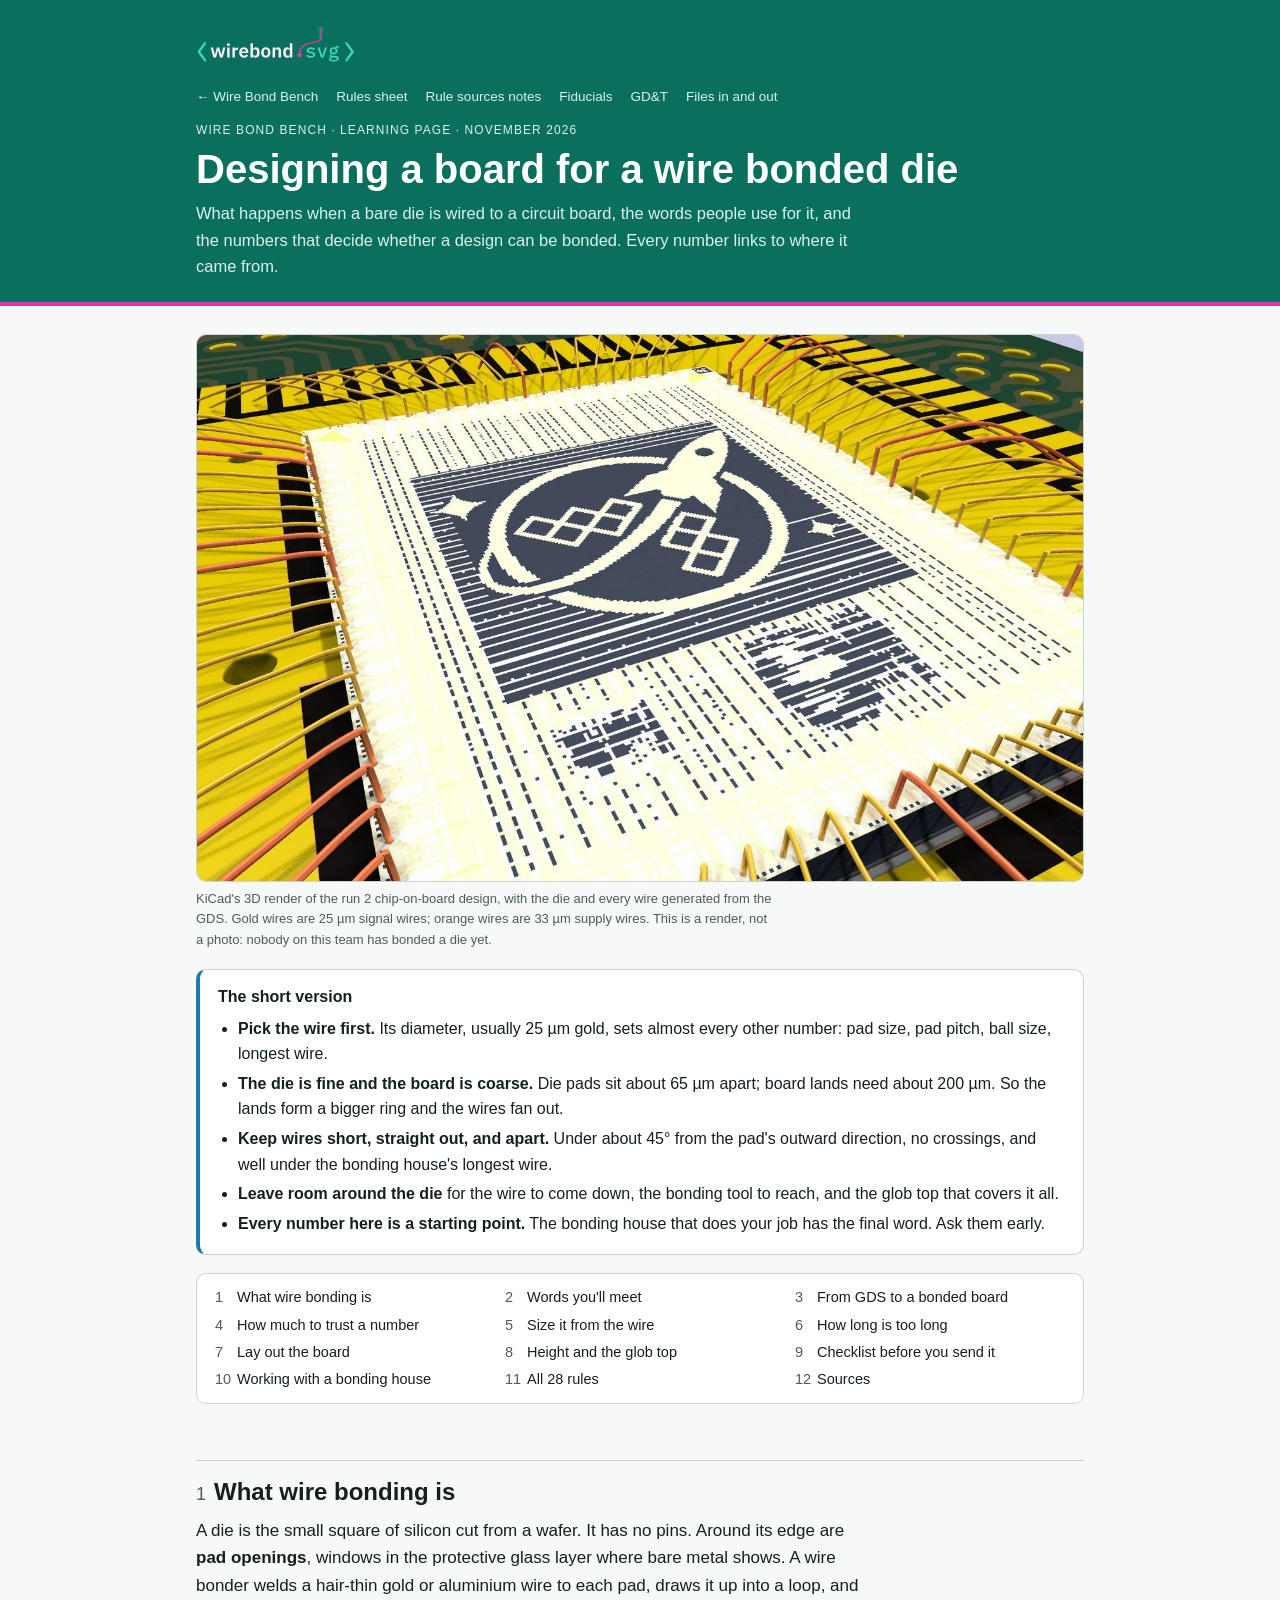
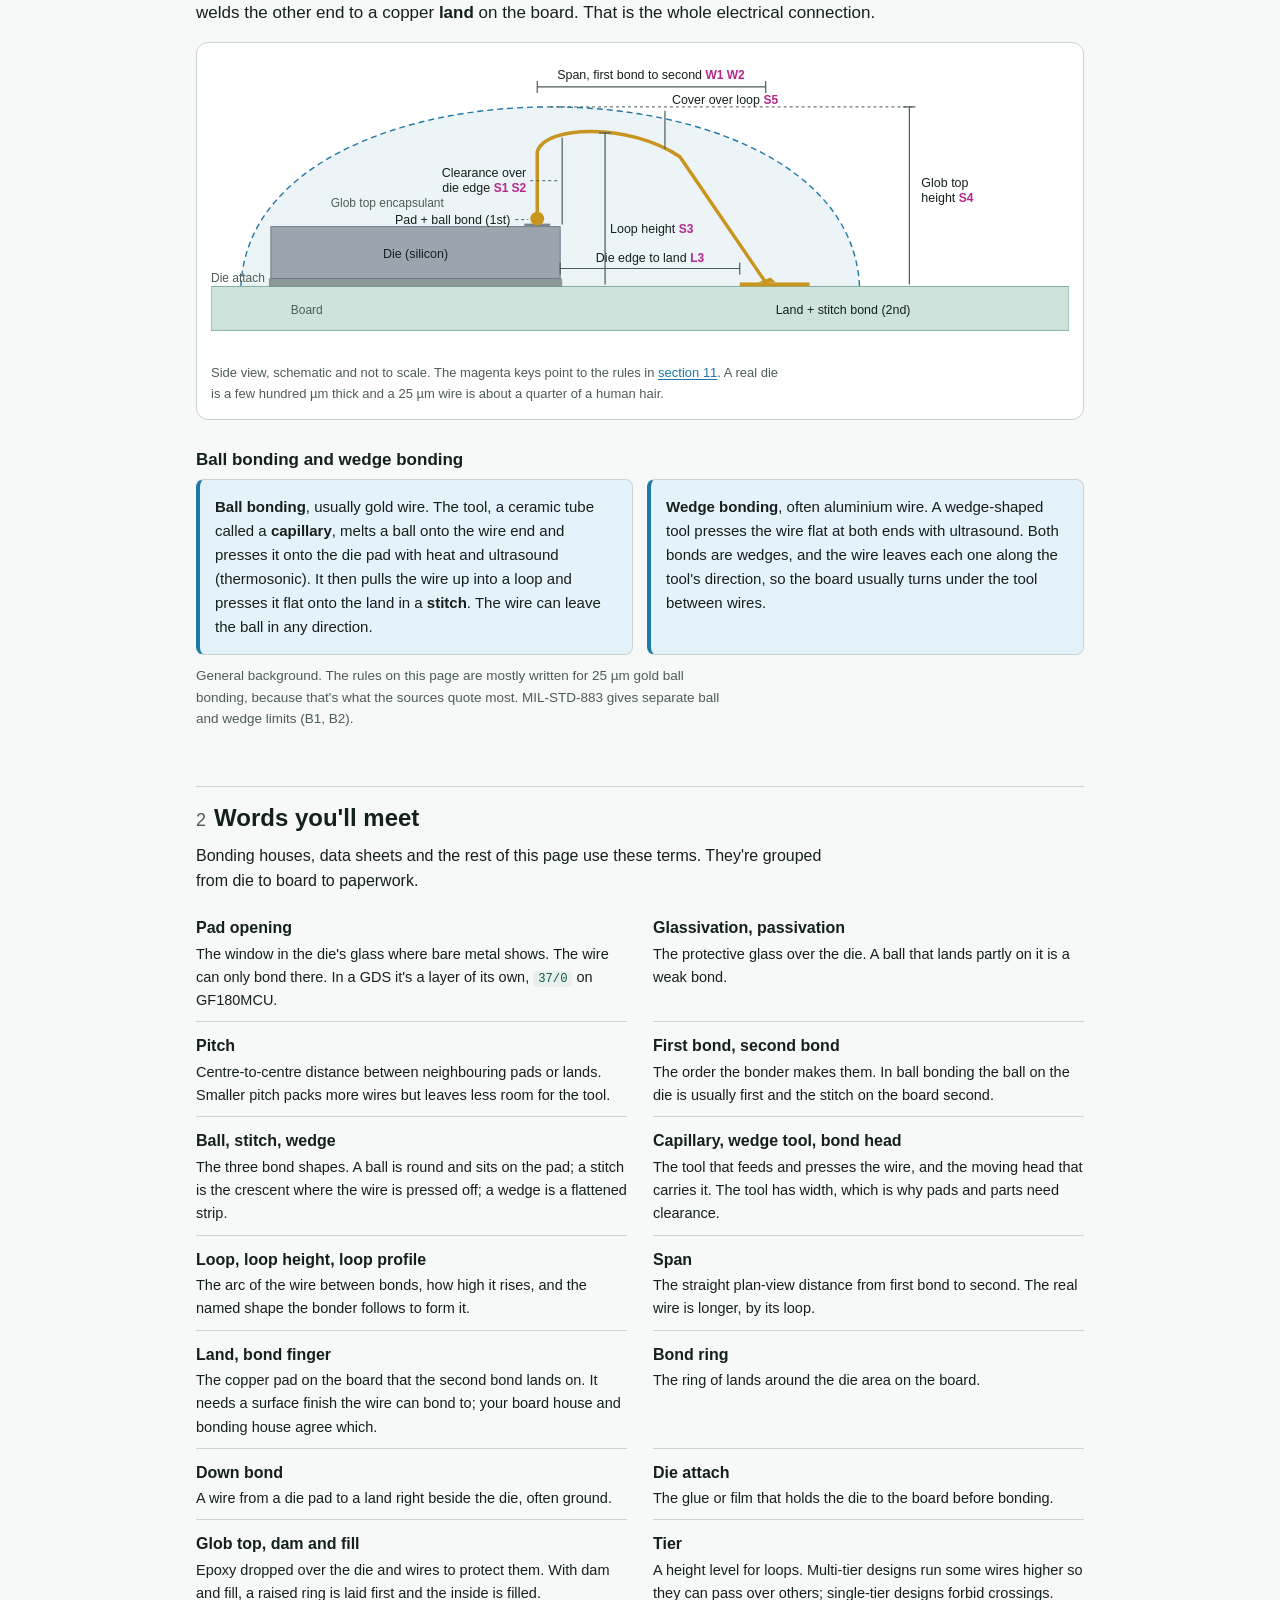
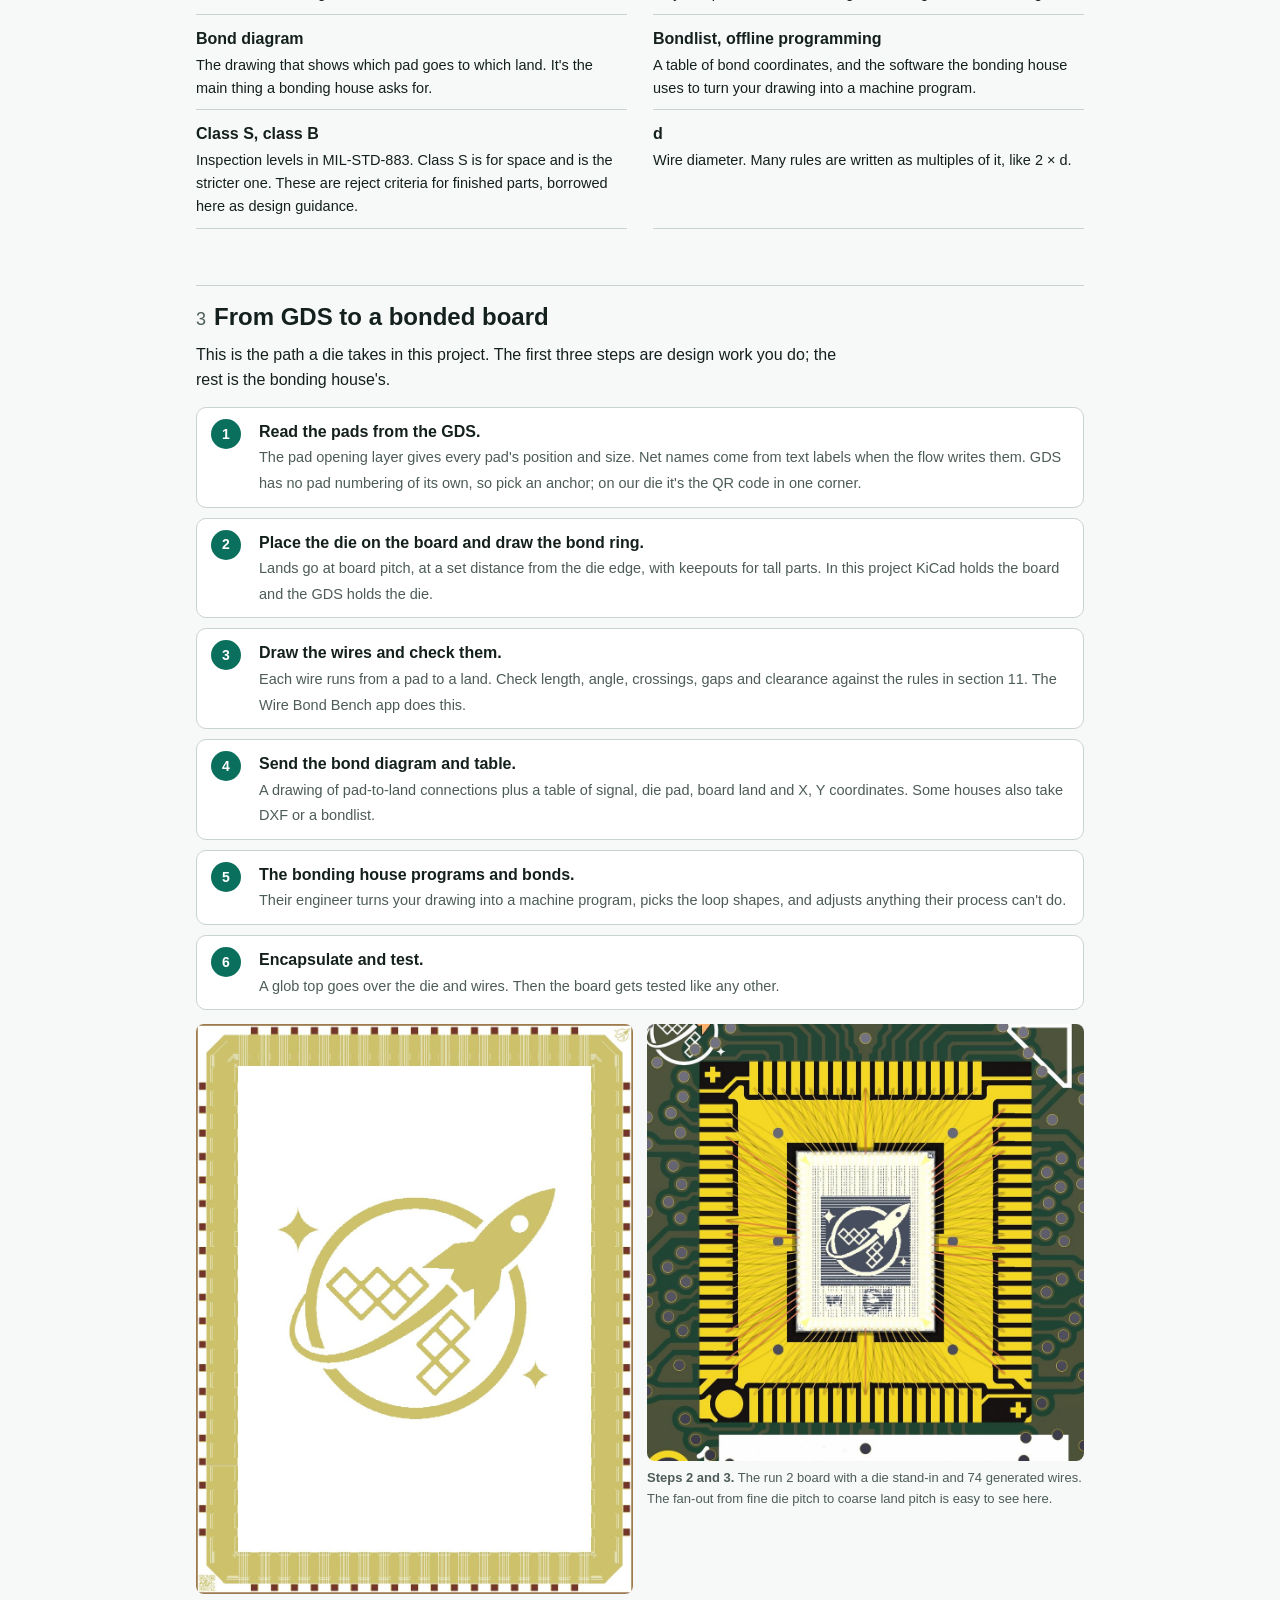
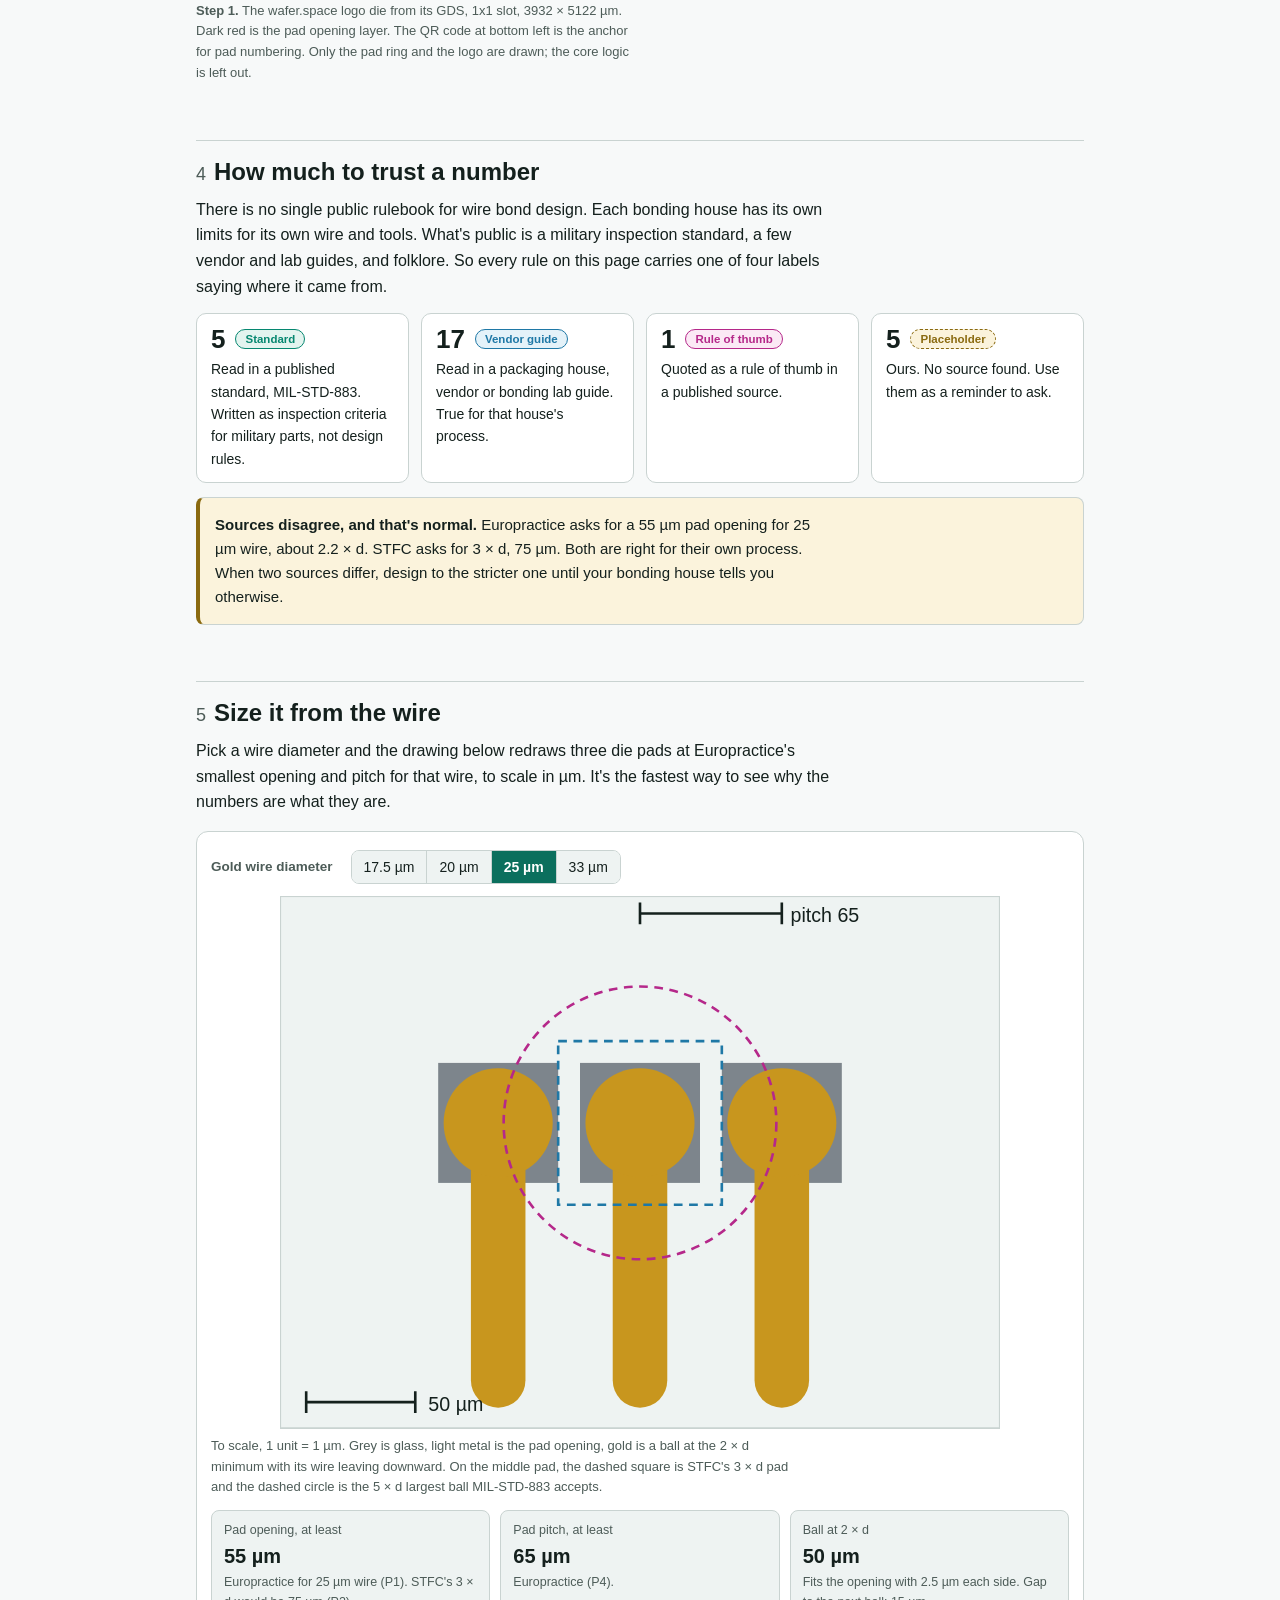
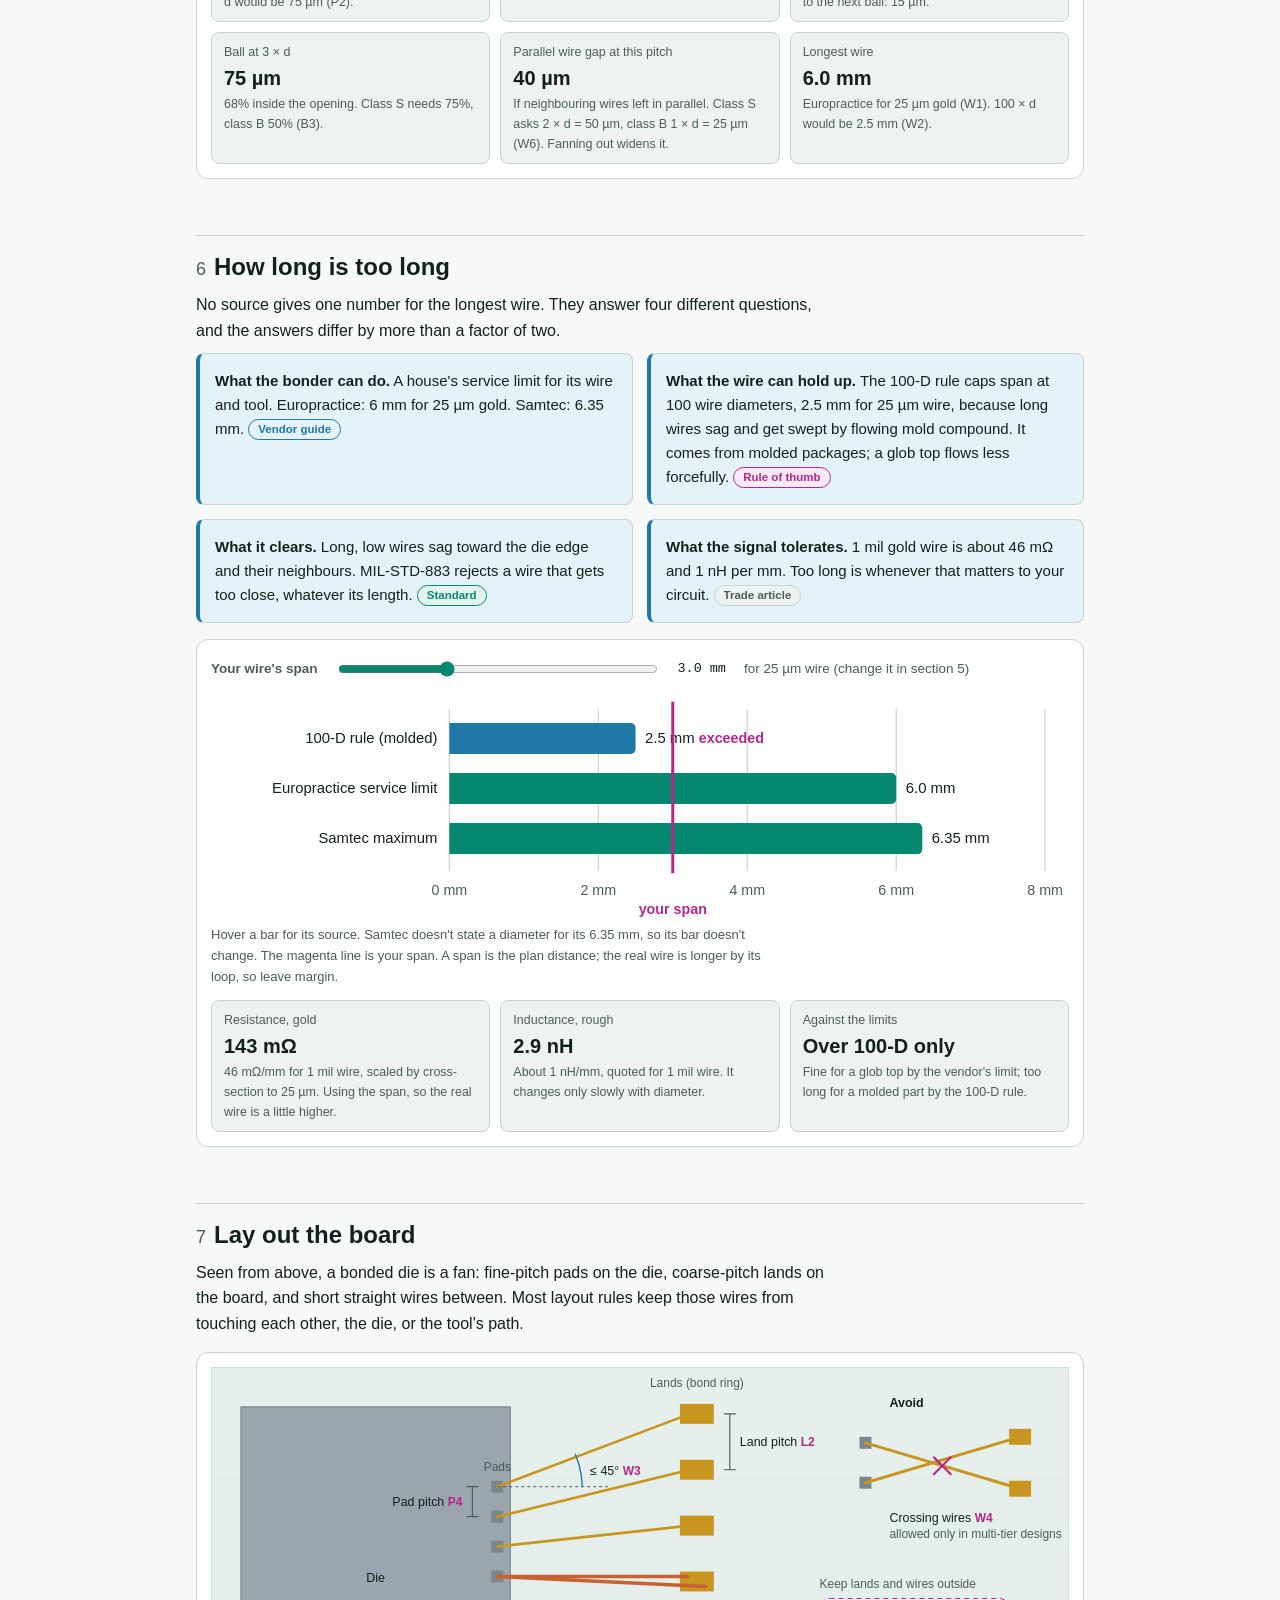
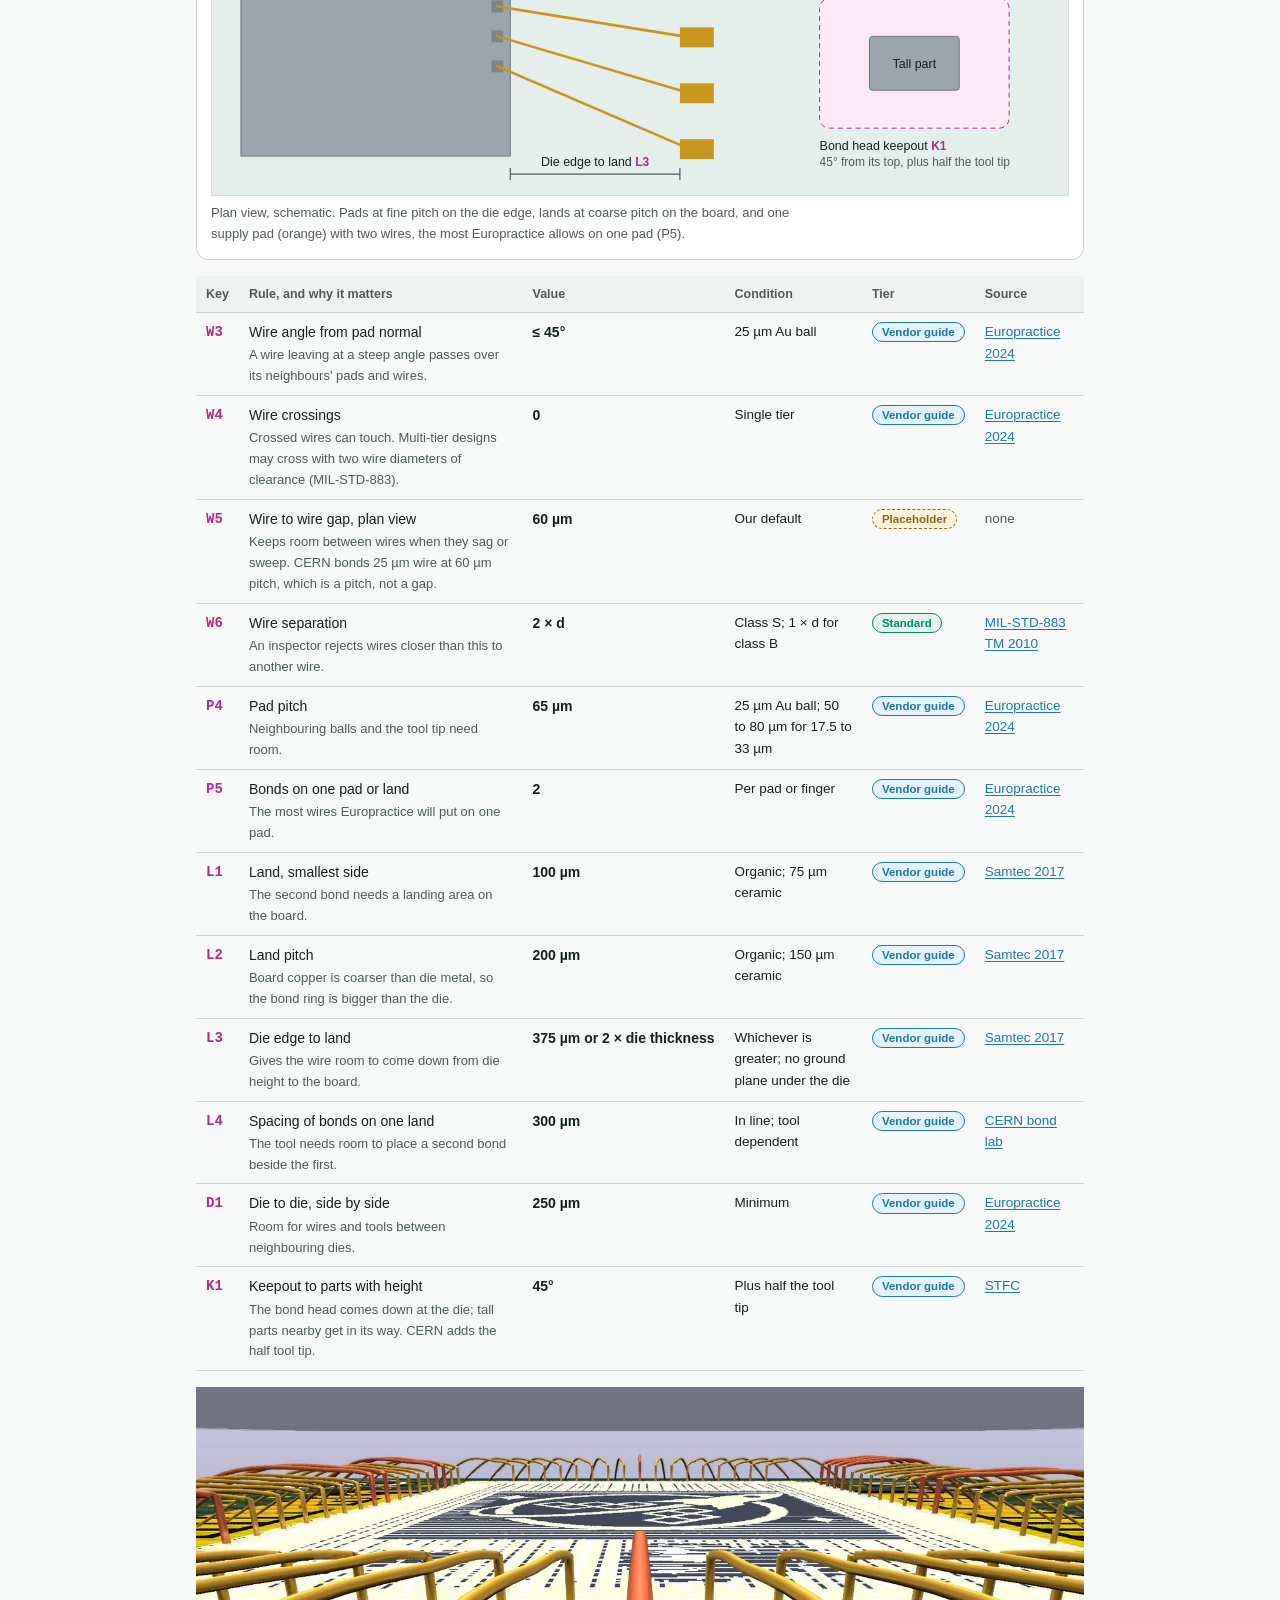
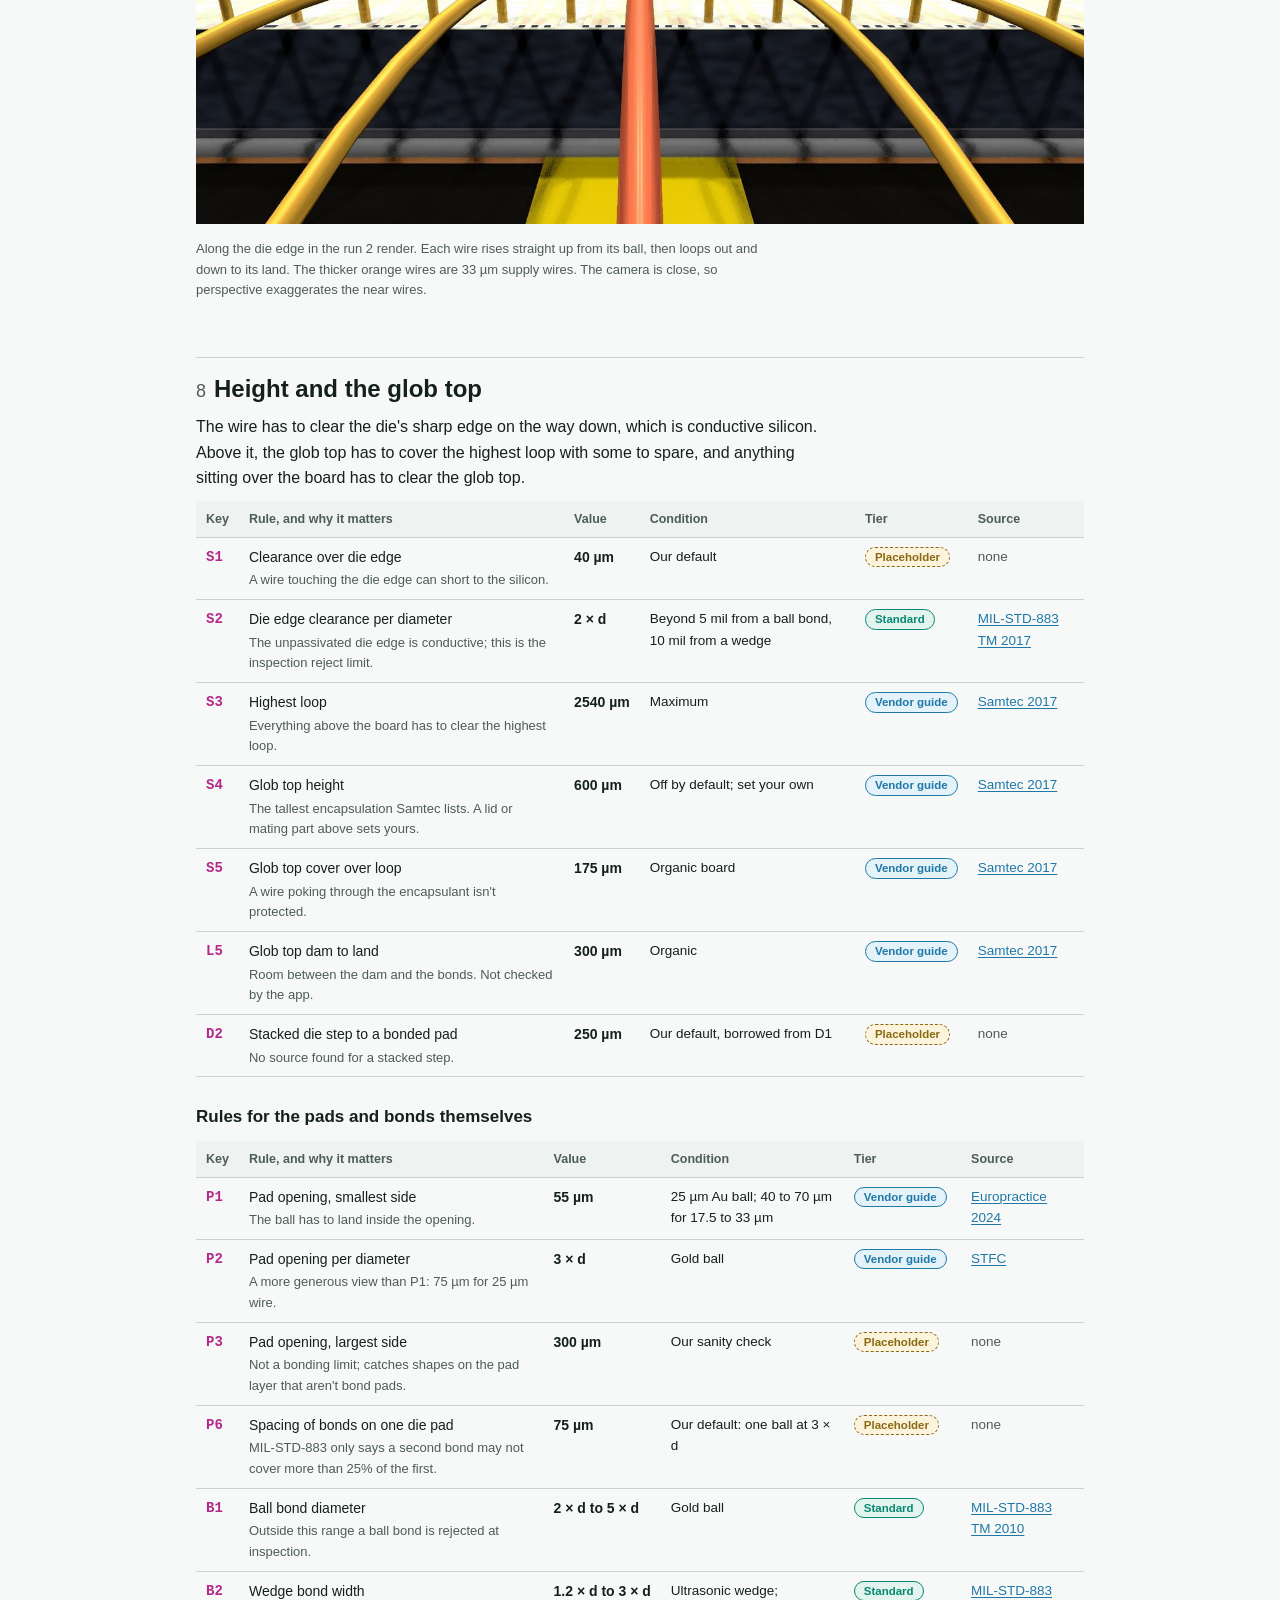
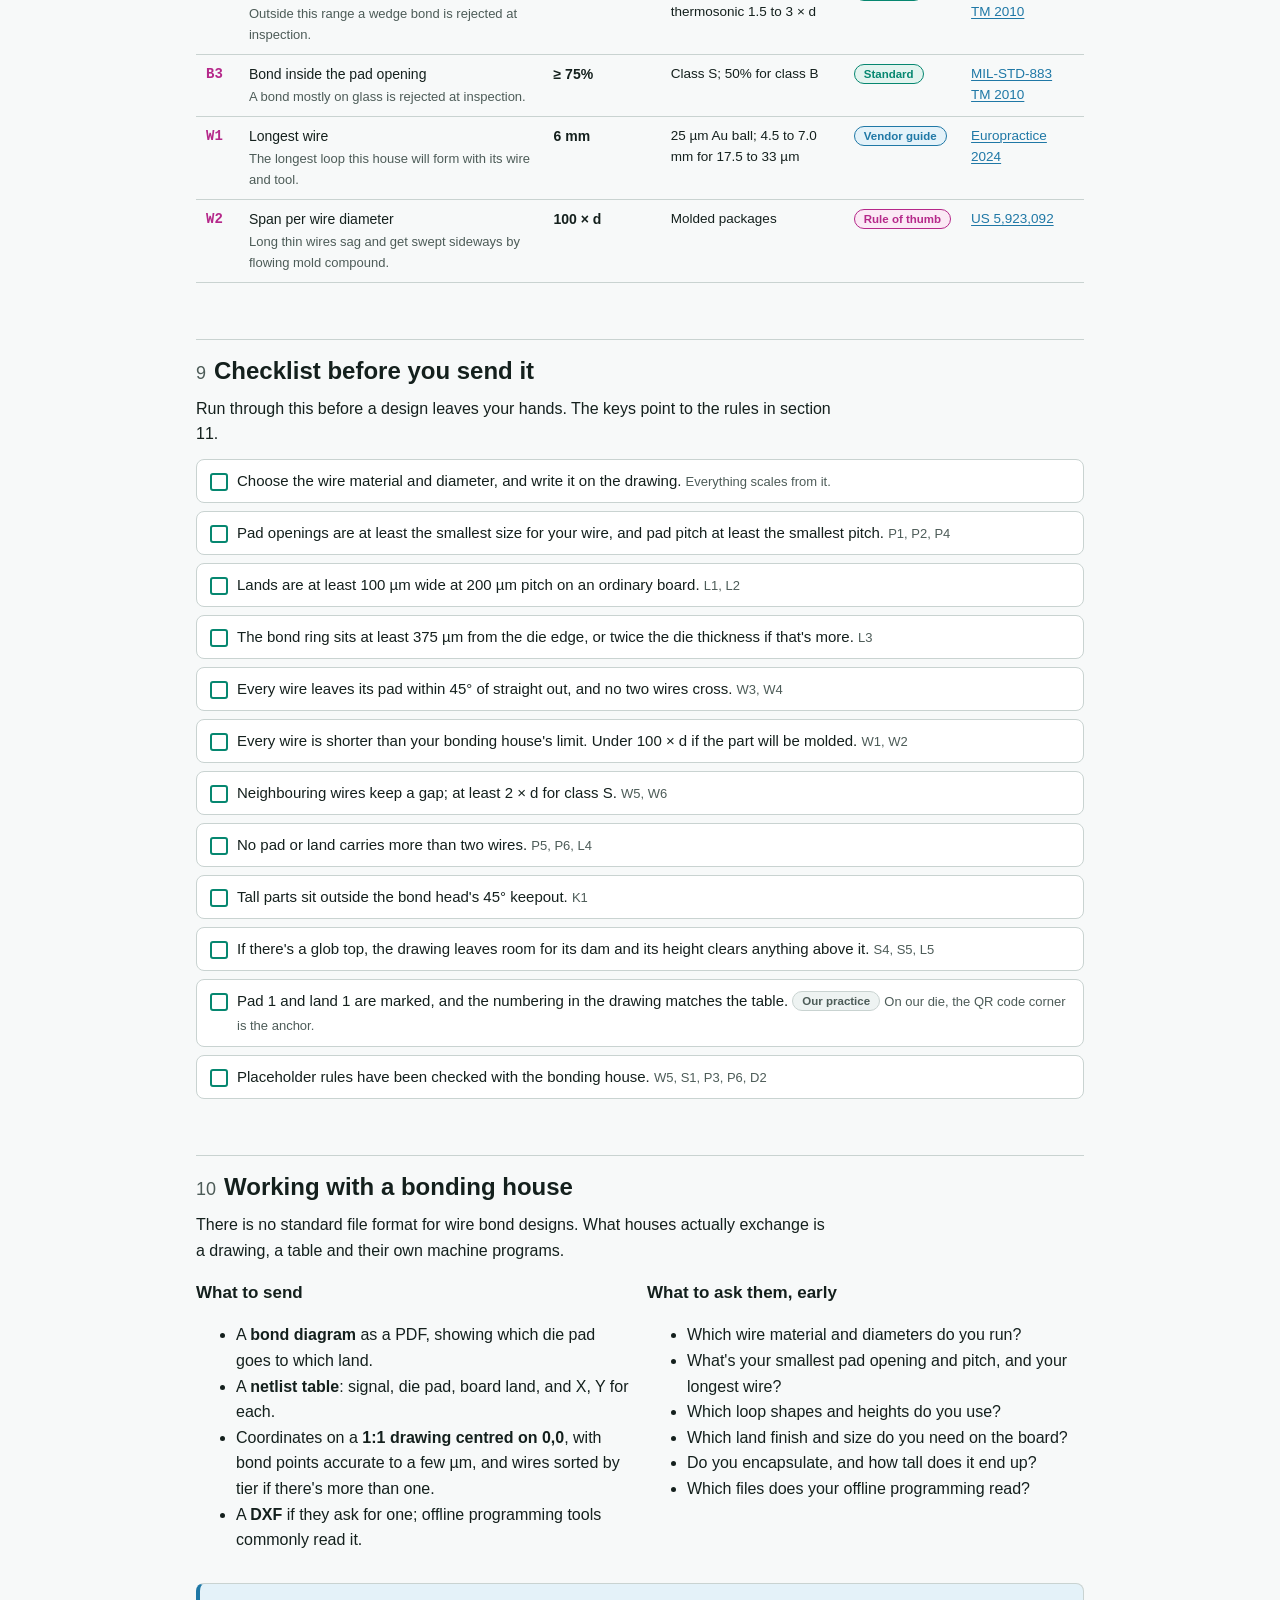
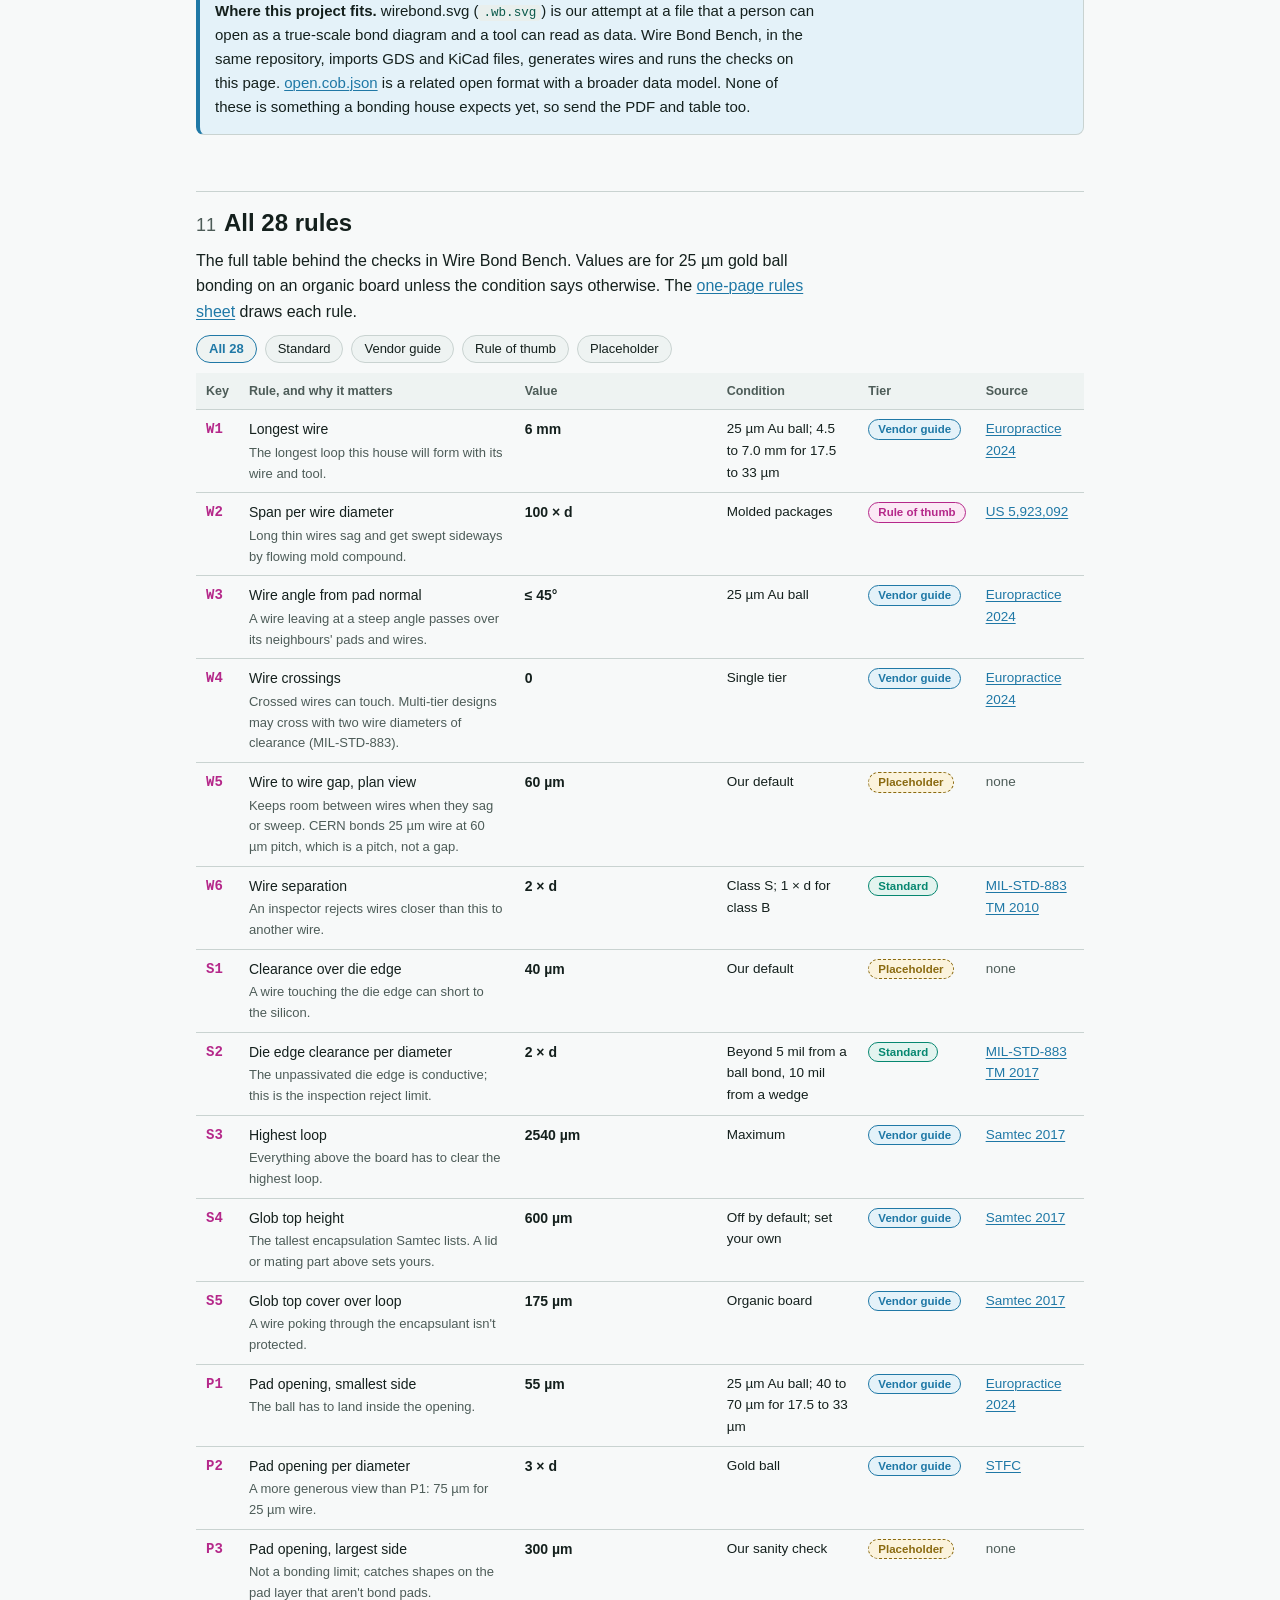
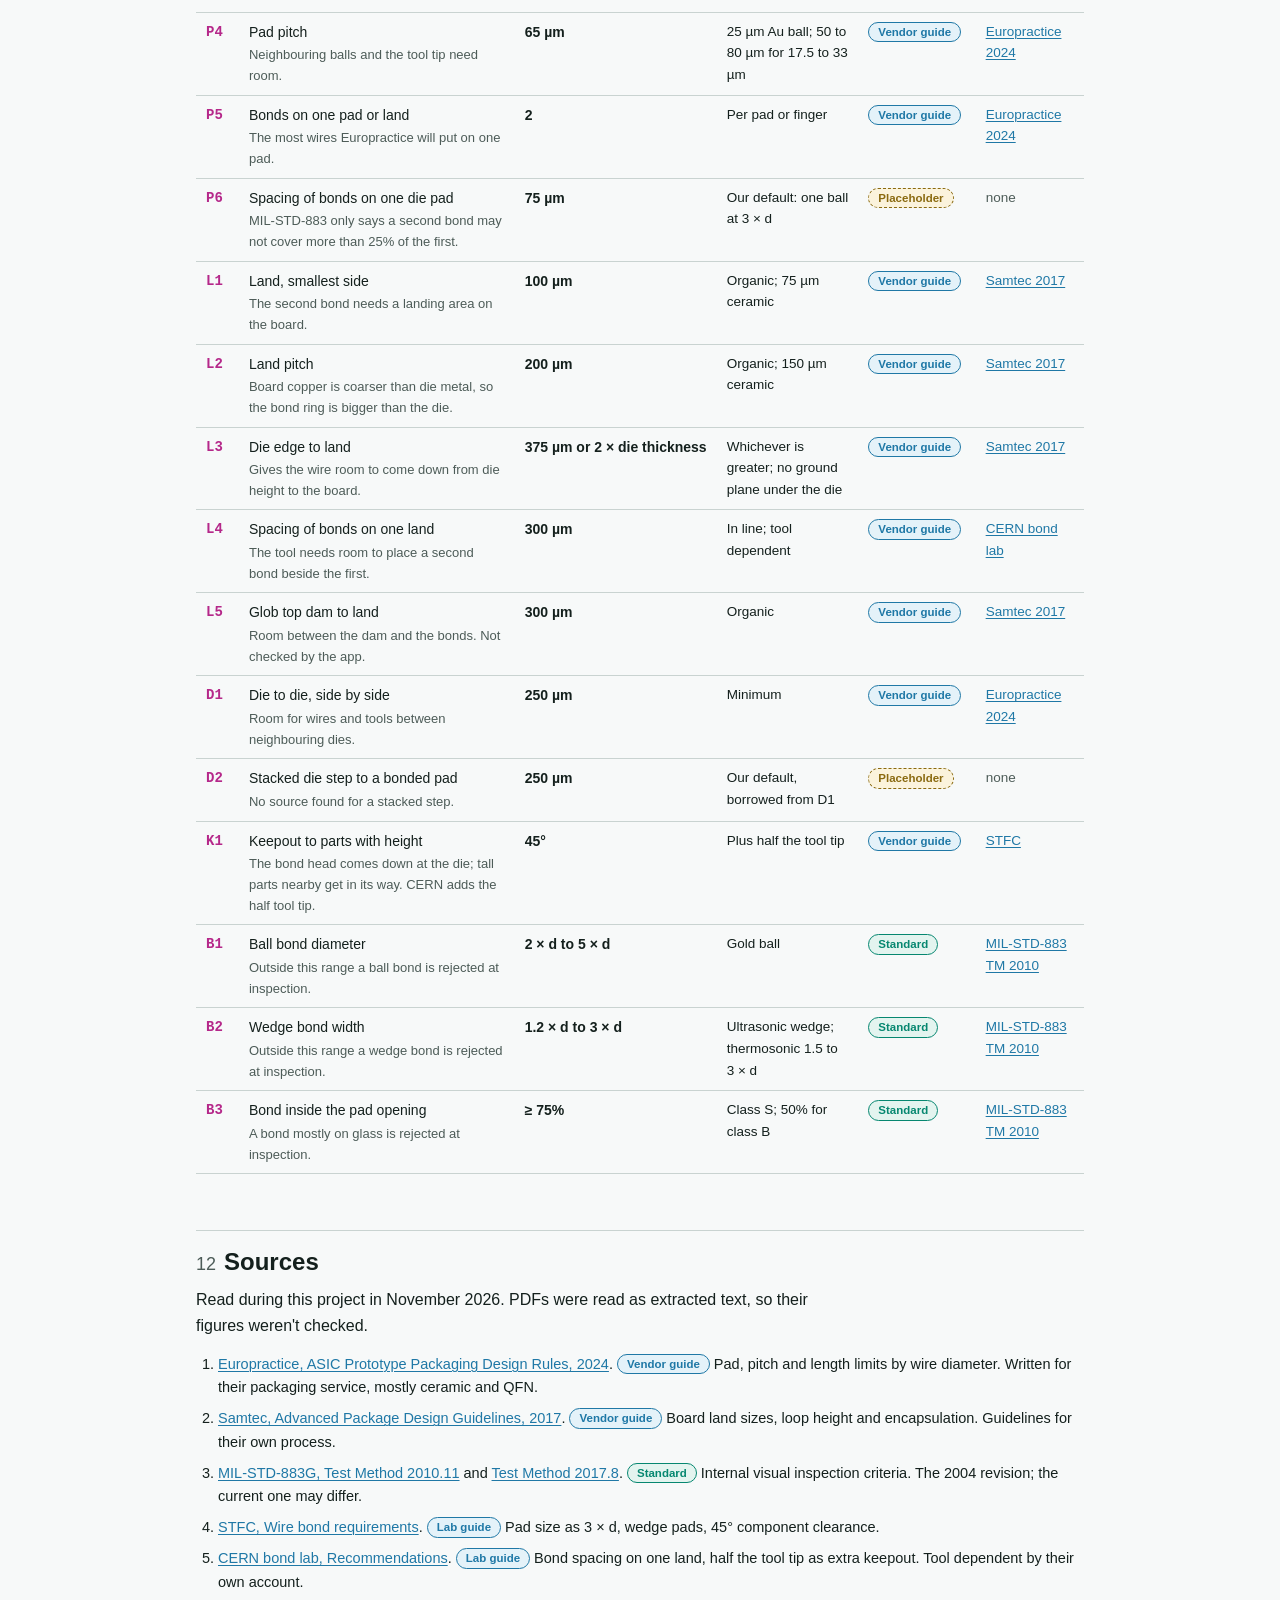
<file: docs/primer/wire-bonding-primer.html>
<!doctype html>
<html lang="en">
<head>
<meta charset="utf-8">
<meta name="viewport" content="width=device-width, initial-scale=1">
<title>Wire Bonding Primer</title>
<link rel="icon" type="image/svg+xml" href="../../app/brand/wirebond-icon.svg">
<meta name="author" content="Andrew Wingate">
<meta name="generator" content="wirebond.svg">
<style>
/* Layout: one reading column (≈880px) with full-width figures; Evezor house palette, dark first. */
:root{
  color-scheme:dark;
  --bg:#262c2a; --panel:#12302b; --panel2:#0c1311; --line:#1b5c50;
  --txt:#e8eceb; --muted:#8fb5ac; --accent:#5bbbe6; --head:#0b6f5d; --head-txt:#ffffff; --head-sub:#d8f3ec;
  --green:#36d9bb; --green-bg:#0b3a31; --blue:#5bbbe6; --blue-bg:#10303f;
  --magenta:#e660bd; --magenta-bg:#3a1832; --amber:#e9c46a; --amber-bg:#3b3115;
  --si:#6d7a86; --si-edge:#9aa7b2; --board:#1d5a3a; --board-edge:#2f7d55; --gold:#e3b23c; --copper:#e07a4b;
  --glass:rgba(91,187,230,.10); --metal:#c9ced3;
  --code-bg:#04130a; --code-txt:#aff5b4;
  --f-body:Arial,Helvetica,sans-serif; --f-mono:ui-monospace,Menlo,Consolas,monospace;
}
@media (prefers-color-scheme: light){ :root:not([data-theme="dark"]){
  color-scheme:light;
  --bg:#f7f9f9; --panel:#ffffff; --panel2:#eef3f2; --line:#c9d3d1;
  --txt:#14201d; --muted:#4d5c58; --accent:#1f78a6; --head:#0b6f5d; --head-txt:#ffffff; --head-sub:#d8f3ec;
  --green:#068770; --green-bg:#e3f4ef; --blue:#1f78a6; --blue-bg:#e4f2f9;
  --magenta:#b5288a; --magenta-bg:#fbe9f5; --amber:#8a6a10; --amber-bg:#fbf3dc;
  --si:#9aa5ae; --si-edge:#6d7a86; --board:#cfe3dd; --board-edge:#7fb0a2; --gold:#c8961e; --copper:#c8602f;
  --glass:rgba(31,120,166,.08); --metal:#7d858c;
  --code-bg:#e9efed; --code-txt:#0b5a4b;
}}
:root[data-theme="light"]{
  color-scheme:light;
  --bg:#f7f9f9; --panel:#ffffff; --panel2:#eef3f2; --line:#c9d3d1;
  --txt:#14201d; --muted:#4d5c58; --accent:#1f78a6; --head:#0b6f5d; --head-txt:#ffffff; --head-sub:#d8f3ec;
  --green:#068770; --green-bg:#e3f4ef; --blue:#1f78a6; --blue-bg:#e4f2f9;
  --magenta:#b5288a; --magenta-bg:#fbe9f5; --amber:#8a6a10; --amber-bg:#fbf3dc;
  --si:#9aa5ae; --si-edge:#6d7a86; --board:#cfe3dd; --board-edge:#7fb0a2; --gold:#c8961e; --copper:#c8602f;
  --glass:rgba(31,120,166,.08); --metal:#7d858c;
  --code-bg:#e9efed; --code-txt:#0b5a4b;
}
*{box-sizing:border-box}
img{max-width:100%;height:auto}
[hidden]{display:none!important}
body{margin:0;background:var(--bg);color:var(--txt);font:16px/1.6 var(--f-body)}
a{color:var(--accent);text-decoration:underline;text-decoration-thickness:1px;text-underline-offset:2px}
a:focus-visible,button:focus-visible,input:focus-visible{outline:2px solid var(--magenta);outline-offset:2px}
code,.mono{font-family:var(--f-mono);font-size:.84em}
code{background:var(--code-bg);color:var(--code-txt);border-radius:4px;padding:1px 5px}
.num{font-variant-numeric:tabular-nums}

/* masthead band */
.mast{background:var(--head);color:var(--head-txt);border-bottom:4px solid #d93aa7}
.wrap{max-width:920px;margin:0 auto;padding-left:max(16px,env(safe-area-inset-left,0px));padding-right:max(16px,env(safe-area-inset-right,0px))}
.mast .wrap{padding-block:26px 22px}
.eyebrow{font-size:12px;letter-spacing:.09em;text-transform:uppercase;color:var(--head-sub)}
h1{font-size:clamp(28px,5vw,40px);line-height:1.15;margin:6px 0 8px;text-wrap:balance}
.mast p{margin:0;color:var(--head-sub);max-width:680px;font-size:16.5px}

main.wrap{padding-block:8px 96px}
h2{font-size:24px;line-height:1.25;margin:56px 0 4px;padding-top:16px;border-top:1px solid var(--line);text-wrap:balance}
h2 .k{color:var(--muted);font-weight:400;margin-right:8px;font-size:18px}
h3{font-size:17px;margin:26px 0 6px}
p{margin:10px 0;max-width:72ch}
.lede{font-size:17px}
.muted{color:var(--muted)} .small{font-size:13.5px}

.hero{margin:20px 0 6px}
.hero img{display:block;width:100%;border-radius:10px;border:1px solid var(--line)}
figure{margin:16px 0}
figcaption,.cap{font-size:13px;color:var(--muted);margin-top:7px;max-width:80ch}

.tldr{background:var(--panel);border:1px solid var(--line);border-left:4px solid var(--accent);border-radius:10px;padding:14px 18px;margin:18px 0}
.tldr ul{margin:6px 0 0;padding-left:20px} .tldr li{margin:4px 0}
.callout{border:1px solid var(--line);border-left:4px solid var(--amber);background:var(--amber-bg);border-radius:8px;padding:11px 15px;margin:14px 0;font-size:15px}
.callout.info{border-left-color:var(--blue);background:var(--blue-bg)}
.callout p{margin:4px 0}

nav.toc{display:grid;grid-template-columns:repeat(auto-fill,minmax(250px,1fr));gap:4px 20px;background:var(--panel);border:1px solid var(--line);border-radius:10px;padding:12px 18px;margin:18px 0;font-size:14.5px}
nav.toc a{color:var(--txt);text-decoration:none} nav.toc a:hover{color:var(--accent)}
nav.toc span{color:var(--muted);display:inline-block;width:22px}

.fig{background:var(--panel);border:1px solid var(--line);border-radius:12px;padding:14px;margin:16px 0}
.scroll{overflow-x:auto}
.fig svg{display:block;width:100%;height:auto}
.fig svg.wide{min-width:620px}
.grid2{display:grid;grid-template-columns:repeat(auto-fit,minmax(min(100%,330px),1fr));gap:14px}
.grid2>*{min-width:0}
.grid2 img{display:block;width:100%;border-radius:8px}

/* pills for source tiers */
.pill{display:inline-block;font-size:11.5px;font-weight:700;border-radius:999px;padding:0 9px;border:1px solid;white-space:nowrap;vertical-align:1px;line-height:1.6}
.t-std{color:var(--green);border-color:var(--green);background:var(--green-bg)}
.t-ven{color:var(--blue);border-color:var(--blue);background:var(--blue-bg)}
.t-rot{color:var(--magenta);border-color:var(--magenta);background:var(--magenta-bg)}
.t-ph{color:var(--amber);border-color:var(--amber);background:var(--amber-bg);border-style:dashed}
.t-our{color:var(--muted);border-color:var(--line);background:var(--panel2)}

.tiers{display:grid;grid-template-columns:repeat(auto-fit,minmax(190px,1fr));gap:12px;margin:14px 0}
.tier{background:var(--panel);border:1px solid var(--line);border-radius:10px;padding:12px 14px;font-size:14px;display:flex;flex-direction:column;gap:6px}
.tier b{font-size:26px;line-height:1;font-variant-numeric:tabular-nums}
.tier .h{display:flex;align-items:center;gap:10px}

/* glossary */
dl.gl{display:grid;grid-template-columns:repeat(auto-fit,minmax(min(100%,380px),1fr));gap:2px 26px;margin:12px 0}
dl.gl div{padding:9px 0;border-bottom:1px solid var(--line);min-width:0}
dl.gl dt{font-weight:700}
dl.gl dd{margin:2px 0 0;color:var(--txt);font-size:14.5px}
dl.gl dd .muted{font-size:13.5px}

/* steps */
ol.steps{list-style:none;padding:0;margin:14px 0;display:grid;gap:10px;counter-reset:s}
ol.steps li{counter-increment:s;display:grid;grid-template-columns:36px minmax(0,1fr);gap:12px;align-items:start;background:var(--panel);border:1px solid var(--line);border-radius:10px;padding:11px 14px}
ol.steps li::before{content:counter(s);width:30px;height:30px;border-radius:50%;background:var(--head);color:#fff;display:flex;align-items:center;justify-content:center;font-weight:700;font-size:14px}
ol.steps b{display:block}
ol.steps span{font-size:14.5px;color:var(--muted)}

/* tables */
.tw{overflow-x:auto;margin:10px 0}
table{border-collapse:collapse;width:100%;font-size:14px}
th,td{border-bottom:1px solid var(--line);padding:8px 10px;text-align:left;vertical-align:top}
th{color:var(--muted);font-weight:600;font-size:12.5px;background:var(--panel2);white-space:nowrap}
td.key{font-family:var(--f-mono);font-weight:700;color:var(--magenta);white-space:nowrap}
td.val{white-space:nowrap;font-variant-numeric:tabular-nums;font-weight:700}
td .why{display:block;color:var(--muted);font-size:13px;margin-top:2px}

/* controls */
.ctl{display:flex;flex-wrap:wrap;gap:10px 18px;align-items:center;margin:4px 0 12px}
.ctl label{font-size:13.5px;color:var(--muted);font-weight:600}
.seg{display:inline-flex;border:1px solid var(--line);border-radius:8px;overflow:hidden}
.seg button{font:inherit;font-size:14px;background:var(--panel2);color:var(--txt);border:0;border-right:1px solid var(--line);padding:5px 12px;cursor:pointer;font-variant-numeric:tabular-nums}
.seg button:last-child{border-right:0}
.seg button[aria-pressed="true"]{background:var(--head);color:#fff;font-weight:700}
input[type=range]{width:min(320px,100%);accent-color:var(--green)}
.readout{display:grid;grid-template-columns:repeat(auto-fit,minmax(min(100%,240px),1fr));gap:10px;margin-top:12px}
.ro{background:var(--panel2);border:1px solid var(--line);border-radius:8px;padding:9px 12px;font-size:14px}
.ro .v{font-size:20px;font-weight:700;font-variant-numeric:tabular-nums}
.ro .s{color:var(--muted);font-size:12.5px}
.filters{display:flex;flex-wrap:wrap;gap:8px;margin:10px 0}
.filters button{font:inherit;font-size:13px;border-radius:999px;border:1px solid var(--line);background:var(--panel2);color:var(--txt);padding:3px 12px;cursor:pointer}
.filters button[aria-pressed="true"]{border-color:var(--accent);color:var(--accent);font-weight:700}

ul.check{list-style:none;padding:0;margin:12px 0;display:grid;gap:8px}
ul.check li{background:var(--panel);border:1px solid var(--line);border-radius:8px;padding:9px 12px 9px 40px;position:relative;font-size:15px}
ul.check li::before{content:"";position:absolute;left:13px;top:13px;width:14px;height:14px;border:2px solid var(--green);border-radius:3px}
ul.check li .ref{color:var(--muted);font-size:13px}

ol.src{padding-left:22px;font-size:14.5px} ol.src li{margin:8px 0}

/* SVG vocabulary */
svg text{font-family:var(--f-body);fill:var(--txt);font-size:13px}
svg .lbl{font-size:12.5px} svg .lblm{fill:var(--muted);font-size:12px} svg .key{fill:var(--magenta);font-weight:700;font-size:12px}
svg .dim{stroke:var(--muted);stroke-width:1.2;fill:none}
svg .lead{stroke:var(--muted);stroke-width:1;fill:none;stroke-dasharray:3 3}
svg .board{fill:var(--board);stroke:var(--board-edge)}
svg .die{fill:var(--si);stroke:var(--si-edge)}
svg .attach{fill:var(--muted);opacity:.6}
svg .gold{fill:var(--gold)}
svg .wire{stroke:var(--gold);fill:none;stroke-linecap:round}
svg .wire2{stroke:var(--copper);fill:none;stroke-linecap:round}
svg .glob{fill:var(--glass);stroke:var(--accent);stroke-width:1.4;stroke-dasharray:6 4}
svg .metal{fill:var(--metal)}
svg .glass{fill:var(--panel2);stroke:var(--line)}
svg .bad{stroke:var(--magenta);stroke-width:2.2;fill:none}
svg .keep{fill:var(--magenta-bg);stroke:var(--magenta);stroke-dasharray:5 4}
svg .part{fill:var(--si);stroke:var(--si-edge)}
svg .bar{fill:var(--green)}
svg .bar.alt{fill:var(--blue)}
svg .grid{stroke:var(--line);stroke-width:1}
svg .mark{stroke:var(--magenta);stroke-width:2.5}
svg .arc{stroke:var(--accent);stroke-width:1.4;fill:none}

.sitenav{display:flex;flex-wrap:wrap;gap:6px 18px;font-size:13.5px;margin-bottom:14px}
.sitenav a{color:var(--head-sub);text-decoration:none}
.sitenav a:hover{color:#fff;text-decoration:underline}

@media (prefers-reduced-motion:no-preference){ .seg button,.filters button{transition:background .12s,color .12s} }
.brandmark{display:inline-block;margin:0 0 12px}.brandmark img{display:block;height:40px;width:auto}.madewith{display:flex;align-items:center;gap:10px;max-width:960px;margin:40px auto 28px;padding:16px 20px 0;border-top:1px solid rgba(127,127,127,.3);font-size:13px;color:#7ba69c}.madewith img{width:24px;height:24px;flex:none}.madewith a{color:inherit}
</style>
</head>
<body>

<header class="mast">
  <div class="wrap">
    <a class="brandmark" href="https://github.com/anfroholic/wirebond.svg" title="wirebond.svg on GitHub"><img src="../../app/brand/wirebond-logo.svg" alt="wirebond.svg" width="160" height="40"></a>
    <nav class="sitenav" aria-label="Project pages">
      <a href="../../app/index.html">← Wire Bond Bench</a>
      <a href="../wire_bond_design_rules.svg">Rules sheet</a>
      <a href="../wire_bond_design_rules_sources.md">Rule sources notes</a>
      <a href="fiducials.html">Fiducials</a>
      <a href="gdt.html">GD&amp;T</a>
      <a href="files-in-and-out.html">Files in and out</a>
    </nav>
    <div class="eyebrow">Wire Bond Bench · learning page · November 2026</div>
    <h1>Designing a board for a wire bonded die</h1>
    <p>What happens when a bare die is wired to a circuit board, the words people use for it, and the numbers that decide whether a design can be bonded. Every number links to where it came from.</p>
  </div>
</header>

<main class="wrap">

<figure class="hero">
  <img src="img/iso.jpg" alt="Close 3D view of a wafer.space die with rocket artwork, ringed by gold and orange bond wires looping out to yellow bond lands on a green board." width="1400" height="863">
  <figcaption>KiCad's 3D render of the run 2 chip-on-board design, with the die and every wire generated from the GDS. Gold wires are 25 µm signal wires; orange wires are 33 µm supply wires. This is a render, not a photo: nobody on this team has bonded a die yet.</figcaption>
</figure>

<div class="tldr">
  <b>The short version</b>
  <ul>
    <li><b>Pick the wire first.</b> Its diameter, usually 25 µm gold, sets almost every other number: pad size, pad pitch, ball size, longest wire.</li>
    <li><b>The die is fine and the board is coarse.</b> Die pads sit about 65 µm apart; board lands need about 200 µm. So the lands form a bigger ring and the wires fan out.</li>
    <li><b>Keep wires short, straight out, and apart.</b> Under about 45° from the pad's outward direction, no crossings, and well under the bonding house's longest wire.</li>
    <li><b>Leave room around the die</b> for the wire to come down, the bonding tool to reach, and the glob top that covers it all.</li>
    <li><b>Every number here is a starting point.</b> The bonding house that does your job has the final word. Ask them early.</li>
  </ul>
</div>

<nav class="toc" aria-label="Contents">
  <a href="#anatomy"><span>1</span>What wire bonding is</a>
  <a href="#words"><span>2</span>Words you'll meet</a>
  <a href="#flow"><span>3</span>From GDS to a bonded board</a>
  <a href="#trust"><span>4</span>How much to trust a number</a>
  <a href="#size"><span>5</span>Size it from the wire</a>
  <a href="#length"><span>6</span>How long is too long</a>
  <a href="#layout"><span>7</span>Lay out the board</a>
  <a href="#height"><span>8</span>Height and the glob top</a>
  <a href="#checklist"><span>9</span>Checklist before you send it</a>
  <a href="#house"><span>10</span>Working with a bonding house</a>
  <a href="#rules"><span>11</span>All 28 rules</a>
  <a href="#sources"><span>12</span>Sources</a>
</nav>

<!-- 1 -->
<h2 id="anatomy"><span class="k">1</span>What wire bonding is</h2>
<p class="lede">A die is the small square of silicon cut from a wafer. It has no pins. Around its edge are <b>pad openings</b>, windows in the protective glass layer where bare metal shows. A wire bonder welds a hair-thin gold or aluminium wire to each pad, draws it up into a loop, and welds the other end to a copper <b>land</b> on the board. That is the whole electrical connection.</p>

<div class="fig scroll">
<svg class="wide" viewBox="0 0 860 300" role="img" aria-labelledby="sideT">
  <title id="sideT">Side view of one bond wire running from a pad on the die down to a land on the board, under a glob top, with the main dimensions labelled.</title>
  <path class="glob" d="M30,230 C40,-10 640,-10 650,230"/>
  <rect class="board" x="0" y="230" width="860" height="44"/>
  <rect class="attach" x="58" y="222" width="294" height="8"/>
  <rect class="die" x="60" y="170" width="290" height="52"/>
  <rect class="metal" x="314" y="167" width="26" height="3"/>
  <rect class="gold" x="530" y="226" width="70" height="4"/>
  <path class="wire" stroke-width="3.5" d="M327,160 L327,95 C335,68 420,66 470,100 L556,226"/>
  <circle class="gold" cx="327" cy="162" r="7"/>
  <path class="gold" d="M548,226 L566,226 L561,221 Z"/>
  <!-- span -->
  <path class="dim" d="M327,30 L556,30 M327,24 L327,36 M556,24 L556,36"/>
  <text x="441" y="22" text-anchor="middle" class="lbl">Span, first bond to second <tspan class="key">W1 W2</tspan></text>
  <!-- loop height -->
  <path class="dim" d="M395,228 L395,76 M389,76 L401,76"/>
  <text x="400" y="176" class="lbl">Loop height <tspan class="key">S3</tspan></text>
  <!-- clearance -->
  <path class="dim" d="M352,168 L352,81"/>
  <path class="lead" d="M320,124 L350,124"/>
  <text x="316" y="120" text-anchor="end" class="lbl">Clearance over</text>
  <text x="316" y="135" text-anchor="end" class="lbl">die edge <tspan class="key">S1 S2</tspan></text>
  <!-- die edge to land -->
  <path class="dim" d="M350,212 L530,212 M350,206 L350,218 M530,206 L530,218"/>
  <text x="440" y="205" text-anchor="middle" class="lbl">Die edge to land <tspan class="key">L3</tspan></text>
  <!-- glob -->
  <path class="lead" d="M340,50 L705,50"/>
  <path class="dim" d="M700,228 L700,50 M694,50 L706,50"/>
  <text x="712" y="130" class="lbl">Glob top</text>
  <text x="712" y="145" class="lbl">height <tspan class="key">S4</tspan></text>
  <path class="dim" d="M455,92 L455,54"/>
  <text x="462" y="47" class="lbl">Cover over loop <tspan class="key">S5</tspan></text>
  <!-- parts -->
  <text x="205" y="201" text-anchor="middle" class="lbl">Die (silicon)</text>
  <text x="54" y="226" text-anchor="end" class="lblm">Die attach</text>
  <text x="80" y="258" class="lblm">Board</text>
  <path class="lead" d="M305,163 L318,163"/>
  <text x="300" y="167" text-anchor="end" class="lbl">Pad + ball bond (1st)</text>
  <text x="566" y="258" class="lbl">Land + stitch bond (2nd)</text>
  <text x="120" y="150" class="lblm">Glob top encapsulant</text>
</svg>
<div class="cap">Side view, schematic and not to scale. The magenta keys point to the rules in <a href="#rules">section 11</a>. A real die is a few hundred µm thick and a 25 µm wire is about a quarter of a human hair.</div>
</div>

<h3>Ball bonding and wedge bonding</h3>
<div class="grid2">
  <div class="callout info" style="margin:0">
    <p><b>Ball bonding</b>, usually gold wire. The tool, a ceramic tube called a <b>capillary</b>, melts a ball onto the wire end and presses it onto the die pad with heat and ultrasound (thermosonic). It then pulls the wire up into a loop and presses it flat onto the land in a <b>stitch</b>. The wire can leave the ball in any direction.</p>
  </div>
  <div class="callout info" style="margin:0">
    <p><b>Wedge bonding</b>, often aluminium wire. A wedge-shaped tool presses the wire flat at both ends with ultrasound. Both bonds are wedges, and the wire leaves each one along the tool's direction, so the board usually turns under the tool between wires.</p>
  </div>
</div>
<p class="small muted">General background. The rules on this page are mostly written for 25 µm gold ball bonding, because that's what the sources quote most. MIL-STD-883 gives separate ball and wedge limits (B1, B2).</p>

<!-- 2 -->
<h2 id="words"><span class="k">2</span>Words you'll meet</h2>
<p>Bonding houses, data sheets and the rest of this page use these terms. They're grouped from die to board to paperwork.</p>
<dl class="gl">
  <div><dt>Pad opening</dt><dd>The window in the die's glass where bare metal shows. The wire can only bond there. In a GDS it's a layer of its own, <code>37/0</code> on GF180MCU.</dd></div>
  <div><dt>Glassivation, passivation</dt><dd>The protective glass over the die. A ball that lands partly on it is a weak bond.</dd></div>
  <div><dt>Pitch</dt><dd>Centre-to-centre distance between neighbouring pads or lands. Smaller pitch packs more wires but leaves less room for the tool.</dd></div>
  <div><dt>First bond, second bond</dt><dd>The order the bonder makes them. In ball bonding the ball on the die is usually first and the stitch on the board second.</dd></div>
  <div><dt>Ball, stitch, wedge</dt><dd>The three bond shapes. A ball is round and sits on the pad; a stitch is the crescent where the wire is pressed off; a wedge is a flattened strip.</dd></div>
  <div><dt>Capillary, wedge tool, bond head</dt><dd>The tool that feeds and presses the wire, and the moving head that carries it. The tool has width, which is why pads and parts need clearance.</dd></div>
  <div><dt>Loop, loop height, loop profile</dt><dd>The arc of the wire between bonds, how high it rises, and the named shape the bonder follows to form it.</dd></div>
  <div><dt>Span</dt><dd>The straight plan-view distance from first bond to second. The real wire is longer, by its loop.</dd></div>
  <div><dt>Land, bond finger</dt><dd>The copper pad on the board that the second bond lands on. It needs a surface finish the wire can bond to; your board house and bonding house agree which.</dd></div>
  <div><dt>Bond ring</dt><dd>The ring of lands around the die area on the board.</dd></div>
  <div><dt>Down bond</dt><dd>A wire from a die pad to a land right beside the die, often ground.</dd></div>
  <div><dt>Die attach</dt><dd>The glue or film that holds the die to the board before bonding.</dd></div>
  <div><dt>Glob top, dam and fill</dt><dd>Epoxy dropped over the die and wires to protect them. With dam and fill, a raised ring is laid first and the inside is filled.</dd></div>
  <div><dt>Tier</dt><dd>A height level for loops. Multi-tier designs run some wires higher so they can pass over others; single-tier designs forbid crossings.</dd></div>
  <div><dt>Bond diagram</dt><dd>The drawing that shows which pad goes to which land. It's the main thing a bonding house asks for.</dd></div>
  <div><dt>Bondlist, offline programming</dt><dd>A table of bond coordinates, and the software the bonding house uses to turn your drawing into a machine program.</dd></div>
  <div><dt>Class S, class B</dt><dd>Inspection levels in MIL-STD-883. Class S is for space and is the stricter one. These are reject criteria for finished parts, borrowed here as design guidance.</dd></div>
  <div><dt>d</dt><dd>Wire diameter. Many rules are written as multiples of it, like 2 × d.</dd></div>
</dl>

<!-- 3 -->
<h2 id="flow"><span class="k">3</span>From GDS to a bonded board</h2>
<p>This is the path a die takes in this project. The first three steps are design work you do; the rest is the bonding house's.</p>
<ol class="steps">
  <li><div><b>Read the pads from the GDS.</b><span>The pad opening layer gives every pad's position and size. Net names come from text labels when the flow writes them. GDS has no pad numbering of its own, so pick an anchor; on our die it's the QR code in one corner.</span></div></li>
  <li><div><b>Place the die on the board and draw the bond ring.</b><span>Lands go at board pitch, at a set distance from the die edge, with keepouts for tall parts. In this project KiCad holds the board and the GDS holds the die.</span></div></li>
  <li><div><b>Draw the wires and check them.</b><span>Each wire runs from a pad to a land. Check length, angle, crossings, gaps and clearance against the rules in section 11. The Wire Bond Bench app does this.</span></div></li>
  <li><div><b>Send the bond diagram and table.</b><span>A drawing of pad-to-land connections plus a table of signal, die pad, board land and X, Y coordinates. Some houses also take DXF or a bondlist.</span></div></li>
  <li><div><b>The bonding house programs and bonds.</b><span>Their engineer turns your drawing into a machine program, picks the loop shapes, and adjusts anything their process can't do.</span></div></li>
  <li><div><b>Encapsulate and test.</b><span>A glob top goes over the die and wires. Then the board gets tested like any other.</span></div></li>
</ol>
<div class="grid2">
  <figure style="margin:0"><img src="img/ws-1x1-die.jpg" alt="Two-colour render of the wafer.space logo die showing top metal and 74 pad openings around the edge, a large wafer.space rocket logo in the middle, a QR code in the bottom-left corner and a small rocket in the top-right corner." width="1000" height="1303" loading="lazy"><figcaption><b>Step 1.</b> The wafer.space logo die from its GDS, 1x1 slot, 3932 × 5122 µm. Dark red is the pad opening layer. The QR code at bottom left is the anchor for pad numbering. Only the pad ring and the logo are drawn; the core logic is left out.</figcaption></figure>
  <figure style="margin:0"><img src="img/top.jpg" alt="Top-down KiCad 3D render of the board with a die in the centre and gold and orange wires fanning out to a ring of yellow lands." width="1000" height="1000" loading="lazy"><figcaption><b>Steps 2 and 3.</b> The run 2 board with a die stand-in and 74 generated wires. The fan-out from fine die pitch to coarse land pitch is easy to see here.</figcaption></figure>
</div>

<!-- 4 -->
<h2 id="trust"><span class="k">4</span>How much to trust a number</h2>
<p>There is no single public rulebook for wire bond design. Each bonding house has its own limits for its own wire and tools. What's public is a military inspection standard, a few vendor and lab guides, and folklore. So every rule on this page carries one of four labels saying where it came from.</p>
<div class="tiers">
  <div class="tier"><div class="h"><b>5</b><span class="pill t-std">Standard</span></div>Read in a published standard, MIL-STD-883. Written as inspection criteria for military parts, not design rules.</div>
  <div class="tier"><div class="h"><b>17</b><span class="pill t-ven">Vendor guide</span></div>Read in a packaging house, vendor or bonding lab guide. True for that house's process.</div>
  <div class="tier"><div class="h"><b>1</b><span class="pill t-rot">Rule of thumb</span></div>Quoted as a rule of thumb in a published source.</div>
  <div class="tier"><div class="h"><b>5</b><span class="pill t-ph">Placeholder</span></div>Ours. No source found. Use them as a reminder to ask.</div>
</div>
<div class="callout"><p><b>Sources disagree, and that's normal.</b> Europractice asks for a 55 µm pad opening for 25 µm wire, about 2.2 × d. STFC asks for 3 × d, 75 µm. Both are right for their own process. When two sources differ, design to the stricter one until your bonding house tells you otherwise.</p></div>

<!-- 5 -->
<h2 id="size"><span class="k">5</span>Size it from the wire</h2>
<p>Pick a wire diameter and the drawing below redraws three die pads at Europractice's smallest opening and pitch for that wire, to scale in µm. It's the fastest way to see why the numbers are what they are.</p>

<div class="fig">
  <div class="ctl">
    <label id="dLbl">Gold wire diameter</label>
    <div class="seg" role="group" aria-labelledby="dLbl" id="dSeg">
      <button type="button" data-d="17.5" aria-pressed="false">17.5 µm</button>
      <button type="button" data-d="20" aria-pressed="false">20 µm</button>
      <button type="button" data-d="25" aria-pressed="true">25 µm</button>
      <button type="button" data-d="33" aria-pressed="false">33 µm</button>
    </div>
  </div>
  <div class="scroll">
  <svg id="padSvg" viewBox="0 0 330 244" role="img" aria-label="Three die pads to scale with balls at the chosen wire diameter" style="max-width:720px;min-width:300px;margin:0 auto"></svg>
  </div>
  <div class="cap">To scale, 1 unit = 1 µm. Grey is glass, light metal is the pad opening, gold is a ball at the 2 × d minimum with its wire leaving downward. On the middle pad, the dashed square is STFC's 3 × d pad and the dashed circle is the 5 × d largest ball MIL-STD-883 accepts.</div>
  <div class="readout" id="padRead"></div>
</div>

<!-- 6 -->
<h2 id="length"><span class="k">6</span>How long is too long</h2>
<p>No source gives one number for the longest wire. They answer four different questions, and the answers differ by more than a factor of two.</p>
<div class="grid2">
  <div class="callout info" style="margin:0"><p><b>What the bonder can do.</b> A house's service limit for its wire and tool. Europractice: 6 mm for 25 µm gold. Samtec: 6.35 mm. <span class="pill t-ven">Vendor guide</span></p></div>
  <div class="callout info" style="margin:0"><p><b>What the wire can hold up.</b> The 100-D rule caps span at 100 wire diameters, 2.5 mm for 25 µm wire, because long wires sag and get swept by flowing mold compound. It comes from molded packages; a glob top flows less forcefully. <span class="pill t-rot">Rule of thumb</span></p></div>
  <div class="callout info" style="margin:0"><p><b>What it clears.</b> Long, low wires sag toward the die edge and their neighbours. MIL-STD-883 rejects a wire that gets too close, whatever its length. <span class="pill t-std">Standard</span></p></div>
  <div class="callout info" style="margin:0"><p><b>What the signal tolerates.</b> 1 mil gold wire is about 46 mΩ and 1 nH per mm. Too long is whenever that matters to your circuit. <span class="pill t-our">Trade article</span></p></div>
</div>

<div class="fig">
  <div class="ctl">
    <label for="lenIn">Your wire's span</label>
    <input type="range" id="lenIn" min="0.5" max="8" step="0.1" value="3.0">
    <span class="mono num" id="lenOut">3.0 mm</span>
    <span class="small muted" id="lenD">for 25 µm wire (change it in section 5)</span>
  </div>
  <div class="scroll"><svg id="lenSvg" class="wide" viewBox="0 0 720 190" role="img" aria-label="Bar chart of longest-wire limits from three sources with a marker at your wire's span"></svg></div>
  <div class="cap">Hover a bar for its source. Samtec doesn't state a diameter for its 6.35 mm, so its bar doesn't change. The magenta line is your span. A span is the plan distance; the real wire is longer by its loop, so leave margin.</div>
  <div class="readout" id="lenRead"></div>
</div>

<!-- 7 -->
<h2 id="layout"><span class="k">7</span>Lay out the board</h2>
<p>Seen from above, a bonded die is a fan: fine-pitch pads on the die, coarse-pitch lands on the board, and short straight wires between. Most layout rules keep those wires from touching each other, the die, or the tool's path.</p>
<div class="fig scroll">
<svg class="wide" viewBox="0 0 860 430" role="img" aria-labelledby="planT">
  <title id="planT">Plan view of one die edge with pads at fine pitch, wires fanning out to lands at coarse pitch, and the main layout rules labelled.</title>
  <rect class="board" x="0" y="0" width="860" height="430" opacity=".55"/>
  <rect class="die" x="30" y="40" width="270" height="350"/>
  <text x="165" y="215" text-anchor="middle" class="lbl">Die</text>
  <g id="planWires"></g>
  <!-- pad pitch -->
  <path class="dim" d="M262,120 L262,150 M256,120 L268,120 M256,150 L268,150"/>
  <text x="252" y="139" text-anchor="end" class="lbl">Pad pitch <tspan class="key">P4</tspan></text>
  <!-- land pitch -->
  <path class="dim" d="M520,47 L520,103 M514,47 L526,47 M514,103 L526,103"/>
  <text x="530" y="79" class="lbl">Land pitch <tspan class="key">L2</tspan></text>
  <!-- die edge to land -->
  <path class="dim" d="M300,408 L470,408 M300,402 L300,414 M470,402 L470,414"/>
  <text x="385" y="400" text-anchor="middle" class="lbl">Die edge to land <tspan class="key">L3</tspan></text>
  <!-- angle -->
  <path class="lead" d="M287,120 L400,120"/>
  <path class="arc" d="M372,120 A85,85 0 0 0 365,87"/>
  <text x="380" y="108" class="lbl">≤ 45° <tspan class="key">W3</tspan></text>
  <!-- avoid crossing -->
  <text x="680" y="40" class="lbl" font-weight="700">Avoid</text>
  <rect class="metal" x="650" y="70" width="12" height="12"/><rect class="metal" x="650" y="110" width="12" height="12"/>
  <rect class="gold" x="800" y="62" width="22" height="16"/><rect class="gold" x="800" y="114" width="22" height="16"/>
  <path class="wire" stroke-width="3" d="M656,76 L811,122"/><path class="wire" stroke-width="3" d="M656,116 L811,70"/>
  <path class="bad" d="M724,90 L742,108 M742,90 L724,108"/>
  <text x="680" y="155" class="lbl">Crossing wires <tspan class="key">W4</tspan></text>
  <text x="680" y="171" class="lblm">allowed only in multi-tier designs</text>
  <!-- keepout -->
  <rect class="keep" x="610" y="232" width="190" height="130" rx="10"/>
  <rect class="part" x="660" y="270" width="90" height="54" rx="3"/>
  <text x="705" y="302" text-anchor="middle" class="lbl">Tall part</text>
  <text x="610" y="384" class="lbl">Bond head keepout <tspan class="key">K1</tspan></text>
  <text x="610" y="400" class="lblm">45° from its top, plus half the tool tip</text>
  <text x="610" y="222" class="lblm">Keep lands and wires outside</text>
</svg>
<div class="cap">Plan view, schematic. Pads at fine pitch on the die edge, lands at coarse pitch on the board, and one supply pad (orange) with two wires, the most Europractice allows on one pad (P5).</div>
</div>
<div class="tw"><table data-rules="W3,W4,W5,W6,P4,P5,L1,L2,L3,L4,D1,K1"></table></div>
<figure>
  <img src="img/edge.jpg" alt="Low-angle KiCad 3D view along the die edge, showing gold wires rising from the pads and looping down to the board, with thicker orange supply wires." width="1400" height="689" loading="lazy">
  <figcaption>Along the die edge in the run 2 render. Each wire rises straight up from its ball, then loops out and down to its land. The thicker orange wires are 33 µm supply wires. The camera is close, so perspective exaggerates the near wires.</figcaption>
</figure>

<!-- 8 -->
<h2 id="height"><span class="k">8</span>Height and the glob top</h2>
<p>The wire has to clear the die's sharp edge on the way down, which is conductive silicon. Above it, the glob top has to cover the highest loop with some to spare, and anything sitting over the board has to clear the glob top.</p>
<div class="tw"><table data-rules="S1,S2,S3,S4,S5,L5,D2"></table></div>

<h3>Rules for the pads and bonds themselves</h3>
<div class="tw"><table data-rules="P1,P2,P3,P6,B1,B2,B3,W1,W2"></table></div>

<!-- 9 -->
<h2 id="checklist"><span class="k">9</span>Checklist before you send it</h2>
<p>Run through this before a design leaves your hands. The keys point to the rules in section 11.</p>
<ul class="check">
  <li>Choose the wire material and diameter, and write it on the drawing. <span class="ref">Everything scales from it.</span></li>
  <li>Pad openings are at least the smallest size for your wire, and pad pitch at least the smallest pitch. <span class="ref">P1, P2, P4</span></li>
  <li>Lands are at least 100 µm wide at 200 µm pitch on an ordinary board. <span class="ref">L1, L2</span></li>
  <li>The bond ring sits at least 375 µm from the die edge, or twice the die thickness if that's more. <span class="ref">L3</span></li>
  <li>Every wire leaves its pad within 45° of straight out, and no two wires cross. <span class="ref">W3, W4</span></li>
  <li>Every wire is shorter than your bonding house's limit. Under 100 × d if the part will be molded. <span class="ref">W1, W2</span></li>
  <li>Neighbouring wires keep a gap; at least 2 × d for class S. <span class="ref">W5, W6</span></li>
  <li>No pad or land carries more than two wires. <span class="ref">P5, P6, L4</span></li>
  <li>Tall parts sit outside the bond head's 45° keepout. <span class="ref">K1</span></li>
  <li>If there's a glob top, the drawing leaves room for its dam and its height clears anything above it. <span class="ref">S4, S5, L5</span></li>
  <li>Pad 1 and land 1 are marked, and the numbering in the drawing matches the table. <span class="pill t-our">Our practice</span> <span class="ref">On our die, the QR code corner is the anchor.</span></li>
  <li>Placeholder rules have been checked with the bonding house. <span class="ref">W5, S1, P3, P6, D2</span></li>
</ul>

<!-- 10 -->
<h2 id="house"><span class="k">10</span>Working with a bonding house</h2>
<p>There is no standard file format for wire bond designs. What houses actually exchange is a drawing, a table and their own machine programs.</p>
<div class="grid2">
  <div>
    <h3 style="margin-top:6px">What to send</h3>
    <ul>
      <li>A <b>bond diagram</b> as a PDF, showing which die pad goes to which land.</li>
      <li>A <b>netlist table</b>: signal, die pad, board land, and X, Y for each.</li>
      <li>Coordinates on a <b>1:1 drawing centred on 0,0</b>, with bond points accurate to a few µm, and wires sorted by tier if there's more than one.</li>
      <li>A <b>DXF</b> if they ask for one; offline programming tools commonly read it.</li>
    </ul>
  </div>
  <div>
    <h3 style="margin-top:6px">What to ask them, early</h3>
    <ul>
      <li>Which wire material and diameters do you run?</li>
      <li>What's your smallest pad opening and pitch, and your longest wire?</li>
      <li>Which loop shapes and heights do you use?</li>
      <li>Which land finish and size do you need on the board?</li>
      <li>Do you encapsulate, and how tall does it end up?</li>
      <li>Which files does your offline programming read?</li>
    </ul>
  </div>
</div>
<div class="callout info"><p><b>Where this project fits.</b> wirebond.svg (<code>.wb.svg</code>) is our attempt at a file that a person can open as a true-scale bond diagram and a tool can read as data. Wire Bond Bench, in the same repository, imports GDS and KiCad files, generates wires and runs the checks on this page. <a href="https://github.com/MaxClerkwell/open.cob.json">open.cob.json</a> is a related open format with a broader data model. None of these is something a bonding house expects yet, so send the PDF and table too.</p></div>

<!-- 11 -->
<h2 id="rules"><span class="k">11</span>All 28 rules</h2>
<p>The full table behind the checks in Wire Bond Bench. Values are for 25 µm gold ball bonding on an organic board unless the condition says otherwise. The <a href="../wire_bond_design_rules.svg">one-page rules sheet</a> draws each rule.</p>
<div class="filters" role="group" aria-label="Filter by source tier" id="tierF">
  <button type="button" data-t="all" aria-pressed="true">All 28</button>
  <button type="button" data-t="std" aria-pressed="false">Standard</button>
  <button type="button" data-t="ven" aria-pressed="false">Vendor guide</button>
  <button type="button" data-t="rot" aria-pressed="false">Rule of thumb</button>
  <button type="button" data-t="ph" aria-pressed="false">Placeholder</button>
</div>
<div class="tw"><table id="allRules"></table></div>

<!-- 12 -->
<h2 id="sources"><span class="k">12</span>Sources</h2>
<p>Read during this project in November 2026. PDFs were read as extracted text, so their figures weren't checked.</p>
<ol class="src">
  <li><a href="https://europractice-ic.com/wp-content/uploads/2020/06/ASIC_Prototype_Packaging_Design_Rules_2024.pdf">Europractice, ASIC Prototype Packaging Design Rules, 2024</a>. <span class="pill t-ven">Vendor guide</span> Pad, pitch and length limits by wire diameter. Written for their packaging service, mostly ceramic and QFN.</li>
  <li><a href="https://suddendocs.samtec.com/literature/advanced-package-design-guidlines.pdf">Samtec, Advanced Package Design Guidelines, 2017</a>. <span class="pill t-ven">Vendor guide</span> Board land sizes, loop height and encapsulation. Guidelines for their own process.</li>
  <li><a href="https://q-tech.com/wp-content/uploads/STD-883-2010.pdf">MIL-STD-883G, Test Method 2010.11</a> and <a href="https://q-tech.com/wp-content/uploads/STD-883-2017.pdf">Test Method 2017.8</a>. <span class="pill t-std">Standard</span> Internal visual inspection criteria. The 2004 revision; the current one may differ.</li>
  <li><a href="https://indico.global/event/1886/contributions/31130/attachments/15938/25564/Wire%20bond%20requirement10.pdf">STFC, Wire bond requirements</a>. <span class="pill t-ven">Lab guide</span> Pad size as 3 × d, wedge pads, 45° component clearance.</li>
  <li><a href="https://bondlab.web.cern.ch/Recommendations.html">CERN bond lab, Recommendations</a>. <span class="pill t-ven">Lab guide</span> Bond spacing on one land, half the tool tip as extra keepout. Tool dependent by their own account.</li>
  <li><a href="https://patents.google.com/patent/US5923092A/en">US patent 5,923,092</a>. <span class="pill t-rot">Rule of thumb</span> The 100-D rule for span in molded packages.</li>
  <li><a href="https://sst.semiconductor-digest.com/?p=36674">Semiconductor Digest, on wire bond design</a>. Resistance and inductance per length of 1 mil gold wire.</li>
  <li><a href="https://sst.semiconductor-digest.com/?p=34154">Semiconductor Digest, Software-driven wirebonding</a>. What offline programming needs: 1:1 drawing, 0,0 centred, endpoints to a few µm, sorted by tier.</li>
  <li><a href="https://anysilicon.com/submitting-design-files-assembly-house-checklist/">AnySilicon, Submitting design files to an assembly house</a>. The bond diagram PDF and netlist table.</li>
  <li><a href="https://community.cadence.com/cadence_blogs_8/b/pcb/posts/allegro-package-designer-and-3d-dxf">Cadence, Allegro Package Designer and 3D DXF</a>. DXF as input to offline programming.</li>
</ol>
<p class="small muted">Looked for and not found in public: wire bond geometry rules from JEDEC or IPC, design guides from Kulicke &amp; Soffa, Palomar, Hesse, F&amp;K Delvotec, Amkor or ASE, and any MIL-STD-883 limit on wire length or sag. The full research notes are in <a href="../wire_bond_design_rules_sources.md">wire_bond_design_rules_sources.md</a>.</p>

</main>

<script>
(function(){
var SRC={
  ep:["Europractice 2024","https://europractice-ic.com/wp-content/uploads/2020/06/ASIC_Prototype_Packaging_Design_Rules_2024.pdf"],
  sam:["Samtec 2017","https://suddendocs.samtec.com/literature/advanced-package-design-guidlines.pdf"],
  m2010:["MIL-STD-883 TM 2010","https://q-tech.com/wp-content/uploads/STD-883-2010.pdf"],
  m2017:["MIL-STD-883 TM 2017","https://q-tech.com/wp-content/uploads/STD-883-2017.pdf"],
  stfc:["STFC","https://indico.global/event/1886/contributions/31130/attachments/15938/25564/Wire%20bond%20requirement10.pdf"],
  cern:["CERN bond lab","https://bondlab.web.cern.ch/Recommendations.html"],
  pat:["US 5,923,092","https://patents.google.com/patent/US5923092A/en"]
};
var TIER={std:["Standard","t-std"],ven:["Vendor guide","t-ven"],rot:["Rule of thumb","t-rot"],ph:["Placeholder","t-ph"]};
// key, rule, value, condition, tier, source, why it matters
var R=[
["W1","Longest wire","6 mm","25 µm Au ball; 4.5 to 7.0 mm for 17.5 to 33 µm","ven","ep","The longest loop this house will form with its wire and tool."],
["W2","Span per wire diameter","100 × d","Molded packages","rot","pat","Long thin wires sag and get swept sideways by flowing mold compound."],
["W3","Wire angle from pad normal","≤ 45°","25 µm Au ball","ven","ep","A wire leaving at a steep angle passes over its neighbours' pads and wires."],
["W4","Wire crossings","0","Single tier","ven","ep","Crossed wires can touch. Multi-tier designs may cross with two wire diameters of clearance (MIL-STD-883)."],
["W5","Wire to wire gap, plan view","60 µm","Our default","ph","","Keeps room between wires when they sag or sweep. CERN bonds 25 µm wire at 60 µm pitch, which is a pitch, not a gap."],
["W6","Wire separation","2 × d","Class S; 1 × d for class B","std","m2010","An inspector rejects wires closer than this to another wire."],
["S1","Clearance over die edge","40 µm","Our default","ph","","A wire touching the die edge can short to the silicon."],
["S2","Die edge clearance per diameter","2 × d","Beyond 5 mil from a ball bond, 10 mil from a wedge","std","m2017","The unpassivated die edge is conductive; this is the inspection reject limit."],
["S3","Highest loop","2540 µm","Maximum","ven","sam","Everything above the board has to clear the highest loop."],
["S4","Glob top height","600 µm","Off by default; set your own","ven","sam","The tallest encapsulation Samtec lists. A lid or mating part above sets yours."],
["S5","Glob top cover over loop","175 µm","Organic board","ven","sam","A wire poking through the encapsulant isn't protected."],
["P1","Pad opening, smallest side","55 µm","25 µm Au ball; 40 to 70 µm for 17.5 to 33 µm","ven","ep","The ball has to land inside the opening."],
["P2","Pad opening per diameter","3 × d","Gold ball","ven","stfc","A more generous view than P1: 75 µm for 25 µm wire."],
["P3","Pad opening, largest side","300 µm","Our sanity check","ph","","Not a bonding limit; catches shapes on the pad layer that aren't bond pads."],
["P4","Pad pitch","65 µm","25 µm Au ball; 50 to 80 µm for 17.5 to 33 µm","ven","ep","Neighbouring balls and the tool tip need room."],
["P5","Bonds on one pad or land","2","Per pad or finger","ven","ep","The most wires Europractice will put on one pad."],
["P6","Spacing of bonds on one die pad","75 µm","Our default: one ball at 3 × d","ph","","MIL-STD-883 only says a second bond may not cover more than 25% of the first."],
["L1","Land, smallest side","100 µm","Organic; 75 µm ceramic","ven","sam","The second bond needs a landing area on the board."],
["L2","Land pitch","200 µm","Organic; 150 µm ceramic","ven","sam","Board copper is coarser than die metal, so the bond ring is bigger than the die."],
["L3","Die edge to land","375 µm or 2 × die thickness","Whichever is greater; no ground plane under the die","ven","sam","Gives the wire room to come down from die height to the board."],
["L4","Spacing of bonds on one land","300 µm","In line; tool dependent","ven","cern","The tool needs room to place a second bond beside the first."],
["L5","Glob top dam to land","300 µm","Organic","ven","sam","Room between the dam and the bonds. Not checked by the app."],
["D1","Die to die, side by side","250 µm","Minimum","ven","ep","Room for wires and tools between neighbouring dies."],
["D2","Stacked die step to a bonded pad","250 µm","Our default, borrowed from D1","ph","","No source found for a stacked step."],
["K1","Keepout to parts with height","45°","Plus half the tool tip","ven","stfc","The bond head comes down at the die; tall parts nearby get in its way. CERN adds the half tool tip."],
["B1","Ball bond diameter","2 × d to 5 × d","Gold ball","std","m2010","Outside this range a ball bond is rejected at inspection."],
["B2","Wedge bond width","1.2 × d to 3 × d","Ultrasonic wedge; thermosonic 1.5 to 3 × d","std","m2010","Outside this range a wedge bond is rejected at inspection."],
["B3","Bond inside the pad opening","≥ 75%","Class S; 50% for class B","std","m2010","A bond mostly on glass is rejected at inspection."]
];
var byKey={}; R.forEach(function(r){byKey[r[0]]=r;});
function esc(s){return String(s).replace(/&/g,"&amp;").replace(/</g,"&lt;");}
function row(r){
  var t=TIER[r[4]], s=r[5]?'<a href="'+SRC[r[5]][1]+'">'+SRC[r[5]][0]+'</a>':'<span class="muted">none</span>';
  return '<tr data-t="'+r[4]+'"><td class="key">'+r[0]+'</td><td>'+esc(r[1])+'<span class="why">'+esc(r[6])+'</span></td><td class="val">'+esc(r[2])+'</td><td class="small">'+esc(r[3])+'</td><td><span class="pill '+t[1]+'">'+t[0]+'</span></td><td class="small">'+s+'</td></tr>';
}
var HEAD='<thead><tr><th>Key</th><th>Rule, and why it matters</th><th>Value</th><th>Condition</th><th>Tier</th><th>Source</th></tr></thead>';
document.querySelectorAll("table[data-rules]").forEach(function(tb){
  tb.innerHTML=HEAD+'<tbody>'+tb.getAttribute("data-rules").split(",").map(function(k){return row(byKey[k]);}).join("")+'</tbody>';
});
var all=document.getElementById("allRules");
all.innerHTML=HEAD+'<tbody>'+R.map(row).join("")+'</tbody>';
document.getElementById("tierF").addEventListener("click",function(e){
  var b=e.target.closest("button"); if(!b) return;
  this.querySelectorAll("button").forEach(function(x){x.setAttribute("aria-pressed",x===b?"true":"false");});
  var t=b.getAttribute("data-t");
  all.querySelectorAll("tbody tr").forEach(function(tr){tr.hidden=!(t==="all"||tr.getAttribute("data-t")===t);});
});

/* ---- plan view wires (static) ---- */
(function(){
  var g=document.getElementById("planWires"), h="";
  var pads=[120,150,180,210,240,270,300], lands=[47,103,159,215,271,327,383];
  pads.forEach(function(py,i){
    var ly=lands[i], cls=(i===3)?"wire2":"wire";
    h+='<rect class="metal" x="281" y="'+(py-6)+'" width="12" height="12"/>';
    h+='<rect class="gold" x="470" y="'+(ly-10)+'" width="34" height="20"/>';
    if(i===3){
      h+='<path class="wire2" stroke-width="3.5" d="M287,'+py+' L478,'+(ly-5)+'"/>';
      h+='<path class="wire2" stroke-width="3.5" d="M287,'+py+' L496,'+(ly+5)+'"/>';
    } else h+='<path class="'+cls+'" stroke-width="2.6" d="M287,'+py+' L480,'+ly+'"/>';
  });
  h+='<text x="487" y="20" text-anchor="middle" class="lblm">Lands (bond ring)</text>';
  h+='<text x="287" y="104" text-anchor="middle" class="lblm">Pads</text>';
  g.innerHTML=h;
})();

/* ---- wire size calculator ---- */
var EP={ "17.5":[40,50,4.5], "20":[46,56,5.0], "25":[55,65,6.0], "33":[70,80,7.0] };
var D=25;
function insideFrac(dia,side){ // share of a centred circle's area inside a centred square opening
  var r=dia/2,h=side/2,n=180,inC=0,inB=0;
  for(var i=0;i<n;i++)for(var j=0;j<n;j++){
    var x=-r+(i+.5)*dia/n,y=-r+(j+.5)*dia/n;
    if(x*x+y*y<=r*r){inC++; if(Math.abs(x)<=h&&Math.abs(y)<=h) inB++;}
  }
  return inB/inC;
}
function f1(v){return (Math.round(v*10)/10).toString();}
function drawPads(){
  var e=EP[String(D)], s=e[0], p=e[1], ball=2*D, W=330, cx=W/2, cy=104;
  var o='<rect class="glass" x="0" y="0" width="'+W+'" height="244"/>';
  [-1,0,1].forEach(function(k){
    var x=cx+k*p;
    o+='<rect class="metal" x="'+(x-s/2)+'" y="'+(cy-s/2)+'" width="'+s+'" height="'+s+'"/>';
    o+='<line class="wire" stroke-width="'+D+'" x1="'+x+'" y1="'+cy+'" x2="'+x+'" y2="222"/>';
    o+='<circle class="gold" cx="'+x+'" cy="'+cy+'" r="'+(ball/2)+'"/>';
  });
  o+='<rect x="'+(cx-1.5*D)+'" y="'+(cy-1.5*D)+'" width="'+(3*D)+'" height="'+(3*D)+'" style="fill:none;stroke:var(--accent);stroke-width:1.2;stroke-dasharray:4 3"/>';
  o+='<circle cx="'+cx+'" cy="'+cy+'" r="'+(2.5*D)+'" style="fill:none;stroke:var(--magenta);stroke-width:1.2;stroke-dasharray:4 3"/>';
  // scale bar 50 um
  o+='<path class="dim" d="M12,232 L62,232 M12,227 L12,237 M62,227 L62,237" style="stroke:var(--txt)"/><text x="68" y="236" class="lbl" style="font-size:9px">50 µm</text>';
  // pitch dim
  o+='<path class="dim" d="M'+cx+',8 L'+(cx+p)+',8 M'+cx+',3 L'+cx+',13 M'+(cx+p)+',3 L'+(cx+p)+',13" style="stroke:var(--txt)"/><text x="'+(cx+p+4)+'" y="12" class="lbl" style="font-size:9px">pitch '+p+'</text>';
  document.getElementById("padSvg").innerHTML=o;
  var gapBall=p-ball, gapWire=p-D, f3=insideFrac(3*D,s);
  var cards=[
    ["Pad opening, at least",s+" µm","Europractice for "+D+" µm wire (P1). STFC's 3 × d would be "+f1(3*D)+" µm (P2)."],
    ["Pad pitch, at least",p+" µm","Europractice (P4)."],
    ["Ball at 2 × d",f1(ball)+" µm",(s>=ball?"Fits the opening with "+f1((s-ball)/2)+" µm each side.":"Wider than the opening.")+" Gap to the next ball: "+f1(gapBall)+" µm."],
    ["Ball at 3 × d",f1(3*D)+" µm",Math.round(f3*100)+"% inside the opening. Class S needs 75%, class B 50% (B3)."],
    ["Parallel wire gap at this pitch",f1(gapWire)+" µm","If neighbouring wires left in parallel. Class S asks 2 × d = "+f1(2*D)+" µm, class B 1 × d = "+f1(D)+" µm (W6). Fanning out widens it."],
    ["Longest wire",e[2].toFixed(1)+" mm","Europractice for "+D+" µm gold (W1). 100 × d would be "+f1(D/10)+" mm (W2)."]
  ];
  document.getElementById("padRead").innerHTML=cards.map(function(c){return '<div class="ro"><div class="s">'+c[0]+'</div><div class="v">'+c[1]+'</div><div class="s">'+c[2]+'</div></div>';}).join("");
}
document.getElementById("dSeg").addEventListener("click",function(e){
  var b=e.target.closest("button"); if(!b) return;
  this.querySelectorAll("button").forEach(function(x){x.setAttribute("aria-pressed",x===b?"true":"false");});
  D=parseFloat(b.getAttribute("data-d")); drawPads(); drawLen();
});

/* ---- length chart ---- */
var lenIn=document.getElementById("lenIn");
function drawLen(){
  var L=parseFloat(lenIn.value), e=EP[String(D)];
  document.getElementById("lenOut").textContent=L.toFixed(1)+" mm";
  document.getElementById("lenD").textContent="for "+D+" µm wire (change it in section 5)";
  var bars=[
    ["100-D rule (molded)",D/10,"US 5,923,092: span ≤ 100 wire diameters","alt"],
    ["Europractice service limit",e[2],"Europractice 2024, Table 2, "+D+" µm Au ball",""],
    ["Samtec maximum",6.35,"Samtec 2017; diameter not stated",""]
  ];
  var x0=200,x1=700,max=8,sx=function(v){return x0+(x1-x0)*v/max;}, o="";
  for(var t=0;t<=8;t+=2){o+='<line class="grid" x1="'+sx(t)+'" y1="14" x2="'+sx(t)+'" y2="150"/><text x="'+sx(t)+'" y="170" text-anchor="middle" class="lblm">'+t+' mm</text>';}
  bars.forEach(function(b,i){
    var y=26+i*42, w=sx(b[1])-x0, ok=L<=b[1];
    o+='<g><title>'+b[0]+": "+b[1].toFixed(2)+' mm. '+b[2]+'</title>';
    o+='<text x="'+(x0-10)+'" y="'+(y+17)+'" text-anchor="end" class="lbl">'+b[0]+'</text>';
    o+='<path class="bar '+b[3]+'" d="M'+x0+','+y+' h'+(w-4)+' a4,4 0 0 1 4,4 v18 a4,4 0 0 1 -4,4 h-'+(w-4)+' z"/>';
    o+='<text x="'+(sx(b[1])+8)+'" y="'+(y+17)+'" class="lbl num">'+b[1].toFixed(2).replace(/0$/,"")+' mm '+(ok?'':'<tspan class="key">exceeded</tspan>')+'</text></g>';
  });
  o+='<line class="mark" x1="'+sx(L)+'" y1="8" x2="'+sx(L)+'" y2="152"/>';
  o+='<text x="'+sx(L)+'" y="186" text-anchor="middle" class="key">your span</text>';
  document.getElementById("lenSvg").innerHTML=o;
  var area=Math.pow(25.4/D,2), R=46.1*L*area, Lh=0.98*L;
  document.getElementById("lenRead").innerHTML=
    '<div class="ro"><div class="s">Resistance, gold</div><div class="v">'+Math.round(R)+' mΩ</div><div class="s">46 mΩ/mm for 1 mil wire, scaled by cross-section to '+D+' µm. Using the span, so the real wire is a little higher.</div></div>'+
    '<div class="ro"><div class="s">Inductance, rough</div><div class="v">'+Lh.toFixed(1)+' nH</div><div class="s">About 1 nH/mm, quoted for 1 mil wire. It changes only slowly with diameter.</div></div>'+
    '<div class="ro"><div class="s">Against the limits</div><div class="v">'+(L<=D/10?"Within all three":(L<=e[2]?"Over 100-D only":"Over the service limit"))+'</div><div class="s">'+(L>D/10&&L<=e[2]?"Fine for a glob top by the vendor's limit; too long for a molded part by the 100-D rule.":"Span is the plan distance; leave margin for the loop.")+'</div></div>';
}
lenIn.addEventListener("input",drawLen);
drawPads(); drawLen();
})();
</script>
<p class="madewith"><img src="../../app/brand/wirebond-icon.svg" alt=""><span>Part of <a href="https://github.com/anfroholic/wirebond.svg">wirebond.svg</a>, a viewable wire bond exchange format, and its browser app <a href="../../app/index.html">Wire Bond Bench</a>. (c) Andrew Wingate, MIT licence.</span></p>
</body>
</html>
</file>
<file: app/style.css>
/* Wire Bond Bench, part of wirebond.svg: https://github.com/anfroholic/wirebond.svg. (c) Andrew Wingate, MIT licence.
   Evezor palette, as in evezor_ide/app/static/core/style.css and macro_sharer/app/static/style.css. */
:root {
  --green: #068770; --magenta: #d93aa7; --blue: #3ea9da;
  --shade-1: #0b6f5d; --shade-2: #105649; --shade-3: #12302b; --shade-4: #0c1311;
  --surface: #12302b; --element: #105649; --inset: #0c1311; --panel: #0f2420;
  --ink: #d4d4d4; --ink-high: #fef0fa; --muted: #7ba69c; --line: #1c4a40;
  --brand-ink: #36d9bb; --ok: #36d9bb; --warn: #e8a33d; --bad: #ff6b6b; --info: #8ad6fa;
  --font: "IBM Plex Sans", "Segoe UI", system-ui, -apple-system, sans-serif;
  --mono: "IBM Plex Mono", "Cascadia Mono", Consolas, ui-monospace, monospace;
}
* { box-sizing: border-box; }
html, body { height: 100%; margin: 0; }
body { background: var(--shade-4); color: var(--ink); font: 13px/1.45 var(--font); display: flex; flex-direction: column; overflow: hidden; }
button, input, select { font: inherit; color: inherit; }
kbd { font: 10.5px var(--mono); color: var(--muted); margin-left: 6px; }
small { color: var(--muted); }
code, .mono { font-family: var(--mono); font-size: 0.93em; }
[hidden] { display: none !important; }
:focus-visible { outline: 2px solid var(--blue); outline-offset: 1px; }

#top { flex: 0 0 46px; display: flex; align-items: center; gap: 8px; padding: 0 12px; background: var(--shade-3); border-bottom: 1px solid var(--line); }
.brand { font-weight: 600; color: var(--ink-high); font-size: 15px; display: flex; align-items: center; gap: 8px; white-space: nowrap; }
/* Logo: concept 28 "Period ball" from docs/logo/marks.html, built by docs/logo/make_brand.py. */
.brand .logo { display: block; height: 38px; width: auto; flex: none; }
.brand .logolink { display: block; flex: none; border-radius: 4px; }
.brand .app { padding-left: 10px; margin-left: 2px; border-left: 1px solid var(--line); line-height: 20px; }
.brand .sub { font-weight: 400; font-size: 12px; color: var(--muted); }
.grow { flex: 1; }
#busy { display: flex; align-items: center; gap: 10px; margin-left: 18px; color: var(--ink-high); font-size: 12px; white-space: nowrap; }
.bar { width: 170px; height: 5px; background: var(--inset); border-radius: 3px; overflow: hidden; display: inline-block; }
.bar i { display: block; height: 100%; width: 0; background: var(--magenta); transition: width .12s; }

.btn { background: var(--element); border: 1px solid var(--shade-1); border-radius: 5px; padding: 5px 11px; cursor: pointer; color: var(--ink-high); white-space: nowrap; }
.btn:hover { background: var(--shade-1); }
.btn.primary { background: var(--green); border-color: #08a287; font-weight: 600; }
.btn.primary:hover { background: #079c82; }
.btn.ghost { background: transparent; border-color: var(--line); color: var(--muted); }
.btn.ghost:hover { color: var(--ink-high); border-color: var(--shade-1); background: transparent; }
.btn.small { padding: 3px 8px; font-size: 12px; }
.btn[disabled] { opacity: .45; cursor: not-allowed; }
.link { background: none; border: 0; color: var(--blue); padding: 0; cursor: pointer; text-decoration: underline; text-underline-offset: 2px; font-size: 12px; }

.menuwrap { position: relative; }
.menu { position: absolute; top: calc(100% + 5px); left: 0; z-index: 40; background: var(--shade-3); border: 1px solid var(--shade-1); border-radius: 6px; box-shadow: 0 8px 28px rgba(0,0,0,.55); min-width: 310px; padding: 4px; }
.menu.right { left: auto; right: 0; }
.menu.pad { padding: 10px 12px; min-width: 230px; }
.menu > button { display: block; width: 100%; text-align: left; background: none; border: 0; padding: 7px 9px; border-radius: 4px; cursor: pointer; color: var(--ink-high); }
.menu > button:hover { background: var(--element); }
.menu > button[disabled] { opacity: .45; cursor: not-allowed; background: none; }
.menu small { display: block; font-size: 11.5px; }
.menu h5 { margin: 8px 0 4px; font-size: 11px; color: var(--muted); font-weight: 600; text-transform: uppercase; letter-spacing: .05em; }
.menu h5:first-child { margin-top: 0; }
.menu label { display: flex; align-items: center; gap: 7px; padding: 2px 0; cursor: pointer; }

#layout { flex: 1; min-height: 0; display: grid; grid-template-columns: 318px minmax(0, 1fr) 372px; }
#left, #right { background: var(--panel); overflow-y: auto; min-height: 0; }
#left { border-right: 1px solid var(--line); padding: 8px; }
#right { border-left: 1px solid var(--line); display: flex; flex-direction: column; overflow: hidden; }
#centre { display: flex; flex-direction: column; min-width: 0; min-height: 0; position: relative; }

#toolbar { flex: 0 0 auto; display: flex; flex-wrap: wrap; align-items: center; gap: 8px; padding: 6px 8px; background: var(--panel); border-bottom: 1px solid var(--line); }
.seg { display: inline-flex; border: 1px solid var(--shade-1); border-radius: 5px; overflow: hidden; }
.seg button { background: transparent; border: 0; padding: 3px 9px; font-size: 12px; cursor: pointer; color: var(--ink); border-right: 1px solid var(--line); }
.seg button:last-child { border-right: 0; }
.seg button:hover { background: var(--element); }
.seg button.on { background: var(--green); color: #fff; }
.seg button.on kbd { color: #c6efe6; }

#stage { flex: 1; min-height: 0; position: relative; background: var(--shade-4); }
.canvasbox { position: absolute; inset: 0; overflow: hidden; }
.canvasbox canvas { display: block; touch-action: none; }
.hint3d { position: absolute; left: 12px; top: 8px; color: var(--muted); font-size: 12px; display: flex; align-items: center; gap: 8px; pointer-events: auto; }
.hint3d { white-space: nowrap; }
.hint3d input[type=range] { width: 90px; accent-color: var(--magenta); }
#coord { position: absolute; right: 12px; bottom: 8px; font: 11.5px var(--mono); color: var(--muted); pointer-events: none; }
#dropHint { position: absolute; inset: 10px; border: 2px dashed var(--magenta); border-radius: 10px; background: rgba(12,19,17,.82); display: flex; align-items: center; justify-content: center; font-size: 20px; color: var(--ink-high); text-align: center; z-index: 20; pointer-events: none; }
#dropHint small { display: block; font-size: 13px; margin-top: 4px; }

#empty { position: absolute; inset: var(--toolbar-h, 41px) 0 0 0; z-index: 5; display: flex; padding: 26px; overflow: auto; background: var(--shade-4); }
.welcome { max-width: 860px; margin: auto; padding-block: 8px 4px; }
.welcome .hero { margin-bottom: 22px; }
/* The wirebond.svg logo over the welcome, the same mark as the top bar, larger. */
.welcome .herologo { display: block; height: 64px; width: auto; margin: 0 0 14px -6px; }
.welcome h1 { color: var(--ink-high); font-size: 30px; font-weight: 600; line-height: 1.15; margin: 0 0 10px; letter-spacing: -.01em; }
.welcome p { color: var(--ink); margin: 0 0 18px; font-size: 14px; }
.welcome .lede { max-width: 660px; font-size: 15px; line-height: 1.6; }
.welcome .btn.big { padding: 8px 16px; font-size: 13.5px; text-decoration: none; }
.welcome .droptip { display: block; margin-top: 10px; font-size: 12px; }
.welcome .status { margin-top: 26px; padding-top: 14px; border-top: 1px solid var(--line); color: var(--muted); font-size: 12px; line-height: 1.55; }
.welcome .status b { color: var(--ink); font-weight: 600; }
.welcome .status .repolinks { display: block; margin-top: 6px; }
.welcome .status .madewith { display: flex; align-items: center; gap: 8px; margin-top: 12px; }
.welcome .status .madewith img { width: 22px; height: 22px; flex: none; }
#top .btn .gh { vertical-align: -2px; margin-right: 6px; }
.welcome h2 { color: var(--muted); font-size: 11.5px; font-weight: 600; text-transform: uppercase; letter-spacing: .06em; margin: 22px 0 10px; }
.exgroup { margin-bottom: 14px; }
.exgroup h3 { margin: 0 0 8px; font-size: 13.5px; font-weight: 600; color: var(--ink-high); display: flex; flex-wrap: wrap; align-items: baseline; gap: 4px 10px; }
.exgroup h3 small { font-weight: 400; font-size: 12px; }
.excards { display: grid; grid-template-columns: repeat(auto-fill, minmax(230px, 1fr)); gap: 10px; }
.excard { display: flex; flex-direction: column; text-align: left; padding: 0; overflow: hidden; cursor: pointer; background: var(--surface); border: 1px solid var(--line); border-radius: 8px; transition: border-color .12s, transform .12s; }
.excard:hover { border-color: var(--green); transform: translateY(-1px); }
.excard .t { display: flex; flex-direction: column; gap: 4px; padding: 10px 12px 12px; }
.excard b { color: var(--ink-high); font-size: 13px; }
.excard .t > span { color: var(--ink); font-size: 12px; line-height: 1.45; }
.excard .t > .ext { font: 11px var(--mono); color: var(--muted); margin-top: 3px; }
.exart { display: block; width: 100%; height: 84px; background: var(--inset); border-bottom: 1px solid var(--line); }
.exart .pcb { fill: #0e3b2a; stroke: #1d6a4d; stroke-width: 1; }
.exart .part { fill: #8a8f96; }
.exart .lands rect { fill: #d4a54a; }
.exart .die { fill: #2a2f3a; stroke: #6c7686; stroke-width: 1; }
.exart .die.fp { fill: none; stroke-dasharray: 3 2; }
.exart .art { fill: #4fb79d; opacity: .55; }
.exart .logo { fill: var(--magenta); }
.exart .pads rect { fill: #e0ae4a; }
.exart .wires line { stroke: #f0c860; stroke-width: 1.1; }
.exart .wires line.d2d { stroke: #5aa9e6; }
.exart .wires line.stk { stroke: #9b7fd4; }
.exart .bank { fill: var(--magenta); opacity: .45; }
.flow { display: grid; grid-template-columns: repeat(2, minmax(0, 1fr)); gap: 10px; margin-bottom: 8px; }
.flow > div { display: flex; flex-direction: column; background: var(--surface); border: 1px solid var(--line); border-radius: 8px; padding: 12px; }
.flow b { display: flex; align-items: center; gap: 7px; color: var(--ink-high); margin-bottom: 5px; }
.flow b i { font-style: normal; display: inline-grid; place-items: center; width: 18px; height: 18px; border-radius: 50%; background: var(--element); color: var(--brand-ink); font-size: 11px; }
.flow .ext { margin-top: auto !important; padding-top: 7px; }
.flow span { color: var(--ink); font-size: 12.5px; }
.flow .ext { display: block; font: 11.5px var(--mono); color: var(--muted); margin-top: 7px; }
.welcome .row { display: flex; gap: 8px; flex-wrap: wrap; align-items: center; }

#bottom { flex: 0 0 172px; display: flex; border-top: 1px solid var(--line); min-height: 0; }
#loopBox { position: relative; flex: 1; min-width: 0; }
#inspector { flex: 0 0 264px; background: var(--panel); border-left: 1px solid var(--line); padding: 9px 11px; overflow-y: auto; font-size: 12.5px; }
#inspector h4 { margin: 0 0 6px; color: var(--ink-high); font-size: 13px; font-weight: 600; }
#inspector dl { display: grid; grid-template-columns: auto 1fr; gap: 1px 10px; margin: 0 0 7px; }
#inspector dt { color: var(--muted); }
#inspector dd { margin: 0; font-family: var(--mono); font-size: 12px; overflow-wrap: anywhere; }
#inspector .acts { display: flex; flex-wrap: wrap; gap: 5px; }
#inspector input, #inspector select { width: 100%; }

/* left steps */
.step { background: var(--surface); border: 1px solid var(--line); border-radius: 7px; margin-bottom: 8px; }
.step > h3 { margin: 0; padding: 8px 10px 6px; font-size: 13px; font-weight: 600; color: var(--ink-high); display: flex; align-items: center; gap: 7px; }
.step > h3 .num { width: 18px; height: 18px; border-radius: 50%; background: var(--element); color: var(--ink-high); font-size: 11px; display: inline-flex; align-items: center; justify-content: center; flex: none; }
.step.done > h3 .num { background: var(--green); }
.step > h3 small { margin-left: auto; font-weight: 400; font-size: 11.5px; }
.step .body { padding: 0 10px 10px; }
.drop { display: block; width: 100%; border: 1px dashed var(--shade-1); border-radius: 6px; padding: 9px 10px; background: var(--inset); text-align: left; cursor: pointer; color: var(--ink); }
.drop:hover, .drop.over { border-color: var(--magenta); background: #15211e; }
.drop b { color: var(--ink-high); font-weight: 600; display: block; overflow-wrap: anywhere; }
.drop small { font-size: 11.5px; }
.field { display: grid; grid-template-columns: 96px minmax(0, 1fr); align-items: center; gap: 6px; margin-top: 6px; font-size: 12.5px; }
.field > span { color: var(--muted); }
.field.wide { grid-template-columns: 1fr; }
input[type=text], input[type=number], select { background: var(--inset); border: 1px solid var(--line); border-radius: 4px; padding: 3px 6px; min-width: 0; width: 100%; }
input[type=number] { font-family: var(--mono); font-size: 12px; }
input[type=range] { accent-color: var(--green); width: 100%; }
input[type=checkbox], input[type=radio] { accent-color: var(--green); }
.duo { display: grid; grid-template-columns: 1fr 1fr; gap: 6px; }
.duo .field { grid-template-columns: auto minmax(0, 1fr); }
.note { margin-top: 7px; font-size: 12px; color: var(--muted); }
.note b { color: var(--ink); font-weight: 600; }
.stats { display: grid; grid-template-columns: repeat(3, 1fr); gap: 5px; margin-top: 8px; }
.stats div { background: var(--inset); border-radius: 5px; padding: 4px 7px; }
.stats b { display: block; font: 600 13.5px var(--mono); color: var(--ink-high); }
.stats span { font-size: 11px; color: var(--muted); }
.warnline { margin-top: 7px; font-size: 12px; color: var(--warn); }
/* The checks at the zone's edges, under the tolerance */
.zoneout { margin: 4px 0 0; padding-left: 16px; font: 11.5px var(--mono); }
.zoneout .err { color: var(--bad); }
.zoneout .warn { color: var(--warn); }
details.more { margin-top: 8px; }
details.more > summary { cursor: pointer; color: var(--blue); font-size: 12px; }
.layerlist { max-height: 210px; overflow-y: auto; margin-top: 5px; background: var(--inset); border-radius: 5px; padding: 4px 6px; }
.layerlist label { display: grid; grid-template-columns: 16px 14px 1fr auto; gap: 6px; align-items: center; font: 11.5px var(--mono); padding: 1px 0; cursor: pointer; }
.layerlist input[type=color] { width: 14px; height: 14px; padding: 0; border: 0; background: none; cursor: pointer; }
.layerlist small { font: 10.5px var(--mono); }

/* right */
#tabs { display: flex; flex: 0 0 auto; border-bottom: 1px solid var(--line); background: var(--shade-3); }
#tabs button { flex: 1; background: none; border: 0; padding: 8px 4px; cursor: pointer; color: var(--muted); border-bottom: 2px solid transparent; font-weight: 500; }
#tabs button:hover { color: var(--ink-high); }
#tabs button.on { color: var(--ink-high); border-bottom-color: var(--magenta); }
#tabs .count { font: 10.5px var(--mono); padding: 0 5px; border-radius: 8px; margin-left: 4px; background: var(--element); color: var(--ink-high); }
#tabs .count.warn { background: var(--warn); color: #201400; }
#tabs .count.bad { background: var(--bad); color: #2c0606; }
#tabBody { flex: 1; overflow-y: auto; padding: 10px; min-height: 0; }
.lead { color: var(--ink); margin: 0 0 9px; font-size: 12.5px; }
.regime { border: 1px solid var(--line); background: var(--surface); border-radius: 7px; margin-bottom: 7px; padding: 8px 10px; cursor: pointer; display: block; width: 100%; text-align: left; }
.regime:hover { border-color: var(--magenta); }
.regime.on { border-color: var(--green); box-shadow: inset 3px 0 0 var(--green); }
.regime.off { opacity: .55; cursor: default; }
.regime.off:hover { border-color: var(--line); }
.regime header { display: flex; align-items: center; gap: 6px; }
.regime header b { color: var(--ink-high); font-weight: 600; }
.regime header .tag { margin-left: auto; }
.regime p { margin: 2px 0 6px; font-size: 12px; color: var(--muted); }
.metrics { display: grid; grid-template-columns: repeat(5, 1fr); gap: 2px; }
.metrics div { font-size: 10.5px; color: var(--muted); }
.metrics b { display: block; font: 600 12.5px var(--mono); color: var(--ink-high); }
.metrics b.warn { color: var(--warn); }
.metrics b.bad { color: var(--bad); }
.tag { font-size: 10.5px; padding: 0 6px; border-radius: 8px; background: var(--element); color: var(--ink-high); white-space: nowrap; }
.tag.ok { background: #0d4a3f; color: var(--ok); }
.tag.warn { background: #4a3510; color: var(--warn); }
.tag.fail { background: #4a1a1a; color: var(--bad); }
.tag.info { background: #123a4a; color: var(--info); }
.tag.na { background: #2b3a37; color: var(--muted); }
.check { border-bottom: 1px solid var(--line); padding: 7px 2px; cursor: pointer; }
.check:hover, .check.on { background: var(--surface); }
.check.hit { box-shadow: inset 3px 0 0 var(--magenta); padding-left: 8px; }
.check header { display: flex; align-items: center; gap: 6px; }
.check header b { font-weight: 500; color: var(--ink-high); }
.check header .tag { margin-left: auto; }
.check .val { font: 12px var(--mono); }
.check small { display: block; font-size: 11.5px; }
.check .limit { display: inline-flex; gap: 4px; align-items: center; font-size: 11.5px; color: var(--muted); margin-left: 8px; }
.check .limit input { width: 58px; padding: 0 4px; }
table.wires { width: 100%; border-collapse: collapse; font-size: 12px; }
table.wires th { text-align: left; color: var(--muted); font-weight: 500; font-size: 11px; position: sticky; top: -10px; background: var(--panel); padding: 2px 4px; }
table.wires td { padding: 2px 4px; border-top: 1px solid var(--line); font-family: var(--mono); font-size: 11.5px; white-space: nowrap; }
table.wires td.net { max-width: 86px; overflow: hidden; text-overflow: ellipsis; }
table.wires tr { cursor: pointer; scroll-margin-top: 24px; }
table.wires tr:hover td { background: var(--surface); }
table.wires tr.on td { background: #3b1f35; }
table.wires:focus { outline: none; }
table.wires:focus-visible { outline: 1px solid var(--shade-1); outline-offset: 1px; }
#inspector .bulkpin { display: flex; align-items: center; gap: 6px; margin-top: 7px; color: var(--ink); }
#inspector .bulkpin input { width: auto; margin: 0; }
table.wires select { padding: 0 2px; font-size: 11px; font-family: var(--mono); }
.tools { display: flex; gap: 6px; flex-wrap: wrap; margin-bottom: 8px; align-items: center; }
.type { background: var(--surface); border: 1px solid var(--line); border-radius: 7px; padding: 8px 10px; margin-bottom: 8px; }
.type.on { border-color: var(--magenta); box-shadow: inset 3px 0 0 var(--magenta); }
.type .head { display: grid; grid-template-columns: 16px 1fr auto; gap: 7px; align-items: center; }
.type .head input[type=color] { width: 16px; height: 16px; padding: 0; border: 0; background: none; cursor: pointer; }
.type .head input[type=text] { font-weight: 600; }
.type svg { display: block; width: 100%; height: 64px; background: var(--inset); border-radius: 4px; margin: 6px 0; }
.type .grid { display: grid; grid-template-columns: repeat(4, minmax(0, 1fr)); gap: 5px; }
.type label { display: block; font-size: 11px; color: var(--muted); }
.type label.span2 { grid-column: span 2; }
.type label.span4 { grid-column: span 4; }
.type .moves { font-family: var(--mono); font-size: 12px; }
.bad-input { border-color: var(--bad) !important; }
.rule { display: grid; grid-template-columns: minmax(0, 1fr) 96px 20px; gap: 5px; margin-top: 5px; align-items: center; }
.rule input { font-family: var(--mono); font-size: 12px; }
.x { background: none; border: 0; color: var(--muted); cursor: pointer; padding: 0; font-size: 14px; }
.x:hover { color: var(--bad); }
.dielist { display: grid; gap: 3px; margin-bottom: 8px; }
.dierow { display: grid; grid-template-columns: auto minmax(0, 1fr) auto auto; gap: 7px; align-items: center; background: var(--inset); border: 1px solid transparent; border-radius: 5px; padding: 3px 7px; cursor: pointer; font-size: 12px; }
.dierow:hover { border-color: var(--shade-1); }
.dierow.on { border-color: var(--blue); }
.dierow b { font: 600 12px var(--mono); color: var(--ink-high); }
.dierow span { overflow: hidden; text-overflow: ellipsis; white-space: nowrap; }
.dierow small { color: var(--muted); font-size: 11px; white-space: nowrap; }

/* Tips on controls and values (js/tips.js). A manual popover, so it sits above the DRC dialog too; the UA's centring is undone here. */
#uitip { position: fixed; inset: auto; margin: 0; z-index: 70; pointer-events: none; overflow: visible; max-width: 320px; width: max-content; padding: 6px 9px; background: var(--inset); color: var(--ink-high); border: 1px solid var(--shade-1); border-radius: 5px; box-shadow: 0 6px 22px rgba(0,0,0,.55); font: 12px/1.45 var(--font); text-align: left; white-space: normal; }
#uitip p { margin: 0; }
#uitip p + p { margin-top: 5px; }
#uitip.why { border-color: var(--warn); }
.info { display: inline-block; margin-left: 3px; color: var(--blue); font-size: 12px; line-height: 1; font-weight: 400; cursor: help; user-select: none; vertical-align: baseline; }
.info:hover, .info:focus-visible { color: var(--ink-high); }
.loopinfo { position: absolute; left: 8px; bottom: 5px; font-size: 13px; }
#tip { position: fixed; z-index: 50; pointer-events: none; background: #06100e; border: 1px solid var(--shade-1); border-radius: 5px; padding: 4px 8px; font-size: 12px; color: var(--ink-high); max-width: 300px; }
#tip small { display: block; font-size: 11.5px; }
#toasts { position: fixed; left: 332px; bottom: 186px; z-index: 60; display: flex; flex-direction: column; gap: 6px; max-width: 430px; pointer-events: none; }   /* text only, so clicks reach the plan under it */
.toast { background: var(--shade-3); border: 1px solid var(--shade-1); border-left: 4px solid var(--green); border-radius: 5px; padding: 7px 11px; color: var(--ink-high); box-shadow: 0 6px 20px rgba(0,0,0,.5); font-size: 12.5px; }
.toast.err { border-left-color: var(--bad); }
.toast.warn { border-left-color: var(--warn); }

@media (max-width: 1180px) { #layout { grid-template-columns: 280px minmax(0, 1fr) 310px; } .brand .sub { display: none; } .metrics { grid-template-columns: repeat(3, 1fr); } }

/* DRC rules: tier marks, and the panel. A placeholder is dashed and grey so it can't pass for a sourced number. */
.tier { font-size: 10px; padding: 0 5px; border-radius: 3px; white-space: nowrap; border: 1px solid; letter-spacing: .02em; }
.tier.standard { color: #36d9bb; border-color: var(--green); background: #0b3a32; }
.tier.vendor { color: #8ad6fa; border-color: var(--blue); background: #10324a; }
.tier.thumb { color: #f39bd8; border-color: var(--magenta); background: #3d1534; }
.tier.placeholder { color: #c9c9c9; border-style: dashed; border-color: #8a8a8a; background: repeating-linear-gradient(135deg, #2a2a2a 0 4px, #333 4px 8px); font-style: italic; }
.check header .tier { margin-left: auto; }
.check header .tier + .tag { margin-left: 0; }
.tag.off { background: #2b3a37; color: var(--muted); text-decoration: line-through; }
#drc { width: min(1040px, 94vw); max-height: 88vh; padding: 0; background: var(--shade-3); color: var(--ink); border: 1px solid var(--shade-1); border-radius: 8px; box-shadow: 0 16px 48px rgba(0,0,0,.6); }
#drc::backdrop { background: rgba(4, 10, 9, .6); }
#drcBody { padding: 0 16px 14px; }
/* Diagram view: the .wb.svg on white, as a browser shows the file, its code, or both side by side. */
#diagTools { display: inline-flex; align-items: center; gap: 6px; padding-left: 8px; border-left: 1px solid var(--line); }
#diagTools > span { display: inline-flex; gap: 4px; }
#diagTools label { display: inline-flex; align-items: center; gap: 4px; font-size: 12px; white-space: nowrap; cursor: pointer; }
#diagTools input { accent-color: var(--magenta); margin: 0; }
#diagBox { display: grid; grid-template-columns: minmax(0, 1fr); grid-template-rows: minmax(0, 1fr); }
#diagBox.both { grid-template-columns: minmax(0, 1fr) minmax(0, 1fr); }
.diagpane { min-height: 0; overflow: auto; margin: 0; }
#diagPicture { background: #fff; cursor: grab; }
#diagPicture.drag { cursor: grabbing; }
#diagCode { background: var(--inset); padding: 10px 14px 28px; font: 12px/1.55 var(--mono); color: var(--ink); white-space: pre; tab-size: 2; }
#diagBox.both #diagCode { border-left: 1px solid var(--line); }
#diagCode.wrap { white-space: pre-wrap; overflow-wrap: anywhere; }
#diagMsg { position: absolute; inset: 0; display: flex; align-items: center; justify-content: center; padding: 30px; text-align: center; background: var(--shade-4); color: var(--muted); font-size: 14px; }
#diagMeta { position: absolute; right: 10px; bottom: 8px; font: 11px var(--mono); color: var(--muted); background: rgba(12, 19, 17, .88); border: 1px solid var(--line); border-radius: 4px; padding: 2px 7px; }
#diagMeta:empty { display: none; }
.sx-t { color: var(--blue); }
.sx-a { color: var(--muted); }
.sx-wb { color: #f39bd8; }
.sx-v { color: #e3c98f; }
.sx-c { color: var(--muted); font-style: italic; }
#drc .drchead { position: sticky; top: 0; z-index: 1; display: flex; align-items: center; gap: 6px; padding: 12px 0 8px; background: var(--shade-3); border-bottom: 1px solid var(--line); margin-bottom: 8px; }
#drc h2 { margin: 0; font-size: 16px; color: var(--ink-high); font-weight: 600; }
#drc h3 { margin: 14px 0 4px; font-size: 12px; text-transform: uppercase; letter-spacing: .06em; color: var(--muted); font-weight: 600; }
#drc a { color: var(--blue); }
#drc .lead .tier { margin: 0 2px; }
.drcrule { display: grid; grid-template-columns: 34px minmax(0, 1fr) 190px; gap: 10px; align-items: start; padding: 7px 4px; border-bottom: 1px solid var(--line); }
.drcrule.off { opacity: .55; }
.drcrule .key { font: 600 12px var(--mono); color: var(--ink-high); padding-top: 1px; }
.drcrule .top { display: flex; align-items: center; gap: 6px; flex-wrap: wrap; }
.drcrule .top b { font-weight: 500; color: var(--ink-high); }
.drcrule .meaning { font-size: 12.5px; }
.drcrule .meta { font-size: 11.5px; color: var(--muted); }
.drcrule .ctl { display: flex; align-items: center; gap: 6px; justify-content: flex-end; }
.drcrule .ctl input[type=number] { width: 78px; }
.drcrule .ctl .unit { min-width: 34px; font-size: 12px; color: var(--muted); }
@media (max-width: 560px) { .flow { grid-template-columns: minmax(0, 1fr); } }
</file>
